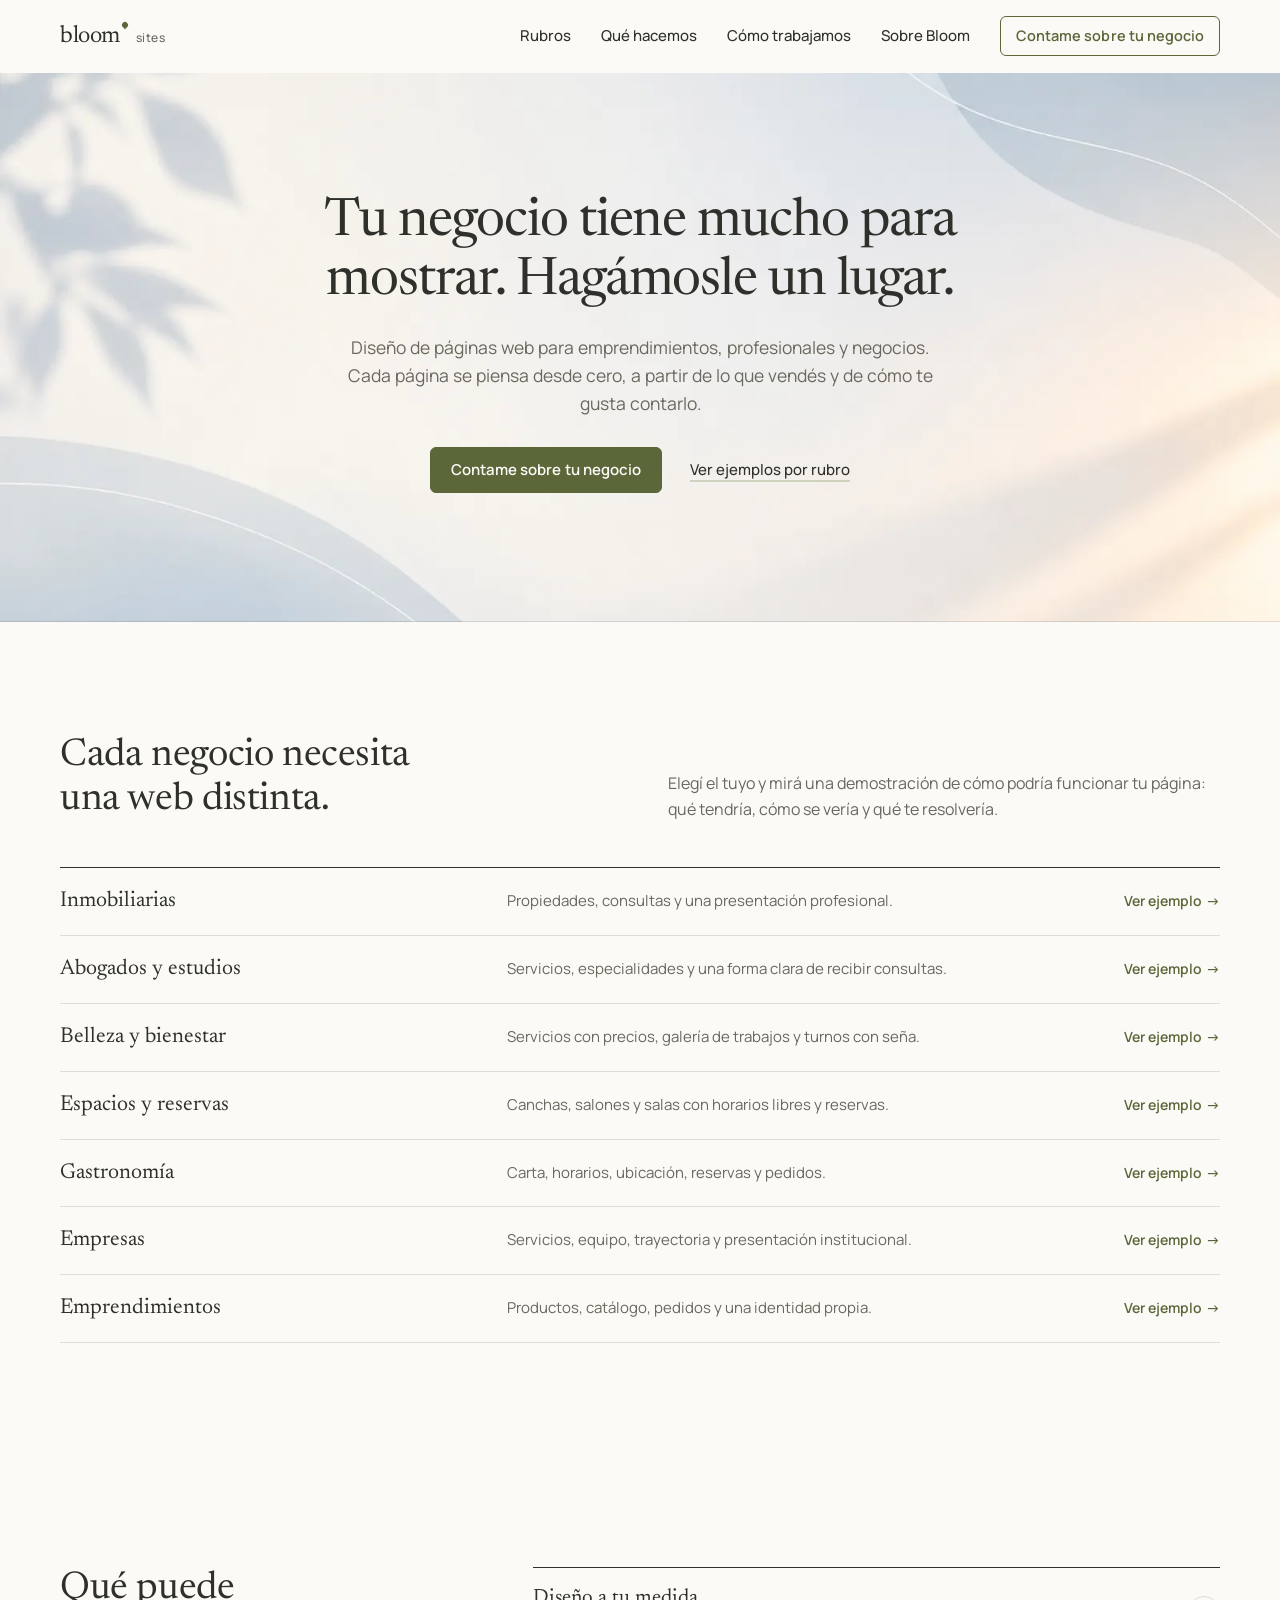
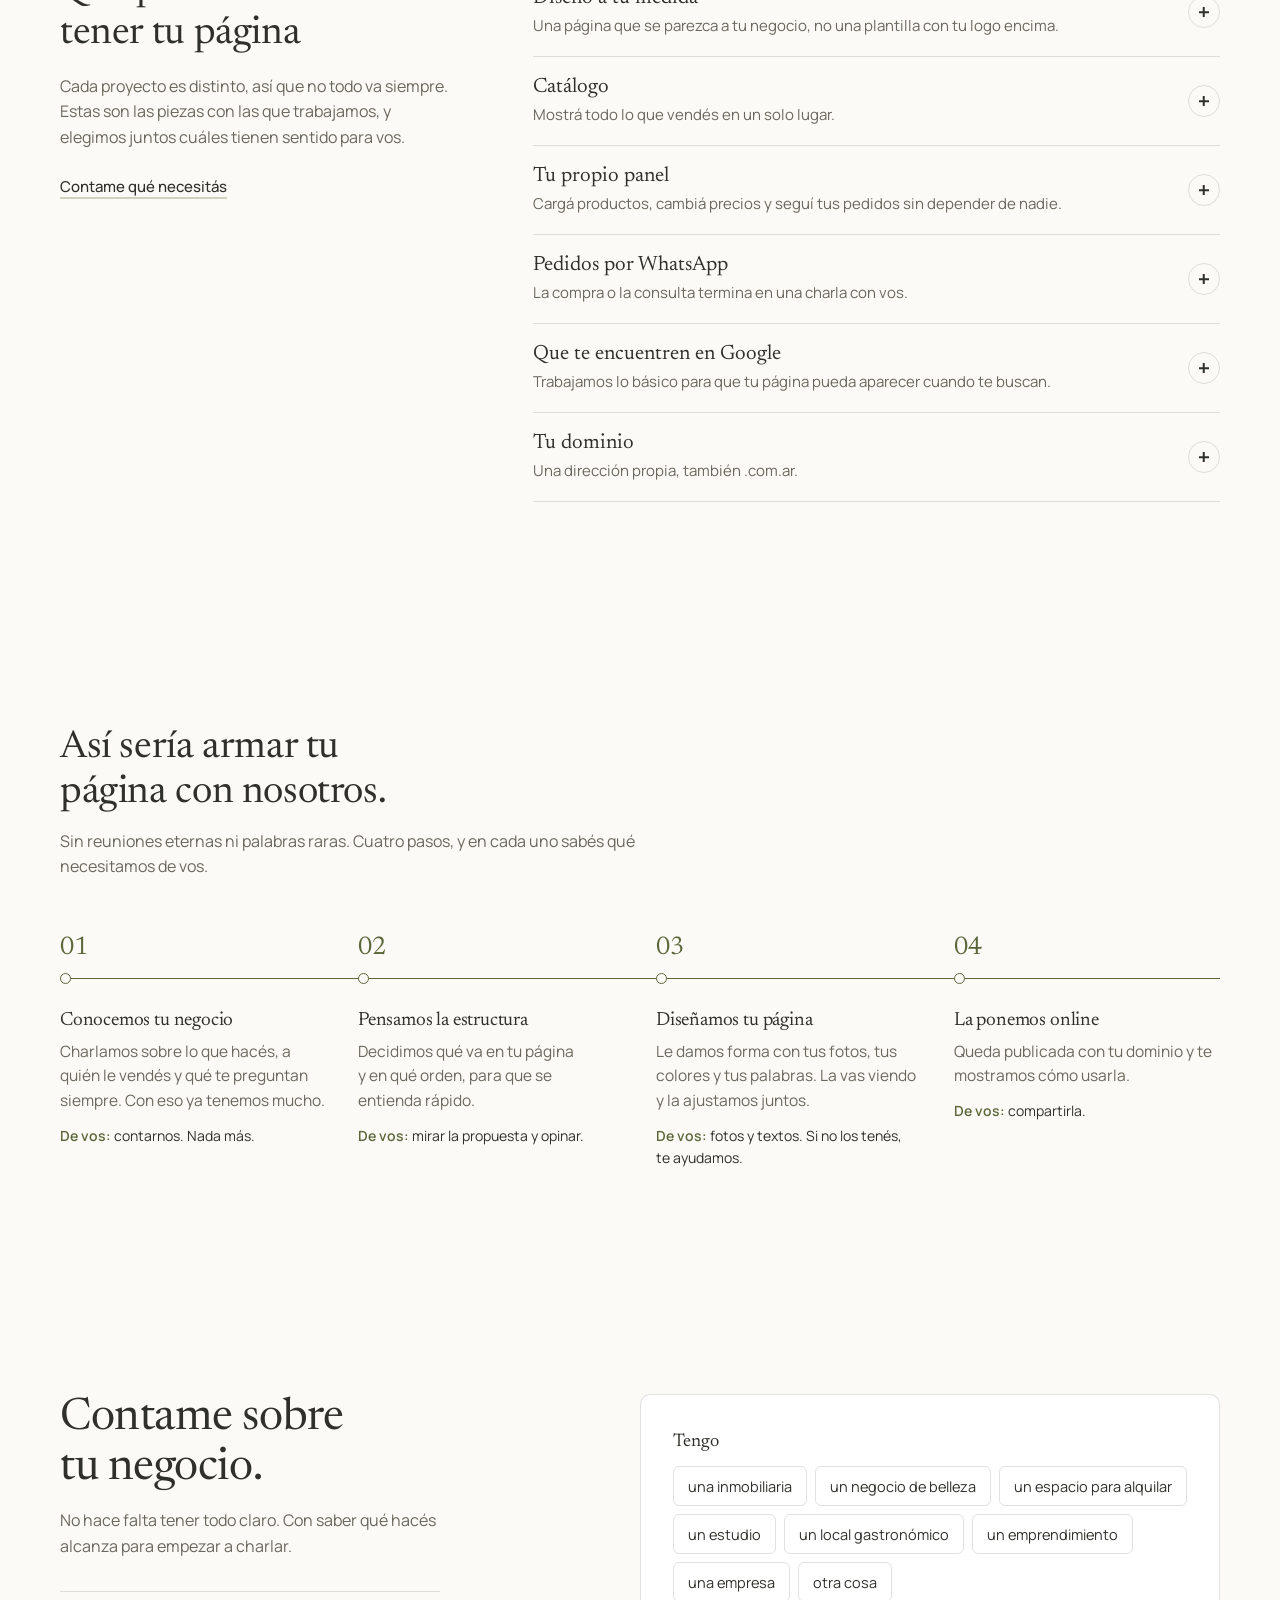
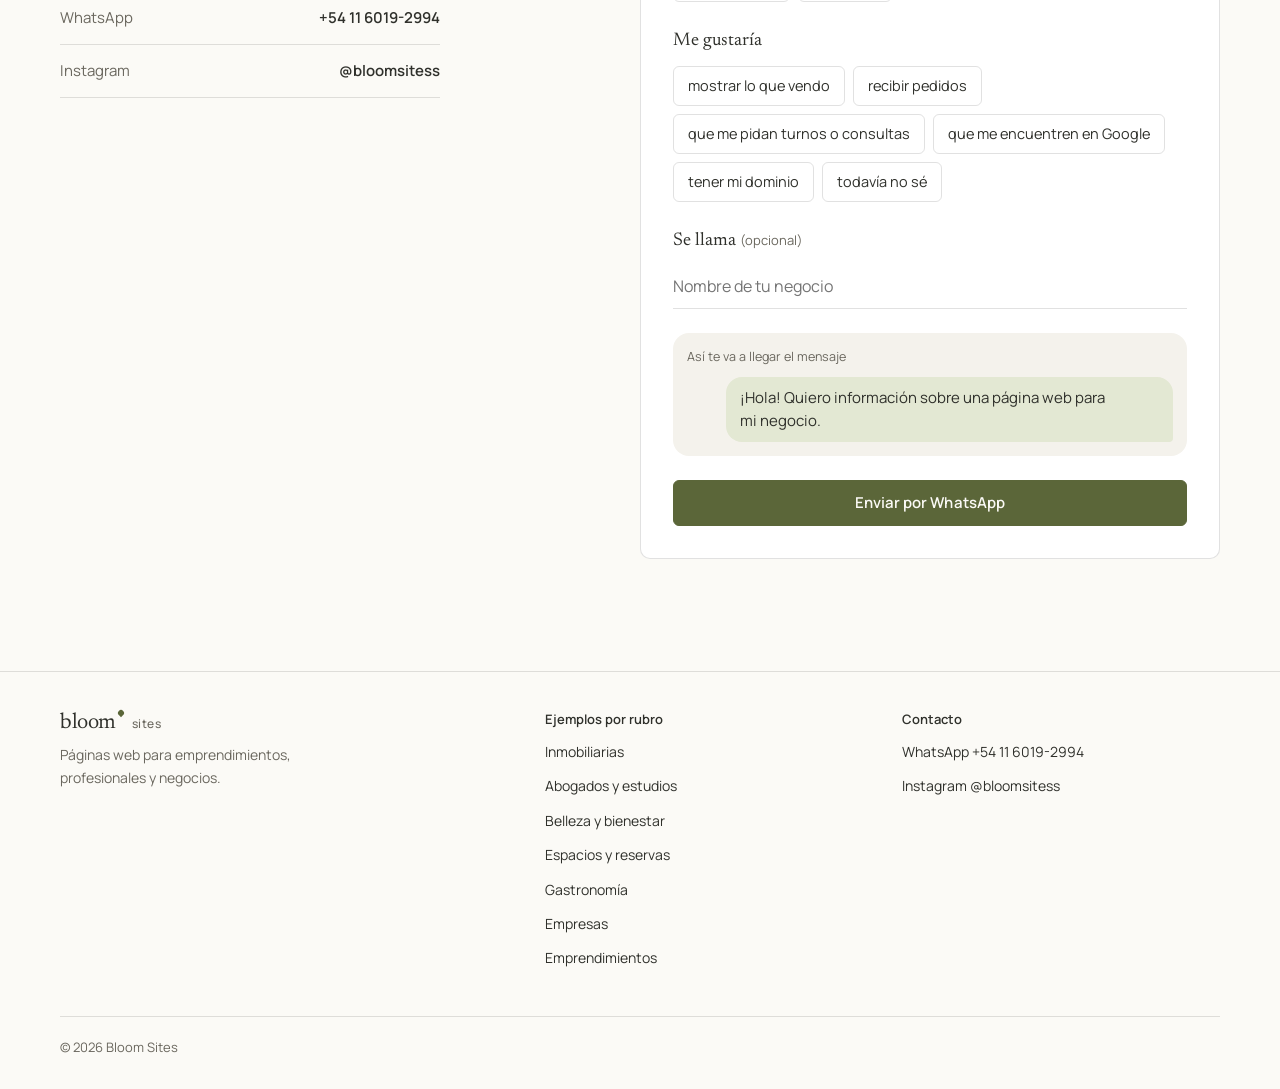
<file: index.html>
<!doctype html>
<html lang="es">
<head>
  <meta charset="utf-8">
  <meta name="viewport" content="width=device-width, initial-scale=1, viewport-fit=cover">
  <title>Bloom Sites | Páginas web para emprendimientos, profesionales y negocios</title>
  <meta name="description" content="Bloom es un estudio chico que diseña páginas web a medida para emprendimientos, profesionales y negocios. Mirá ejemplos por rubro y contanos sobre el tuyo.">
  <link rel="canonical" href="https://tudominio.com.ar/">
  <meta name="robots" content="index, follow">
  <meta name="theme-color" content="#FBFAF6">
  <!-- SEO local: para apuntar a una zona (por ejemplo Buenos Aires o CABA), sumala al title,
       a la description y a "areaServed" del JSON-LD. No se agregó ninguna ubicación a propósito. -->

  <meta property="og:type" content="website">
  <meta property="og:locale" content="es_AR">
  <meta property="og:site_name" content="Bloom Sites">
  <meta property="og:title" content="Bloom Sites | Páginas web para emprendimientos, profesionales y negocios">
  <meta property="og:description" content="Bloom es un estudio chico que diseña páginas web a medida para emprendimientos, profesionales y negocios. Mirá ejemplos por rubro y contanos sobre el tuyo.">
  <meta property="og:url" content="https://tudominio.com.ar/">
  <meta property="og:image" content="https://tudominio.com.ar/assets/images/og-bloom.png">
  <meta property="og:image:width" content="1200">
  <meta property="og:image:height" content="630">
  <meta name="twitter:card" content="summary_large_image">
  <meta name="twitter:title" content="Bloom Sites | Páginas web para emprendimientos, profesionales y negocios">
  <meta name="twitter:description" content="Bloom es un estudio chico que diseña páginas web a medida para emprendimientos, profesionales y negocios. Mirá ejemplos por rubro y contanos sobre el tuyo.">
  <meta name="twitter:image" content="https://tudominio.com.ar/assets/images/og-bloom.png">

  <link rel="icon" href="favicon.ico" sizes="32x32">
  <link rel="icon" href="assets/icons/favicon.svg" type="image/svg+xml">
  <link rel="apple-touch-icon" href="assets/icons/apple-touch-icon.png">
  <link rel="manifest" href="site.webmanifest">

  <link rel="preconnect" href="https://fonts.googleapis.com">
  <link rel="preconnect" href="https://fonts.gstatic.com" crossorigin>
  <link rel="stylesheet" href="https://fonts.googleapis.com/css2?family=Manrope:wght@400..700&family=Newsreader:ital,opsz,wght@0,6..72,300..500;1,6..72,300..500&display=swap">
  <link rel="stylesheet" href="css/style.css">
  <script>document.documentElement.classList.add('js');</script>
  <script type="application/ld+json">
{
  "@context": "https://schema.org",
  "@graph": [
    {
      "@type": "Organization",
      "@id": "https://tudominio.com.ar/#org",
      "name": "Bloom Sites",
      "url": "https://tudominio.com.ar/",
      "logo": "https://tudominio.com.ar/assets/icons/icon-512.png",
      "sameAs": [
        "https://instagram.com/bloomsitess"
      ],
      "contactPoint": {
        "@type": "ContactPoint",
        "telephone": "+54-11-6019-2994",
        "contactType": "customer service",
        "availableLanguage": "es",
        "areaServed": "AR"
      }
    },
    {
      "@type": "WebSite",
      "@id": "https://tudominio.com.ar/#website",
      "url": "https://tudominio.com.ar/",
      "name": "Bloom Sites",
      "inLanguage": "es-AR",
      "publisher": {
        "@id": "https://tudominio.com.ar/#org"
      }
    },
    {
      "@type": "WebPage",
      "@id": "https://tudominio.com.ar/#webpage",
      "url": "https://tudominio.com.ar/",
      "name": "Bloom Sites | Páginas web para emprendimientos, profesionales y negocios",
      "description": "Diseño de páginas web a medida para emprendimientos, profesionales y negocios. Mirá ejemplos por rubro y contanos sobre el tuyo.",
      "isPartOf": {
        "@id": "https://tudominio.com.ar/#website"
      },
      "about": {
        "@id": "https://tudominio.com.ar/#org"
      },
      "inLanguage": "es-AR"
    }
  ]
}
  </script>
</head>
<body class="page-index">
  <a class="skip-link" href="#contenido">Saltar al contenido</a>

  <header class="site-header">
    <div class="wrap header-inner">
      <a class="brand" href="index.html" aria-label="Bloom Sites, ir al inicio">
        <span class="brand-word">bloom</span><span class="brand-bud" aria-hidden="true"></span><span class="brand-sub">sites</span>
      </a>
      <button class="nav-toggle" type="button" aria-expanded="false" aria-controls="nav" aria-label="Abrir menú">
        <span class="nav-toggle-lines" aria-hidden="true"></span>
      </button>
      <nav class="nav" id="nav" aria-label="Principal">
        <div class="nav-main">
          <a href="#rubros">Rubros</a>
          <a href="#que-incluye">Qué hacemos</a>
          <a href="#proceso">Cómo trabajamos</a>
          <a href="#sobre">Sobre Bloom</a>
        </div>
        <div class="nav-rubros">
          <p>Ver ejemplos por rubro</p>
          <ul>
            <li><a href="inmobiliarias.html">Inmobiliarias</a></li>
            <li><a href="abogados.html">Abogados y estudios</a></li>
            <li><a href="belleza.html">Belleza y bienestar</a></li>
            <li><a href="espacios.html">Espacios y reservas</a></li>
            <li><a href="gastronomia.html">Gastronomía</a></li>
            <li><a href="empresas.html">Empresas</a></li>
            <li><a href="emprendimientos.html">Emprendimientos</a></li>
          </ul>
        </div>
        <a class="btn nav-cta" href="#contacto">Contame sobre tu negocio</a>
        <p class="nav-foot">Instagram <a href="https://instagram.com/bloomsitess" target="_blank" rel="noopener">@bloomsitess</a></p>
      </nav>
    </div>
  </header>

  <main id="contenido">

    <!-- ============ HERO ============ -->
    <section class="hero" id="inicio" aria-labelledby="hero-title">
      <div class="wrap hero-inner">
        <h1 class="hero-title" id="hero-title" data-load>Tu negocio tiene mucho para mostrar. Hagámosle un lugar.</h1>
        <p class="hero-lead" data-load style="--d:.1s">
          Diseño de páginas web para emprendimientos, profesionales
          y negocios. Cada página se piensa desde cero, a partir de lo que vendés y de cómo te gusta contarlo.
        </p>
        <div class="hero-actions" data-load style="--d:.2s">
          <a class="btn" href="#contacto">Contame sobre tu negocio</a>
          <a class="link-quiet" href="#rubros">Ver ejemplos por rubro</a>
        </div>
      </div>
    </section>


    <!-- ============ RUBROS ============ -->
    <section class="rubros" id="rubros" aria-labelledby="rubros-title">
      <div class="wrap">
        <div class="rubros-head">
          <h2 id="rubros-title">Cada negocio necesita una web distinta.</h2>
          <p>Elegí el tuyo y mirá una demostración de cómo podría funcionar tu página: qué tendría, cómo se vería y qué te resolvería.</p>
        </div>

        <div class="rubros-layout">
            <ul class="rubro-list">
              <li><a class="rubro-link" href="inmobiliarias.html">
                <span class="rubro-name">Inmobiliarias</span>
                <span class="rubro-line">Propiedades, consultas y una presentación profesional.</span>
                <span class="rubro-go"><span class="t">Ver ejemplo</span><span class="arrow" aria-hidden="true">→</span></span>
              </a></li>
              <li><a class="rubro-link" href="abogados.html">
                <span class="rubro-name">Abogados y estudios</span>
                <span class="rubro-line">Servicios, especialidades y una forma clara de recibir consultas.</span>
                <span class="rubro-go"><span class="t">Ver ejemplo</span><span class="arrow" aria-hidden="true">→</span></span>
              </a></li>
              <li><a class="rubro-link" href="belleza.html">
                <span class="rubro-name">Belleza y bienestar</span>
                <span class="rubro-line">Servicios con precios, galería de trabajos y turnos con seña.</span>
                <span class="rubro-go"><span class="t">Ver ejemplo</span><span class="arrow" aria-hidden="true">→</span></span>
              </a></li>
              <li><a class="rubro-link" href="espacios.html">
                <span class="rubro-name">Espacios y reservas</span>
                <span class="rubro-line">Canchas, salones y salas con horarios libres y reservas.</span>
                <span class="rubro-go"><span class="t">Ver ejemplo</span><span class="arrow" aria-hidden="true">→</span></span>
              </a></li>
              <li><a class="rubro-link" href="gastronomia.html">
                <span class="rubro-name">Gastronomía</span>
                <span class="rubro-line">Carta, horarios, ubicación, reservas y pedidos.</span>
                <span class="rubro-go"><span class="t">Ver ejemplo</span><span class="arrow" aria-hidden="true">→</span></span>
              </a></li>
              <li><a class="rubro-link" href="empresas.html">
                <span class="rubro-name">Empresas</span>
                <span class="rubro-line">Servicios, equipo, trayectoria y presentación institucional.</span>
                <span class="rubro-go"><span class="t">Ver ejemplo</span><span class="arrow" aria-hidden="true">→</span></span>
              </a></li>
              <li><a class="rubro-link" href="emprendimientos.html">
                <span class="rubro-name">Emprendimientos</span>
                <span class="rubro-line">Productos, catálogo, pedidos y una identidad propia.</span>
                <span class="rubro-go"><span class="t">Ver ejemplo</span><span class="arrow" aria-hidden="true">→</span></span>
              </a></li>
            </ul>
        </div>
      </div>
    </section>

    <!-- ============ QUÉ HACEMOS ============ -->
    <section class="services" id="que-incluye" aria-labelledby="svc-title">
      <div class="wrap svc-layout">
        <div class="svc-aside">
          <h2 id="svc-title">Qué puede tener tu página</h2>
          <p>Cada proyecto es distinto, así que no todo va siempre. Estas son las piezas con las que trabajamos, y elegimos juntos cuáles tienen sentido para vos.</p>
          <a class="link-quiet" href="#contacto">Contame qué necesitás</a>
        </div>

        <div class="svc-list">
          <div class="svc-row">
            <h3><button class="svc-trigger" type="button" aria-expanded="false" aria-controls="svc-1" id="svc-1-btn">
              <span class="svc-name">Diseño a tu medida</span>
              <span class="svc-line">Una página que se parezca a tu negocio, no una plantilla con tu logo encima.</span>
              <span class="svc-icon" aria-hidden="true"></span>
            </button></h3>
            <div class="svc-panel" id="svc-1" role="region" aria-labelledby="svc-1-btn">
              <div class="svc-inner"><p>Partimos de lo que vendés, de tus colores y de cómo le hablás a tus clientes. Y la pensamos para que se vea bien estés donde estés: en el celular, en la compu o en la tablet.</p></div>
            </div>
          </div>

          <div class="svc-row">
            <h3><button class="svc-trigger" type="button" aria-expanded="false" aria-controls="svc-2" id="svc-2-btn">
              <span class="svc-name">Catálogo</span>
              <span class="svc-line">Mostrá todo lo que vendés en un solo lugar.</span>
              <span class="svc-icon" aria-hidden="true"></span>
            </button></h3>
            <div class="svc-panel" id="svc-2" role="region" aria-labelledby="svc-2-btn">
              <div class="svc-inner"><p>Productos o servicios ordenados por categoría, con fotos, precios, talles, colores o lo que necesite cada uno. Para que la persona encuentre lo que busca sin preguntarte.</p></div>
            </div>
          </div>

          <div class="svc-row">
            <h3><button class="svc-trigger" type="button" aria-expanded="false" aria-controls="svc-3" id="svc-3-btn">
              <span class="svc-name">Tu propio panel</span>
              <span class="svc-line">Cargá productos, cambiá precios y seguí tus pedidos sin depender de nadie.</span>
              <span class="svc-icon" aria-hidden="true"></span>
            </button></h3>
            <div class="svc-panel" id="svc-3" role="region" aria-labelledby="svc-3-btn">
              <div class="svc-inner">
                <p>Según el proyecto, podés tener un espacio privado para administrar productos, precios, ofertas, ventas, clientes y pedidos. Cada pedido pasa por estados (pendiente, confirmado, preparando, enviado y entregado), así sabés en qué anda cada uno.</p>
              </div>
            </div>
          </div>

          <div class="svc-row">
            <h3><button class="svc-trigger" type="button" aria-expanded="false" aria-controls="svc-4" id="svc-4-btn">
              <span class="svc-name">Pedidos por WhatsApp</span>
              <span class="svc-line">La compra o la consulta termina en una charla con vos.</span>
              <span class="svc-icon" aria-hidden="true"></span>
            </button></h3>
            <div class="svc-panel" id="svc-4" role="region" aria-labelledby="svc-4-btn">
              <div class="svc-inner">
                <p>La persona elige lo que quiere en tu página y te llega un mensaje con el pedido ya armado. Vos respondés y coordinás el pago y el envío como ya lo hacés hoy. <span class="note">Por ahora no incluimos cobros online dentro de la página.</span></p>
              </div>
            </div>
          </div>

          <div class="svc-row">
            <h3><button class="svc-trigger" type="button" aria-expanded="false" aria-controls="svc-5" id="svc-5-btn">
              <span class="svc-name">Que te encuentren en Google</span>
              <span class="svc-line">Trabajamos lo básico para que tu página pueda aparecer cuando te buscan.</span>
              <span class="svc-icon" aria-hidden="true"></span>
            </button></h3>
            <div class="svc-panel" id="svc-5" role="region" aria-labelledby="svc-5-btn">
              <div class="svc-inner">
                <p>Títulos, descripciones y una estructura ordenada para que los buscadores entiendan de qué se trata tu página. No prometemos el primer lugar: nadie puede prometer eso con honestidad.</p>
              </div>
            </div>
          </div>

          <div class="svc-row">
            <h3><button class="svc-trigger" type="button" aria-expanded="false" aria-controls="svc-6" id="svc-6-btn">
              <span class="svc-name">Tu dominio</span>
              <span class="svc-line">Una dirección propia, también .com.ar.</span>
              <span class="svc-icon" aria-hidden="true"></span>
            </button></h3>
            <div class="svc-panel" id="svc-6" role="region" aria-labelledby="svc-6-btn">
              <div class="svc-inner"><p>Te ayudamos a elegir la dirección y a dejarla funcionando con tu página. En la demostración de cada rubro podés probar cómo se vería con el nombre de tu negocio.</p></div>
            </div>
          </div>
        </div>
      </div>
    </section>


    <!-- ============ CÓMO TRABAJAMOS ============ -->
    <section class="process" id="proceso" aria-labelledby="process-title">
      <div class="wrap">
        <div class="process-head">
          <h2 id="process-title">Así sería armar tu página con nosotros.</h2>
          <p>Sin reuniones eternas ni palabras raras. Cuatro pasos, y en cada uno sabés qué necesitamos de vos.</p>
        </div>
        <ol class="steps">
          <li>
            <span class="step-num" aria-hidden="true">01</span><span class="step-dot" aria-hidden="true"></span>
            <h3>Conocemos tu negocio</h3>
            <p>Charlamos sobre lo que hacés, a quién le vendés y qué te preguntan siempre. Con eso ya tenemos mucho.</p>
            <p class="step-you"><span>De vos:</span> contarnos. Nada más.</p>
          </li>
          <li>
            <span class="step-num" aria-hidden="true">02</span><span class="step-dot" aria-hidden="true"></span>
            <h3>Pensamos la estructura</h3>
            <p>Decidimos qué va en tu página y en qué orden, para que se entienda rápido.</p>
            <p class="step-you"><span>De vos:</span> mirar la propuesta y opinar.</p>
          </li>
          <li>
            <span class="step-num" aria-hidden="true">03</span><span class="step-dot" aria-hidden="true"></span>
            <h3>Diseñamos tu página</h3>
            <p>Le damos forma con tus fotos, tus colores y tus palabras. La vas viendo y la ajustamos juntos.</p>
            <p class="step-you"><span>De vos:</span> fotos y textos. Si no los tenés, te ayudamos.</p>
          </li>
          <li>
            <span class="step-num" aria-hidden="true">04</span><span class="step-dot" aria-hidden="true"></span>
            <h3>La ponemos online</h3>
            <p>Queda publicada con tu dominio y te mostramos cómo usarla.</p>
            <p class="step-you"><span>De vos:</span> compartirla.</p>
          </li>
        </ol>
      </div>
    </section>

    <!-- ============ CONTACTO ============ -->
    <section class="contact" id="contacto" aria-labelledby="contact-title">
      <div class="wrap contact-grid">
        <div class="contact-copy">
          <h2 id="contact-title">Contame sobre tu negocio.</h2>
          <p>No hace falta tener todo claro. Con saber qué hacés alcanza para empezar a charlar.</p>
          <ul class="contact-direct">
            <li><span>WhatsApp</span><a data-wa href="https://wa.me/5491160192994" target="_blank" rel="noopener">+54 11 6019-2994</a></li>
            <li><span>Instagram</span><a href="https://instagram.com/bloomsitess" target="_blank" rel="noopener">@bloomsitess</a></li>
          </ul>
        </div>

        <form class="composer" id="composer" aria-label="Armá tu mensaje para WhatsApp">
          <fieldset>
            <legend>Tengo</legend>
            <div class="chips">
              <label class="chip"><input type="radio" name="rubro" data-key="inmobiliarias" value="una inmobiliaria"><span>una inmobiliaria</span></label>
              <label class="chip"><input type="radio" name="rubro" data-key="belleza" value="un negocio de belleza"><span>un negocio de belleza</span></label>
              <label class="chip"><input type="radio" name="rubro" data-key="espacios" value="un espacio para alquilar por turnos"><span>un espacio para alquilar</span></label>
              <label class="chip"><input type="radio" name="rubro" data-key="abogados" value="un estudio"><span>un estudio</span></label>
              <label class="chip"><input type="radio" name="rubro" data-key="gastronomia" value="un local gastronómico"><span>un local gastronómico</span></label>
              <label class="chip"><input type="radio" name="rubro" data-key="emprendimientos" value="un emprendimiento"><span>un emprendimiento</span></label>
              <label class="chip"><input type="radio" name="rubro" data-key="empresas" value="una empresa"><span>una empresa</span></label>
              <label class="chip"><input type="radio" name="rubro" data-key="otro" value="otro tipo de negocio"><span>otra cosa</span></label>
            </div>
          </fieldset>
          <fieldset>
            <legend>Me gustaría</legend>
            <div class="chips">
              <label class="chip"><input type="checkbox" name="need" value="mostrar lo que vendo"><span>mostrar lo que vendo</span></label>
              <label class="chip"><input type="checkbox" name="need" value="recibir pedidos"><span>recibir pedidos</span></label>
              <label class="chip"><input type="checkbox" name="need" value="que me pidan turnos o consultas"><span>que me pidan turnos o consultas</span></label>
              <label class="chip"><input type="checkbox" name="need" value="que me encuentren en Google"><span>que me encuentren en Google</span></label>
              <label class="chip"><input type="checkbox" name="need" value="tener mi propio dominio"><span>tener mi dominio</span></label>
              <label class="chip"><input type="checkbox" name="need" value="unsure"><span>todavía no sé</span></label>
            </div>
          </fieldset>
          <div class="composer-name">
            <label for="composer-name">Se llama <span class="optional">(opcional)</span></label>
            <input id="composer-name" type="text" maxlength="40" autocomplete="organization" placeholder="Nombre de tu negocio">
          </div>
          <div class="composer-preview">
            <span class="composer-label">Así te va a llegar el mensaje</span>
            <p class="bubble bubble-out" id="composer-text" aria-live="polite">¡Hola! Quiero información sobre una página web para mi negocio.</p>
          </div>
          <a class="btn btn-block" id="composer-send" href="https://wa.me/5491160192994" target="_blank" rel="noopener">Enviar por WhatsApp</a>
        </form>
      </div>
    </section>
  </main>

  <footer class="site-footer">
    <div class="wrap footer-grid">
      <div class="footer-brand">
        <a class="brand" href="index.html" aria-label="Bloom Sites, ir al inicio">
          <span class="brand-word">bloom</span><span class="brand-bud" aria-hidden="true"></span><span class="brand-sub">sites</span>
        </a>
        <p>Páginas web para emprendimientos, profesionales y negocios.</p>
      </div>
      <nav class="footer-col" aria-label="Rubros">
        <h2>Ejemplos por rubro</h2>
        <ul>
            <li><a href="inmobiliarias.html">Inmobiliarias</a></li>
            <li><a href="abogados.html">Abogados y estudios</a></li>
            <li><a href="belleza.html">Belleza y bienestar</a></li>
            <li><a href="espacios.html">Espacios y reservas</a></li>
            <li><a href="gastronomia.html">Gastronomía</a></li>
            <li><a href="empresas.html">Empresas</a></li>
            <li><a href="emprendimientos.html">Emprendimientos</a></li>
        </ul>
      </nav>
      <div class="footer-col">
        <h2>Contacto</h2>
        <ul>
          <li><a data-wa href="https://wa.me/5491160192994" target="_blank" rel="noopener">WhatsApp +54 11 6019-2994</a></li>
          <li><a href="https://instagram.com/bloomsitess" target="_blank" rel="noopener">Instagram @bloomsitess</a></li>
        </ul>
      </div>
      <p class="footer-copy">© <span data-year>2026</span> Bloom Sites</p>
    </div>
  </footer>

  <script src="js/script.js" defer></script>
</body>
</html>
</file>
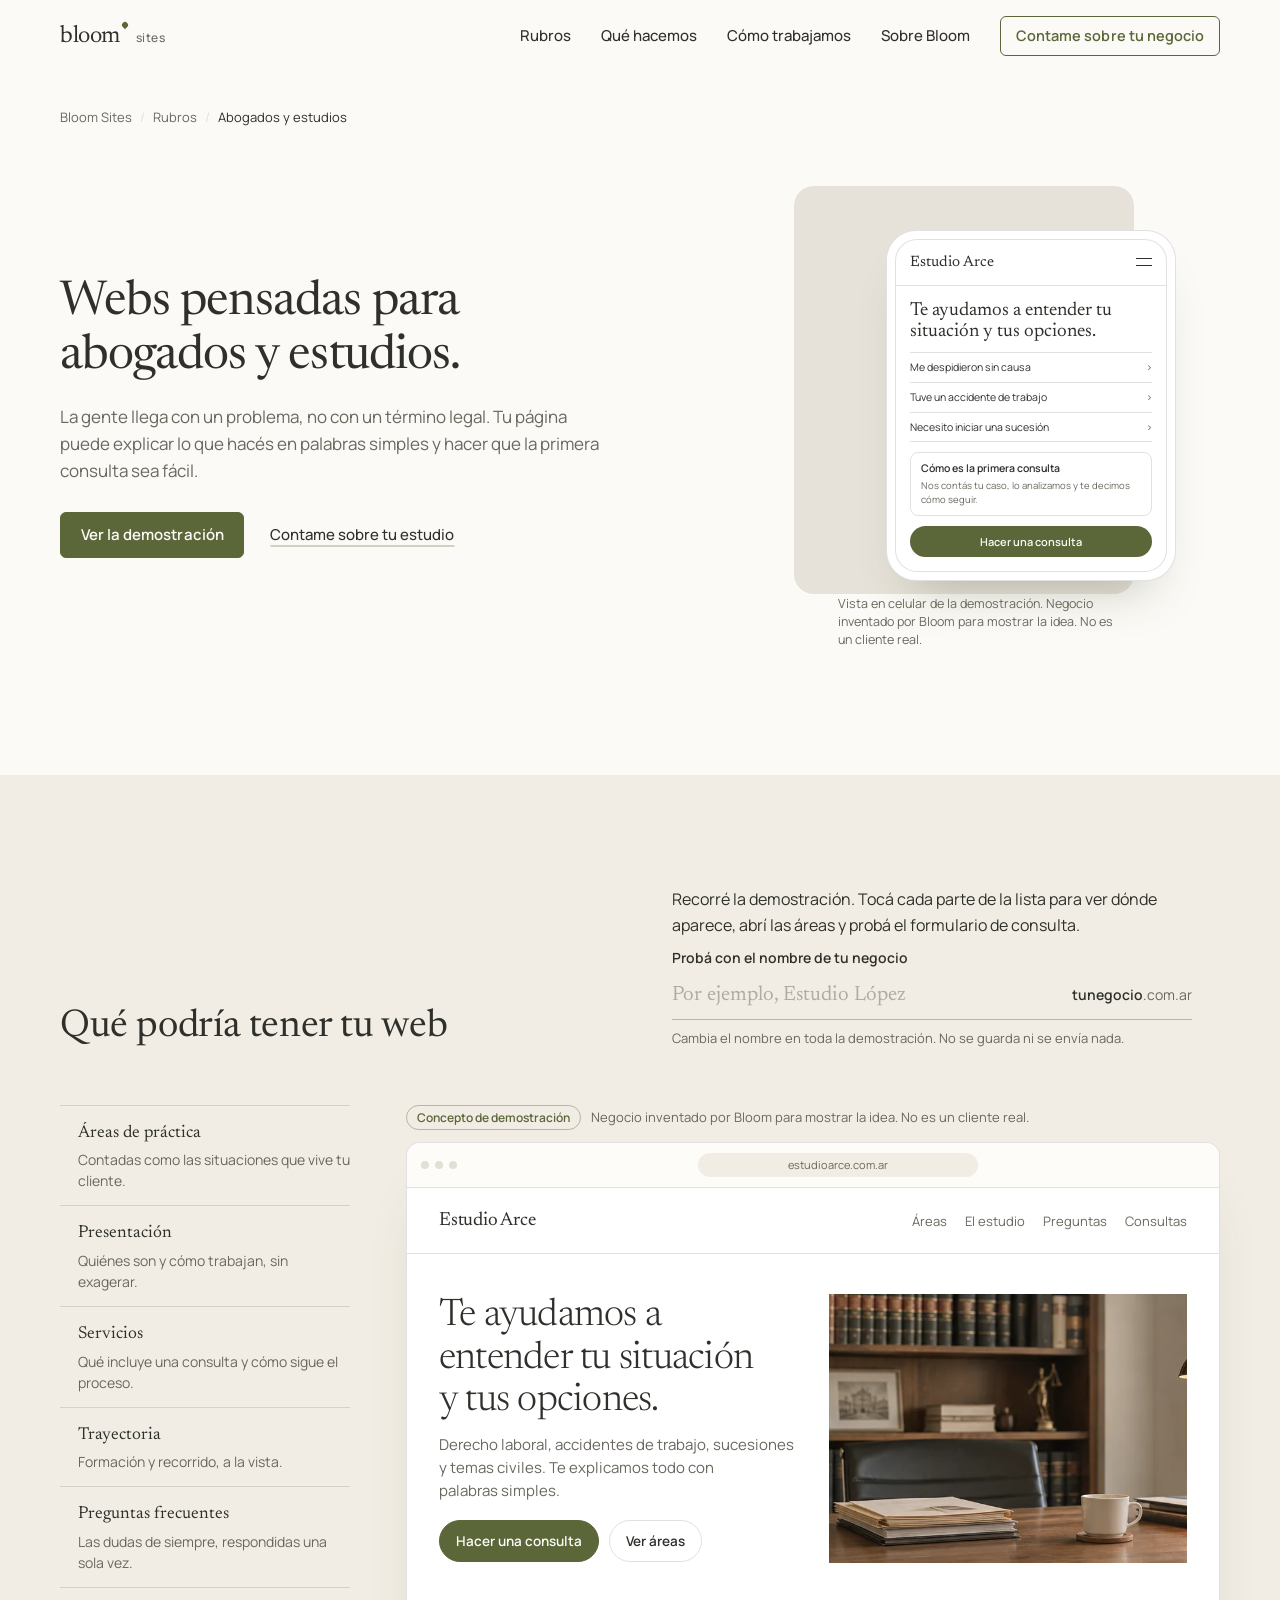
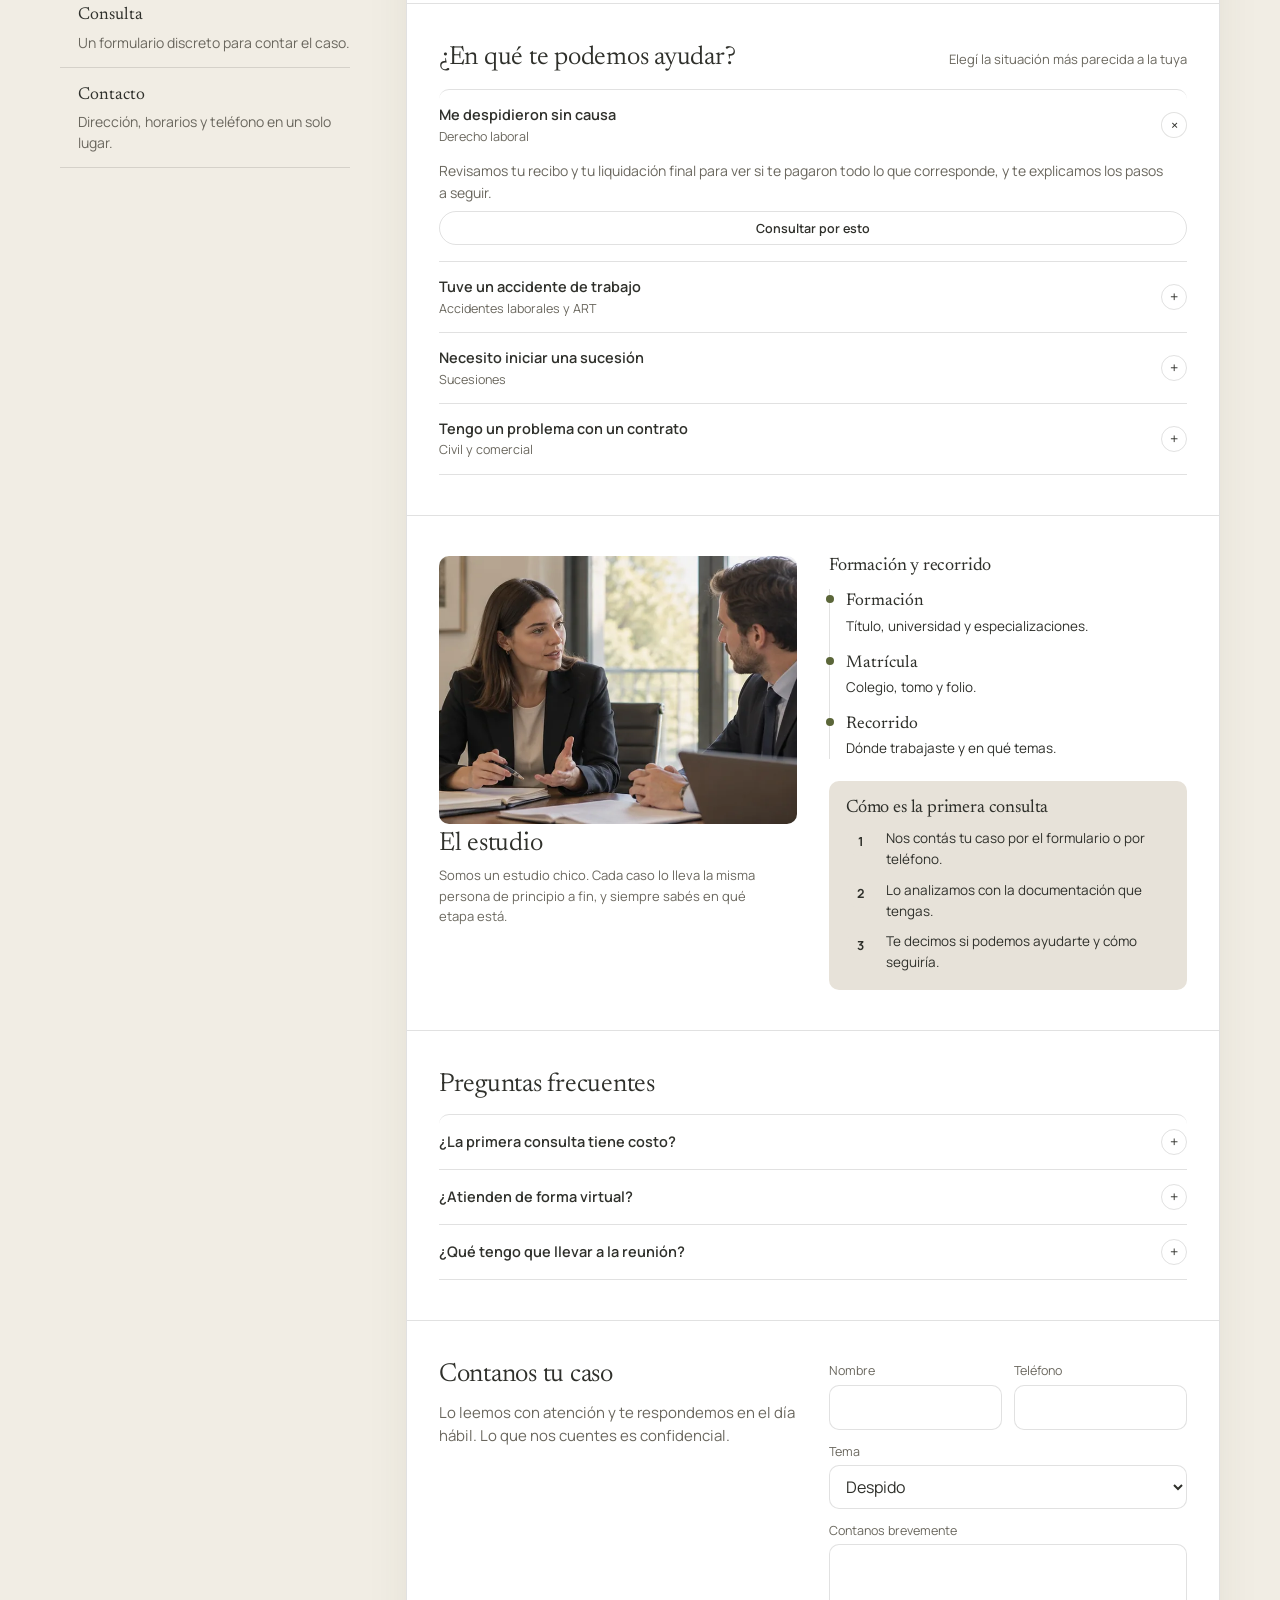
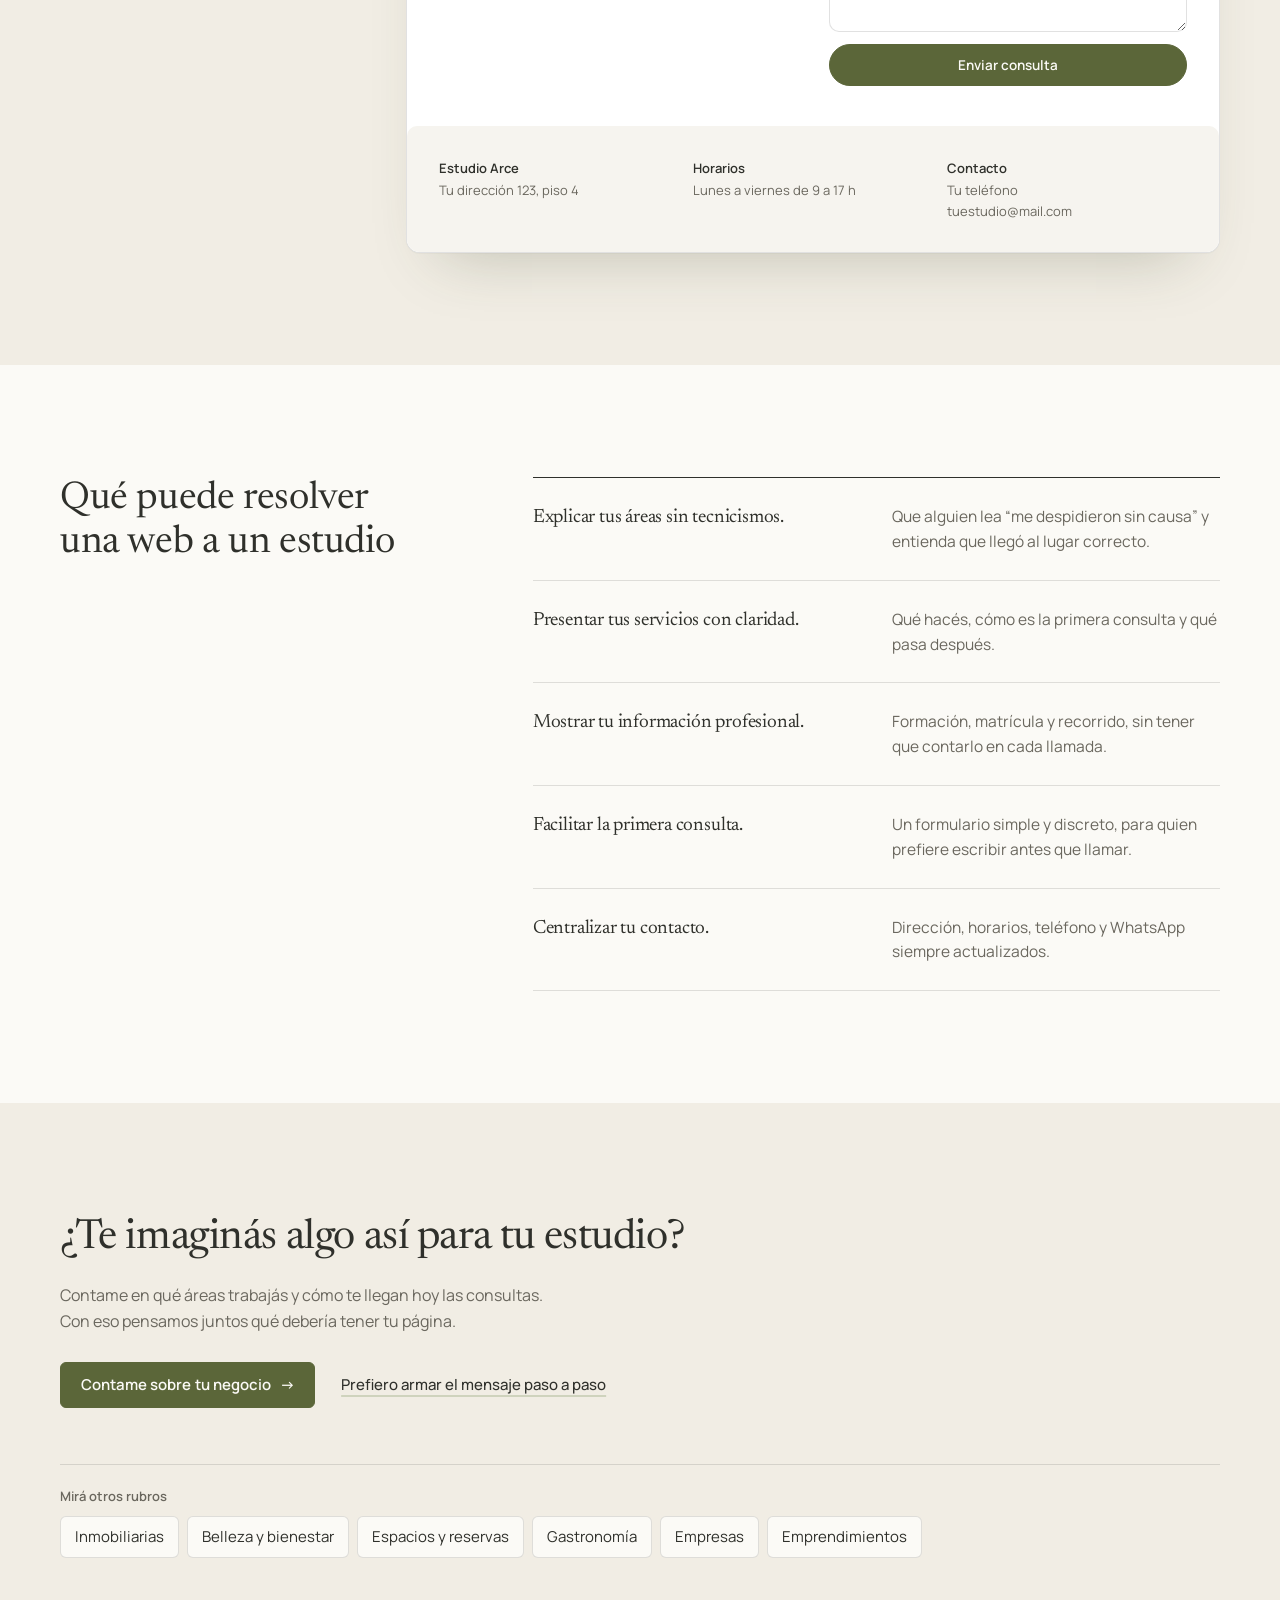
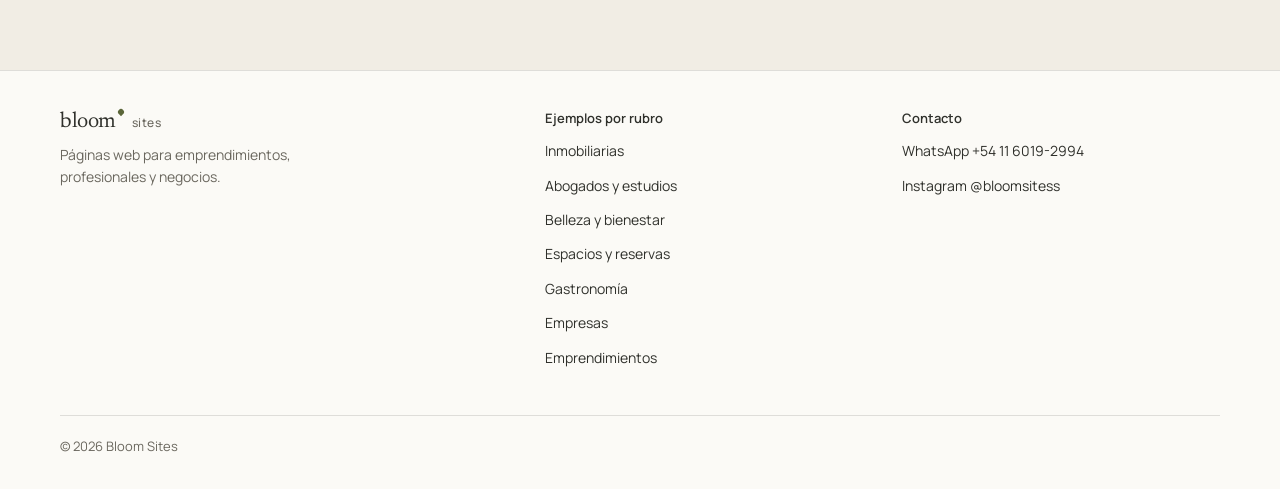
<file: abogados.html>
<!doctype html>
<html lang="es">
<head>
  <meta charset="utf-8">
  <meta name="viewport" content="width=device-width, initial-scale=1, viewport-fit=cover">
  <title>Páginas web para abogados y estudios jurídicos | Bloom Sites</title>
  <meta name="description" content="Una web para tu estudio que explique tus áreas de práctica en palabras simples, presente tu trayectoria y facilite la primera consulta. Mirá la demostración.">
  <link rel="canonical" href="https://tudominio.com.ar/abogados.html">
  <meta name="robots" content="index, follow">
  <meta name="theme-color" content="#FBFAF6">
  <!-- SEO local: para apuntar a una zona (por ejemplo Buenos Aires o CABA), sumala al title,
       a la description y a "areaServed" del JSON-LD. No se agregó ninguna ubicación a propósito. -->

  <meta property="og:type" content="website">
  <meta property="og:locale" content="es_AR">
  <meta property="og:site_name" content="Bloom Sites">
  <meta property="og:title" content="Páginas web para abogados y estudios jurídicos | Bloom Sites">
  <meta property="og:description" content="Una web para tu estudio que explique tus áreas de práctica en palabras simples, presente tu trayectoria y facilite la primera consulta. Mirá la demostración.">
  <meta property="og:url" content="https://tudominio.com.ar/abogados.html">
  <meta property="og:image" content="https://tudominio.com.ar/assets/images/og-abogados.png">
  <meta property="og:image:width" content="1200">
  <meta property="og:image:height" content="630">
  <meta name="twitter:card" content="summary_large_image">
  <meta name="twitter:title" content="Páginas web para abogados y estudios jurídicos | Bloom Sites">
  <meta name="twitter:description" content="Una web para tu estudio que explique tus áreas de práctica en palabras simples, presente tu trayectoria y facilite la primera consulta. Mirá la demostración.">
  <meta name="twitter:image" content="https://tudominio.com.ar/assets/images/og-abogados.png">

  <link rel="icon" href="favicon.ico" sizes="32x32">
  <link rel="icon" href="assets/icons/favicon.svg" type="image/svg+xml">
  <link rel="apple-touch-icon" href="assets/icons/apple-touch-icon.png">
  <link rel="manifest" href="site.webmanifest">

  <link rel="preconnect" href="https://fonts.googleapis.com">
  <link rel="preconnect" href="https://fonts.gstatic.com" crossorigin>
  <link rel="stylesheet" href="https://fonts.googleapis.com/css2?family=Manrope:wght@400..700&family=Newsreader:ital,opsz,wght@0,6..72,300..500;1,6..72,300..500&display=swap">
  <link rel="stylesheet" href="css/style.css">
  <script>document.documentElement.classList.add('js');</script>
  <script type="application/ld+json">
{
  "@context": "https://schema.org",
  "@graph": [
    {
      "@type": "Organization",
      "@id": "https://tudominio.com.ar/#org",
      "name": "Bloom Sites",
      "url": "https://tudominio.com.ar/",
      "logo": "https://tudominio.com.ar/assets/icons/icon-512.png",
      "sameAs": [
        "https://instagram.com/bloomsitess"
      ],
      "contactPoint": {
        "@type": "ContactPoint",
        "telephone": "+54-11-6019-2994",
        "contactType": "customer service",
        "availableLanguage": "es",
        "areaServed": "AR"
      }
    },
    {
      "@type": "WebPage",
      "@id": "https://tudominio.com.ar/abogados.html#webpage",
      "url": "https://tudominio.com.ar/abogados.html",
      "name": "Páginas web para abogados y estudios jurídicos | Bloom Sites",
      "description": "Una web para tu estudio que explique tus áreas de práctica en palabras simples, presente tu trayectoria y facilite la primera consulta. Mirá la demostración.",
      "inLanguage": "es-AR",
      "isPartOf": {
        "@type": "WebSite",
        "@id": "https://tudominio.com.ar/#website",
        "url": "https://tudominio.com.ar/",
        "name": "Bloom Sites"
      },
      "breadcrumb": {
        "@id": "https://tudominio.com.ar/abogados.html#breadcrumb"
      },
      "mainEntity": {
        "@id": "https://tudominio.com.ar/abogados.html#service"
      }
    },
    {
      "@type": "BreadcrumbList",
      "@id": "https://tudominio.com.ar/abogados.html#breadcrumb",
      "itemListElement": [
        {
          "@type": "ListItem",
          "position": 1,
          "name": "Bloom Sites",
          "item": "https://tudominio.com.ar/"
        },
        {
          "@type": "ListItem",
          "position": 2,
          "name": "Abogados y estudios",
          "item": "https://tudominio.com.ar/abogados.html"
        }
      ]
    },
    {
      "@type": "Service",
      "@id": "https://tudominio.com.ar/abogados.html#service",
      "name": "Páginas web para abogados y estudios jurídicos",
      "serviceType": "Diseño de páginas web",
      "description": "Una web para tu estudio que explique tus áreas de práctica en palabras simples, presente tu trayectoria y facilite la primera consulta. Mirá la demostración.",
      "provider": {
        "@id": "https://tudominio.com.ar/#org"
      },
      "areaServed": {
        "@type": "Country",
        "name": "Argentina"
      },
      "audience": {
        "@type": "BusinessAudience",
        "name": "Abogados y estudios"
      }
    }
  ]
}
  </script>
</head>
<body class="page-rubro rubro-abogados" style="--tint:#E7E2D9">
  <a class="skip-link" href="#contenido">Saltar al contenido</a>

  <header class="site-header">
    <div class="wrap header-inner">
      <a class="brand" href="index.html" aria-label="Bloom Sites, ir al inicio">
        <span class="brand-word">bloom</span><span class="brand-bud" aria-hidden="true"></span><span class="brand-sub">sites</span>
      </a>
      <button class="nav-toggle" type="button" aria-expanded="false" aria-controls="nav" aria-label="Abrir menú">
        <span class="nav-toggle-lines" aria-hidden="true"></span>
      </button>
      <nav class="nav" id="nav" aria-label="Principal">
        <div class="nav-main">
          <a href="index.html#rubros">Rubros</a>
          <a href="index.html#que-incluye">Qué hacemos</a>
          <a href="index.html#proceso">Cómo trabajamos</a>
          <a href="index.html#sobre">Sobre Bloom</a>
        </div>
        <div class="nav-rubros">
          <p>Ver ejemplos por rubro</p>
          <ul>
            <li><a href="inmobiliarias.html">Inmobiliarias</a></li>
            <li><a href="abogados.html" aria-current="page">Abogados y estudios</a></li>
            <li><a href="belleza.html">Belleza y bienestar</a></li>
            <li><a href="espacios.html">Espacios y reservas</a></li>
            <li><a href="gastronomia.html">Gastronomía</a></li>
            <li><a href="empresas.html">Empresas</a></li>
            <li><a href="emprendimientos.html">Emprendimientos</a></li>
          </ul>
        </div>
        <a class="btn nav-cta" href="index.html#contacto">Contame sobre tu negocio</a>
        <p class="nav-foot">Instagram <a href="https://instagram.com/bloomsitess" target="_blank" rel="noopener">@bloomsitess</a></p>
      </nav>
    </div>
  </header>

  <main id="contenido">
    <section class="r-hero" aria-labelledby="r-title">
      <div class="wrap">
        <nav class="crumbs" aria-label="Ruta de navegación">
          <ol>
            <li><a href="index.html">Bloom Sites</a></li>
            <li><a href="index.html#rubros">Rubros</a></li>
            <li aria-current="page">Abogados y estudios</li>
          </ol>
        </nav>
        <div class="r-hero-grid">
          <div>
            <h1 id="r-title" data-load>Webs pensadas para abogados y estudios.</h1>
            <p class="r-lead" data-load style="--d:.12s">La gente llega con un problema, no con un término legal. Tu página puede explicar lo que hacés en palabras simples y hacer que la primera consulta sea fácil.</p>
            <div class="r-actions" data-load style="--d:.22s">
              <a class="btn" href="#demo">Ver la demostración</a>
              <a class="link-quiet" data-wa data-wa-msg="¡Hola! Tengo un estudio jurídico y vi la demostración en la web de Bloom. Quiero información sobre una página web." href="https://wa.me/5491160192994" target="_blank" rel="noopener">Contame sobre tu estudio</a>
            </div>
          </div>
          <figure class="r-visual" data-load style="--d:.3s">
            <div class="phone r-phone" aria-hidden="true">
              <div class="ps">
                <div class="ps-top"><span class="ps-logo">Estudio Arce</span><span class="ps-burger"></span></div>
                <div class="ps-body">
                  <p class="ps-title">Te ayudamos a entender tu situación y tus opciones.</p>
                  <div class="mk-areas"><p>Me despidieron sin causa<i>›</i></p><p>Tuve un accidente de trabajo<i>›</i></p><p>Necesito iniciar una sucesión<i>›</i></p></div>
                  <div class="mk-box"><strong>Cómo es la primera consulta</strong><span class="mk-s">Nos contás tu caso, lo analizamos y te decimos cómo seguir.</span></div>
                  <span class="ps-btn">Hacer una consulta</span>
                </div>

              </div>
            </div>
            <figcaption class="caption">Vista en celular de la demostración. Negocio inventado por Bloom para mostrar la idea. No es un cliente real.</figcaption>
          </figure>
        </div>
      </div>
    </section>

    <section class="r-demo" id="demo" aria-labelledby="demo-title">
      <div class="wrap">
        <div class="r-demo-head">
          <div>
            <h2 id="demo-title">Qué podría tener tu web</h2>
          </div>
          <div>
            <p>Recorré la demostración. Tocá cada parte de la lista para ver dónde aparece, abrí las áreas y probá el formulario de consulta.</p>
            <div class="name-try">
              <label for="biz-name">Probá con el nombre de tu negocio</label>
              <div class="name-field">
                <input id="biz-name" type="text" maxlength="32" autocomplete="organization" placeholder="Por ejemplo, Estudio López">
                <span class="name-domain" aria-live="polite"><span data-url-preview>tunegocio</span>.com.ar</span>
              </div>
              <p class="name-help">Cambia el nombre en toda la demostración. No se guarda ni se envía nada.</p>
            </div>
            
          </div>
        </div>

        <div class="r-demo-layout">
          <div class="r-feats">
            <ul class="feat-list" aria-label="Partes de la demostración">
            <li><button type="button" class="feat" data-key="areas" aria-pressed="false" aria-controls="demo-frame">
              <span class="feat-name">Áreas de práctica</span><span class="feat-text">Contadas como las situaciones que vive tu cliente.</span>
            </button></li>
            <li><button type="button" class="feat" data-key="presentacion" aria-pressed="false" aria-controls="demo-frame">
              <span class="feat-name">Presentación</span><span class="feat-text">Quiénes son y cómo trabajan, sin exagerar.</span>
            </button></li>
            <li><button type="button" class="feat" data-key="servicios" aria-pressed="false" aria-controls="demo-frame">
              <span class="feat-name">Servicios</span><span class="feat-text">Qué incluye una consulta y cómo sigue el proceso.</span>
            </button></li>
            <li><button type="button" class="feat" data-key="trayectoria" aria-pressed="false" aria-controls="demo-frame">
              <span class="feat-name">Trayectoria</span><span class="feat-text">Formación y recorrido, a la vista.</span>
            </button></li>
            <li><button type="button" class="feat" data-key="faq" aria-pressed="false" aria-controls="demo-frame">
              <span class="feat-name">Preguntas frecuentes</span><span class="feat-text">Las dudas de siempre, respondidas una sola vez.</span>
            </button></li>
            <li><button type="button" class="feat" data-key="consulta" aria-pressed="false" aria-controls="demo-frame">
              <span class="feat-name">Consulta</span><span class="feat-text">Un formulario discreto para contar el caso.</span>
            </button></li>
            <li><button type="button" class="feat" data-key="contacto" aria-pressed="false" aria-controls="demo-frame">
              <span class="feat-name">Contacto</span><span class="feat-text">Dirección, horarios y teléfono en un solo lugar.</span>
            </button></li>
            </ul>
            <p class="feat-caption" aria-live="polite"></p>
          </div>
          <div class="r-demo-frame" id="demo-frame">
            <p class="demo-label"><span class="tag">Concepto de demostración</span> Negocio inventado por Bloom para mostrar la idea. No es un cliente real.</p>
            <div class="browser">
              <div class="browser-bar"><span class="dots" aria-hidden="true"><i></i><i></i><i></i></span><span class="url"><span data-url data-default="Estudio Arce">estudioarce</span>.com.ar</span></div>
              <div class="dm" aria-label="Demostración de una página para abogados y estudios" role="region">
                <nav class="dm-nav" aria-label="Menú de la demostración">
                  <span class="dm-logo" data-brand data-default="Estudio Arce">Estudio Arce</span>
                  <div class="dm-links"><a href="#dm-areas">Áreas</a><a href="#dm-estudio">El estudio</a><a href="#dm-faq">Preguntas</a><a href="#dm-consulta">Consultas</a></div>
                </nav>

                <section class="dm-sec">
                  <div class="dm-split is-center">
                    <div>
                      <h3 class="dm-h1">Te ayudamos a entender tu situación y tus opciones.</h3>
                      <p class="dm-lead">Derecho laboral, accidentes de trabajo, sucesiones y temas civiles. Te explicamos todo con palabras simples.</p>
                      <div class="dm-actions"><a class="dm-btn" href="#dm-consulta">Hacer una consulta</a><a class="dm-btn is-ghost" href="#dm-areas">Ver áreas</a></div>
                    </div>
                    <img src="assets/images/abog-escritorio.webp" alt="Escritorio de madera con biblioteca en un estudio jurídico" width="800" height="600" style="display:block;width:100%;height:auto;aspect-ratio:4/3;object-fit:cover;border-radius:inherit">
                  </div>
                </section>

                <section class="dm-sec" id="dm-areas" aria-label="Áreas de práctica">
                  <div class="dm-sec-head"><h4 class="dm-h2">¿En qué te podemos ayudar?</h4><span class="dm-muted">Elegí la situación más parecida a la tuya</span></div>
                  <div class="dm-acc" data-part="areas">
                    <details open>
                      <summary><span>Me despidieron sin causa<small>Derecho laboral</small></span></summary>
                      <div class="dm-acc-body"><p>Revisamos tu recibo y tu liquidación final para ver si te pagaron todo lo que corresponde, y te explicamos los pasos a seguir.</p><a class="dm-btn is-small is-ghost" href="#dm-consulta">Consultar por esto</a></div>
                    </details>
                    <details>
                      <summary><span>Tuve un accidente de trabajo<small>Accidentes laborales y ART</small></span></summary>
                      <div class="dm-acc-body"><p>Te acompañamos en el reclamo ante la ART, desde la denuncia hasta la comisión médica.</p><a class="dm-btn is-small is-ghost" href="#dm-consulta">Consultar por esto</a></div>
                    </details>
                    <details>
                      <summary><span>Necesito iniciar una sucesión<small>Sucesiones</small></span></summary>
                      <div class="dm-acc-body"><p>Te decimos qué documentación hace falta y cómo es el trámite, de principio a fin.</p><a class="dm-btn is-small is-ghost" href="#dm-consulta">Consultar por esto</a></div>
                    </details>
                    <details>
                      <summary><span>Tengo un problema con un contrato<small>Civil y comercial</small></span></summary>
                      <div class="dm-acc-body"><p>Alquileres, compraventas, deudas o incumplimientos. Analizamos el caso y te proponemos opciones.</p><a class="dm-btn is-small is-ghost" href="#dm-consulta">Consultar por esto</a></div>
                    </details>
                  </div>
                </section>

                <section class="dm-sec" id="dm-estudio" aria-label="El estudio">
                  <div class="dm-split">
                    <div class="dm-card" data-part="presentacion">
                      <img src="assets/images/abog-equipo.webp" alt="Equipo del estudio jurídico" width="800" height="600" style="display:block;width:100%;height:auto;aspect-ratio:4/3;object-fit:cover;border-radius:inherit">
                      <h4 class="dm-h2">El estudio</h4>
                      <p class="dm-muted">Somos un estudio chico. Cada caso lo lleva la misma persona de principio a fin, y siempre sabés en qué etapa está.</p>
                    </div>
                    <div class="dm-card" style="gap:22px">
                      <div data-part="trayectoria">
                        <h4 class="dm-h3" style="margin-bottom:12px">Formación y recorrido</h4>
                        <ul class="dm-timeline">
                          <li><b>Formación</b>Título, universidad y especializaciones.</li>
                          <li><b>Matrícula</b>Colegio, tomo y folio.</li>
                          <li><b>Recorrido</b>Dónde trabajaste y en qué temas.</li>
                        </ul>
                      </div>
                      <div data-part="servicios" class="dm-box dm-soft">
                        <h4 class="dm-h3">Cómo es la primera consulta</h4>
                        <ol class="dm-steps">
                          <li>Nos contás tu caso por el formulario o por teléfono.</li>
                          <li>Lo analizamos con la documentación que tengas.</li>
                          <li>Te decimos si podemos ayudarte y cómo seguiría.</li>
                        </ol>
                      </div>
                    </div>
                  </div>
                </section>

                <section class="dm-sec" id="dm-faq" aria-label="Preguntas frecuentes">
                  <h4 class="dm-h2" style="margin-bottom:14px">Preguntas frecuentes</h4>
                  <div class="dm-acc" data-part="faq">
                    <details><summary>¿La primera consulta tiene costo?</summary><div class="dm-acc-body"><p>Acá cada estudio explica su modalidad, para que nadie tenga que preguntarlo por mensaje.</p></div></details>
                    <details><summary>¿Atienden de forma virtual?</summary><div class="dm-acc-body"><p>Se puede aclarar si la consulta es presencial, por videollamada o ambas.</p></div></details>
                    <details><summary>¿Qué tengo que llevar a la reunión?</summary><div class="dm-acc-body"><p>Una lista simple de documentos según cada tipo de caso.</p></div></details>
                  </div>
                </section>

                <section class="dm-sec" id="dm-consulta" aria-label="Consulta">
                  <div class="dm-split">
                    <div>
                      <h4 class="dm-h2">Contanos tu caso</h4>
                      <p class="dm-lead">Lo leemos con atención y te respondemos en el día hábil. Lo que nos cuentes es confidencial.</p>
                    </div>
                    <form class="dm-form" data-part="consulta" data-demo-form="En tu web, la consulta te llegaría por mail o por WhatsApp, con todos estos datos.">
                      <div class="dm-row">
                        <label class="dm-field">Nombre<input type="text" name="nombre" autocomplete="name" required></label>
                        <label class="dm-field">Teléfono<input type="tel" name="tel" autocomplete="tel" required></label>
                      </div>
                      <label class="dm-field">Tema
                        <select name="tema"><option>Despido</option><option>Accidente de trabajo</option><option>Sucesión</option><option>Contratos</option><option>Otro</option></select>
                      </label>
                      <label class="dm-field">Contanos brevemente<textarea name="mensaje" required></textarea></label>
                      <button type="submit" class="dm-btn">Enviar consulta</button>
                    </form>
                  </div>
                </section>

                <footer class="dm-foot" data-part="contacto">
                  <div class="dm-foot-grid">
                    <div><b data-brand data-default="Estudio Arce">Estudio Arce</b>Tu dirección 123, piso 4</div>
                    <div><b>Horarios</b>Lunes a viernes de 9 a 17 h</div>
                    <div><b>Contacto</b>Tu teléfono<br>tuestudio@mail.com</div>
                  </div>
                </footer>

              </div>
            </div>
          </div>
        </div>
      </div>
    </section>

    <section class="r-solves" aria-labelledby="solves-title">
      <div class="wrap r-solves-grid">
        <h2 id="solves-title">Qué puede resolver una web a un estudio</h2>
        <ul class="solves-list">
          <li><h3>Explicar tus áreas sin tecnicismos.</h3><p>Que alguien lea “me despidieron sin causa” y entienda que llegó al lugar correcto.</p></li>
          <li><h3>Presentar tus servicios con claridad.</h3><p>Qué hacés, cómo es la primera consulta y qué pasa después.</p></li>
          <li><h3>Mostrar tu información profesional.</h3><p>Formación, matrícula y recorrido, sin tener que contarlo en cada llamada.</p></li>
          <li><h3>Facilitar la primera consulta.</h3><p>Un formulario simple y discreto, para quien prefiere escribir antes que llamar.</p></li>
          <li><h3>Centralizar tu contacto.</h3><p>Dirección, horarios, teléfono y WhatsApp siempre actualizados.</p></li>
        </ul>
      </div>
    </section>

    <section class="r-cta" aria-labelledby="cta-title">
      <div class="wrap">
        <div class="r-cta-inner">
          <h2 id="cta-title">¿Te imaginás algo así para tu estudio?</h2>
          <p>Contame en qué áreas trabajás y cómo te llegan hoy las consultas. Con eso pensamos juntos qué debería tener tu página.</p>
          <div class="r-cta-actions">
            <a class="btn" data-wa data-wa-msg="¡Hola! Tengo un estudio jurídico y vi la demostración en la web de Bloom. Quiero información sobre una página web." href="https://wa.me/5491160192994" target="_blank" rel="noopener">Contame sobre tu negocio <span class="arrow" aria-hidden="true">→</span></a>
            <a class="link-quiet" href="index.html?rubro=abogados#contacto">Prefiero armar el mensaje paso a paso</a>
          </div>
        </div>
        <nav class="other-rubros" aria-labelledby="otros-title">
          <h2 id="otros-title">Mirá otros rubros</h2>
          <ul>
          <li><a href="inmobiliarias.html">Inmobiliarias</a></li>
          <li><a href="belleza.html">Belleza y bienestar</a></li>
          <li><a href="espacios.html">Espacios y reservas</a></li>
          <li><a href="gastronomia.html">Gastronomía</a></li>
          <li><a href="empresas.html">Empresas</a></li>
          <li><a href="emprendimientos.html">Emprendimientos</a></li>
          </ul>
        </nav>
      </div>
    </section>
  </main>

  <footer class="site-footer">
    <div class="wrap footer-grid">
      <div class="footer-brand">
        <a class="brand" href="index.html" aria-label="Bloom Sites, ir al inicio">
          <span class="brand-word">bloom</span><span class="brand-bud" aria-hidden="true"></span><span class="brand-sub">sites</span>
        </a>
        <p>Páginas web para emprendimientos, profesionales y negocios.</p>
      </div>
      <nav class="footer-col" aria-label="Rubros">
        <h2>Ejemplos por rubro</h2>
        <ul>
            <li><a href="inmobiliarias.html">Inmobiliarias</a></li>
            <li><a href="abogados.html">Abogados y estudios</a></li>
            <li><a href="belleza.html">Belleza y bienestar</a></li>
            <li><a href="espacios.html">Espacios y reservas</a></li>
            <li><a href="gastronomia.html">Gastronomía</a></li>
            <li><a href="empresas.html">Empresas</a></li>
            <li><a href="emprendimientos.html">Emprendimientos</a></li>
        </ul>
      </nav>
      <div class="footer-col">
        <h2>Contacto</h2>
        <ul>
          <li><a data-wa href="https://wa.me/5491160192994" target="_blank" rel="noopener">WhatsApp +54 11 6019-2994</a></li>
          <li><a href="https://instagram.com/bloomsitess" target="_blank" rel="noopener">Instagram @bloomsitess</a></li>
        </ul>
      </div>
      <p class="footer-copy">© <span data-year>2026</span> Bloom Sites</p>
    </div>
  </footer>

  <div class="toast" id="toast" role="status" aria-live="polite">
    <p></p>
    <button type="button" aria-label="Cerrar aviso">×</button>
  </div>
  <script src="js/script.js" defer></script>
</body>
</html>
</file>
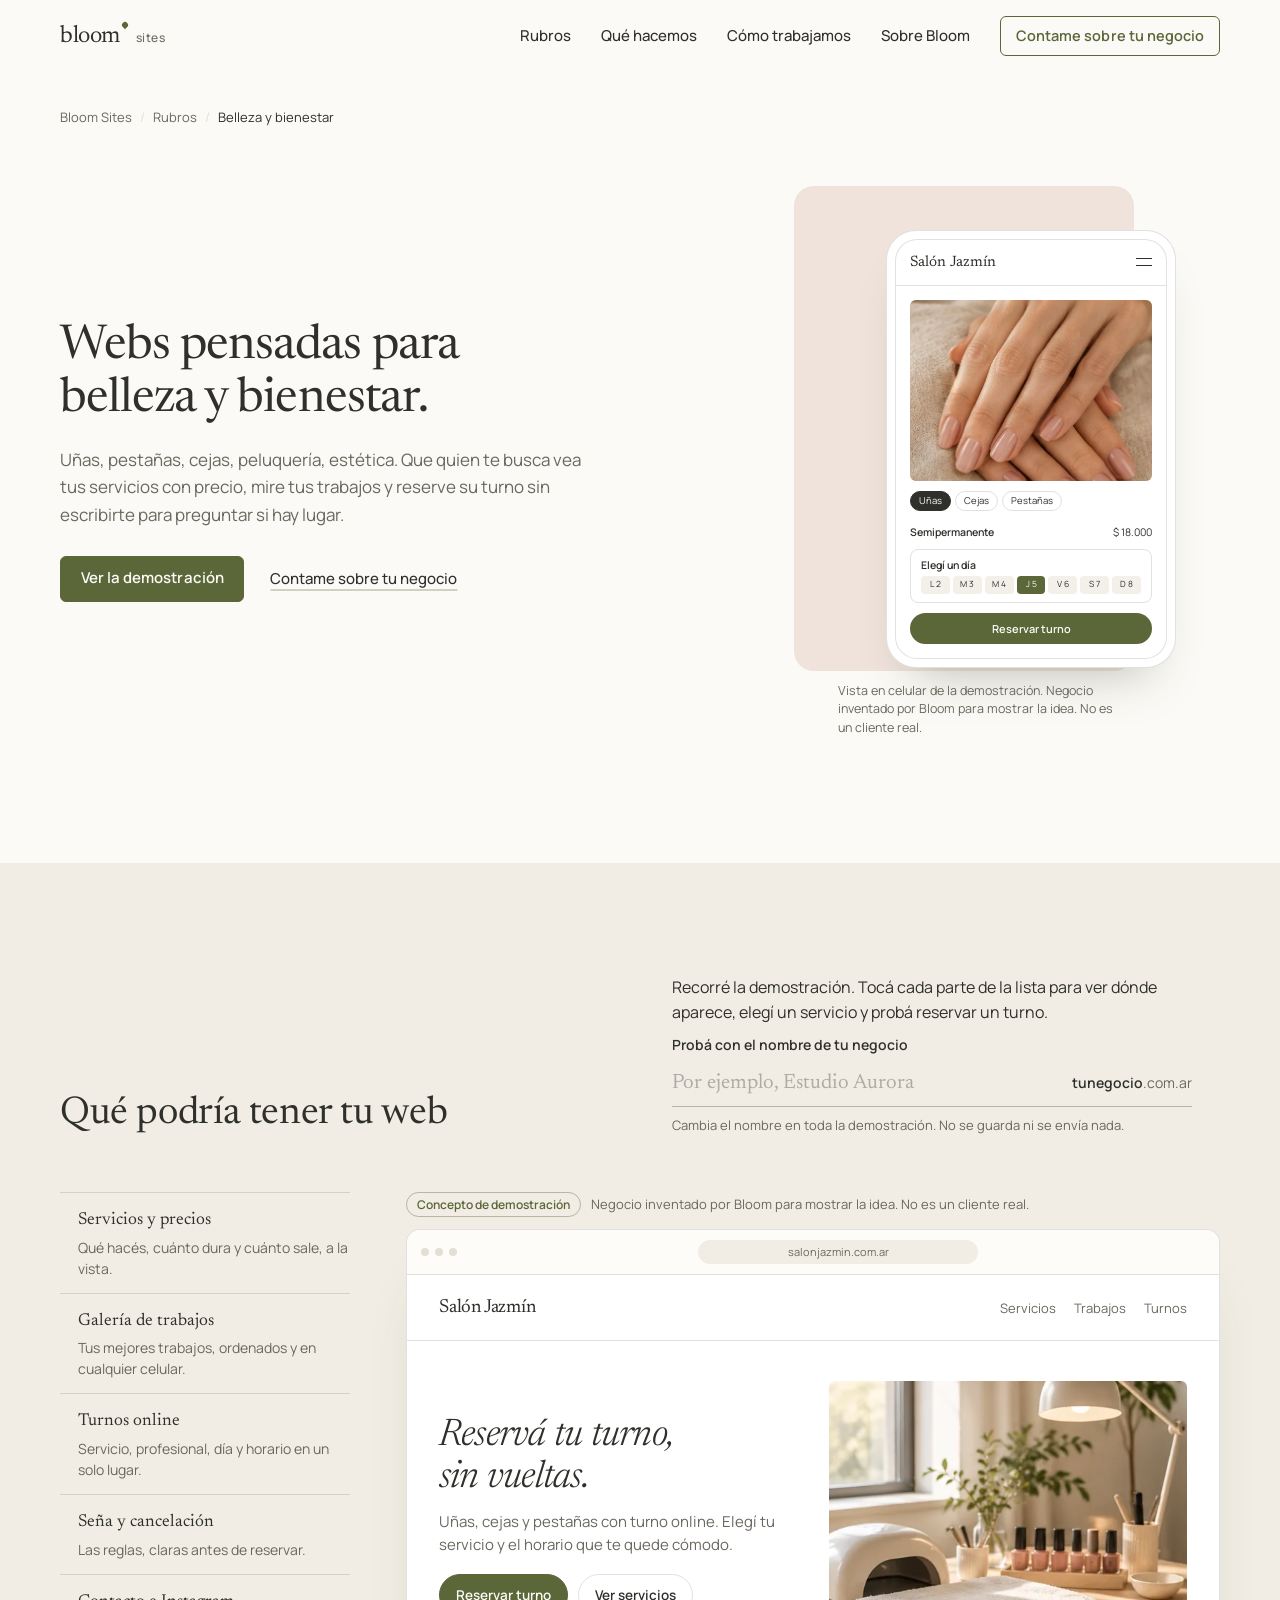
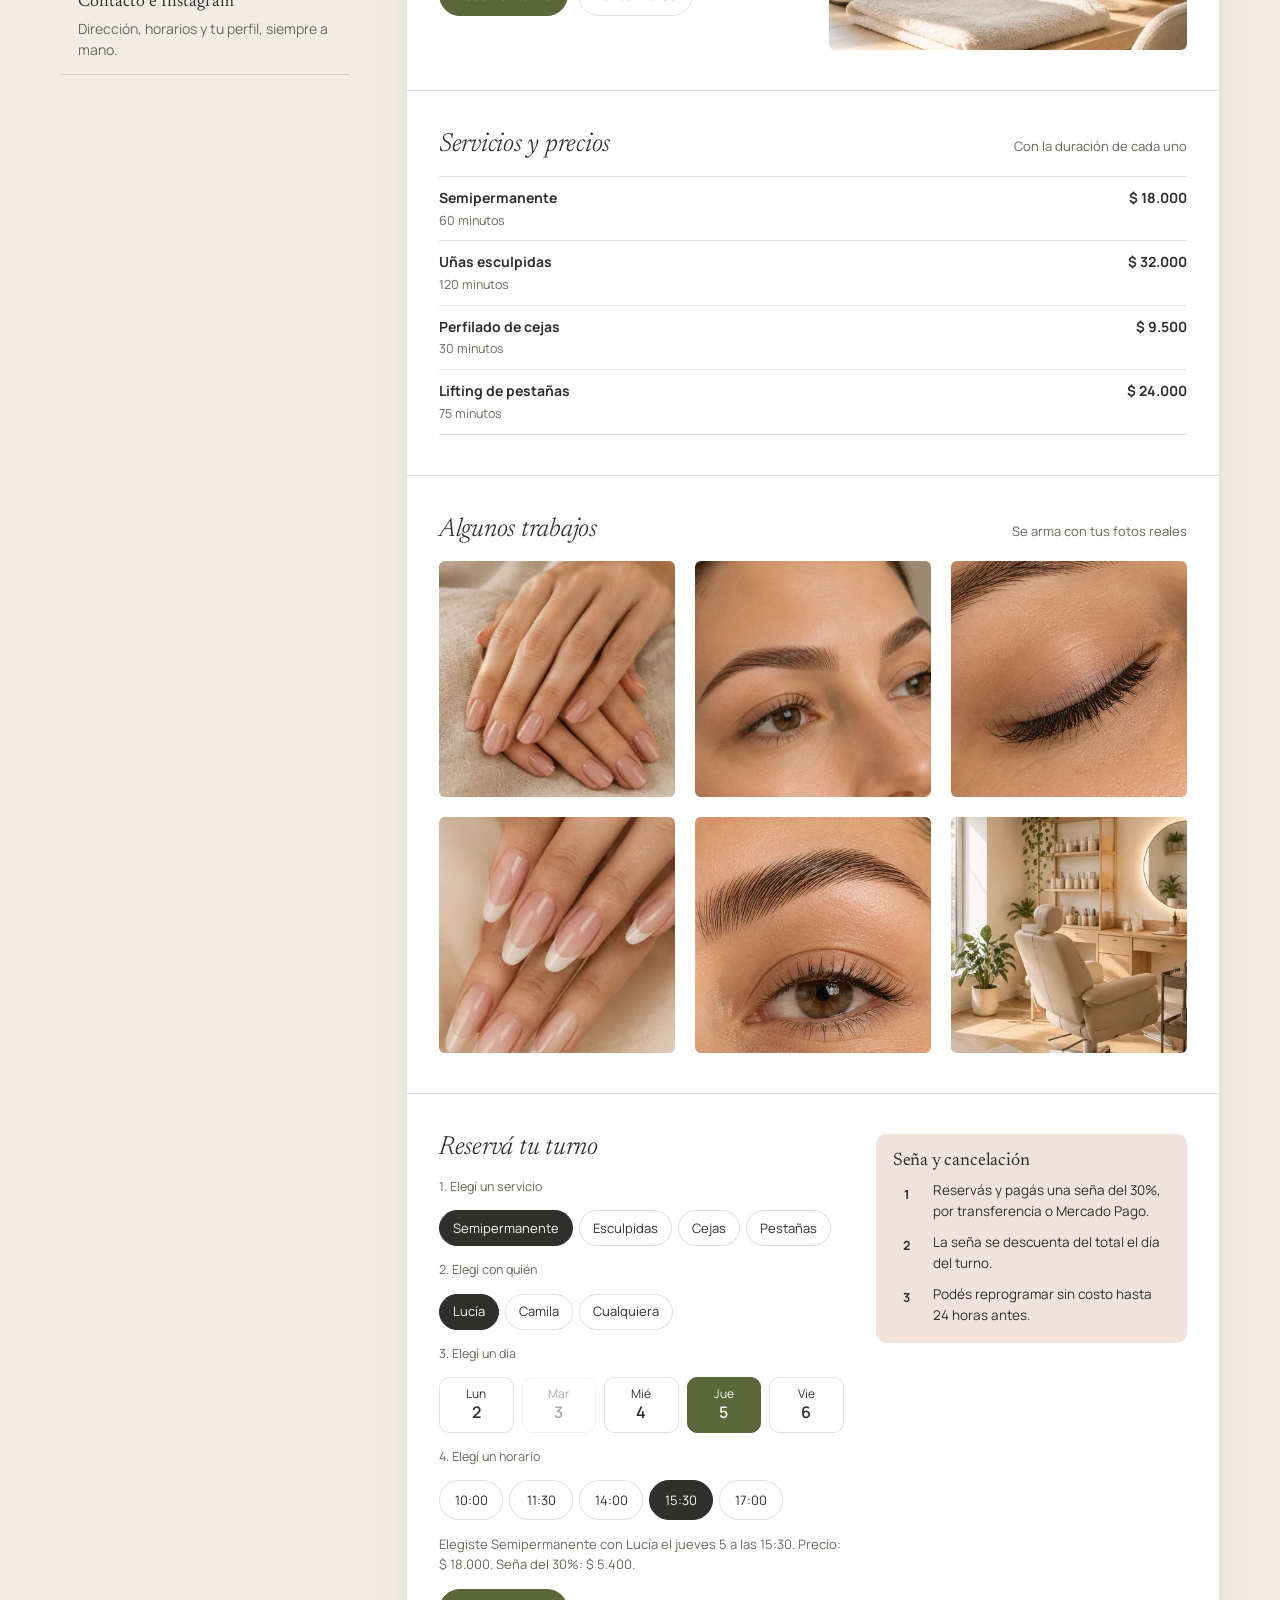
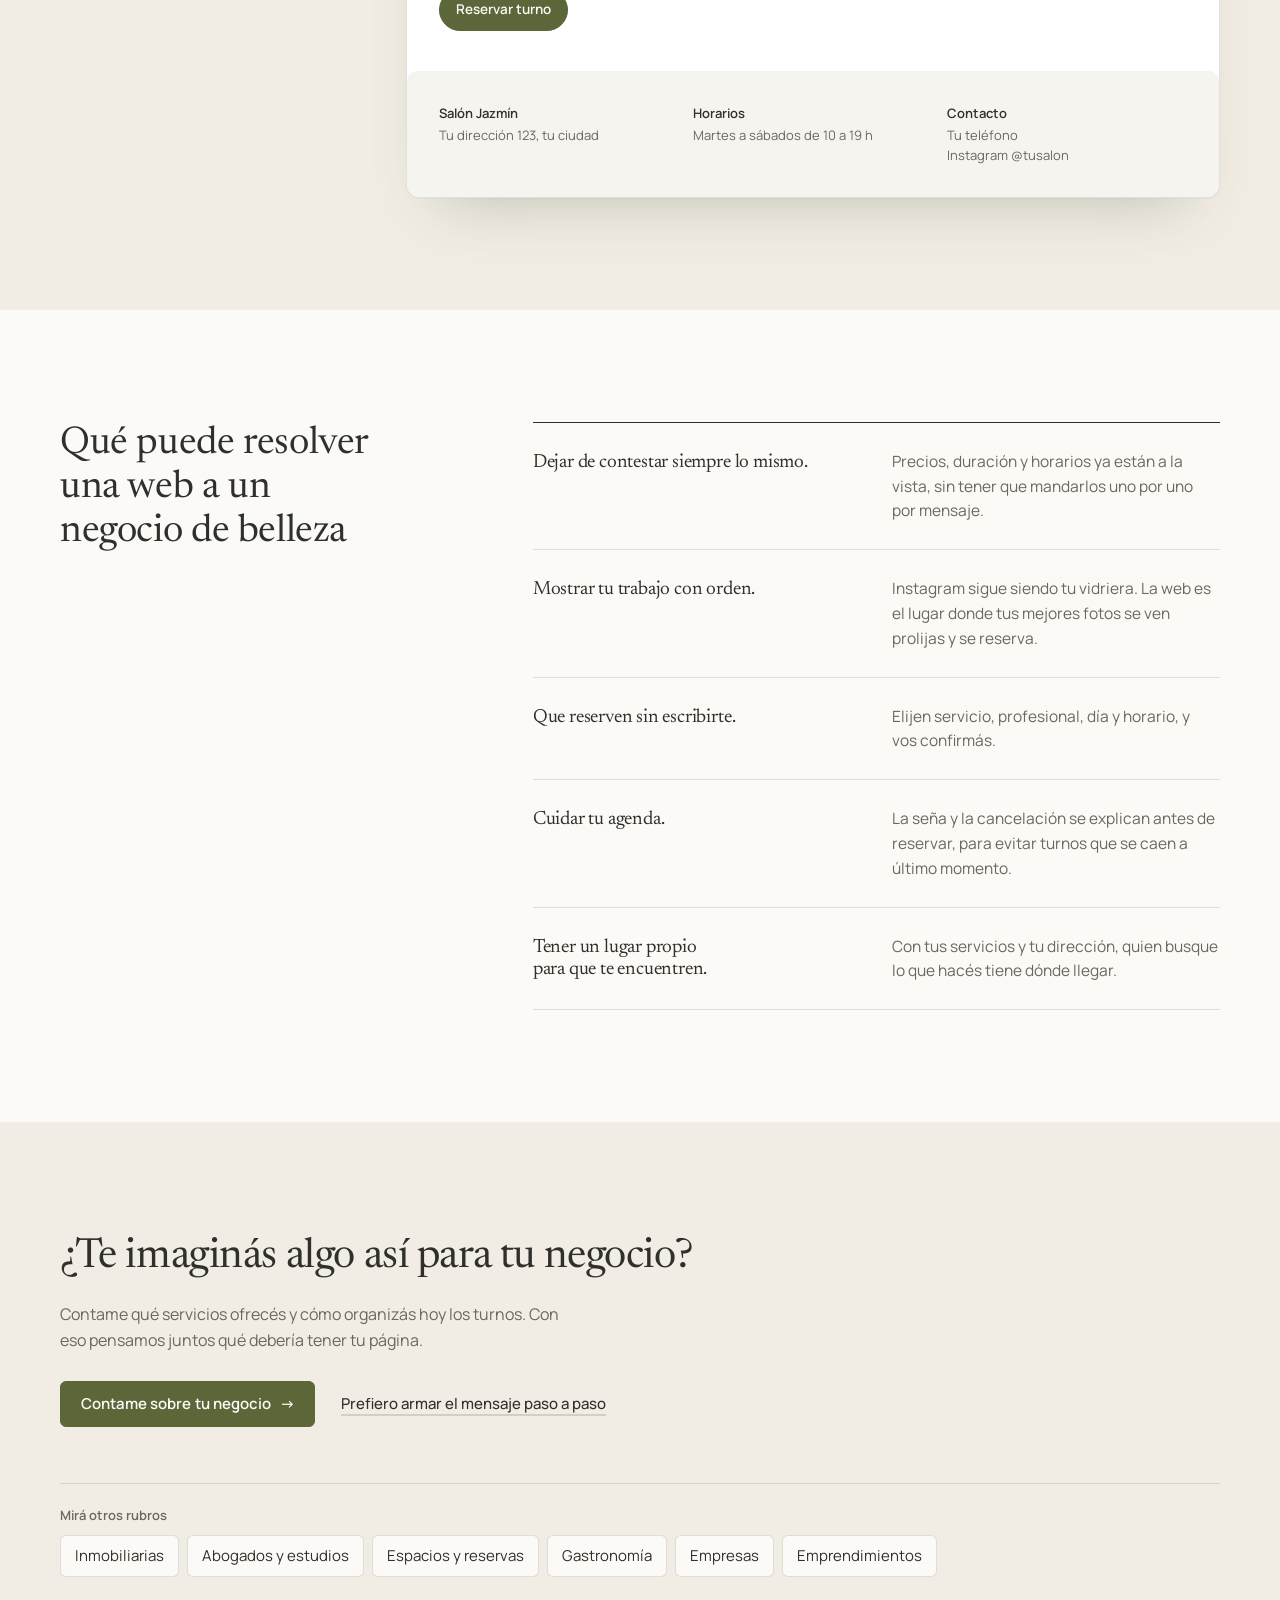
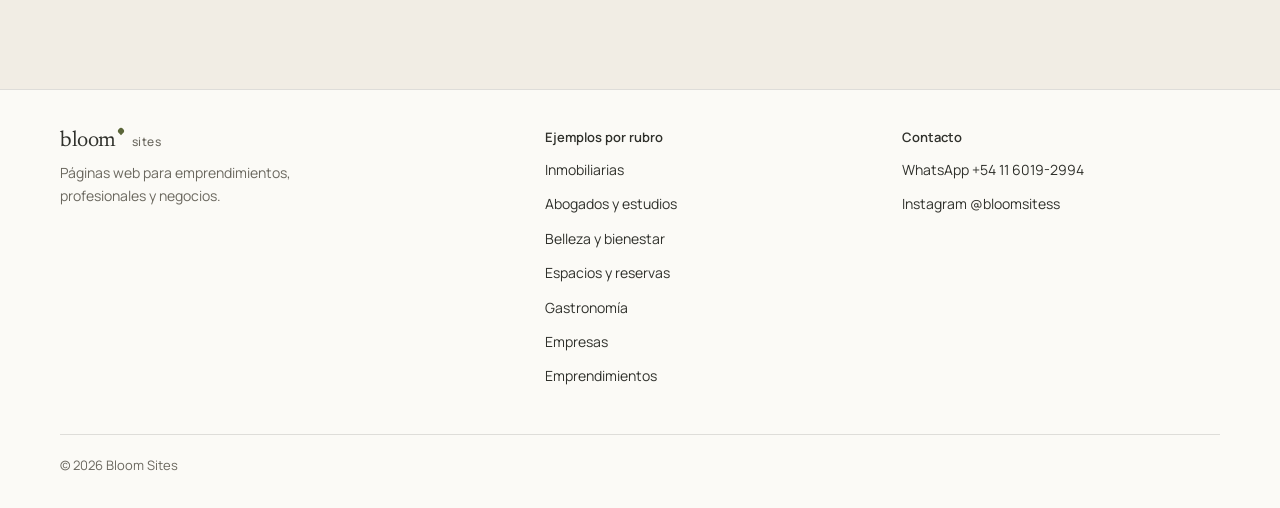
<file: belleza.html>
<!doctype html>
<html lang="es">
<head>
  <meta charset="utf-8">
  <meta name="viewport" content="width=device-width, initial-scale=1, viewport-fit=cover">
  <title>Páginas web para peluquerías, uñas y estética | Bloom Sites</title>
  <meta name="description" content="Una web para tu negocio de belleza con servicios y precios, galería de trabajos y turnos con seña. Mirá la demostración para uñas, pestañas, cejas y peluquerías.">
  <link rel="canonical" href="https://tudominio.com.ar/belleza.html">
  <meta name="robots" content="index, follow">
  <meta name="theme-color" content="#FBFAF6">
  <!-- SEO local: para apuntar a una zona (por ejemplo Buenos Aires o CABA), sumala al title,
       a la description y a "areaServed" del JSON-LD. No se agregó ninguna ubicación a propósito. -->

  <meta property="og:type" content="website">
  <meta property="og:locale" content="es_AR">
  <meta property="og:site_name" content="Bloom Sites">
  <meta property="og:title" content="Páginas web para peluquerías, uñas y estética | Bloom Sites">
  <meta property="og:description" content="Una web para tu negocio de belleza con servicios y precios, galería de trabajos y turnos con seña. Mirá la demostración para uñas, pestañas, cejas y peluquerías.">
  <meta property="og:url" content="https://tudominio.com.ar/belleza.html">
  <meta property="og:image" content="https://tudominio.com.ar/assets/images/og-belleza.png">
  <meta property="og:image:width" content="1200">
  <meta property="og:image:height" content="630">
  <meta name="twitter:card" content="summary_large_image">
  <meta name="twitter:title" content="Páginas web para peluquerías, uñas y estética | Bloom Sites">
  <meta name="twitter:description" content="Una web para tu negocio de belleza con servicios y precios, galería de trabajos y turnos con seña. Mirá la demostración para uñas, pestañas, cejas y peluquerías.">
  <meta name="twitter:image" content="https://tudominio.com.ar/assets/images/og-belleza.png">

  <link rel="icon" href="favicon.ico" sizes="32x32">
  <link rel="icon" href="assets/icons/favicon.svg" type="image/svg+xml">
  <link rel="apple-touch-icon" href="assets/icons/apple-touch-icon.png">
  <link rel="manifest" href="site.webmanifest">

  <link rel="preconnect" href="https://fonts.googleapis.com">
  <link rel="preconnect" href="https://fonts.gstatic.com" crossorigin>
  <link rel="stylesheet" href="https://fonts.googleapis.com/css2?family=Manrope:wght@400..700&family=Newsreader:ital,opsz,wght@0,6..72,300..500;1,6..72,300..500&display=swap">
  <link rel="stylesheet" href="css/style.css">
  <script>document.documentElement.classList.add('js');</script>
  <script type="application/ld+json">
{
  "@context": "https://schema.org",
  "@graph": [
    {
      "@type": "Organization",
      "@id": "https://tudominio.com.ar/#org",
      "name": "Bloom Sites",
      "url": "https://tudominio.com.ar/",
      "logo": "https://tudominio.com.ar/assets/icons/icon-512.png",
      "sameAs": [
        "https://instagram.com/bloomsitess"
      ],
      "contactPoint": {
        "@type": "ContactPoint",
        "telephone": "+54-11-6019-2994",
        "contactType": "customer service",
        "availableLanguage": "es",
        "areaServed": "AR"
      }
    },
    {
      "@type": "WebPage",
      "@id": "https://tudominio.com.ar/belleza.html#webpage",
      "url": "https://tudominio.com.ar/belleza.html",
      "name": "Páginas web para peluquerías, uñas y estética | Bloom Sites",
      "description": "Una web para tu negocio de belleza con servicios y precios, galería de trabajos y turnos con seña. Mirá la demostración para uñas, pestañas, cejas y peluquerías.",
      "inLanguage": "es-AR",
      "isPartOf": {
        "@type": "WebSite",
        "@id": "https://tudominio.com.ar/#website",
        "url": "https://tudominio.com.ar/",
        "name": "Bloom Sites"
      },
      "breadcrumb": {
        "@id": "https://tudominio.com.ar/belleza.html#breadcrumb"
      },
      "mainEntity": {
        "@id": "https://tudominio.com.ar/belleza.html#service"
      }
    },
    {
      "@type": "BreadcrumbList",
      "@id": "https://tudominio.com.ar/belleza.html#breadcrumb",
      "itemListElement": [
        {
          "@type": "ListItem",
          "position": 1,
          "name": "Bloom Sites",
          "item": "https://tudominio.com.ar/"
        },
        {
          "@type": "ListItem",
          "position": 2,
          "name": "Belleza y bienestar",
          "item": "https://tudominio.com.ar/belleza.html"
        }
      ]
    },
    {
      "@type": "Service",
      "@id": "https://tudominio.com.ar/belleza.html#service",
      "name": "Páginas web para negocios de belleza y bienestar",
      "serviceType": "Diseño de páginas web",
      "description": "Una web para tu negocio de belleza con servicios y precios, galería de trabajos y turnos con seña. Mirá la demostración para uñas, pestañas, cejas y peluquerías.",
      "provider": {
        "@id": "https://tudominio.com.ar/#org"
      },
      "areaServed": {
        "@type": "Country",
        "name": "Argentina"
      },
      "audience": {
        "@type": "BusinessAudience",
        "name": "Belleza y bienestar"
      }
    }
  ]
}
  </script>
</head>
<body class="page-rubro rubro-belleza" style="--tint:#EFE3DC">
  <a class="skip-link" href="#contenido">Saltar al contenido</a>

  <header class="site-header">
    <div class="wrap header-inner">
      <a class="brand" href="index.html" aria-label="Bloom Sites, ir al inicio">
        <span class="brand-word">bloom</span><span class="brand-bud" aria-hidden="true"></span><span class="brand-sub">sites</span>
      </a>
      <button class="nav-toggle" type="button" aria-expanded="false" aria-controls="nav" aria-label="Abrir menú">
        <span class="nav-toggle-lines" aria-hidden="true"></span>
      </button>
      <nav class="nav" id="nav" aria-label="Principal">
        <div class="nav-main">
          <a href="index.html#rubros">Rubros</a>
          <a href="index.html#que-incluye">Qué hacemos</a>
          <a href="index.html#proceso">Cómo trabajamos</a>
          <a href="index.html#sobre">Sobre Bloom</a>
        </div>
        <div class="nav-rubros">
          <p>Ver ejemplos por rubro</p>
          <ul>
            <li><a href="inmobiliarias.html">Inmobiliarias</a></li>
            <li><a href="abogados.html">Abogados y estudios</a></li>
            <li><a href="belleza.html" aria-current="page">Belleza y bienestar</a></li>
            <li><a href="espacios.html">Espacios y reservas</a></li>
            <li><a href="gastronomia.html">Gastronomía</a></li>
            <li><a href="empresas.html">Empresas</a></li>
            <li><a href="emprendimientos.html">Emprendimientos</a></li>
          </ul>
        </div>
        <a class="btn nav-cta" href="index.html#contacto">Contame sobre tu negocio</a>
        <p class="nav-foot">Instagram <a href="https://instagram.com/bloomsitess" target="_blank" rel="noopener">@bloomsitess</a></p>
      </nav>
    </div>
  </header>

  <main id="contenido">
    <section class="r-hero" aria-labelledby="r-title">
      <div class="wrap">
        <nav class="crumbs" aria-label="Ruta de navegación">
          <ol>
            <li><a href="index.html">Bloom Sites</a></li>
            <li><a href="index.html#rubros">Rubros</a></li>
            <li aria-current="page">Belleza y bienestar</li>
          </ol>
        </nav>
        <div class="r-hero-grid">
          <div>
            <h1 id="r-title" data-load>Webs pensadas para belleza y bienestar.</h1>
            <p class="r-lead" data-load style="--d:.12s">Uñas, pestañas, cejas, peluquería, estética. Que quien te busca vea tus servicios con precio, mire tus trabajos y reserve su turno sin escribirte para preguntar si hay lugar.</p>
            <div class="r-actions" data-load style="--d:.22s">
              <a class="btn" href="#demo">Ver la demostración</a>
              <a class="link-quiet" data-wa data-wa-msg="¡Hola! Tengo un negocio de belleza y vi la demostración en la web de Bloom. Quiero información sobre una página web." href="https://wa.me/5491160192994" target="_blank" rel="noopener">Contame sobre tu negocio</a>
            </div>
          </div>
          <figure class="r-visual" data-load style="--d:.3s">
            <div class="phone r-phone" aria-hidden="true">
              <div class="ps">
                <div class="ps-top"><span class="ps-logo">Salón Jazmín</span><span class="ps-burger"></span></div>
                <div class="ps-body">
                  <img class="photo r-43" src="assets/images/bel-unas-nude.webp" alt="" width="489" height="485" style="object-position:50% 40%">
                  <div><span class="mk-chip is-on">Uñas</span><span class="mk-chip">Cejas</span><span class="mk-chip">Pestañas</span></div>
                  <div class="ps-row"><b>Semipermanente</b><span>$ 18.000</span></div>
                  <div class="mk-box"><strong>Elegí un día</strong><div class="mk-cal"><span>L 2</span><span>M 3</span><span>M 4</span><span class="is-on">J 5</span><span>V 6</span><span>S 7</span><span>D 8</span></div></div>
                  <span class="ps-btn">Reservar turno</span>
                </div>

              </div>
            </div>
            <figcaption class="caption">Vista en celular de la demostración. Negocio inventado por Bloom para mostrar la idea. No es un cliente real.</figcaption>
          </figure>
        </div>
      </div>
    </section>

    <section class="r-demo" id="demo" aria-labelledby="demo-title">
      <div class="wrap">
        <div class="r-demo-head">
          <div>
            <h2 id="demo-title">Qué podría tener tu web</h2>
          </div>
          <div>
            <p>Recorré la demostración. Tocá cada parte de la lista para ver dónde aparece, elegí un servicio y probá reservar un turno.</p>
            <div class="name-try">
              <label for="biz-name">Probá con el nombre de tu negocio</label>
              <div class="name-field">
                <input id="biz-name" type="text" maxlength="32" autocomplete="organization" placeholder="Por ejemplo, Estudio Aurora">
                <span class="name-domain" aria-live="polite"><span data-url-preview>tunegocio</span>.com.ar</span>
              </div>
              <p class="name-help">Cambia el nombre en toda la demostración. No se guarda ni se envía nada.</p>
            </div>
            
          </div>
        </div>

        <div class="r-demo-layout">
          <div class="r-feats">
            <ul class="feat-list" aria-label="Partes de la demostración">
            <li><button type="button" class="feat" data-key="servicios" aria-pressed="false" aria-controls="demo-frame">
              <span class="feat-name">Servicios y precios</span><span class="feat-text">Qué hacés, cuánto dura y cuánto sale, a la vista.</span>
            </button></li>
            <li><button type="button" class="feat" data-key="trabajos" aria-pressed="false" aria-controls="demo-frame">
              <span class="feat-name">Galería de trabajos</span><span class="feat-text">Tus mejores trabajos, ordenados y en cualquier celular.</span>
            </button></li>
            <li><button type="button" class="feat" data-key="turnos" aria-pressed="false" aria-controls="demo-frame">
              <span class="feat-name">Turnos online</span><span class="feat-text">Servicio, profesional, día y horario en un solo lugar.</span>
            </button></li>
            <li><button type="button" class="feat" data-key="senia" aria-pressed="false" aria-controls="demo-frame">
              <span class="feat-name">Seña y cancelación</span><span class="feat-text">Las reglas, claras antes de reservar.</span>
            </button></li>
            <li><button type="button" class="feat" data-key="contacto" aria-pressed="false" aria-controls="demo-frame">
              <span class="feat-name">Contacto e Instagram</span><span class="feat-text">Dirección, horarios y tu perfil, siempre a mano.</span>
            </button></li>
            </ul>
            <p class="feat-caption" aria-live="polite"></p>
          </div>
          <div class="r-demo-frame" id="demo-frame">
            <p class="demo-label"><span class="tag">Concepto de demostración</span> Negocio inventado por Bloom para mostrar la idea. No es un cliente real.</p>
            <div class="browser">
              <div class="browser-bar"><span class="dots" aria-hidden="true"><i></i><i></i><i></i></span><span class="url"><span data-url data-default="Salón Jazmín">salonjazmin</span>.com.ar</span></div>
              <div class="dm" aria-label="Demostración de una página para negocios de belleza y bienestar" role="region">
                <nav class="dm-nav" aria-label="Menú de la demostración">
                  <span class="dm-logo" data-brand data-default="Salón Jazmín">Salón Jazmín</span>
                  <div class="dm-links"><a href="#dm-servicios">Servicios</a><a href="#dm-trabajos">Trabajos</a><a href="#dm-turnos">Turnos</a></div>
                </nav>

                <section class="dm-sec">
                  <div class="dm-split is-center">
                    <div>
                      <h3 class="dm-h1">Reservá tu turno, sin vueltas.</h3>
                      <p class="dm-lead">Uñas, cejas y pestañas con turno online. Elegí tu servicio y el horario que te quede cómodo.</p>
                      <div class="dm-actions"><a class="dm-btn" href="#dm-turnos">Reservar turno</a><a class="dm-btn is-ghost" href="#dm-servicios">Ver servicios</a></div>
                    </div>
                    <img class="photo r-43" src="assets/images/bel-mesa-manicura.webp" alt="Mesa de manicura con lámpara, esmaltes y toalla junto a una ventana" width="500" height="498" loading="lazy" decoding="async">
                  </div>
                </section>

                <section class="dm-sec" id="dm-servicios" aria-label="Servicios y precios">
                  <div class="dm-sec-head"><h4 class="dm-h2">Servicios y precios</h4><span class="dm-muted">Con la duración de cada uno</span></div>
                  <ul class="dm-list" data-part="servicios">
                    <li><span><b>Semipermanente</b><br><small class="dm-small">60 minutos</small></span><b>$ 18.000</b></li>
                    <li><span><b>Uñas esculpidas</b><br><small class="dm-small">120 minutos</small></span><b>$ 32.000</b></li>
                    <li><span><b>Perfilado de cejas</b><br><small class="dm-small">30 minutos</small></span><b>$ 9.500</b></li>
                    <li><span><b>Lifting de pestañas</b><br><small class="dm-small">75 minutos</small></span><b>$ 24.000</b></li>
                  </ul>
                </section>

                <section class="dm-sec" id="dm-trabajos" aria-label="Galería de trabajos">
                  <div class="dm-sec-head"><h4 class="dm-h2">Algunos trabajos</h4><span class="dm-muted">Se arma con tus fotos reales</span></div>
                  <div class="dm-grid is-3" data-part="trabajos">
                    <img class="photo r-11" src="assets/images/bel-unas-nude.webp" alt="Manos con uñas semipermanentes en tono nude" width="489" height="485" loading="lazy" decoding="async" style="object-position:50% 40%">
                    <img class="photo r-11" src="assets/images/bel-cejas.webp" alt="Primer plano de ojo y cejas perfiladas" width="490" height="498" loading="lazy" decoding="async">
                    <img class="photo r-11" src="assets/images/bel-pestanas.webp" alt="Primer plano de pestañas con lifting" width="371" height="500" loading="lazy" decoding="async" style="object-position:50% 65%">
                    <img class="photo r-11" src="assets/images/bel-unas-esculpidas.webp" alt="Uñas esculpidas francesas largas" width="348" height="504" loading="lazy" decoding="async" style="object-position:50% 40%">
                    <img class="photo r-11" src="assets/images/bel-laminado-cejas.webp" alt="Cejas laminadas y pestañas, primer plano" width="372" height="501" loading="lazy" decoding="async" style="object-position:50% 40%">
                    <img class="photo r-11" src="assets/images/bel-salon.webp" alt="Interior de un salón de belleza con sillón, espejo redondo y plantas" width="358" height="500" loading="lazy" decoding="async" style="object-position:50% 60%">
                  </div>
                </section>

                <section class="dm-sec" id="dm-turnos" aria-label="Reservar turno">
                  <div class="dm-split is-wide">
                    <div class="dm-card" data-part="turnos" style="gap:14px">
                      <h4 class="dm-h2">Reservá tu turno</h4>
                      <p class="dm-small" id="dm-service-label">1. Elegí un servicio</p>
                      <div class="dm-chipbar" id="dm-service" data-pick role="group" aria-labelledby="dm-service-label">
                        <button type="button" class="dm-chip" aria-pressed="true" data-name="Semipermanente" data-price="18000">Semipermanente</button>
                        <button type="button" class="dm-chip" aria-pressed="false" data-name="Uñas esculpidas" data-price="32000">Esculpidas</button>
                        <button type="button" class="dm-chip" aria-pressed="false" data-name="Perfilado de cejas" data-price="9500">Cejas</button>
                        <button type="button" class="dm-chip" aria-pressed="false" data-name="Lifting de pestañas" data-price="24000">Pestañas</button>
                      </div>
                      <p class="dm-small" id="dm-pro-label">2. Elegí con quién</p>
                      <div class="dm-chipbar" id="dm-pro" data-pick role="group" aria-labelledby="dm-pro-label">
                        <button type="button" class="dm-chip" aria-pressed="true" data-name="Lucía">Lucía</button>
                        <button type="button" class="dm-chip" aria-pressed="false" data-name="Camila">Camila</button>
                        <button type="button" class="dm-chip" aria-pressed="false" data-name="cualquier profesional">Cualquiera</button>
                      </div>
                      <p class="dm-small" id="dm-days-label">3. Elegí un día</p>
                      <div class="dm-days" id="dm-days" data-pick role="group" aria-labelledby="dm-days-label">
                        <button type="button" class="dm-day" aria-pressed="false" aria-label="lunes 2"><span>Lun</span><b>2</b></button>
                        <button type="button" class="dm-day" aria-pressed="false" aria-label="martes 3" disabled><span>Mar</span><b>3</b></button>
                        <button type="button" class="dm-day" aria-pressed="false" aria-label="miércoles 4"><span>Mié</span><b>4</b></button>
                        <button type="button" class="dm-day" aria-pressed="true" aria-label="jueves 5"><span>Jue</span><b>5</b></button>
                        <button type="button" class="dm-day" aria-pressed="false" aria-label="viernes 6"><span>Vie</span><b>6</b></button>
                      </div>
                      <p class="dm-small" id="dm-slots-label">4. Elegí un horario</p>
                      <div class="dm-slots" id="dm-slots" data-pick role="group" aria-labelledby="dm-slots-label">
                        <button type="button" class="dm-slot" aria-pressed="false">10:00</button>
                        <button type="button" class="dm-slot" aria-pressed="false">11:30</button>
                        <button type="button" class="dm-slot" aria-pressed="false">14:00</button>
                        <button type="button" class="dm-slot" aria-pressed="true">15:30</button>
                        <button type="button" class="dm-slot" aria-pressed="false">17:00</button>
                      </div>
                      <p class="dm-muted" data-turno-summary aria-live="polite"></p>
                      <button type="button" class="dm-btn" data-turno data-senia="30" data-turno-ok="En tu web, esto enviaría tu solicitud de {resumen}. A vos te llega por WhatsApp y al cliente le llega el aviso para pagar la seña." style="justify-self:start">Reservar turno</button>
                    </div>
                    <div class="dm-box dm-soft" data-part="senia">
                      <h4 class="dm-h3">Seña y cancelación</h4>
                      <ol class="dm-steps">
                        <li>Reservás y pagás una seña del 30%, por transferencia o Mercado Pago.</li>
                        <li>La seña se descuenta del total el día del turno.</li>
                        <li>Podés reprogramar sin costo hasta 24 horas antes.</li>
                      </ol>
                    </div>
                  </div>
                </section>

                <footer class="dm-foot" data-part="contacto">
                  <div class="dm-foot-grid">
                    <div><b data-brand data-default="Salón Jazmín">Salón Jazmín</b>Tu dirección 123, tu ciudad</div>
                    <div><b>Horarios</b>Martes a sábados de 10 a 19 h</div>
                    <div><b>Contacto</b>Tu teléfono<br>Instagram @tusalon</div>
                  </div>
                </footer>

              </div>
            </div>
          </div>
        </div>
      </div>
    </section>

    <section class="r-solves" aria-labelledby="solves-title">
      <div class="wrap r-solves-grid">
        <h2 id="solves-title">Qué puede resolver una web a un negocio de belleza</h2>
        <ul class="solves-list">
          <li><h3>Dejar de contestar siempre lo mismo.</h3><p>Precios, duración y horarios ya están a la vista, sin tener que mandarlos uno por uno por mensaje.</p></li>
          <li><h3>Mostrar tu trabajo con orden.</h3><p>Instagram sigue siendo tu vidriera. La web es el lugar donde tus mejores fotos se ven prolijas y se reserva.</p></li>
          <li><h3>Que reserven sin escribirte.</h3><p>Elijen servicio, profesional, día y horario, y vos confirmás.</p></li>
          <li><h3>Cuidar tu agenda.</h3><p>La seña y la cancelación se explican antes de reservar, para evitar turnos que se caen a último momento.</p></li>
          <li><h3>Tener un lugar propio para que te encuentren.</h3><p>Con tus servicios y tu dirección, quien busque lo que hacés tiene dónde llegar.</p></li>
        </ul>
      </div>
    </section>

    <section class="r-cta" aria-labelledby="cta-title">
      <div class="wrap">
        <div class="r-cta-inner">
          <h2 id="cta-title">¿Te imaginás algo así para tu negocio?</h2>
          <p>Contame qué servicios ofrecés y cómo organizás hoy los turnos. Con eso pensamos juntos qué debería tener tu página.</p>
          <div class="r-cta-actions">
            <a class="btn" data-wa data-wa-msg="¡Hola! Tengo un negocio de belleza y vi la demostración en la web de Bloom. Quiero información sobre una página web." href="https://wa.me/5491160192994" target="_blank" rel="noopener">Contame sobre tu negocio <span class="arrow" aria-hidden="true">→</span></a>
            <a class="link-quiet" href="index.html?rubro=belleza#contacto">Prefiero armar el mensaje paso a paso</a>
          </div>
        </div>
        <nav class="other-rubros" aria-labelledby="otros-title">
          <h2 id="otros-title">Mirá otros rubros</h2>
          <ul>
          <li><a href="inmobiliarias.html">Inmobiliarias</a></li>
          <li><a href="abogados.html">Abogados y estudios</a></li>
          <li><a href="espacios.html">Espacios y reservas</a></li>
          <li><a href="gastronomia.html">Gastronomía</a></li>
          <li><a href="empresas.html">Empresas</a></li>
          <li><a href="emprendimientos.html">Emprendimientos</a></li>
          </ul>
        </nav>
      </div>
    </section>
  </main>

  <footer class="site-footer">
    <div class="wrap footer-grid">
      <div class="footer-brand">
        <a class="brand" href="index.html" aria-label="Bloom Sites, ir al inicio">
          <span class="brand-word">bloom</span><span class="brand-bud" aria-hidden="true"></span><span class="brand-sub">sites</span>
        </a>
        <p>Páginas web para emprendimientos, profesionales y negocios.</p>
      </div>
      <nav class="footer-col" aria-label="Rubros">
        <h2>Ejemplos por rubro</h2>
        <ul>
            <li><a href="inmobiliarias.html">Inmobiliarias</a></li>
            <li><a href="abogados.html">Abogados y estudios</a></li>
            <li><a href="belleza.html">Belleza y bienestar</a></li>
            <li><a href="espacios.html">Espacios y reservas</a></li>
            <li><a href="gastronomia.html">Gastronomía</a></li>
            <li><a href="empresas.html">Empresas</a></li>
            <li><a href="emprendimientos.html">Emprendimientos</a></li>
        </ul>
      </nav>
      <div class="footer-col">
        <h2>Contacto</h2>
        <ul>
          <li><a data-wa href="https://wa.me/5491160192994" target="_blank" rel="noopener">WhatsApp +54 11 6019-2994</a></li>
          <li><a href="https://instagram.com/bloomsitess" target="_blank" rel="noopener">Instagram @bloomsitess</a></li>
        </ul>
      </div>
      <p class="footer-copy">© <span data-year>2026</span> Bloom Sites</p>
    </div>
  </footer>

  <div class="toast" id="toast" role="status" aria-live="polite">
    <p></p>
    <button type="button" aria-label="Cerrar aviso">×</button>
  </div>
  <script src="js/script.js" defer></script>
</body>
</html>
</file>
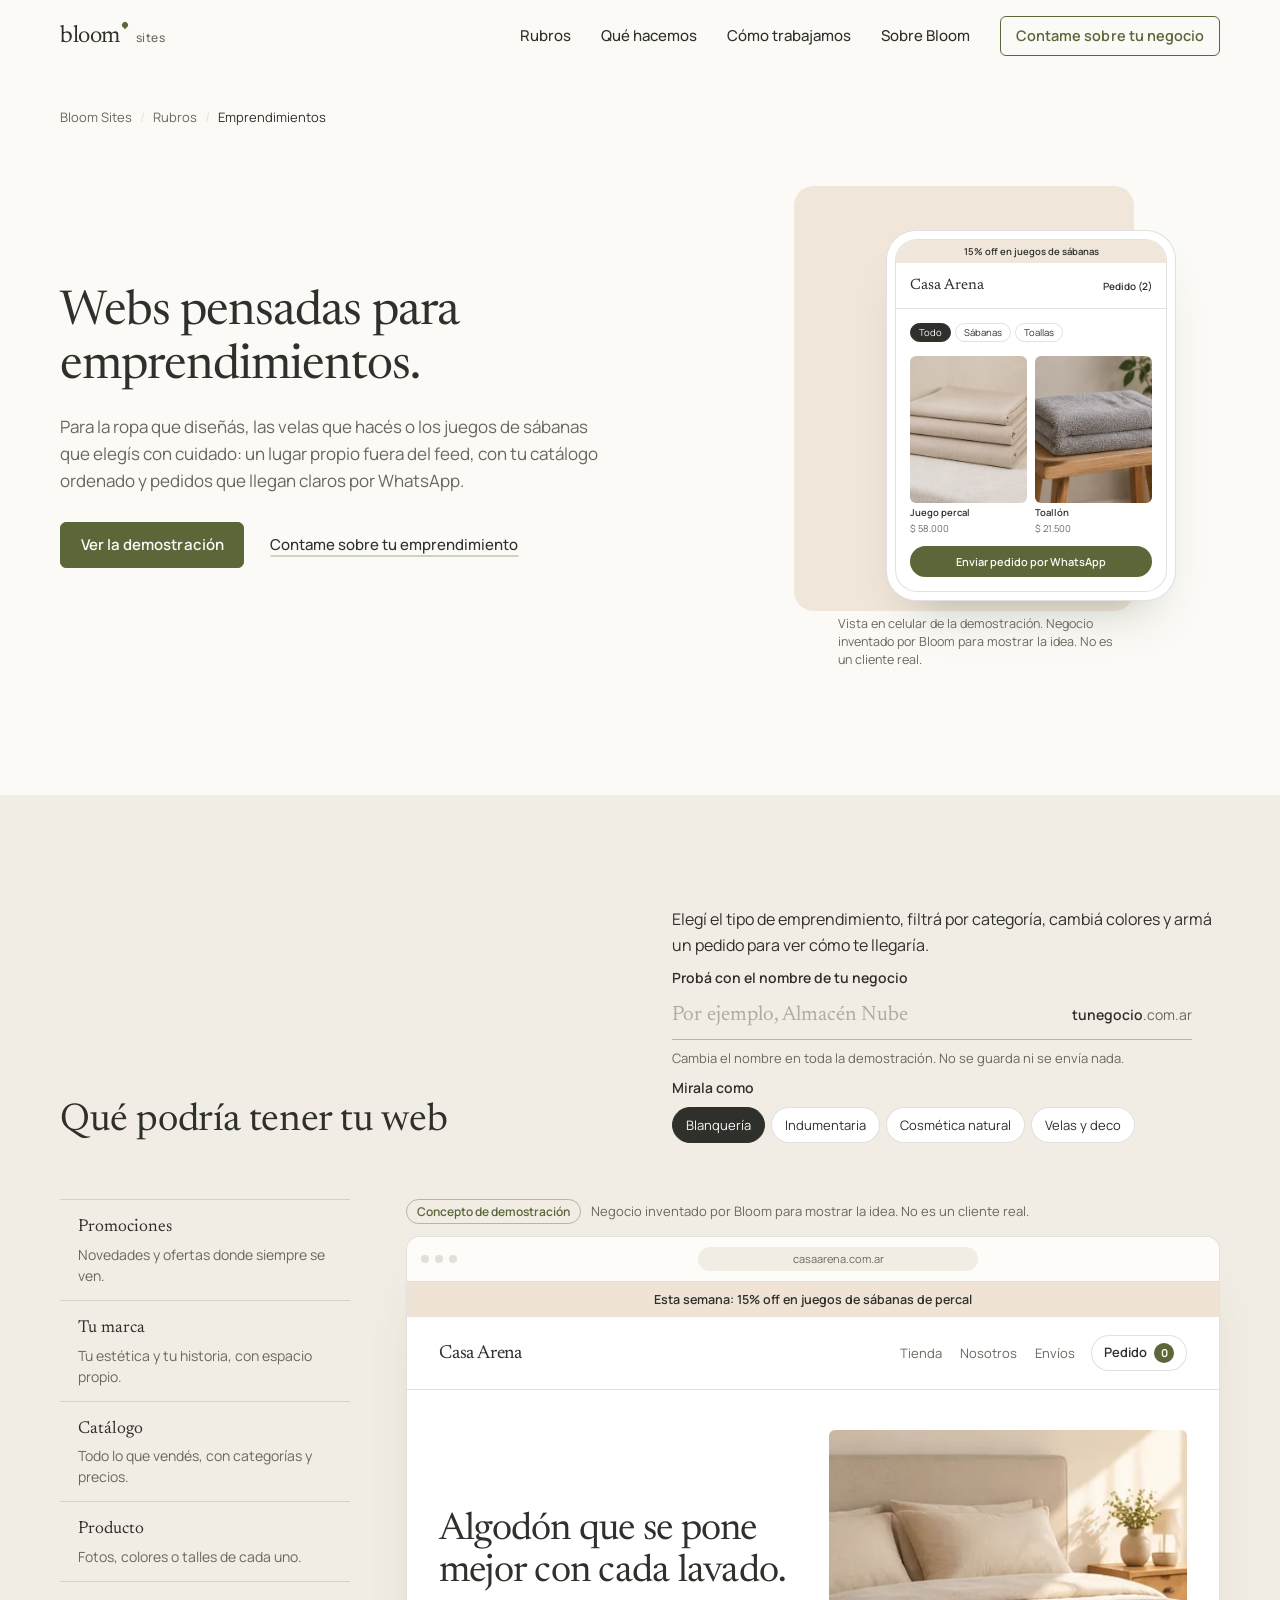
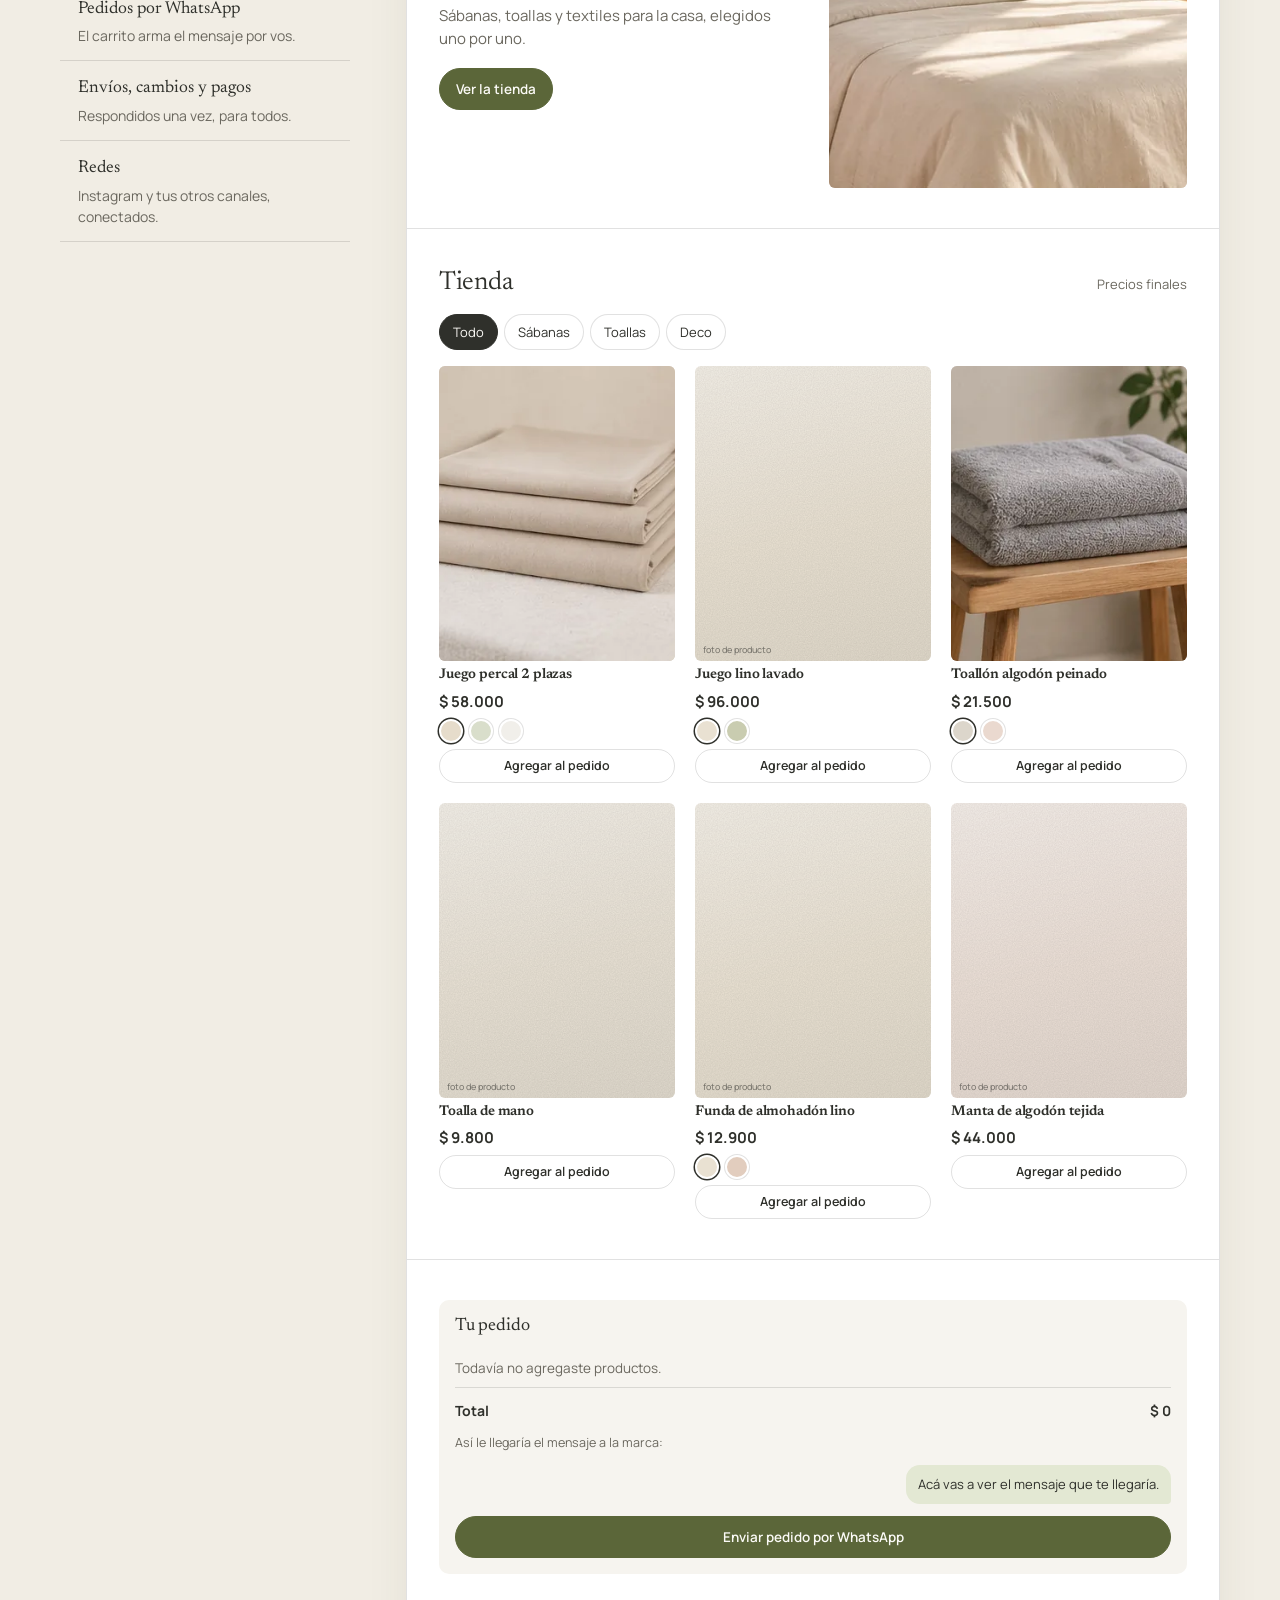
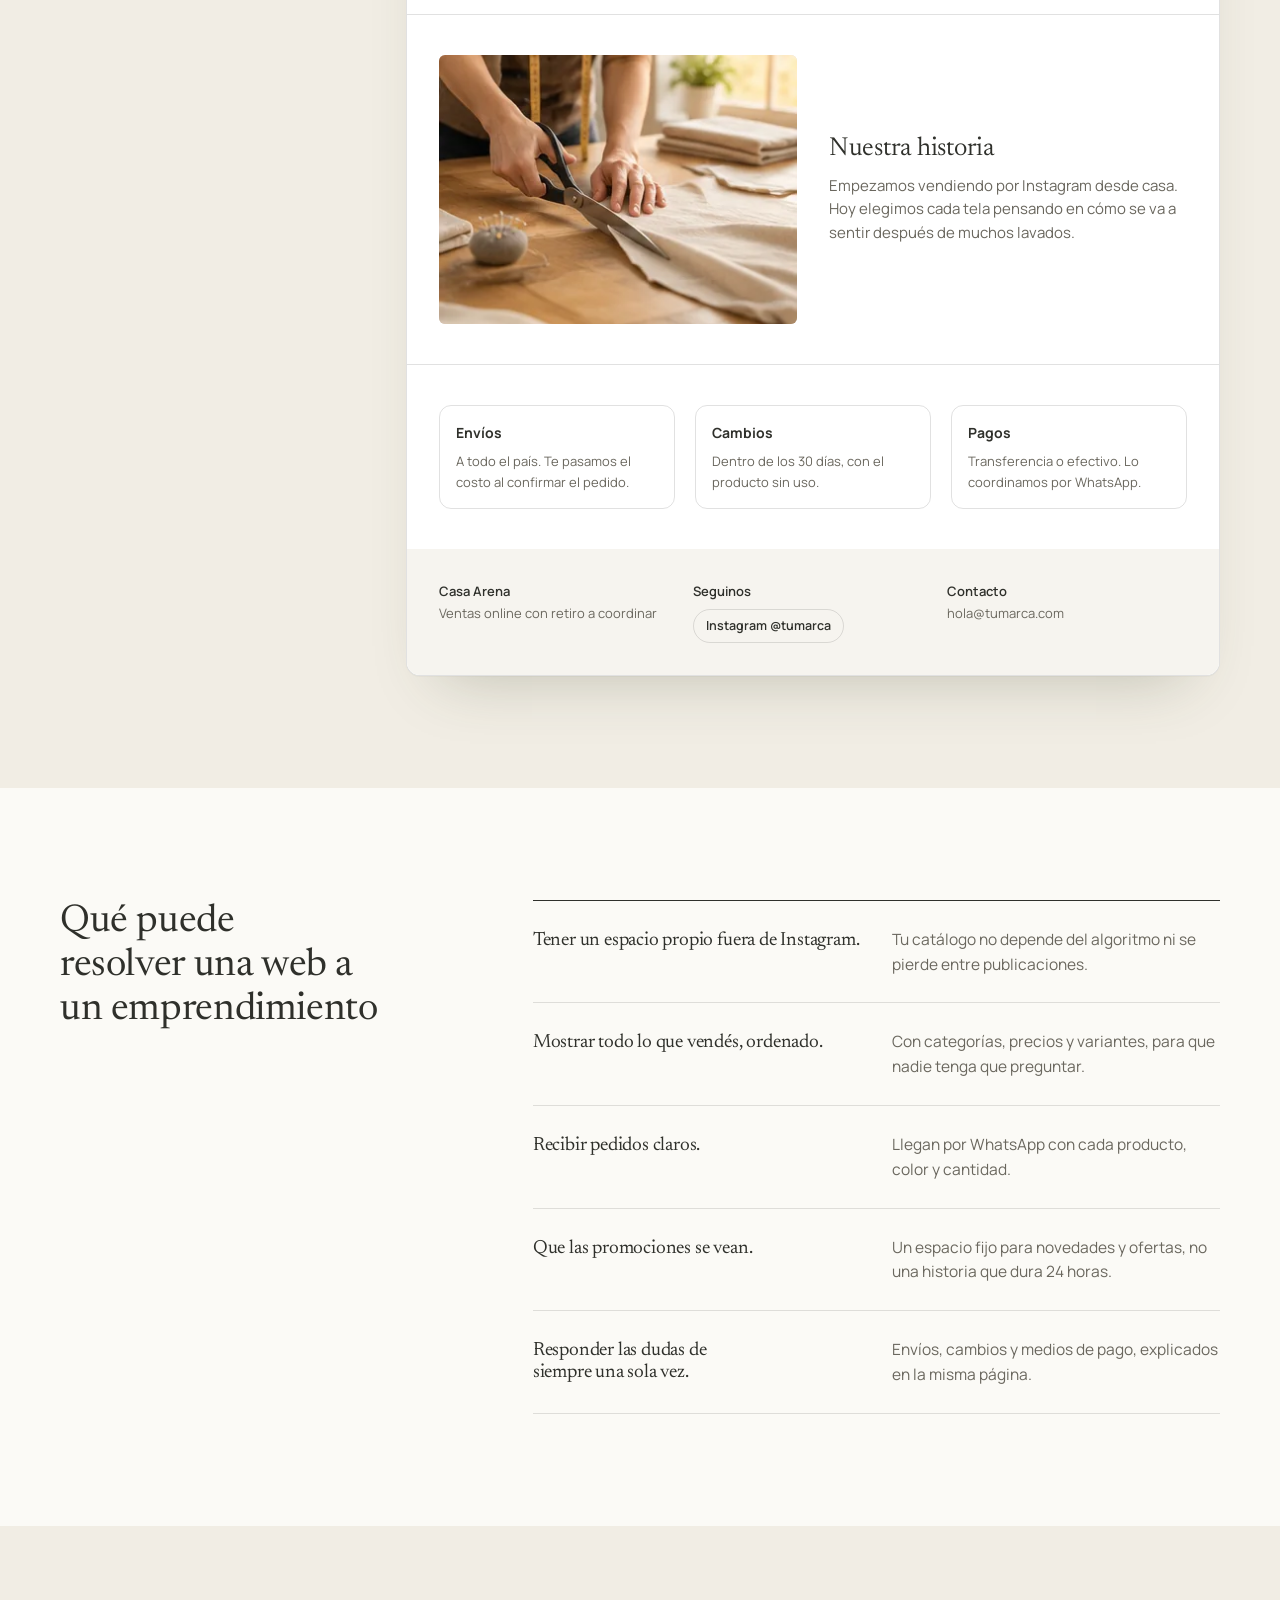
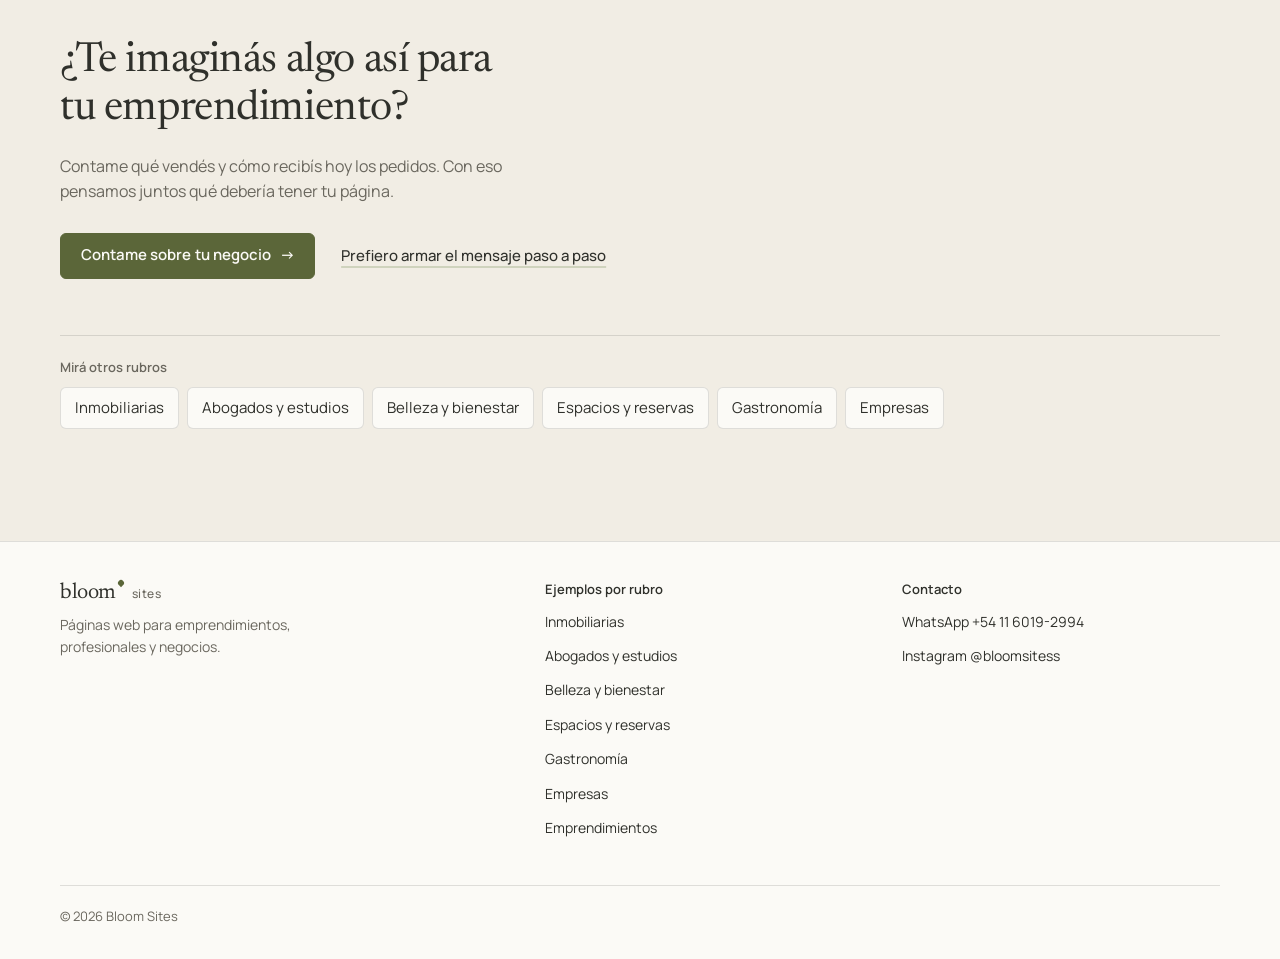
<file: emprendimientos.html>
<!doctype html>
<html lang="es">
<head>
  <meta charset="utf-8">
  <meta name="viewport" content="width=device-width, initial-scale=1, viewport-fit=cover">
  <title>Páginas web para emprendimientos y pequeñas marcas | Bloom Sites</title>
  <meta name="description" content="Catálogo con categorías, precios, promociones y pedidos por WhatsApp para tu emprendimiento: indumentaria, blanquería, deco, cosmética o productos hechos a mano.">
  <link rel="canonical" href="https://tudominio.com.ar/emprendimientos.html">
  <meta name="robots" content="index, follow">
  <meta name="theme-color" content="#FBFAF6">
  <!-- SEO local: para apuntar a una zona (por ejemplo Buenos Aires o CABA), sumala al title,
       a la description y a "areaServed" del JSON-LD. No se agregó ninguna ubicación a propósito. -->

  <meta property="og:type" content="website">
  <meta property="og:locale" content="es_AR">
  <meta property="og:site_name" content="Bloom Sites">
  <meta property="og:title" content="Páginas web para emprendimientos y pequeñas marcas | Bloom Sites">
  <meta property="og:description" content="Catálogo con categorías, precios, promociones y pedidos por WhatsApp para tu emprendimiento: indumentaria, blanquería, deco, cosmética o productos hechos a mano.">
  <meta property="og:url" content="https://tudominio.com.ar/emprendimientos.html">
  <meta property="og:image" content="https://tudominio.com.ar/assets/images/og-emprendimientos.png">
  <meta property="og:image:width" content="1200">
  <meta property="og:image:height" content="630">
  <meta name="twitter:card" content="summary_large_image">
  <meta name="twitter:title" content="Páginas web para emprendimientos y pequeñas marcas | Bloom Sites">
  <meta name="twitter:description" content="Catálogo con categorías, precios, promociones y pedidos por WhatsApp para tu emprendimiento: indumentaria, blanquería, deco, cosmética o productos hechos a mano.">
  <meta name="twitter:image" content="https://tudominio.com.ar/assets/images/og-emprendimientos.png">

  <link rel="icon" href="favicon.ico" sizes="32x32">
  <link rel="icon" href="assets/icons/favicon.svg" type="image/svg+xml">
  <link rel="apple-touch-icon" href="assets/icons/apple-touch-icon.png">
  <link rel="manifest" href="site.webmanifest">

  <link rel="preconnect" href="https://fonts.googleapis.com">
  <link rel="preconnect" href="https://fonts.gstatic.com" crossorigin>
  <link rel="stylesheet" href="https://fonts.googleapis.com/css2?family=Manrope:wght@400..700&family=Newsreader:ital,opsz,wght@0,6..72,300..500;1,6..72,300..500&display=swap">
  <link rel="stylesheet" href="css/style.css">
  <script>document.documentElement.classList.add('js');</script>
  <script type="application/ld+json">
{
  "@context": "https://schema.org",
  "@graph": [
    {
      "@type": "Organization",
      "@id": "https://tudominio.com.ar/#org",
      "name": "Bloom Sites",
      "url": "https://tudominio.com.ar/",
      "logo": "https://tudominio.com.ar/assets/icons/icon-512.png",
      "sameAs": [
        "https://instagram.com/bloomsitess"
      ],
      "contactPoint": {
        "@type": "ContactPoint",
        "telephone": "+54-11-6019-2994",
        "contactType": "customer service",
        "availableLanguage": "es",
        "areaServed": "AR"
      }
    },
    {
      "@type": "WebPage",
      "@id": "https://tudominio.com.ar/emprendimientos.html#webpage",
      "url": "https://tudominio.com.ar/emprendimientos.html",
      "name": "Páginas web para emprendimientos y pequeñas marcas | Bloom Sites",
      "description": "Catálogo con categorías, precios, promociones y pedidos por WhatsApp para tu emprendimiento: indumentaria, blanquería, deco, cosmética o productos hechos a mano.",
      "inLanguage": "es-AR",
      "isPartOf": {
        "@type": "WebSite",
        "@id": "https://tudominio.com.ar/#website",
        "url": "https://tudominio.com.ar/",
        "name": "Bloom Sites"
      },
      "breadcrumb": {
        "@id": "https://tudominio.com.ar/emprendimientos.html#breadcrumb"
      },
      "mainEntity": {
        "@id": "https://tudominio.com.ar/emprendimientos.html#service"
      }
    },
    {
      "@type": "BreadcrumbList",
      "@id": "https://tudominio.com.ar/emprendimientos.html#breadcrumb",
      "itemListElement": [
        {
          "@type": "ListItem",
          "position": 1,
          "name": "Bloom Sites",
          "item": "https://tudominio.com.ar/"
        },
        {
          "@type": "ListItem",
          "position": 2,
          "name": "Emprendimientos",
          "item": "https://tudominio.com.ar/emprendimientos.html"
        }
      ]
    },
    {
      "@type": "Service",
      "@id": "https://tudominio.com.ar/emprendimientos.html#service",
      "name": "Páginas web para emprendimientos y pequeñas marcas",
      "serviceType": "Diseño de páginas web",
      "description": "Catálogo con categorías, precios, promociones y pedidos por WhatsApp para tu emprendimiento: indumentaria, blanquería, deco, cosmética o productos hechos a mano.",
      "provider": {
        "@id": "https://tudominio.com.ar/#org"
      },
      "areaServed": {
        "@type": "Country",
        "name": "Argentina"
      },
      "audience": {
        "@type": "BusinessAudience",
        "name": "Emprendimientos"
      }
    }
  ]
}
  </script>
</head>
<body class="page-rubro rubro-emprendimientos" style="--tint:#F0E6DA">
  <a class="skip-link" href="#contenido">Saltar al contenido</a>

  <header class="site-header">
    <div class="wrap header-inner">
      <a class="brand" href="index.html" aria-label="Bloom Sites, ir al inicio">
        <span class="brand-word">bloom</span><span class="brand-bud" aria-hidden="true"></span><span class="brand-sub">sites</span>
      </a>
      <button class="nav-toggle" type="button" aria-expanded="false" aria-controls="nav" aria-label="Abrir menú">
        <span class="nav-toggle-lines" aria-hidden="true"></span>
      </button>
      <nav class="nav" id="nav" aria-label="Principal">
        <div class="nav-main">
          <a href="index.html#rubros">Rubros</a>
          <a href="index.html#que-incluye">Qué hacemos</a>
          <a href="index.html#proceso">Cómo trabajamos</a>
          <a href="index.html#sobre">Sobre Bloom</a>
        </div>
        <div class="nav-rubros">
          <p>Ver ejemplos por rubro</p>
          <ul>
            <li><a href="inmobiliarias.html">Inmobiliarias</a></li>
            <li><a href="abogados.html">Abogados y estudios</a></li>
            <li><a href="belleza.html">Belleza y bienestar</a></li>
            <li><a href="espacios.html">Espacios y reservas</a></li>
            <li><a href="gastronomia.html">Gastronomía</a></li>
            <li><a href="empresas.html">Empresas</a></li>
            <li><a href="emprendimientos.html" aria-current="page">Emprendimientos</a></li>
          </ul>
        </div>
        <a class="btn nav-cta" href="index.html#contacto">Contame sobre tu negocio</a>
        <p class="nav-foot">Instagram <a href="https://instagram.com/bloomsitess" target="_blank" rel="noopener">@bloomsitess</a></p>
      </nav>
    </div>
  </header>

  <main id="contenido">
    <section class="r-hero" aria-labelledby="r-title">
      <div class="wrap">
        <nav class="crumbs" aria-label="Ruta de navegación">
          <ol>
            <li><a href="index.html">Bloom Sites</a></li>
            <li><a href="index.html#rubros">Rubros</a></li>
            <li aria-current="page">Emprendimientos</li>
          </ol>
        </nav>
        <div class="r-hero-grid">
          <div>
            <h1 id="r-title" data-load>Webs pensadas para emprendimientos.</h1>
            <p class="r-lead" data-load style="--d:.12s">Para la ropa que diseñás, las velas que hacés o los juegos de sábanas que elegís con cuidado: un lugar propio fuera del feed, con tu catálogo ordenado y pedidos que llegan claros por WhatsApp.</p>
            <div class="r-actions" data-load style="--d:.22s">
              <a class="btn" href="#demo">Ver la demostración</a>
              <a class="link-quiet" data-wa data-wa-msg="¡Hola! Tengo un emprendimiento y vi la demostración en la web de Bloom. Quiero información sobre una página web." href="https://wa.me/5491160192994" target="_blank" rel="noopener">Contame sobre tu emprendimiento</a>
            </div>
          </div>
          <figure class="r-visual" data-load style="--d:.3s">
            <div class="phone r-phone" aria-hidden="true">
              <div class="ps">
                <div class="mk-announce" style="border-radius:0">15% off en juegos de sábanas</div>
                <div class="ps-top"><span class="ps-logo">Casa Arena</span><span style="font-size:10px;font-weight:600">Pedido (2)</span></div>
                <div class="ps-body">
                  <div><span class="mk-chip is-on">Todo</span><span class="mk-chip">Sábanas</span><span class="mk-chip">Toallas</span></div>
                  <div class="mk-grid2">
                    <div class="mk-tile"><img class="photo r-45" src="assets/images/emp2-percal.webp" alt="" width="355" height="350"><b>Juego percal</b><span class="mk-s">$ 58.000</span></div>
                    <div class="mk-tile"><img class="photo r-45" src="assets/images/emp2-toallon.webp" alt="" width="369" height="346"><b>Toallón</b><span class="mk-s">$ 21.500</span></div>
                  </div>
                  <span class="ps-btn">Enviar pedido por WhatsApp</span>
                </div>

              </div>
            </div>
            <figcaption class="caption">Vista en celular de la demostración. Negocio inventado por Bloom para mostrar la idea. No es un cliente real.</figcaption>
          </figure>
        </div>
      </div>
    </section>

    <section class="r-demo" id="demo" aria-labelledby="demo-title">
      <div class="wrap">
        <div class="r-demo-head">
          <div>
            <h2 id="demo-title">Qué podría tener tu web</h2>
          </div>
          <div>
            <p>Elegí el tipo de emprendimiento, filtrá por categoría, cambiá colores y armá un pedido para ver cómo te llegaría.</p>
            <div class="name-try">
              <label for="biz-name">Probá con el nombre de tu negocio</label>
              <div class="name-field">
                <input id="biz-name" type="text" maxlength="32" autocomplete="organization" placeholder="Por ejemplo, Almacén Nube">
                <span class="name-domain" aria-live="polite"><span data-url-preview>tunegocio</span>.com.ar</span>
              </div>
              <p class="name-help">Cambia el nombre en toda la demostración. No se guarda ni se envía nada.</p>
            </div>
            <div class="variant-try">
              <p id="variant-label">Mirala como</p>
              <div class="dm-chipbar" id="variant-picker" data-pick role="group" aria-labelledby="variant-label">
                <button type="button" class="dm-chip" data-variant="blanqueria" aria-pressed="true">Blanquería</button>
                <button type="button" class="dm-chip" data-variant="indumentaria" aria-pressed="false">Indumentaria</button>
                <button type="button" class="dm-chip" data-variant="cosmetica" aria-pressed="false">Cosmética natural</button>
                <button type="button" class="dm-chip" data-variant="velas" aria-pressed="false">Velas y deco</button>
              </div>
            </div>
          </div>
        </div>

        <div class="r-demo-layout">
          <div class="r-feats">
            <ul class="feat-list" aria-label="Partes de la demostración">
            <li><button type="button" class="feat" data-key="promos" aria-pressed="false" aria-controls="demo-frame">
              <span class="feat-name">Promociones</span><span class="feat-text">Novedades y ofertas donde siempre se ven.</span>
            </button></li>
            <li><button type="button" class="feat" data-key="marca" aria-pressed="false" aria-controls="demo-frame">
              <span class="feat-name">Tu marca</span><span class="feat-text">Tu estética y tu historia, con espacio propio.</span>
            </button></li>
            <li><button type="button" class="feat" data-key="catalogo" aria-pressed="false" aria-controls="demo-frame">
              <span class="feat-name">Catálogo</span><span class="feat-text">Todo lo que vendés, con categorías y precios.</span>
            </button></li>
            <li><button type="button" class="feat" data-key="producto" aria-pressed="false" aria-controls="demo-frame">
              <span class="feat-name">Producto</span><span class="feat-text">Fotos, colores o talles de cada uno.</span>
            </button></li>
            <li><button type="button" class="feat" data-key="pedidos" aria-pressed="false" aria-controls="demo-frame">
              <span class="feat-name">Pedidos por WhatsApp</span><span class="feat-text">El carrito arma el mensaje por vos.</span>
            </button></li>
            <li><button type="button" class="feat" data-key="info" aria-pressed="false" aria-controls="demo-frame">
              <span class="feat-name">Envíos, cambios y pagos</span><span class="feat-text">Respondidos una vez, para todos.</span>
            </button></li>
            <li><button type="button" class="feat" data-key="redes" aria-pressed="false" aria-controls="demo-frame">
              <span class="feat-name">Redes</span><span class="feat-text">Instagram y tus otros canales, conectados.</span>
            </button></li>
            </ul>
            <p class="feat-caption" aria-live="polite"></p>
          </div>
          <div class="r-demo-frame" id="demo-frame">
            <p class="demo-label"><span class="tag">Concepto de demostración</span> Negocio inventado por Bloom para mostrar la idea. No es un cliente real.</p>
            <div class="browser">
              <div class="browser-bar"><span class="dots" aria-hidden="true"><i></i><i></i><i></i></span><span class="url"><span data-url data-default="Casa Arena">casaarena</span>.com.ar</span></div>
              <div class="dm" aria-label="Demostración de una página para emprendimientos" role="region">
                <p class="dm-announce" data-part="promos" data-v="announce">Esta semana: 15% off en juegos de sábanas de percal</p>
                <nav class="dm-nav" aria-label="Menú de la demostración">
                  <span class="dm-logo" data-brand data-default="Casa Arena">Casa Arena</span>
                  <div class="dm-links"><a href="#dm-tienda">Tienda</a><a href="#dm-marca">Nosotros</a><a href="#dm-info">Envíos</a></div>
                  <a class="dm-cartbtn" href="#dm-pedido">Pedido <b data-cart-count>0</b></a>
                </nav>

                <section class="dm-sec">
                  <div class="dm-split is-center">
                    <div>
                      <h3 class="dm-h1" data-v="title">Algodón que se pone mejor con cada lavado.</h3>
                      <p class="dm-lead" data-v="lead">Sábanas, toallas y textiles para la casa, elegidos uno por uno.</p>
                      <div class="dm-actions"><a class="dm-btn" href="#dm-tienda">Ver la tienda</a></div>
                    </div>
                    <div class="ph ph-linen r-11" data-v="hero" role="img" aria-label="Foto principal de la marca" data-label="foto: cama tendida con luz de tarde"></div>
                  </div>
                </section>

                <section class="dm-sec" id="dm-tienda" aria-label="Tienda">
                  <div data-part="catalogo">
                    <div class="dm-sec-head"><h4 class="dm-h2">Tienda</h4><span class="dm-muted">Precios finales</span></div>
                    <div class="dm-chipbar" id="dm-cats" data-filters="#dm-products" role="group" aria-label="Categorías"></div>
                  </div>
                  <div class="dm-grid is-2 is-3" id="dm-products" style="margin-top:16px"></div>
                  <noscript><p class="dm-empty">Activá JavaScript para ver los productos de la demostración.</p></noscript>
                </section>

                <section class="dm-sec" id="dm-pedido" aria-label="Tu pedido">
                  <div class="dm-cart" data-part="pedidos" data-cart data-cart-intro="¡Hola! Quiero hacer este pedido:" data-cart-empty="Todavía no agregaste productos.">
                    <h4 class="dm-h3">Tu pedido</h4>
                    <ul class="dm-cart-items" data-cart-items aria-live="polite"></ul>
                    <div class="dm-total"><span>Total</span><span data-cart-total>$ 0</span></div>
                    <p class="dm-small">Así le llegaría el mensaje a la marca:</p>
                    <p class="dm-wa" data-cart-wa></p>
                    <button type="button" class="dm-btn" data-cart-send>Enviar pedido por WhatsApp</button>
                  </div>
                </section>

                <section class="dm-sec" id="dm-marca" aria-label="Sobre la marca">
                  <div class="dm-split is-center" data-part="marca">
                    <div class="ph r-43" data-v="taller" style="--ph:var(--tint)" role="img" aria-label="Foto del taller de la marca" data-label="foto: manos trabajando en el taller"></div>
                    <div>
                      <h4 class="dm-h2">Nuestra historia</h4>
                      <p class="dm-lead" data-v="story">Empezamos vendiendo por Instagram desde casa.</p>
                    </div>
                  </div>
                </section>

                <section class="dm-sec" id="dm-info" aria-label="Envíos, cambios y pagos">
                  <div class="dm-grid is-3" data-part="info">
                    <div class="dm-box"><b>Envíos</b><span class="dm-muted">A todo el país. Te pasamos el costo al confirmar el pedido.</span></div>
                    <div class="dm-box"><b>Cambios</b><span class="dm-muted">Dentro de los 30 días, con el producto sin uso.</span></div>
                    <div class="dm-box"><b>Pagos</b><span class="dm-muted">Transferencia o efectivo. Lo coordinamos por WhatsApp.</span></div>
                  </div>
                </section>

                <footer class="dm-foot">
                  <div class="dm-foot-grid">
                    <div><b data-brand data-default="Casa Arena">Casa Arena</b>Ventas online con retiro a coordinar</div>
                    <div data-part="redes"><b>Seguinos</b><button type="button" class="dm-btn is-ghost is-small" style="margin-top:6px" data-demo-msg="En tu web, esto lleva a tu Instagram. Y al revés: el link de tu bio lleva a tu web.">Instagram @tumarca</button></div>
                    <div><b>Contacto</b>hola@tumarca.com</div>
                  </div>
                </footer>

              </div>
            </div>
          </div>
        </div>
      </div>
    </section>

    <section class="r-solves" aria-labelledby="solves-title">
      <div class="wrap r-solves-grid">
        <h2 id="solves-title">Qué puede resolver una web a un emprendimiento</h2>
        <ul class="solves-list">
          <li><h3>Tener un espacio propio fuera de Instagram.</h3><p>Tu catálogo no depende del algoritmo ni se pierde entre publicaciones.</p></li>
          <li><h3>Mostrar todo lo que vendés, ordenado.</h3><p>Con categorías, precios y variantes, para que nadie tenga que preguntar.</p></li>
          <li><h3>Recibir pedidos claros.</h3><p>Llegan por WhatsApp con cada producto, color y cantidad.</p></li>
          <li><h3>Que las promociones se vean.</h3><p>Un espacio fijo para novedades y ofertas, no una historia que dura 24 horas.</p></li>
          <li><h3>Responder las dudas de siempre una sola vez.</h3><p>Envíos, cambios y medios de pago, explicados en la misma página.</p></li>
        </ul>
      </div>
    </section>

    <section class="r-cta" aria-labelledby="cta-title">
      <div class="wrap">
        <div class="r-cta-inner">
          <h2 id="cta-title">¿Te imaginás algo así para tu emprendimiento?</h2>
          <p>Contame qué vendés y cómo recibís hoy los pedidos. Con eso pensamos juntos qué debería tener tu página.</p>
          <div class="r-cta-actions">
            <a class="btn" data-wa data-wa-msg="¡Hola! Tengo un emprendimiento y vi la demostración en la web de Bloom. Quiero información sobre una página web." href="https://wa.me/5491160192994" target="_blank" rel="noopener">Contame sobre tu negocio <span class="arrow" aria-hidden="true">→</span></a>
            <a class="link-quiet" href="index.html?rubro=emprendimientos#contacto">Prefiero armar el mensaje paso a paso</a>
          </div>
        </div>
        <nav class="other-rubros" aria-labelledby="otros-title">
          <h2 id="otros-title">Mirá otros rubros</h2>
          <ul>
          <li><a href="inmobiliarias.html">Inmobiliarias</a></li>
          <li><a href="abogados.html">Abogados y estudios</a></li>
          <li><a href="belleza.html">Belleza y bienestar</a></li>
          <li><a href="espacios.html">Espacios y reservas</a></li>
          <li><a href="gastronomia.html">Gastronomía</a></li>
          <li><a href="empresas.html">Empresas</a></li>
          </ul>
        </nav>
      </div>
    </section>
  </main>

  <footer class="site-footer">
    <div class="wrap footer-grid">
      <div class="footer-brand">
        <a class="brand" href="index.html" aria-label="Bloom Sites, ir al inicio">
          <span class="brand-word">bloom</span><span class="brand-bud" aria-hidden="true"></span><span class="brand-sub">sites</span>
        </a>
        <p>Páginas web para emprendimientos, profesionales y negocios.</p>
      </div>
      <nav class="footer-col" aria-label="Rubros">
        <h2>Ejemplos por rubro</h2>
        <ul>
            <li><a href="inmobiliarias.html">Inmobiliarias</a></li>
            <li><a href="abogados.html">Abogados y estudios</a></li>
            <li><a href="belleza.html">Belleza y bienestar</a></li>
            <li><a href="espacios.html">Espacios y reservas</a></li>
            <li><a href="gastronomia.html">Gastronomía</a></li>
            <li><a href="empresas.html">Empresas</a></li>
            <li><a href="emprendimientos.html">Emprendimientos</a></li>
        </ul>
      </nav>
      <div class="footer-col">
        <h2>Contacto</h2>
        <ul>
          <li><a data-wa href="https://wa.me/5491160192994" target="_blank" rel="noopener">WhatsApp +54 11 6019-2994</a></li>
          <li><a href="https://instagram.com/bloomsitess" target="_blank" rel="noopener">Instagram @bloomsitess</a></li>
        </ul>
      </div>
      <p class="footer-copy">© <span data-year>2026</span> Bloom Sites</p>
    </div>
  </footer>

  <div class="toast" id="toast" role="status" aria-live="polite">
    <p></p>
    <button type="button" aria-label="Cerrar aviso">×</button>
  </div>
  <script src="js/script.js" defer></script>
</body>
</html>
</file>
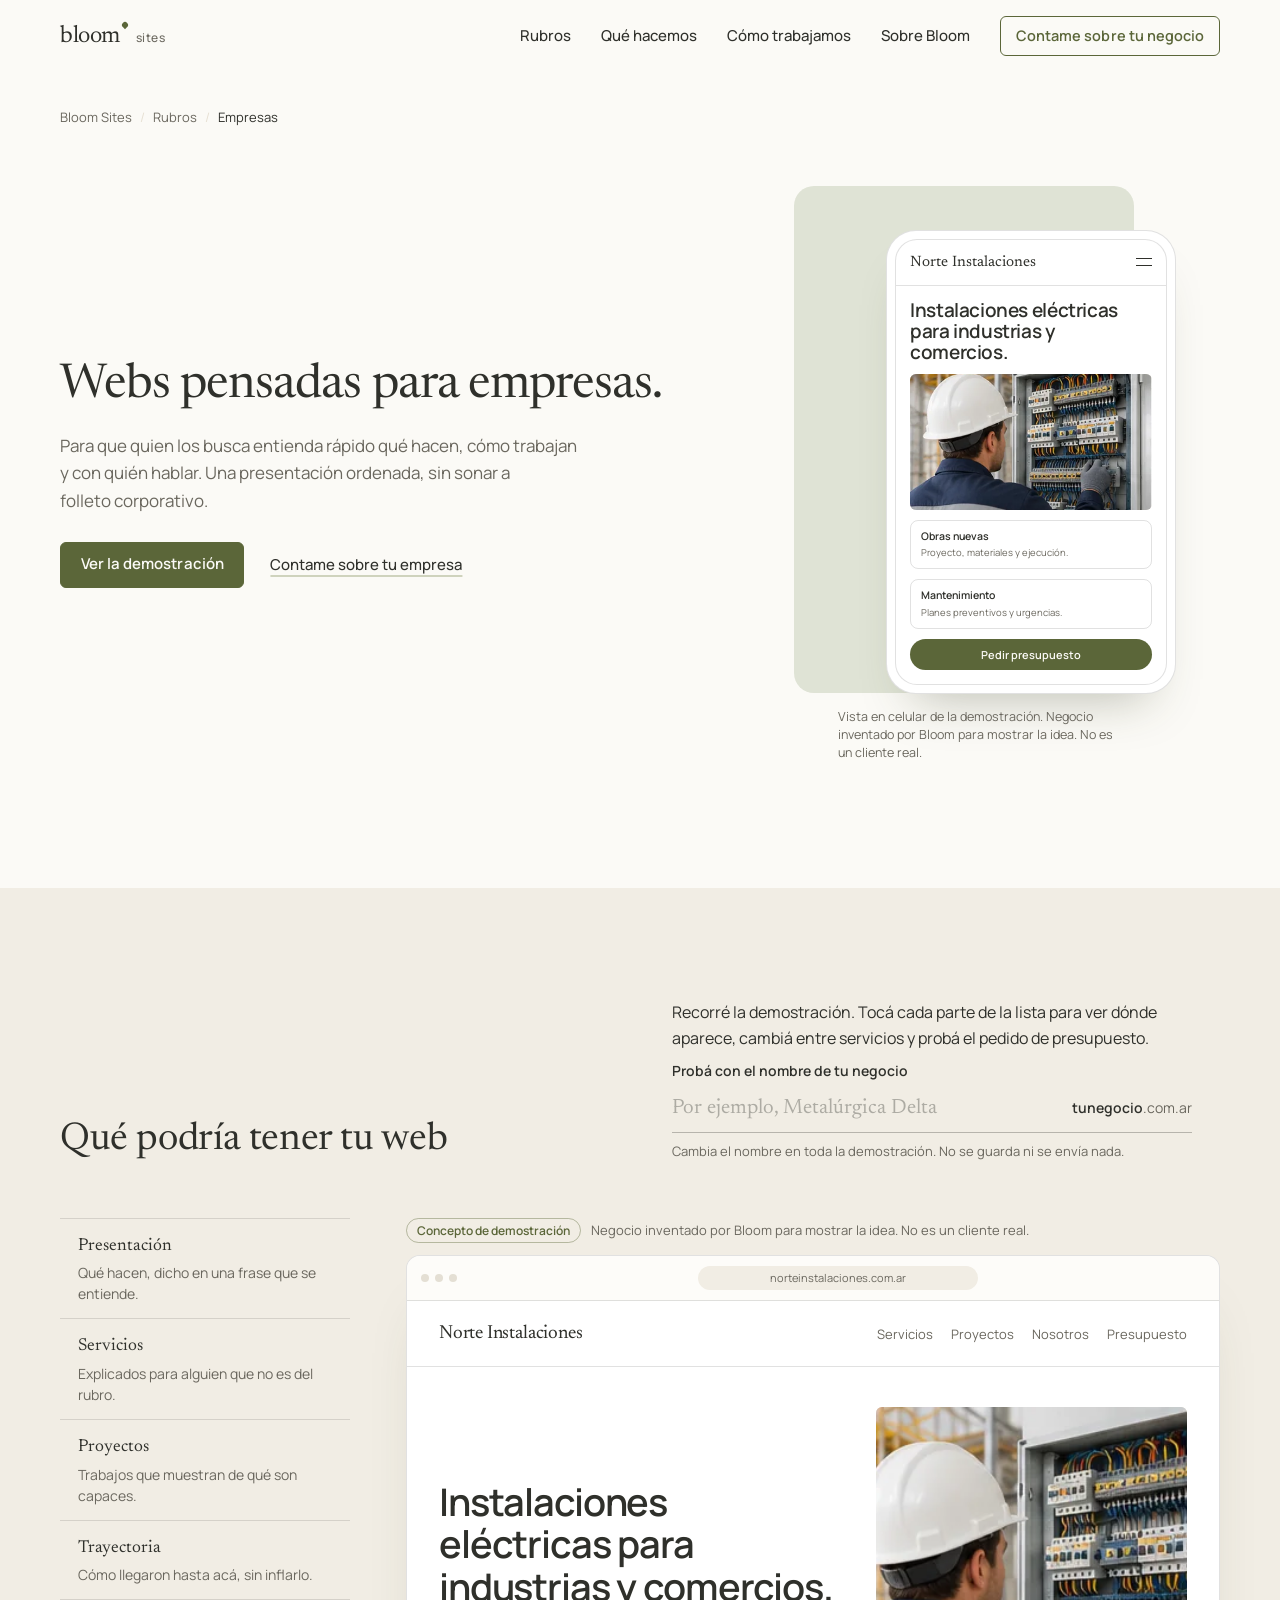
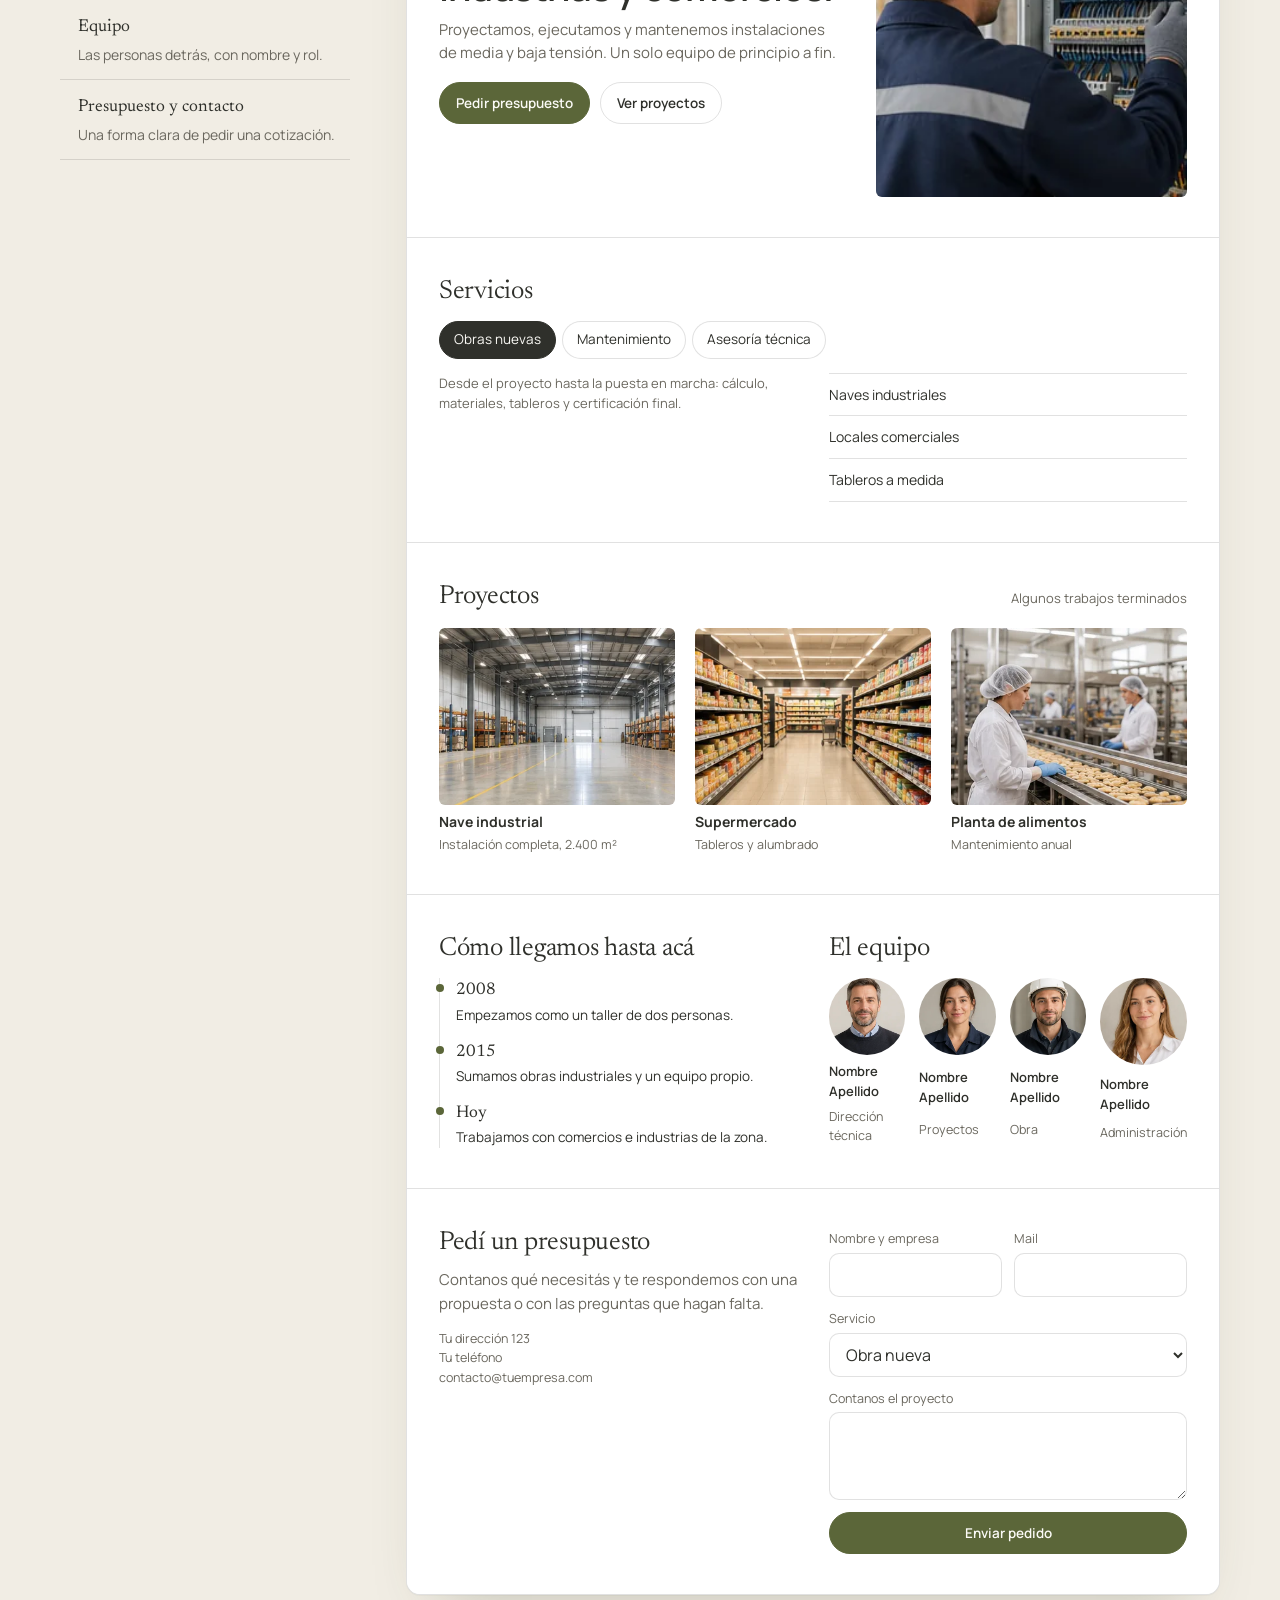
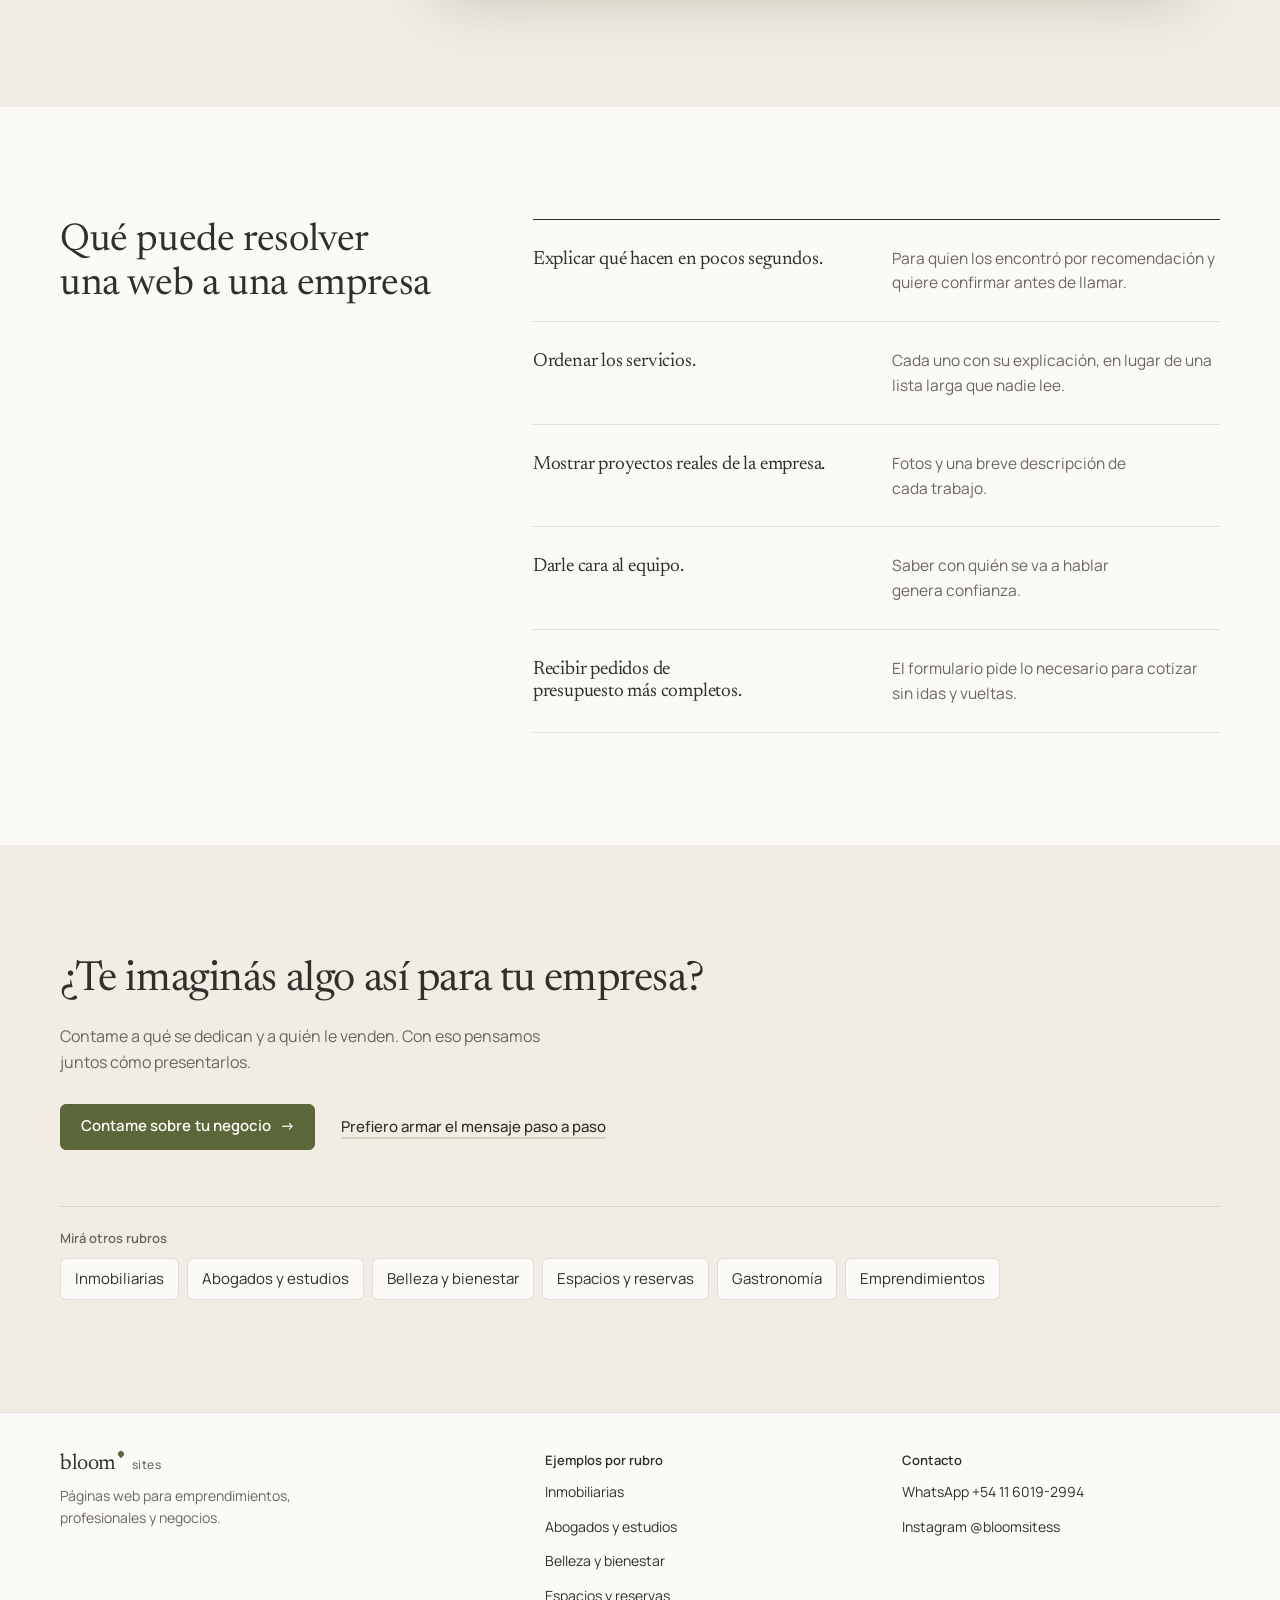
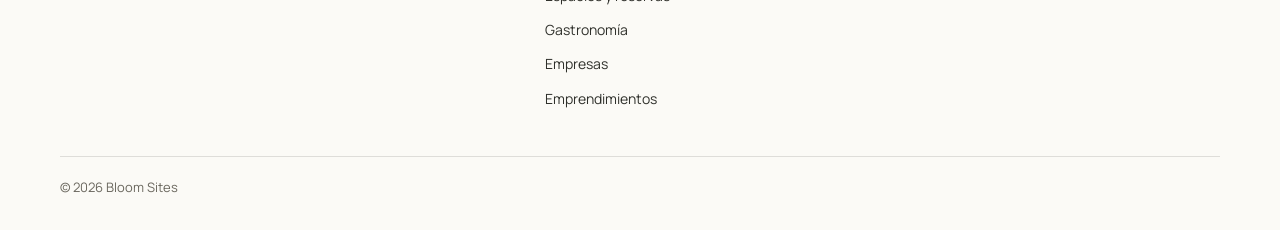
<file: empresas.html>
<!doctype html>
<html lang="es">
<head>
  <meta charset="utf-8">
  <meta name="viewport" content="width=device-width, initial-scale=1, viewport-fit=cover">
  <title>Páginas web institucionales para empresas | Bloom Sites</title>
  <meta name="description" content="Una web institucional clara para tu empresa: servicios, proyectos, trayectoria, equipo y pedidos de presupuesto. Mirá la demostración y cómo podría verse la tuya.">
  <link rel="canonical" href="https://tudominio.com.ar/empresas.html">
  <meta name="robots" content="index, follow">
  <meta name="theme-color" content="#FBFAF6">
  <!-- SEO local: para apuntar a una zona (por ejemplo Buenos Aires o CABA), sumala al title,
       a la description y a "areaServed" del JSON-LD. No se agregó ninguna ubicación a propósito. -->

  <meta property="og:type" content="website">
  <meta property="og:locale" content="es_AR">
  <meta property="og:site_name" content="Bloom Sites">
  <meta property="og:title" content="Páginas web institucionales para empresas | Bloom Sites">
  <meta property="og:description" content="Una web institucional clara para tu empresa: servicios, proyectos, trayectoria, equipo y pedidos de presupuesto. Mirá la demostración y cómo podría verse la tuya.">
  <meta property="og:url" content="https://tudominio.com.ar/empresas.html">
  <meta property="og:image" content="https://tudominio.com.ar/assets/images/og-empresas.png">
  <meta property="og:image:width" content="1200">
  <meta property="og:image:height" content="630">
  <meta name="twitter:card" content="summary_large_image">
  <meta name="twitter:title" content="Páginas web institucionales para empresas | Bloom Sites">
  <meta name="twitter:description" content="Una web institucional clara para tu empresa: servicios, proyectos, trayectoria, equipo y pedidos de presupuesto. Mirá la demostración y cómo podría verse la tuya.">
  <meta name="twitter:image" content="https://tudominio.com.ar/assets/images/og-empresas.png">

  <link rel="icon" href="favicon.ico" sizes="32x32">
  <link rel="icon" href="assets/icons/favicon.svg" type="image/svg+xml">
  <link rel="apple-touch-icon" href="assets/icons/apple-touch-icon.png">
  <link rel="manifest" href="site.webmanifest">

  <link rel="preconnect" href="https://fonts.googleapis.com">
  <link rel="preconnect" href="https://fonts.gstatic.com" crossorigin>
  <link rel="stylesheet" href="https://fonts.googleapis.com/css2?family=Manrope:wght@400..700&family=Newsreader:ital,opsz,wght@0,6..72,300..500;1,6..72,300..500&display=swap">
  <link rel="stylesheet" href="css/style.css">
  <script>document.documentElement.classList.add('js');</script>
  <script type="application/ld+json">
{
  "@context": "https://schema.org",
  "@graph": [
    {
      "@type": "Organization",
      "@id": "https://tudominio.com.ar/#org",
      "name": "Bloom Sites",
      "url": "https://tudominio.com.ar/",
      "logo": "https://tudominio.com.ar/assets/icons/icon-512.png",
      "sameAs": [
        "https://instagram.com/bloomsitess"
      ],
      "contactPoint": {
        "@type": "ContactPoint",
        "telephone": "+54-11-6019-2994",
        "contactType": "customer service",
        "availableLanguage": "es",
        "areaServed": "AR"
      }
    },
    {
      "@type": "WebPage",
      "@id": "https://tudominio.com.ar/empresas.html#webpage",
      "url": "https://tudominio.com.ar/empresas.html",
      "name": "Páginas web institucionales para empresas | Bloom Sites",
      "description": "Una web institucional clara para tu empresa: servicios, proyectos, trayectoria, equipo y pedidos de presupuesto. Mirá la demostración y cómo podría verse la tuya.",
      "inLanguage": "es-AR",
      "isPartOf": {
        "@type": "WebSite",
        "@id": "https://tudominio.com.ar/#website",
        "url": "https://tudominio.com.ar/",
        "name": "Bloom Sites"
      },
      "breadcrumb": {
        "@id": "https://tudominio.com.ar/empresas.html#breadcrumb"
      },
      "mainEntity": {
        "@id": "https://tudominio.com.ar/empresas.html#service"
      }
    },
    {
      "@type": "BreadcrumbList",
      "@id": "https://tudominio.com.ar/empresas.html#breadcrumb",
      "itemListElement": [
        {
          "@type": "ListItem",
          "position": 1,
          "name": "Bloom Sites",
          "item": "https://tudominio.com.ar/"
        },
        {
          "@type": "ListItem",
          "position": 2,
          "name": "Empresas",
          "item": "https://tudominio.com.ar/empresas.html"
        }
      ]
    },
    {
      "@type": "Service",
      "@id": "https://tudominio.com.ar/empresas.html#service",
      "name": "Páginas web institucionales para empresas",
      "serviceType": "Diseño de páginas web",
      "description": "Una web institucional clara para tu empresa: servicios, proyectos, trayectoria, equipo y pedidos de presupuesto. Mirá la demostración y cómo podría verse la tuya.",
      "provider": {
        "@id": "https://tudominio.com.ar/#org"
      },
      "areaServed": {
        "@type": "Country",
        "name": "Argentina"
      },
      "audience": {
        "@type": "BusinessAudience",
        "name": "Empresas"
      }
    }
  ]
}
  </script>
</head>
<body class="page-rubro rubro-empresas" style="--tint:#DFE3D5">
  <a class="skip-link" href="#contenido">Saltar al contenido</a>

  <header class="site-header">
    <div class="wrap header-inner">
      <a class="brand" href="index.html" aria-label="Bloom Sites, ir al inicio">
        <span class="brand-word">bloom</span><span class="brand-bud" aria-hidden="true"></span><span class="brand-sub">sites</span>
      </a>
      <button class="nav-toggle" type="button" aria-expanded="false" aria-controls="nav" aria-label="Abrir menú">
        <span class="nav-toggle-lines" aria-hidden="true"></span>
      </button>
      <nav class="nav" id="nav" aria-label="Principal">
        <div class="nav-main">
          <a href="index.html#rubros">Rubros</a>
          <a href="index.html#que-incluye">Qué hacemos</a>
          <a href="index.html#proceso">Cómo trabajamos</a>
          <a href="index.html#sobre">Sobre Bloom</a>
        </div>
        <div class="nav-rubros">
          <p>Ver ejemplos por rubro</p>
          <ul>
            <li><a href="inmobiliarias.html">Inmobiliarias</a></li>
            <li><a href="abogados.html">Abogados y estudios</a></li>
            <li><a href="belleza.html">Belleza y bienestar</a></li>
            <li><a href="espacios.html">Espacios y reservas</a></li>
            <li><a href="gastronomia.html">Gastronomía</a></li>
            <li><a href="empresas.html" aria-current="page">Empresas</a></li>
            <li><a href="emprendimientos.html">Emprendimientos</a></li>
          </ul>
        </div>
        <a class="btn nav-cta" href="index.html#contacto">Contame sobre tu negocio</a>
        <p class="nav-foot">Instagram <a href="https://instagram.com/bloomsitess" target="_blank" rel="noopener">@bloomsitess</a></p>
      </nav>
    </div>
  </header>

  <main id="contenido">
    <section class="r-hero" aria-labelledby="r-title">
      <div class="wrap">
        <nav class="crumbs" aria-label="Ruta de navegación">
          <ol>
            <li><a href="index.html">Bloom Sites</a></li>
            <li><a href="index.html#rubros">Rubros</a></li>
            <li aria-current="page">Empresas</li>
          </ol>
        </nav>
        <div class="r-hero-grid">
          <div>
            <h1 id="r-title" data-load>Webs pensadas para empresas.</h1>
            <p class="r-lead" data-load style="--d:.12s">Para que quien los busca entienda rápido qué hacen, cómo trabajan y con quién hablar. Una presentación ordenada, sin sonar a folleto corporativo.</p>
            <div class="r-actions" data-load style="--d:.22s">
              <a class="btn" href="#demo">Ver la demostración</a>
              <a class="link-quiet" data-wa data-wa-msg="¡Hola! Tengo una empresa y vi la demostración en la web de Bloom. Quiero información sobre una página web." href="https://wa.me/5491160192994" target="_blank" rel="noopener">Contame sobre tu empresa</a>
            </div>
          </div>
          <figure class="r-visual" data-load style="--d:.3s">
            <div class="phone r-phone" aria-hidden="true">
              <div class="ps">
                <div class="ps-top"><span class="ps-logo">Norte Instalaciones</span><span class="ps-burger"></span></div>
                <div class="ps-body">
                  <p class="ps-title" style="font-family:var(--sans);font-weight:600;letter-spacing:-0.02em">Instalaciones eléctricas para industrias y comercios.</p>
                  <img class="photo r-169" src="assets/images/emp-tablero.webp" alt="" width="380" height="328" style="object-position:35% 25%">
                  <div class="mk-box"><strong>Obras nuevas</strong><span class="mk-s">Proyecto, materiales y ejecución.</span></div>
                  <div class="mk-box"><strong>Mantenimiento</strong><span class="mk-s">Planes preventivos y urgencias.</span></div>
                  <span class="ps-btn">Pedir presupuesto</span>
                </div>

              </div>
            </div>
            <figcaption class="caption">Vista en celular de la demostración. Negocio inventado por Bloom para mostrar la idea. No es un cliente real.</figcaption>
          </figure>
        </div>
      </div>
    </section>

    <section class="r-demo" id="demo" aria-labelledby="demo-title">
      <div class="wrap">
        <div class="r-demo-head">
          <div>
            <h2 id="demo-title">Qué podría tener tu web</h2>
          </div>
          <div>
            <p>Recorré la demostración. Tocá cada parte de la lista para ver dónde aparece, cambiá entre servicios y probá el pedido de presupuesto.</p>
            <div class="name-try">
              <label for="biz-name">Probá con el nombre de tu negocio</label>
              <div class="name-field">
                <input id="biz-name" type="text" maxlength="32" autocomplete="organization" placeholder="Por ejemplo, Metalúrgica Delta">
                <span class="name-domain" aria-live="polite"><span data-url-preview>tunegocio</span>.com.ar</span>
              </div>
              <p class="name-help">Cambia el nombre en toda la demostración. No se guarda ni se envía nada.</p>
            </div>
            
          </div>
        </div>

        <div class="r-demo-layout">
          <div class="r-feats">
            <ul class="feat-list" aria-label="Partes de la demostración">
            <li><button type="button" class="feat" data-key="presentacion" aria-pressed="false" aria-controls="demo-frame">
              <span class="feat-name">Presentación</span><span class="feat-text">Qué hacen, dicho en una frase que se entiende.</span>
            </button></li>
            <li><button type="button" class="feat" data-key="servicios" aria-pressed="false" aria-controls="demo-frame">
              <span class="feat-name">Servicios</span><span class="feat-text">Explicados para alguien que no es del rubro.</span>
            </button></li>
            <li><button type="button" class="feat" data-key="proyectos" aria-pressed="false" aria-controls="demo-frame">
              <span class="feat-name">Proyectos</span><span class="feat-text">Trabajos que muestran de qué son capaces.</span>
            </button></li>
            <li><button type="button" class="feat" data-key="trayectoria" aria-pressed="false" aria-controls="demo-frame">
              <span class="feat-name">Trayectoria</span><span class="feat-text">Cómo llegaron hasta acá, sin inflarlo.</span>
            </button></li>
            <li><button type="button" class="feat" data-key="equipo" aria-pressed="false" aria-controls="demo-frame">
              <span class="feat-name">Equipo</span><span class="feat-text">Las personas detrás, con nombre y rol.</span>
            </button></li>
            <li><button type="button" class="feat" data-key="contacto" aria-pressed="false" aria-controls="demo-frame">
              <span class="feat-name">Presupuesto y contacto</span><span class="feat-text">Una forma clara de pedir una cotización.</span>
            </button></li>
            </ul>
            <p class="feat-caption" aria-live="polite"></p>
          </div>
          <div class="r-demo-frame" id="demo-frame">
            <p class="demo-label"><span class="tag">Concepto de demostración</span> Negocio inventado por Bloom para mostrar la idea. No es un cliente real.</p>
            <div class="browser">
              <div class="browser-bar"><span class="dots" aria-hidden="true"><i></i><i></i><i></i></span><span class="url"><span data-url data-default="Norte Instalaciones">norteinstalaciones</span>.com.ar</span></div>
              <div class="dm" aria-label="Demostración de una página para empresas" role="region">
                <nav class="dm-nav" aria-label="Menú de la demostración">
                  <span class="dm-logo" data-brand data-default="Norte Instalaciones">Norte Instalaciones</span>
                  <div class="dm-links"><a href="#dm-serv">Servicios</a><a href="#dm-proy">Proyectos</a><a href="#dm-nos">Nosotros</a><a href="#dm-pres">Presupuesto</a></div>
                </nav>

                <section class="dm-sec">
                  <div class="dm-split is-wide is-center" data-part="presentacion">
                    <div>
                      <h3 class="dm-h1">Instalaciones eléctricas para industrias y comercios.</h3>
                      <p class="dm-lead">Proyectamos, ejecutamos y mantenemos instalaciones de media y baja tensión. Un solo equipo de principio a fin.</p>
                      <div class="dm-actions"><a class="dm-btn" href="#dm-pres">Pedir presupuesto</a><a class="dm-btn is-ghost" href="#dm-proy">Ver proyectos</a></div>
                    </div>
                    <img class="photo r-45" src="assets/images/emp-tablero.webp" alt="Técnico con casco revisando un tablero eléctrico en una obra" width="380" height="328" loading="lazy" decoding="async" style="object-position:35% 50%">
                  </div>
                </section>

                <section class="dm-sec" id="dm-serv" aria-label="Servicios">
                  <div data-part="servicios">
                    <h4 class="dm-h2" style="margin-bottom:14px">Servicios</h4>
                    <div class="dm-tabs" role="tablist" aria-label="Servicios">
                      <button type="button" class="dm-tab" role="tab" id="tab-obra" aria-controls="pan-obra" aria-selected="true">Obras nuevas</button>
                      <button type="button" class="dm-tab" role="tab" id="tab-mant" aria-controls="pan-mant" aria-selected="false">Mantenimiento</button>
                      <button type="button" class="dm-tab" role="tab" id="tab-ases" aria-controls="pan-ases" aria-selected="false">Asesoría técnica</button>
                    </div>
                    <div class="dm-panel dm-split" id="pan-obra" role="tabpanel" aria-labelledby="tab-obra">
                      <p class="dm-muted">Desde el proyecto hasta la puesta en marcha: cálculo, materiales, tableros y certificación final.</p>
                      <ul class="dm-list"><li>Naves industriales</li><li>Locales comerciales</li><li>Tableros a medida</li></ul>
                    </div>
                    <div class="dm-panel dm-split" id="pan-mant" role="tabpanel" aria-labelledby="tab-mant" hidden>
                      <p class="dm-muted">Planes de mantenimiento preventivo con visitas programadas y atención de urgencias.</p>
                      <ul class="dm-list"><li>Visitas mensuales</li><li>Termografía</li><li>Guardia para urgencias</li></ul>
                    </div>
                    <div class="dm-panel dm-split" id="pan-ases" role="tabpanel" aria-labelledby="tab-ases" hidden>
                      <p class="dm-muted">Relevamientos, informes técnicos y acompañamiento para habilitaciones.</p>
                      <ul class="dm-list"><li>Relevamientos</li><li>Informes técnicos</li><li>Habilitaciones</li></ul>
                    </div>
                  </div>
                </section>

                <section class="dm-sec" id="dm-proy" aria-label="Proyectos">
                  <div data-part="proyectos">
                    <div class="dm-sec-head"><h4 class="dm-h2">Proyectos</h4><span class="dm-muted">Algunos trabajos terminados</span></div>
                    <div class="dm-grid is-3">
                      <figure class="dm-card" style="margin:0"><img class="photo r-43" src="assets/images/emp-nave.webp" alt="Interior de una nave industrial amplia con estanterías" width="365" height="336" loading="lazy" decoding="async"><figcaption><b>Nave industrial</b><br><span class="dm-small">Instalación completa, 2.400 m²</span></figcaption></figure>
                      <figure class="dm-card" style="margin:0"><img class="photo r-43" src="assets/images/emp-supermercado.webp" alt="Pasillo de un supermercado con góndolas ordenadas" width="363" height="319" loading="lazy" decoding="async"><figcaption><b>Supermercado</b><br><span class="dm-small">Tableros y alumbrado</span></figcaption></figure>
                      <figure class="dm-card" style="margin:0"><img class="photo r-43" src="assets/images/emp-planta.webp" alt="Operarias con cofia y guardapolvo en una línea de producción de alimentos" width="372" height="327" loading="lazy" decoding="async"><figcaption><b>Planta de alimentos</b><br><span class="dm-small">Mantenimiento anual</span></figcaption></figure>
                    </div>
                  </div>
                </section>

                <section class="dm-sec" id="dm-nos" aria-label="Nosotros">
                  <div class="dm-split">
                    <div data-part="trayectoria">
                      <h4 class="dm-h2" style="margin-bottom:14px">Cómo llegamos hasta acá</h4>
                      <ul class="dm-timeline">
                        <li><b>2008</b>Empezamos como un taller de dos personas.</li>
                        <li><b>2015</b>Sumamos obras industriales y un equipo propio.</li>
                        <li><b>Hoy</b>Trabajamos con comercios e industrias de la zona.</li>
                      </ul>
                    </div>
                    <div data-part="equipo">
                      <h4 class="dm-h2" style="margin-bottom:14px">El equipo</h4>
                      <div class="dm-team">
                        <div class="dm-person"><img class="photo r-11" src="assets/images/emp-retrato-direccion.webp" alt="Retrato de la persona a cargo de la dirección técnica" width="360" height="290" loading="lazy" decoding="async"><b>Nombre Apellido</b><span class="dm-small">Dirección técnica</span></div>
                        <div class="dm-person"><img class="photo r-11" src="assets/images/emp-retrato-proyectos.webp" alt="Retrato de la persona a cargo de proyectos" width="329" height="300" loading="lazy" decoding="async"><b>Nombre Apellido</b><span class="dm-small">Proyectos</span></div>
                        <div class="dm-person"><img class="photo r-11" src="assets/images/emp-retrato-obra.webp" alt="Retrato de la persona a cargo de obra, con casco" width="338" height="292" loading="lazy" decoding="async"><b>Nombre Apellido</b><span class="dm-small">Obra</span></div>
                        <div class="dm-person"><img class="photo r-11" src="assets/images/emp-retrato-administracion.webp" alt="Retrato de la persona a cargo de administración" width="342" height="285" loading="lazy" decoding="async"><b>Nombre Apellido</b><span class="dm-small">Administración</span></div>
                      </div>
                    </div>
                  </div>
                </section>

                <section class="dm-sec" id="dm-pres" aria-label="Pedido de presupuesto">
                  <div class="dm-split" data-part="contacto">
                    <div>
                      <h4 class="dm-h2">Pedí un presupuesto</h4>
                      <p class="dm-lead">Contanos qué necesitás y te respondemos con una propuesta o con las preguntas que hagan falta.</p>
                      <p class="dm-small" style="margin-top:14px">Tu dirección 123<br>Tu teléfono<br>contacto@tuempresa.com</p>
                    </div>
                    <form class="dm-form" data-demo-form="En tu web, el pedido de presupuesto te llegaría por mail con todos estos datos.">
                      <div class="dm-row">
                        <label class="dm-field">Nombre y empresa<input type="text" name="nombre" autocomplete="organization" required></label>
                        <label class="dm-field">Mail<input type="email" name="mail" autocomplete="email" required></label>
                      </div>
                      <label class="dm-field">Servicio<select name="servicio"><option>Obra nueva</option><option>Mantenimiento</option><option>Asesoría técnica</option></select></label>
                      <label class="dm-field">Contanos el proyecto<textarea name="detalle" required></textarea></label>
                      <button type="submit" class="dm-btn">Enviar pedido</button>
                    </form>
                  </div>
                </section>

              </div>
            </div>
          </div>
        </div>
      </div>
    </section>

    <section class="r-solves" aria-labelledby="solves-title">
      <div class="wrap r-solves-grid">
        <h2 id="solves-title">Qué puede resolver una web a una empresa</h2>
        <ul class="solves-list">
          <li><h3>Explicar qué hacen en pocos segundos.</h3><p>Para quien los encontró por recomendación y quiere confirmar antes de llamar.</p></li>
          <li><h3>Ordenar los servicios.</h3><p>Cada uno con su explicación, en lugar de una lista larga que nadie lee.</p></li>
          <li><h3>Mostrar proyectos reales de la empresa.</h3><p>Fotos y una breve descripción de cada trabajo.</p></li>
          <li><h3>Darle cara al equipo.</h3><p>Saber con quién se va a hablar genera confianza.</p></li>
          <li><h3>Recibir pedidos de presupuesto más completos.</h3><p>El formulario pide lo necesario para cotizar sin idas y vueltas.</p></li>
        </ul>
      </div>
    </section>

    <section class="r-cta" aria-labelledby="cta-title">
      <div class="wrap">
        <div class="r-cta-inner">
          <h2 id="cta-title">¿Te imaginás algo así para tu empresa?</h2>
          <p>Contame a qué se dedican y a quién le venden. Con eso pensamos juntos cómo presentarlos.</p>
          <div class="r-cta-actions">
            <a class="btn" data-wa data-wa-msg="¡Hola! Tengo una empresa y vi la demostración en la web de Bloom. Quiero información sobre una página web." href="https://wa.me/5491160192994" target="_blank" rel="noopener">Contame sobre tu negocio <span class="arrow" aria-hidden="true">→</span></a>
            <a class="link-quiet" href="index.html?rubro=empresas#contacto">Prefiero armar el mensaje paso a paso</a>
          </div>
        </div>
        <nav class="other-rubros" aria-labelledby="otros-title">
          <h2 id="otros-title">Mirá otros rubros</h2>
          <ul>
          <li><a href="inmobiliarias.html">Inmobiliarias</a></li>
          <li><a href="abogados.html">Abogados y estudios</a></li>
          <li><a href="belleza.html">Belleza y bienestar</a></li>
          <li><a href="espacios.html">Espacios y reservas</a></li>
          <li><a href="gastronomia.html">Gastronomía</a></li>
          <li><a href="emprendimientos.html">Emprendimientos</a></li>
          </ul>
        </nav>
      </div>
    </section>
  </main>

  <footer class="site-footer">
    <div class="wrap footer-grid">
      <div class="footer-brand">
        <a class="brand" href="index.html" aria-label="Bloom Sites, ir al inicio">
          <span class="brand-word">bloom</span><span class="brand-bud" aria-hidden="true"></span><span class="brand-sub">sites</span>
        </a>
        <p>Páginas web para emprendimientos, profesionales y negocios.</p>
      </div>
      <nav class="footer-col" aria-label="Rubros">
        <h2>Ejemplos por rubro</h2>
        <ul>
            <li><a href="inmobiliarias.html">Inmobiliarias</a></li>
            <li><a href="abogados.html">Abogados y estudios</a></li>
            <li><a href="belleza.html">Belleza y bienestar</a></li>
            <li><a href="espacios.html">Espacios y reservas</a></li>
            <li><a href="gastronomia.html">Gastronomía</a></li>
            <li><a href="empresas.html">Empresas</a></li>
            <li><a href="emprendimientos.html">Emprendimientos</a></li>
        </ul>
      </nav>
      <div class="footer-col">
        <h2>Contacto</h2>
        <ul>
          <li><a data-wa href="https://wa.me/5491160192994" target="_blank" rel="noopener">WhatsApp +54 11 6019-2994</a></li>
          <li><a href="https://instagram.com/bloomsitess" target="_blank" rel="noopener">Instagram @bloomsitess</a></li>
        </ul>
      </div>
      <p class="footer-copy">© <span data-year>2026</span> Bloom Sites</p>
    </div>
  </footer>

  <div class="toast" id="toast" role="status" aria-live="polite">
    <p></p>
    <button type="button" aria-label="Cerrar aviso">×</button>
  </div>
  <script src="js/script.js" defer></script>
</body>
</html>
</file>
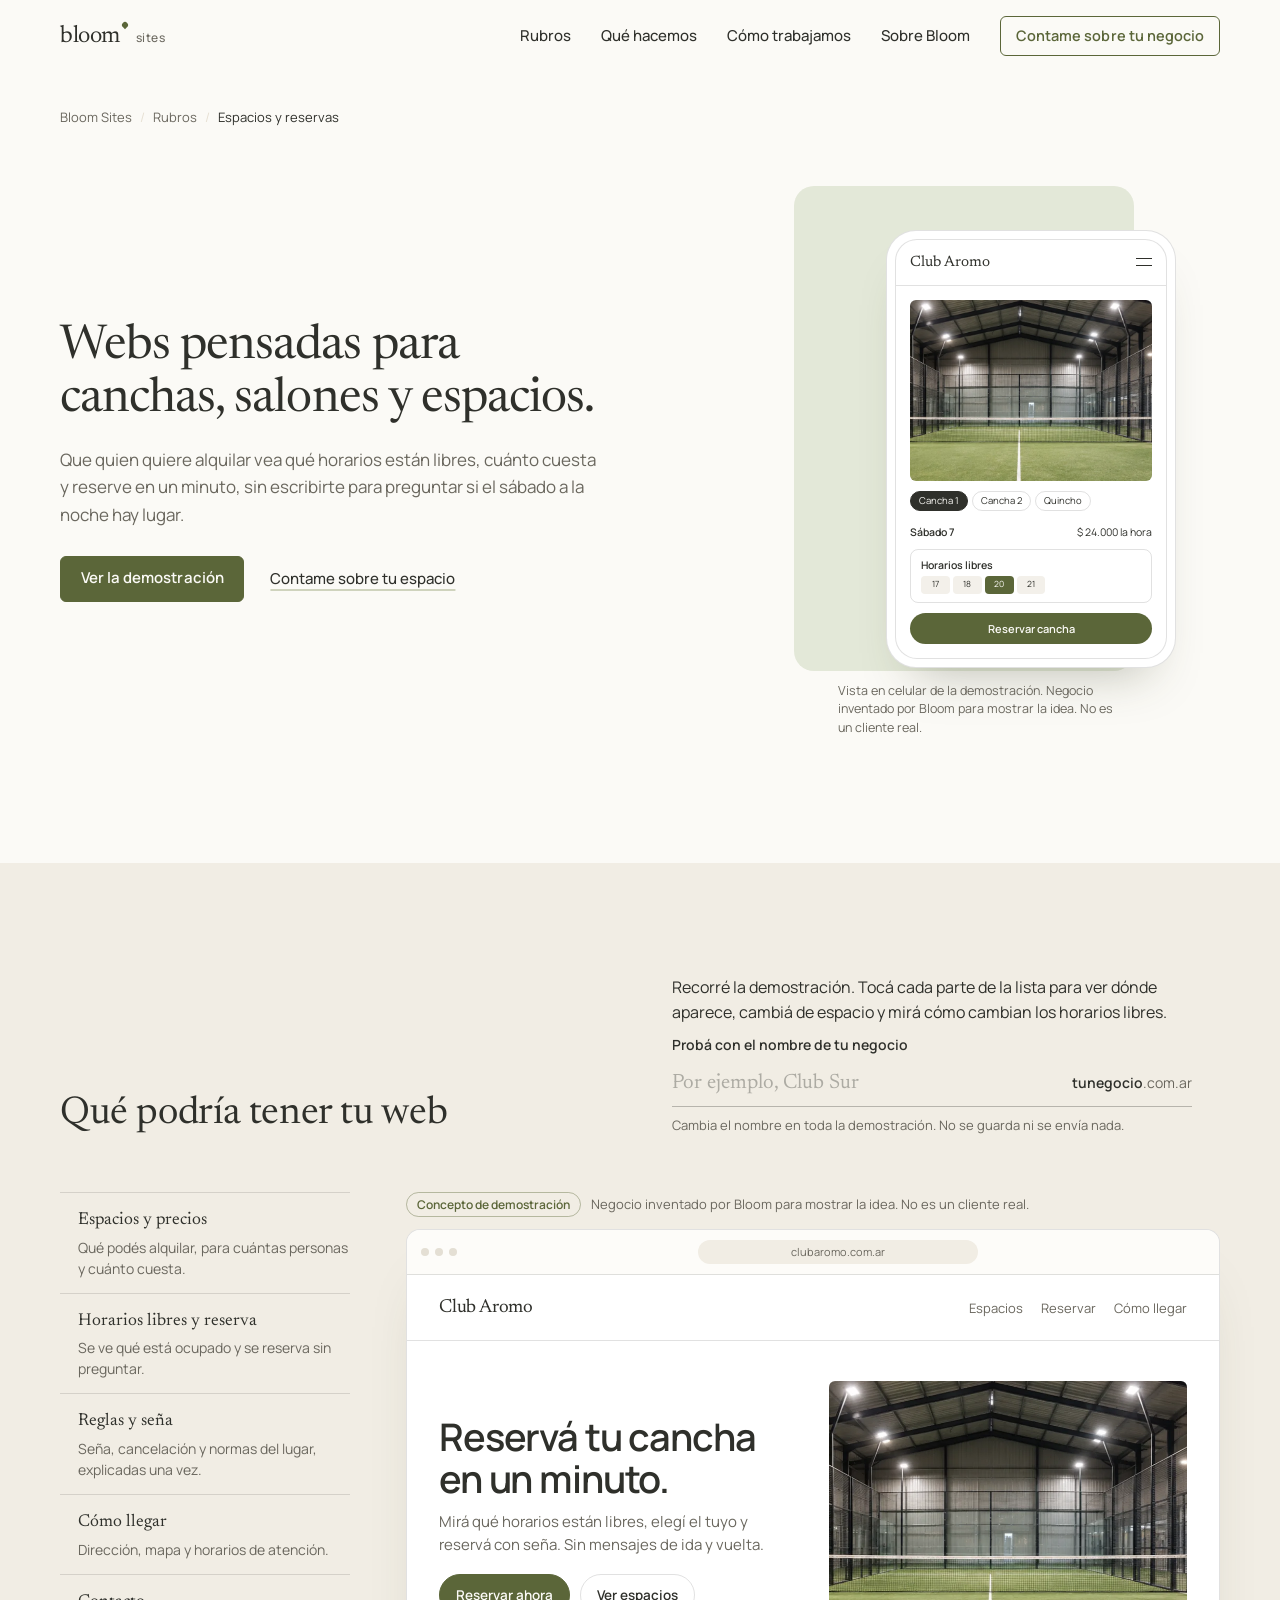
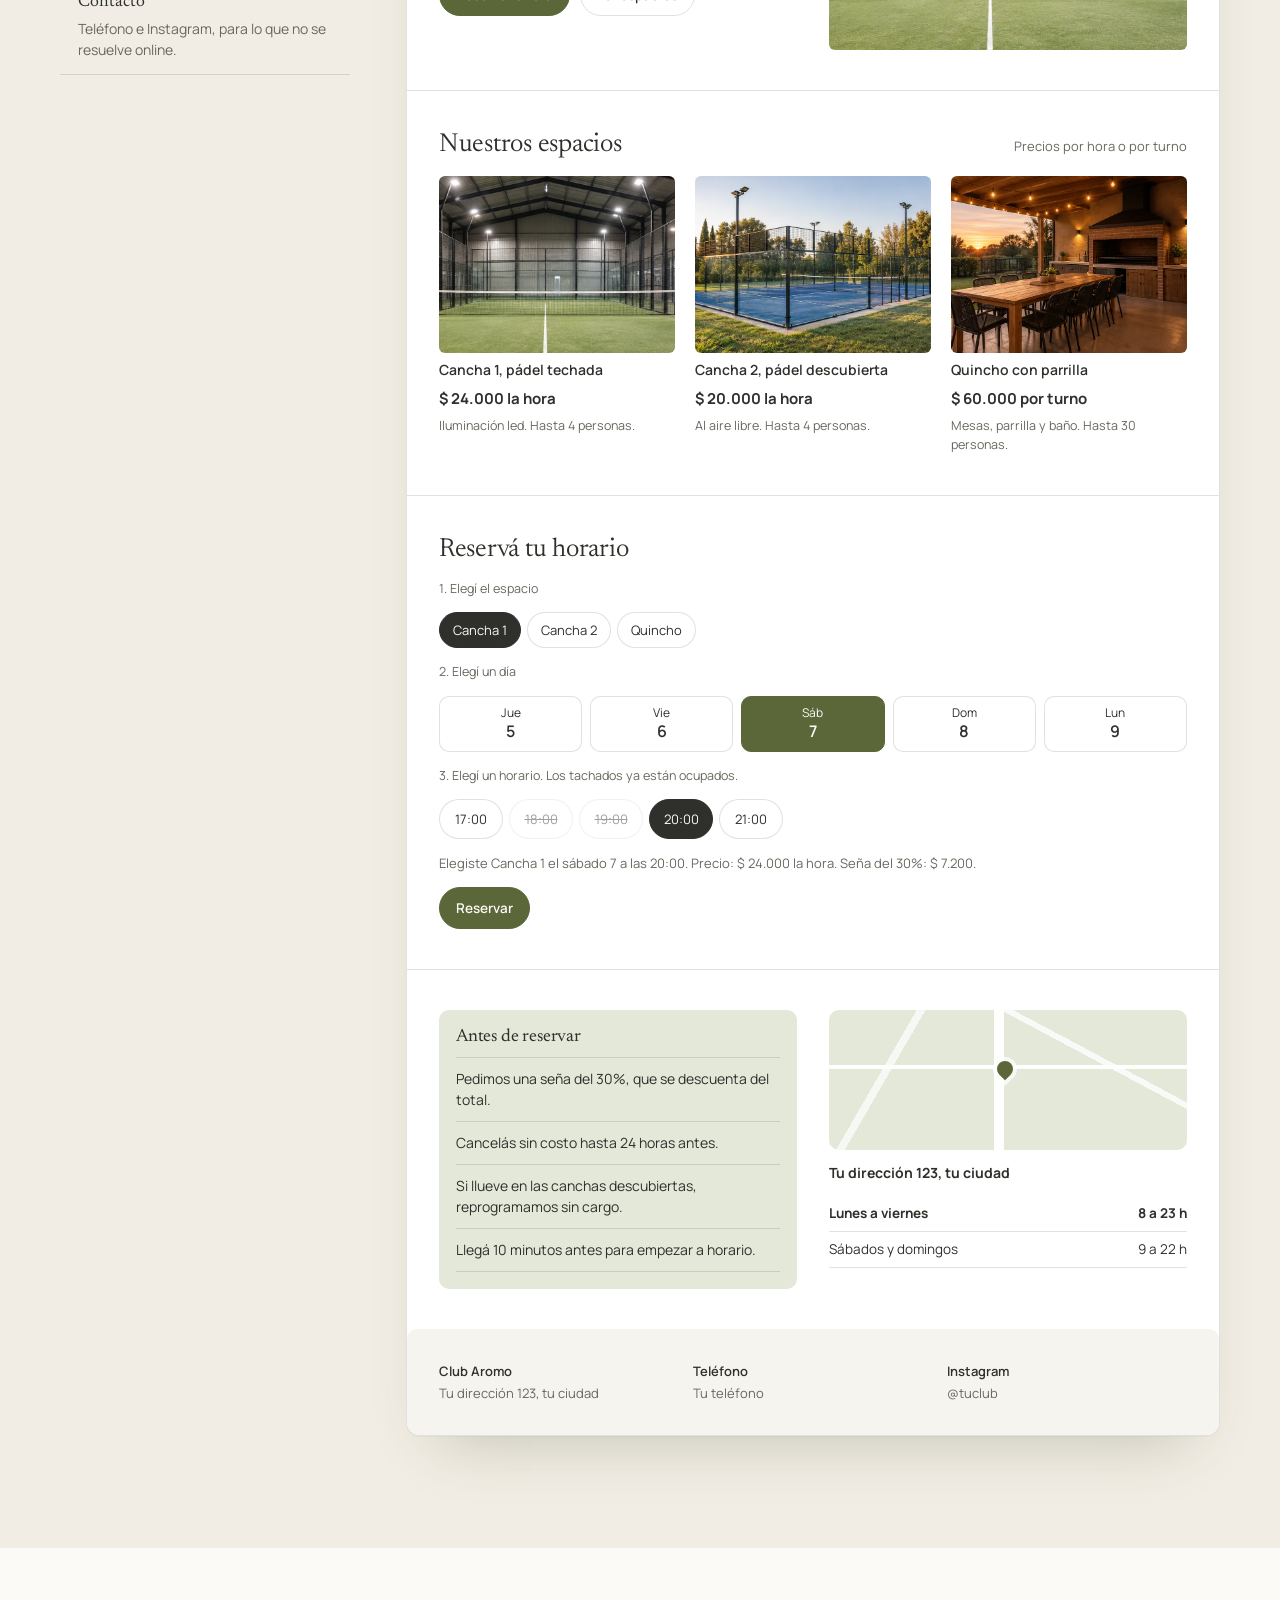
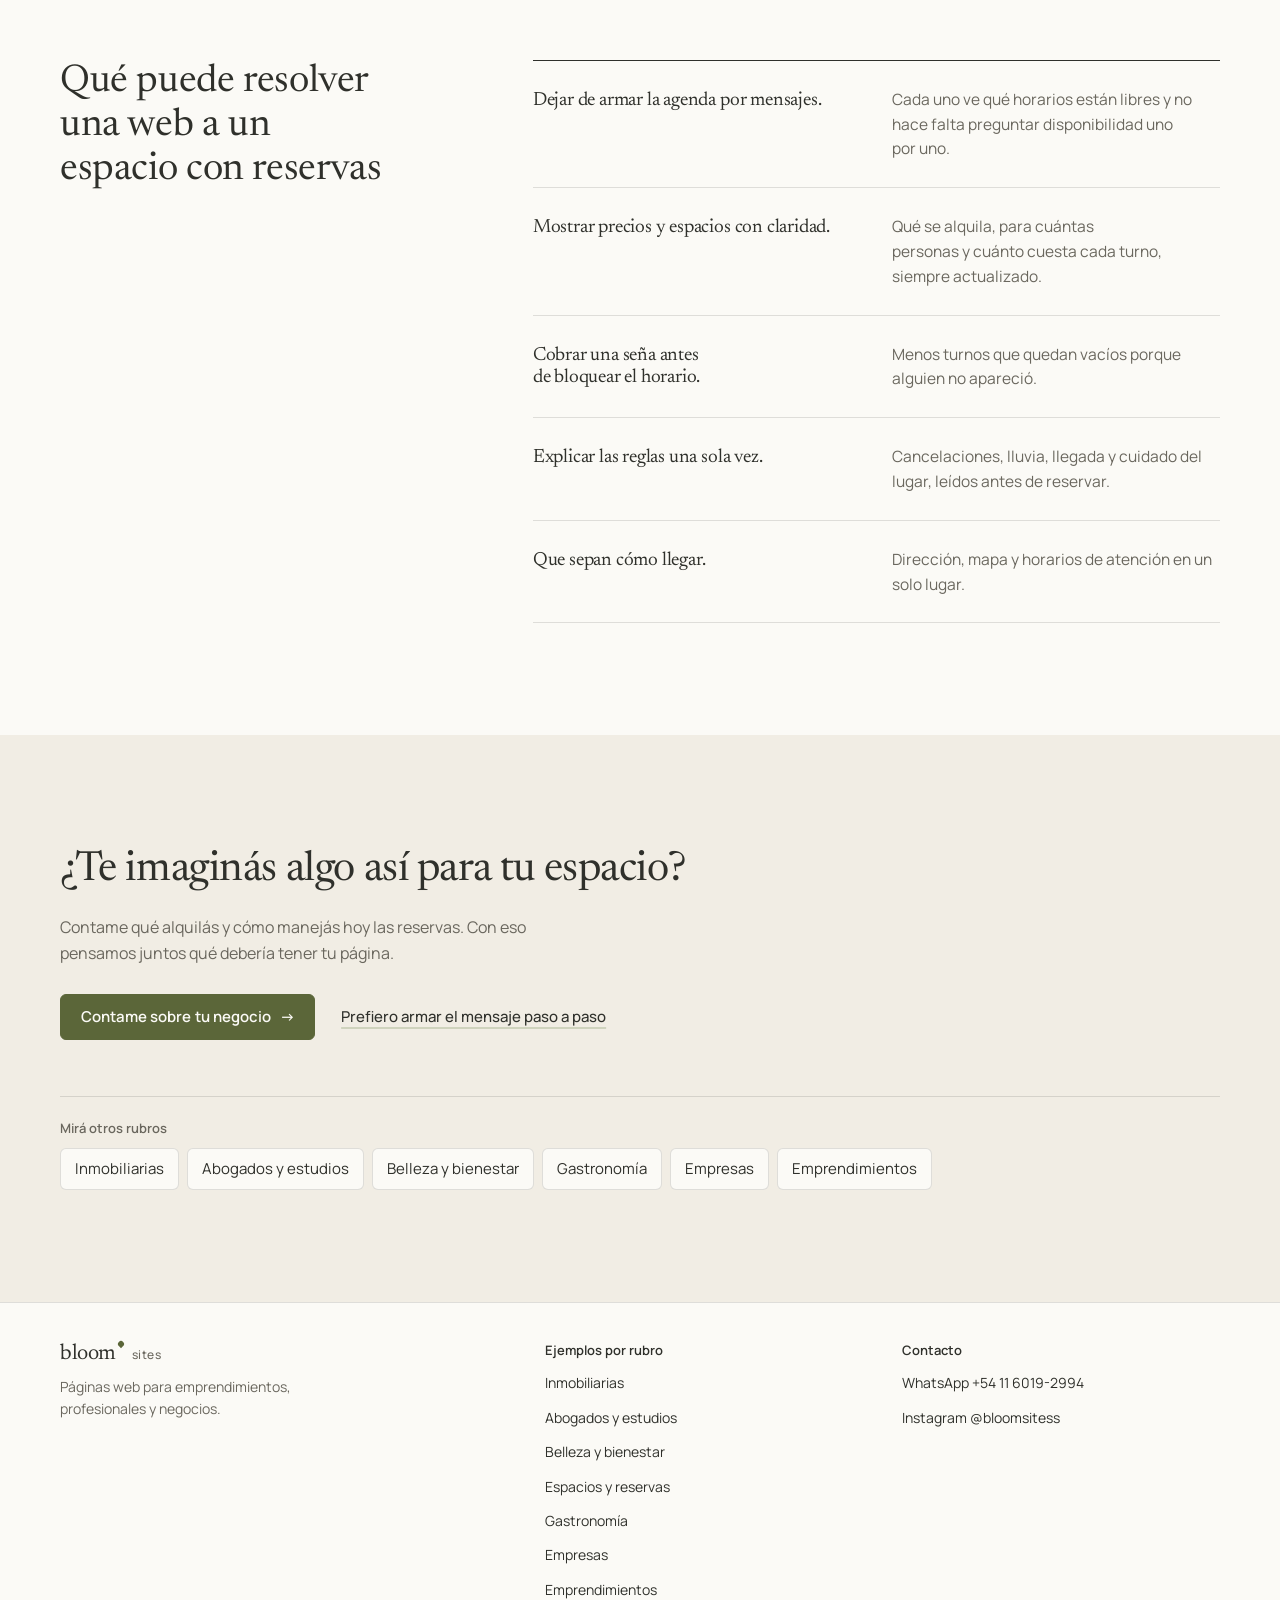
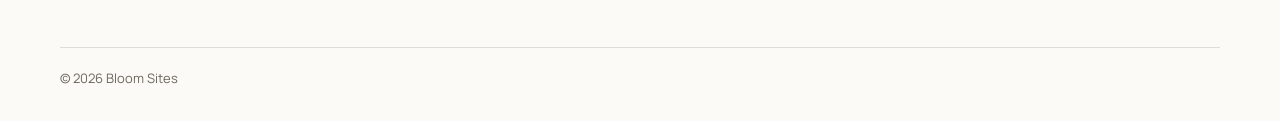
<file: espacios.html>
<!doctype html>
<html lang="es">
<head>
  <meta charset="utf-8">
  <meta name="viewport" content="width=device-width, initial-scale=1, viewport-fit=cover">
  <title>Páginas web para canchas, salones y espacios con reservas | Bloom Sites</title>
  <meta name="description" content="Una web para tu cancha, salón o sala con horarios libres, precios por turno y reservas con seña. Mirá la demostración.">
  <link rel="canonical" href="https://tudominio.com.ar/espacios.html">
  <meta name="robots" content="index, follow">
  <meta name="theme-color" content="#FBFAF6">
  <!-- SEO local: para apuntar a una zona (por ejemplo Buenos Aires o CABA), sumala al title,
       a la description y a "areaServed" del JSON-LD. No se agregó ninguna ubicación a propósito. -->

  <meta property="og:type" content="website">
  <meta property="og:locale" content="es_AR">
  <meta property="og:site_name" content="Bloom Sites">
  <meta property="og:title" content="Páginas web para canchas, salones y espacios con reservas | Bloom Sites">
  <meta property="og:description" content="Una web para tu cancha, salón o sala con horarios libres, precios por turno y reservas con seña. Mirá la demostración.">
  <meta property="og:url" content="https://tudominio.com.ar/espacios.html">
  <meta property="og:image" content="https://tudominio.com.ar/assets/images/og-espacios.png">
  <meta property="og:image:width" content="1200">
  <meta property="og:image:height" content="630">
  <meta name="twitter:card" content="summary_large_image">
  <meta name="twitter:title" content="Páginas web para canchas, salones y espacios con reservas | Bloom Sites">
  <meta name="twitter:description" content="Una web para tu cancha, salón o sala con horarios libres, precios por turno y reservas con seña. Mirá la demostración.">
  <meta name="twitter:image" content="https://tudominio.com.ar/assets/images/og-espacios.png">

  <link rel="icon" href="favicon.ico" sizes="32x32">
  <link rel="icon" href="assets/icons/favicon.svg" type="image/svg+xml">
  <link rel="apple-touch-icon" href="assets/icons/apple-touch-icon.png">
  <link rel="manifest" href="site.webmanifest">

  <link rel="preconnect" href="https://fonts.googleapis.com">
  <link rel="preconnect" href="https://fonts.gstatic.com" crossorigin>
  <link rel="stylesheet" href="https://fonts.googleapis.com/css2?family=Manrope:wght@400..700&family=Newsreader:ital,opsz,wght@0,6..72,300..500;1,6..72,300..500&display=swap">
  <link rel="stylesheet" href="css/style.css">
  <script>document.documentElement.classList.add('js');</script>
  <script type="application/ld+json">
{
  "@context": "https://schema.org",
  "@graph": [
    {
      "@type": "Organization",
      "@id": "https://tudominio.com.ar/#org",
      "name": "Bloom Sites",
      "url": "https://tudominio.com.ar/",
      "logo": "https://tudominio.com.ar/assets/icons/icon-512.png",
      "sameAs": [
        "https://instagram.com/bloomsitess"
      ],
      "contactPoint": {
        "@type": "ContactPoint",
        "telephone": "+54-11-6019-2994",
        "contactType": "customer service",
        "availableLanguage": "es",
        "areaServed": "AR"
      }
    },
    {
      "@type": "WebPage",
      "@id": "https://tudominio.com.ar/espacios.html#webpage",
      "url": "https://tudominio.com.ar/espacios.html",
      "name": "Páginas web para canchas, salones y espacios con reservas | Bloom Sites",
      "description": "Una web para tu cancha, salón o sala con horarios libres, precios por turno y reservas con seña. Mirá la demostración.",
      "inLanguage": "es-AR",
      "isPartOf": {
        "@type": "WebSite",
        "@id": "https://tudominio.com.ar/#website",
        "url": "https://tudominio.com.ar/",
        "name": "Bloom Sites"
      },
      "breadcrumb": {
        "@id": "https://tudominio.com.ar/espacios.html#breadcrumb"
      },
      "mainEntity": {
        "@id": "https://tudominio.com.ar/espacios.html#service"
      }
    },
    {
      "@type": "BreadcrumbList",
      "@id": "https://tudominio.com.ar/espacios.html#breadcrumb",
      "itemListElement": [
        {
          "@type": "ListItem",
          "position": 1,
          "name": "Bloom Sites",
          "item": "https://tudominio.com.ar/"
        },
        {
          "@type": "ListItem",
          "position": 2,
          "name": "Espacios y reservas",
          "item": "https://tudominio.com.ar/espacios.html"
        }
      ]
    },
    {
      "@type": "Service",
      "@id": "https://tudominio.com.ar/espacios.html#service",
      "name": "Páginas web para canchas, salones y espacios",
      "serviceType": "Diseño de páginas web",
      "description": "Una web para tu cancha, salón o sala con horarios libres, precios por turno y reservas con seña. Mirá la demostración.",
      "provider": {
        "@id": "https://tudominio.com.ar/#org"
      },
      "areaServed": {
        "@type": "Country",
        "name": "Argentina"
      },
      "audience": {
        "@type": "BusinessAudience",
        "name": "Espacios y reservas"
      }
    }
  ]
}
  </script>
</head>
<body class="page-rubro rubro-espacios" style="--tint:#E3E8D8">
  <a class="skip-link" href="#contenido">Saltar al contenido</a>

  <header class="site-header">
    <div class="wrap header-inner">
      <a class="brand" href="index.html" aria-label="Bloom Sites, ir al inicio">
        <span class="brand-word">bloom</span><span class="brand-bud" aria-hidden="true"></span><span class="brand-sub">sites</span>
      </a>
      <button class="nav-toggle" type="button" aria-expanded="false" aria-controls="nav" aria-label="Abrir menú">
        <span class="nav-toggle-lines" aria-hidden="true"></span>
      </button>
      <nav class="nav" id="nav" aria-label="Principal">
        <div class="nav-main">
          <a href="index.html#rubros">Rubros</a>
          <a href="index.html#que-incluye">Qué hacemos</a>
          <a href="index.html#proceso">Cómo trabajamos</a>
          <a href="index.html#sobre">Sobre Bloom</a>
        </div>
        <div class="nav-rubros">
          <p>Ver ejemplos por rubro</p>
          <ul>
            <li><a href="inmobiliarias.html">Inmobiliarias</a></li>
            <li><a href="abogados.html">Abogados y estudios</a></li>
            <li><a href="belleza.html">Belleza y bienestar</a></li>
            <li><a href="espacios.html" aria-current="page">Espacios y reservas</a></li>
            <li><a href="gastronomia.html">Gastronomía</a></li>
            <li><a href="empresas.html">Empresas</a></li>
            <li><a href="emprendimientos.html">Emprendimientos</a></li>
          </ul>
        </div>
        <a class="btn nav-cta" href="index.html#contacto">Contame sobre tu negocio</a>
        <p class="nav-foot">Instagram <a href="https://instagram.com/bloomsitess" target="_blank" rel="noopener">@bloomsitess</a></p>
      </nav>
    </div>
  </header>

  <main id="contenido">
    <section class="r-hero" aria-labelledby="r-title">
      <div class="wrap">
        <nav class="crumbs" aria-label="Ruta de navegación">
          <ol>
            <li><a href="index.html">Bloom Sites</a></li>
            <li><a href="index.html#rubros">Rubros</a></li>
            <li aria-current="page">Espacios y reservas</li>
          </ol>
        </nav>
        <div class="r-hero-grid">
          <div>
            <h1 id="r-title" data-load>Webs pensadas para canchas, salones y espacios.</h1>
            <p class="r-lead" data-load style="--d:.12s">Que quien quiere alquilar vea qué horarios están libres, cuánto cuesta y reserve en un minuto, sin escribirte para preguntar si el sábado a la noche hay lugar.</p>
            <div class="r-actions" data-load style="--d:.22s">
              <a class="btn" href="#demo">Ver la demostración</a>
              <a class="link-quiet" data-wa data-wa-msg="¡Hola! Tengo un espacio que se alquila por turnos (cancha, salón o sala) y vi la demostración en la web de Bloom. Quiero información sobre una página web." href="https://wa.me/5491160192994" target="_blank" rel="noopener">Contame sobre tu espacio</a>
            </div>
          </div>
          <figure class="r-visual" data-load style="--d:.3s">
            <div class="phone r-phone" aria-hidden="true">
              <div class="ps">
                <div class="ps-top"><span class="ps-logo">Club Aromo</span><span class="ps-burger"></span></div>
                <div class="ps-body">
                  <img class="photo r-43" src="assets/images/esp-cancha-techada.webp" alt="" width="1089" height="517">
                  <div><span class="mk-chip is-on">Cancha 1</span><span class="mk-chip">Cancha 2</span><span class="mk-chip">Quincho</span></div>
                  <div class="ps-row"><b>Sábado 7</b><span>$ 24.000 la hora</span></div>
                  <div class="mk-box"><strong>Horarios libres</strong><div class="mk-cal"><span>17</span><span>18</span><span class="is-on">20</span><span>21</span></div></div>
                  <span class="ps-btn">Reservar cancha</span>
                </div>

              </div>
            </div>
            <figcaption class="caption">Vista en celular de la demostración. Negocio inventado por Bloom para mostrar la idea. No es un cliente real.</figcaption>
          </figure>
        </div>
      </div>
    </section>

    <section class="r-demo" id="demo" aria-labelledby="demo-title">
      <div class="wrap">
        <div class="r-demo-head">
          <div>
            <h2 id="demo-title">Qué podría tener tu web</h2>
          </div>
          <div>
            <p>Recorré la demostración. Tocá cada parte de la lista para ver dónde aparece, cambiá de espacio y mirá cómo cambian los horarios libres.</p>
            <div class="name-try">
              <label for="biz-name">Probá con el nombre de tu negocio</label>
              <div class="name-field">
                <input id="biz-name" type="text" maxlength="32" autocomplete="organization" placeholder="Por ejemplo, Club Sur">
                <span class="name-domain" aria-live="polite"><span data-url-preview>tunegocio</span>.com.ar</span>
              </div>
              <p class="name-help">Cambia el nombre en toda la demostración. No se guarda ni se envía nada.</p>
            </div>
            
          </div>
        </div>

        <div class="r-demo-layout">
          <div class="r-feats">
            <ul class="feat-list" aria-label="Partes de la demostración">
            <li><button type="button" class="feat" data-key="espacios" aria-pressed="false" aria-controls="demo-frame">
              <span class="feat-name">Espacios y precios</span><span class="feat-text">Qué podés alquilar, para cuántas personas y cuánto cuesta.</span>
            </button></li>
            <li><button type="button" class="feat" data-key="reservas" aria-pressed="false" aria-controls="demo-frame">
              <span class="feat-name">Horarios libres y reserva</span><span class="feat-text">Se ve qué está ocupado y se reserva sin preguntar.</span>
            </button></li>
            <li><button type="button" class="feat" data-key="reglas" aria-pressed="false" aria-controls="demo-frame">
              <span class="feat-name">Reglas y seña</span><span class="feat-text">Seña, cancelación y normas del lugar, explicadas una vez.</span>
            </button></li>
            <li><button type="button" class="feat" data-key="ubicacion" aria-pressed="false" aria-controls="demo-frame">
              <span class="feat-name">Cómo llegar</span><span class="feat-text">Dirección, mapa y horarios de atención.</span>
            </button></li>
            <li><button type="button" class="feat" data-key="contacto" aria-pressed="false" aria-controls="demo-frame">
              <span class="feat-name">Contacto</span><span class="feat-text">Teléfono e Instagram, para lo que no se resuelve online.</span>
            </button></li>
            </ul>
            <p class="feat-caption" aria-live="polite"></p>
          </div>
          <div class="r-demo-frame" id="demo-frame">
            <p class="demo-label"><span class="tag">Concepto de demostración</span> Negocio inventado por Bloom para mostrar la idea. No es un cliente real.</p>
            <div class="browser">
              <div class="browser-bar"><span class="dots" aria-hidden="true"><i></i><i></i><i></i></span><span class="url"><span data-url data-default="Club Aromo">clubaromo</span>.com.ar</span></div>
              <div class="dm" aria-label="Demostración de una página para canchas, salones y espacios" role="region">
                <nav class="dm-nav" aria-label="Menú de la demostración">
                  <span class="dm-logo" data-brand data-default="Club Aromo">Club Aromo</span>
                  <div class="dm-links"><a href="#dm-espacios">Espacios</a><a href="#dm-reservar">Reservar</a><a href="#dm-info">Cómo llegar</a></div>
                </nav>

                <section class="dm-sec">
                  <div class="dm-split is-center">
                    <div>
                      <h3 class="dm-h1">Reservá tu cancha en un minuto.</h3>
                      <p class="dm-lead">Mirá qué horarios están libres, elegí el tuyo y reservá con seña. Sin mensajes de ida y vuelta.</p>
                      <div class="dm-actions"><a class="dm-btn" href="#dm-reservar">Reservar ahora</a><a class="dm-btn is-ghost" href="#dm-espacios">Ver espacios</a></div>
                    </div>
                    <img class="photo r-43" src="assets/images/esp-cancha-techada.webp" alt="Cancha de pádel techada con iluminación led" width="1089" height="517" loading="lazy" decoding="async">
                  </div>
                </section>

                <section class="dm-sec" id="dm-espacios" aria-label="Espacios y precios">
                  <div class="dm-sec-head"><h4 class="dm-h2">Nuestros espacios</h4><span class="dm-muted">Precios por hora o por turno</span></div>
                  <div class="dm-grid is-3" data-part="espacios">
                    <article class="dm-card">
                      <img class="photo r-43" src="assets/images/esp-cancha-techada.webp" alt="Cancha de pádel techada" width="1089" height="517" loading="lazy" decoding="async">
                      <span class="dm-card-title">Cancha 1, pádel techada</span>
                      <span class="dm-price">$ 24.000 la hora</span>
                      <span class="dm-small">Iluminación led. Hasta 4 personas.</span>
                    </article>
                    <article class="dm-card">
                      <img class="photo r-43" src="assets/images/esp-cancha-descubierta.webp" alt="Cancha de pádel al aire libre rodeada de árboles" width="716" height="537" loading="lazy" decoding="async">
                      <span class="dm-card-title">Cancha 2, pádel descubierta</span>
                      <span class="dm-price">$ 20.000 la hora</span>
                      <span class="dm-small">Al aire libre. Hasta 4 personas.</span>
                    </article>
                    <article class="dm-card">
                      <img class="photo r-43" src="assets/images/esp-quincho.webp" alt="Quincho con parrilla de ladrillo y mesa larga de madera al atardecer" width="713" height="533" loading="lazy" decoding="async">
                      <span class="dm-card-title">Quincho con parrilla</span>
                      <span class="dm-price">$ 60.000 por turno</span>
                      <span class="dm-small">Mesas, parrilla y baño. Hasta 30 personas.</span>
                    </article>
                  </div>
                </section>

                <section class="dm-sec" id="dm-reservar" aria-label="Reservar">
                  <div class="dm-card" data-part="reservas" style="gap:14px">
                    <h4 class="dm-h2">Reservá tu horario</h4>
                    <p class="dm-small" id="dm-service-label">1. Elegí el espacio</p>
                    <div class="dm-chipbar" id="dm-service" data-pick role="group" aria-labelledby="dm-service-label">
                      <button type="button" class="dm-chip" aria-pressed="true" data-name="Cancha 1" data-price="24000" data-unit="la hora" data-busy="18:00,19:00">Cancha 1</button>
                      <button type="button" class="dm-chip" aria-pressed="false" data-name="Cancha 2" data-price="20000" data-unit="la hora" data-busy="20:00,21:00">Cancha 2</button>
                      <button type="button" class="dm-chip" aria-pressed="false" data-name="el quincho" data-price="60000" data-unit="por turno" data-busy="17:00,19:00,21:00">Quincho</button>
                    </div>
                    <p class="dm-small" id="dm-days-label">2. Elegí un día</p>
                    <div class="dm-days" id="dm-days" data-pick role="group" aria-labelledby="dm-days-label">
                      <button type="button" class="dm-day" aria-pressed="false" aria-label="jueves 5"><span>Jue</span><b>5</b></button>
                      <button type="button" class="dm-day" aria-pressed="false" aria-label="viernes 6"><span>Vie</span><b>6</b></button>
                      <button type="button" class="dm-day" aria-pressed="true" aria-label="sábado 7"><span>Sáb</span><b>7</b></button>
                      <button type="button" class="dm-day" aria-pressed="false" aria-label="domingo 8"><span>Dom</span><b>8</b></button>
                      <button type="button" class="dm-day" aria-pressed="false" aria-label="lunes 9"><span>Lun</span><b>9</b></button>
                    </div>
                    <p class="dm-small" id="dm-slots-label">3. Elegí un horario. Los tachados ya están ocupados.</p>
                    <div class="dm-slots" id="dm-slots" data-pick role="group" aria-labelledby="dm-slots-label">
                      <button type="button" class="dm-slot" aria-pressed="false">17:00</button>
                      <button type="button" class="dm-slot" aria-pressed="false">18:00</button>
                      <button type="button" class="dm-slot" aria-pressed="false">19:00</button>
                      <button type="button" class="dm-slot" aria-pressed="true">20:00</button>
                      <button type="button" class="dm-slot" aria-pressed="false">21:00</button>
                    </div>
                    <p class="dm-muted" data-turno-summary aria-live="polite"></p>
                    <button type="button" class="dm-btn" data-turno data-senia="30" data-turno-ok="En tu web, esto enviaría tu reserva de {resumen} y te llegaría por WhatsApp. El cliente recibe el aviso para pagar la seña y asegurar el horario." style="justify-self:start">Reservar</button>
                  </div>
                </section>

                <section class="dm-sec" id="dm-info" aria-label="Reglas y ubicación">
                  <div class="dm-split">
                    <div class="dm-box dm-soft" data-part="reglas">
                      <h4 class="dm-h3">Antes de reservar</h4>
                      <ul class="dm-list">
                        <li>Pedimos una seña del 30%, que se descuenta del total.</li>
                        <li>Cancelás sin costo hasta 24 horas antes.</li>
                        <li>Si llueve en las canchas descubiertas, reprogramamos sin cargo.</li>
                        <li>Llegá 10 minutos antes para empezar a horario.</li>
                      </ul>
                    </div>
                    <div data-part="ubicacion" class="dm-card" style="gap:12px">
                      <div class="dm-map" role="img" aria-label="Mapa ilustrativo del club"></div>
                      <p><b>Tu dirección 123, tu ciudad</b></p>
                      <table class="dm-hours">
                        <caption class="sr-only">Horarios de atención</caption>
                        <tr class="is-today"><th scope="row">Lunes a viernes</th><td>8 a 23 h</td></tr>
                        <tr><th scope="row">Sábados y domingos</th><td>9 a 22 h</td></tr>
                      </table>
                    </div>
                  </div>
                </section>

                <footer class="dm-foot" data-part="contacto">
                  <div class="dm-foot-grid">
                    <div><b data-brand data-default="Club Aromo">Club Aromo</b>Tu dirección 123, tu ciudad</div>
                    <div><b>Teléfono</b>Tu teléfono</div>
                    <div><b>Instagram</b>@tuclub</div>
                  </div>
                </footer>

              </div>
            </div>
          </div>
        </div>
      </div>
    </section>

    <section class="r-solves" aria-labelledby="solves-title">
      <div class="wrap r-solves-grid">
        <h2 id="solves-title">Qué puede resolver una web a un espacio con reservas</h2>
        <ul class="solves-list">
          <li><h3>Dejar de armar la agenda por mensajes.</h3><p>Cada uno ve qué horarios están libres y no hace falta preguntar disponibilidad uno por uno.</p></li>
          <li><h3>Mostrar precios y espacios con claridad.</h3><p>Qué se alquila, para cuántas personas y cuánto cuesta cada turno, siempre actualizado.</p></li>
          <li><h3>Cobrar una seña antes de bloquear el horario.</h3><p>Menos turnos que quedan vacíos porque alguien no apareció.</p></li>
          <li><h3>Explicar las reglas una sola vez.</h3><p>Cancelaciones, lluvia, llegada y cuidado del lugar, leídos antes de reservar.</p></li>
          <li><h3>Que sepan cómo llegar.</h3><p>Dirección, mapa y horarios de atención en un solo lugar.</p></li>
        </ul>
      </div>
    </section>

    <section class="r-cta" aria-labelledby="cta-title">
      <div class="wrap">
        <div class="r-cta-inner">
          <h2 id="cta-title">¿Te imaginás algo así para tu espacio?</h2>
          <p>Contame qué alquilás y cómo manejás hoy las reservas. Con eso pensamos juntos qué debería tener tu página.</p>
          <div class="r-cta-actions">
            <a class="btn" data-wa data-wa-msg="¡Hola! Tengo un espacio que se alquila por turnos (cancha, salón o sala) y vi la demostración en la web de Bloom. Quiero información sobre una página web." href="https://wa.me/5491160192994" target="_blank" rel="noopener">Contame sobre tu negocio <span class="arrow" aria-hidden="true">→</span></a>
            <a class="link-quiet" href="index.html?rubro=espacios#contacto">Prefiero armar el mensaje paso a paso</a>
          </div>
        </div>
        <nav class="other-rubros" aria-labelledby="otros-title">
          <h2 id="otros-title">Mirá otros rubros</h2>
          <ul>
          <li><a href="inmobiliarias.html">Inmobiliarias</a></li>
          <li><a href="abogados.html">Abogados y estudios</a></li>
          <li><a href="belleza.html">Belleza y bienestar</a></li>
          <li><a href="gastronomia.html">Gastronomía</a></li>
          <li><a href="empresas.html">Empresas</a></li>
          <li><a href="emprendimientos.html">Emprendimientos</a></li>
          </ul>
        </nav>
      </div>
    </section>
  </main>

  <footer class="site-footer">
    <div class="wrap footer-grid">
      <div class="footer-brand">
        <a class="brand" href="index.html" aria-label="Bloom Sites, ir al inicio">
          <span class="brand-word">bloom</span><span class="brand-bud" aria-hidden="true"></span><span class="brand-sub">sites</span>
        </a>
        <p>Páginas web para emprendimientos, profesionales y negocios.</p>
      </div>
      <nav class="footer-col" aria-label="Rubros">
        <h2>Ejemplos por rubro</h2>
        <ul>
            <li><a href="inmobiliarias.html">Inmobiliarias</a></li>
            <li><a href="abogados.html">Abogados y estudios</a></li>
            <li><a href="belleza.html">Belleza y bienestar</a></li>
            <li><a href="espacios.html">Espacios y reservas</a></li>
            <li><a href="gastronomia.html">Gastronomía</a></li>
            <li><a href="empresas.html">Empresas</a></li>
            <li><a href="emprendimientos.html">Emprendimientos</a></li>
        </ul>
      </nav>
      <div class="footer-col">
        <h2>Contacto</h2>
        <ul>
          <li><a data-wa href="https://wa.me/5491160192994" target="_blank" rel="noopener">WhatsApp +54 11 6019-2994</a></li>
          <li><a href="https://instagram.com/bloomsitess" target="_blank" rel="noopener">Instagram @bloomsitess</a></li>
        </ul>
      </div>
      <p class="footer-copy">© <span data-year>2026</span> Bloom Sites</p>
    </div>
  </footer>

  <div class="toast" id="toast" role="status" aria-live="polite">
    <p></p>
    <button type="button" aria-label="Cerrar aviso">×</button>
  </div>
  <script src="js/script.js" defer></script>
</body>
</html>
</file>
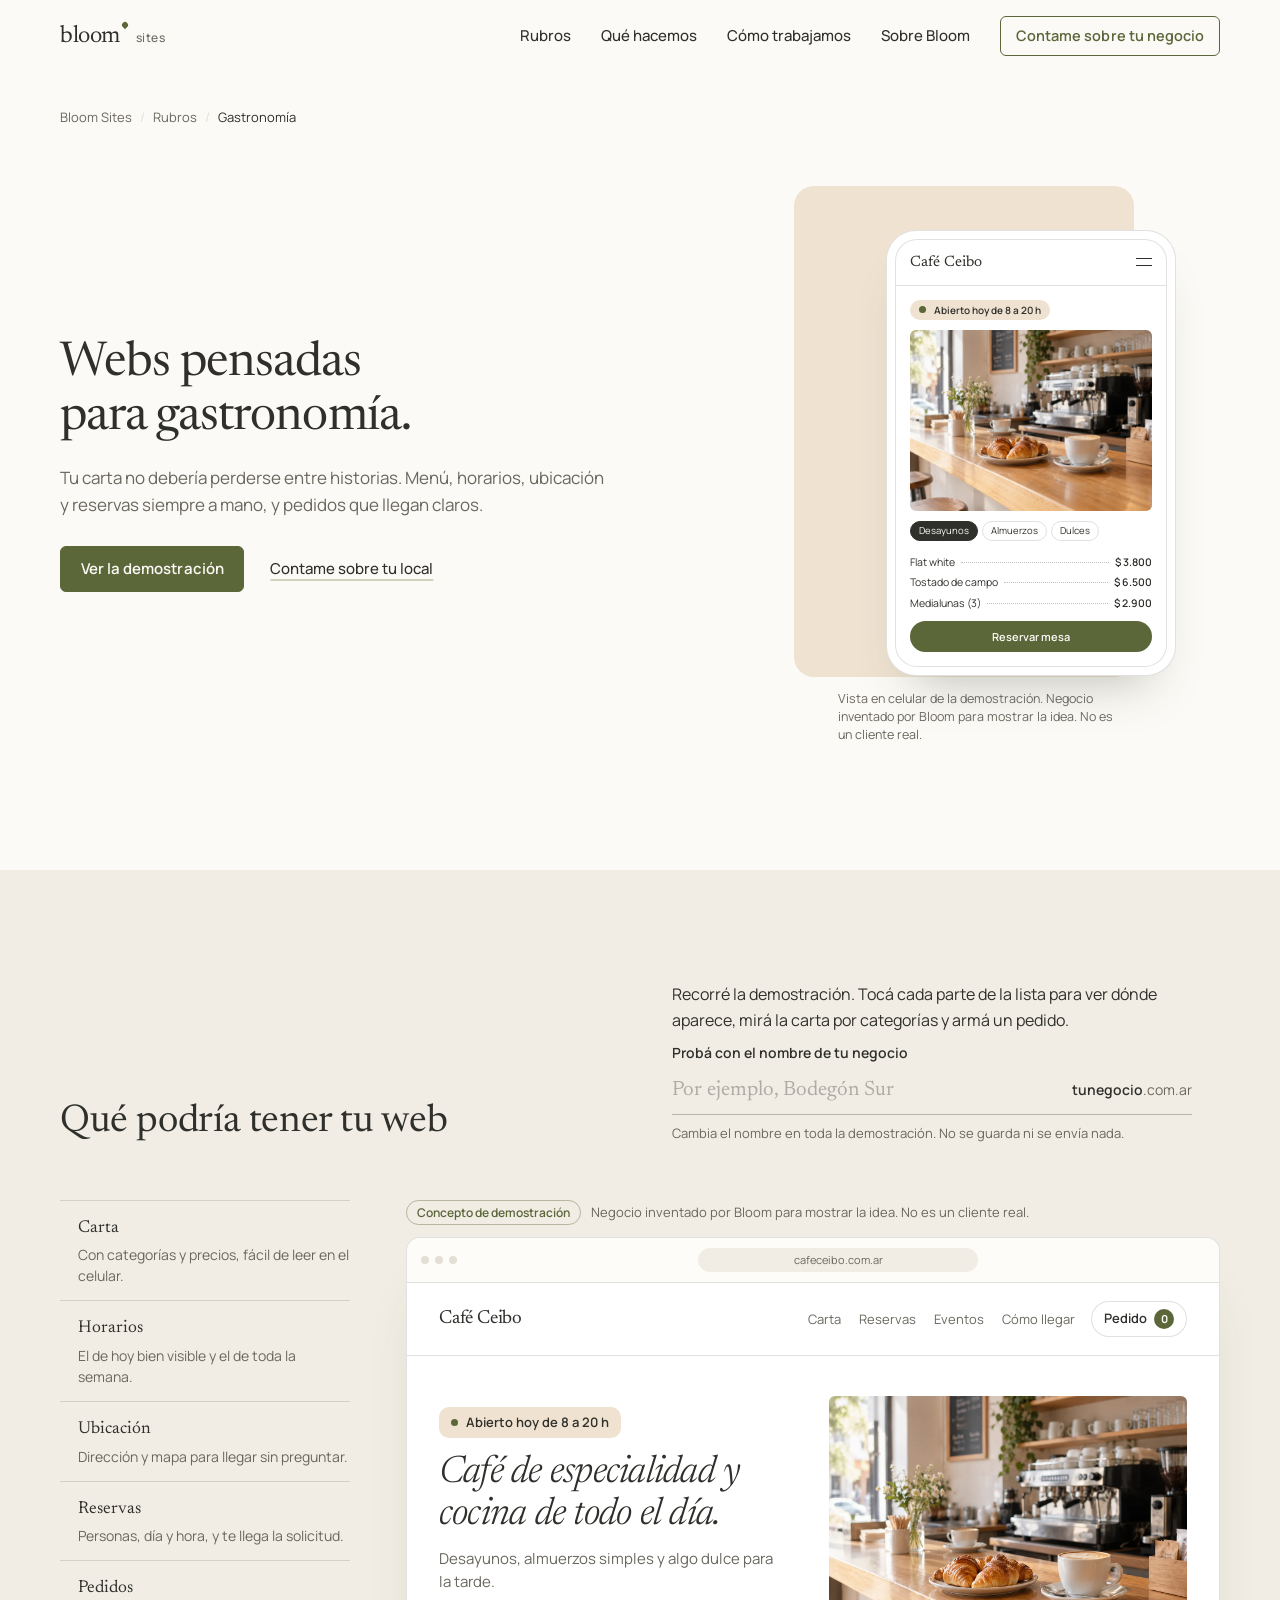
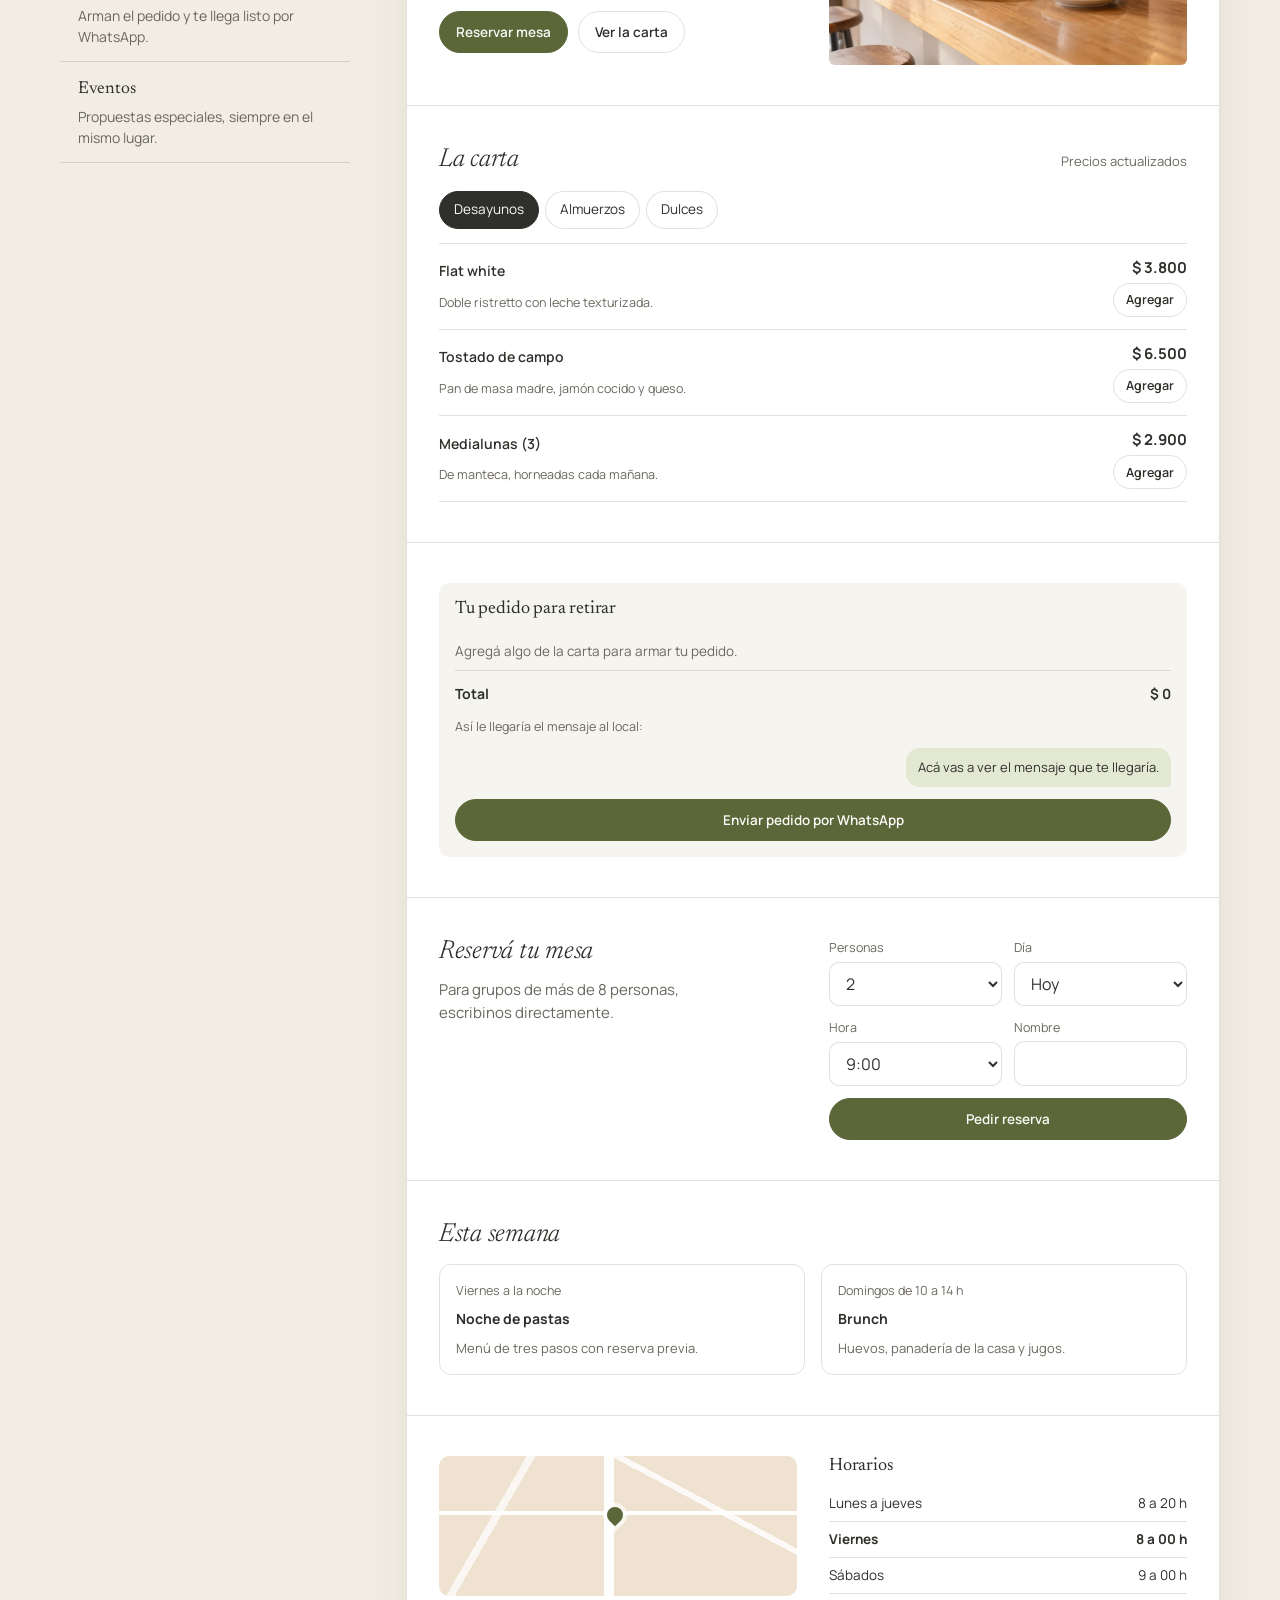
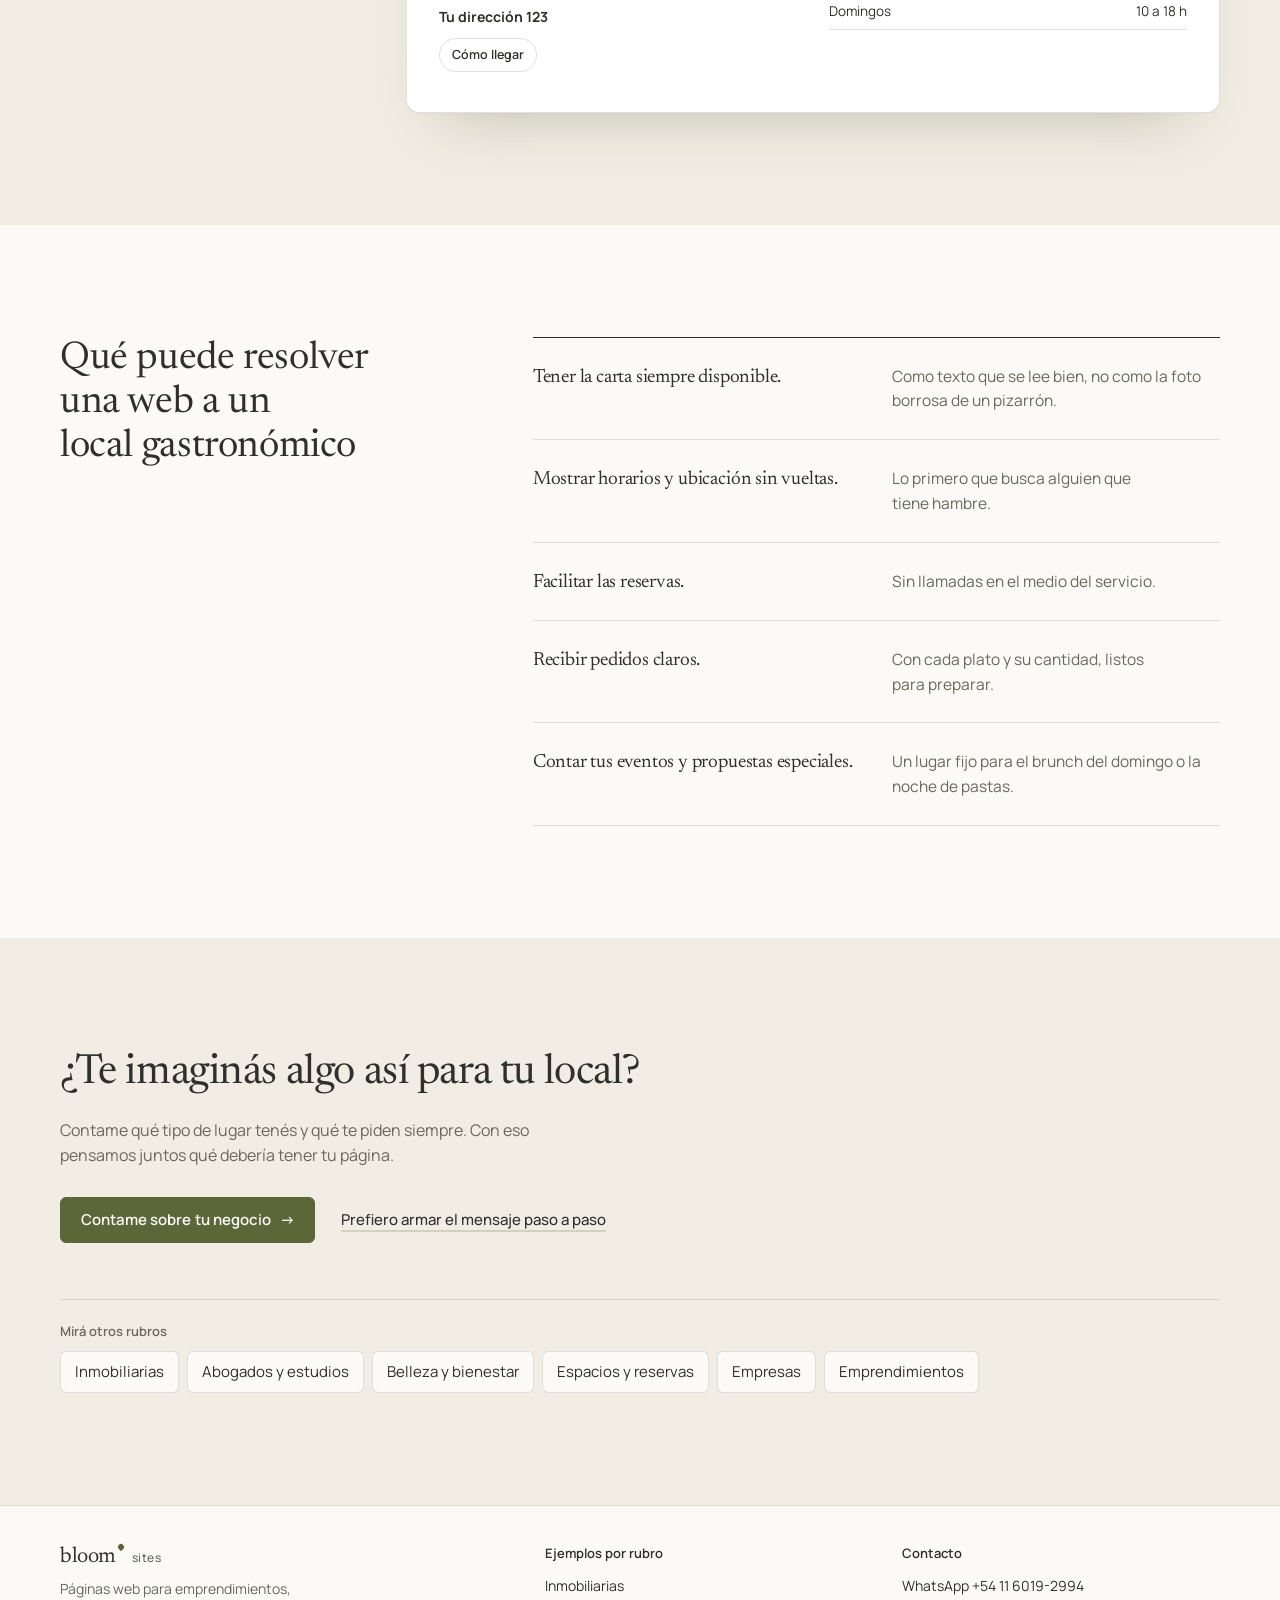
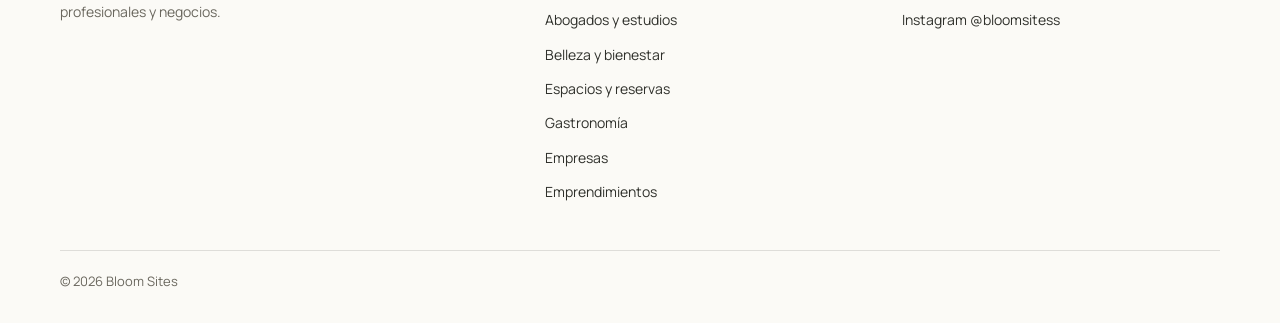
<file: gastronomia.html>
<!doctype html>
<html lang="es">
<head>
  <meta charset="utf-8">
  <meta name="viewport" content="width=device-width, initial-scale=1, viewport-fit=cover">
  <title>Páginas web para restaurantes, cafés y gastronomía | Bloom Sites</title>
  <meta name="description" content="Carta con categorías, horarios, ubicación, reservas y pedidos para retirar que llegan por WhatsApp. Así podría funcionar la web de tu restaurante o café.">
  <link rel="canonical" href="https://tudominio.com.ar/gastronomia.html">
  <meta name="robots" content="index, follow">
  <meta name="theme-color" content="#FBFAF6">
  <!-- SEO local: para apuntar a una zona (por ejemplo Buenos Aires o CABA), sumala al title,
       a la description y a "areaServed" del JSON-LD. No se agregó ninguna ubicación a propósito. -->

  <meta property="og:type" content="website">
  <meta property="og:locale" content="es_AR">
  <meta property="og:site_name" content="Bloom Sites">
  <meta property="og:title" content="Páginas web para restaurantes, cafés y gastronomía | Bloom Sites">
  <meta property="og:description" content="Carta con categorías, horarios, ubicación, reservas y pedidos para retirar que llegan por WhatsApp. Así podría funcionar la web de tu restaurante o café.">
  <meta property="og:url" content="https://tudominio.com.ar/gastronomia.html">
  <meta property="og:image" content="https://tudominio.com.ar/assets/images/og-gastronomia.png">
  <meta property="og:image:width" content="1200">
  <meta property="og:image:height" content="630">
  <meta name="twitter:card" content="summary_large_image">
  <meta name="twitter:title" content="Páginas web para restaurantes, cafés y gastronomía | Bloom Sites">
  <meta name="twitter:description" content="Carta con categorías, horarios, ubicación, reservas y pedidos para retirar que llegan por WhatsApp. Así podría funcionar la web de tu restaurante o café.">
  <meta name="twitter:image" content="https://tudominio.com.ar/assets/images/og-gastronomia.png">

  <link rel="icon" href="favicon.ico" sizes="32x32">
  <link rel="icon" href="assets/icons/favicon.svg" type="image/svg+xml">
  <link rel="apple-touch-icon" href="assets/icons/apple-touch-icon.png">
  <link rel="manifest" href="site.webmanifest">

  <link rel="preconnect" href="https://fonts.googleapis.com">
  <link rel="preconnect" href="https://fonts.gstatic.com" crossorigin>
  <link rel="stylesheet" href="https://fonts.googleapis.com/css2?family=Manrope:wght@400..700&family=Newsreader:ital,opsz,wght@0,6..72,300..500;1,6..72,300..500&display=swap">
  <link rel="stylesheet" href="css/style.css">
  <script>document.documentElement.classList.add('js');</script>
  <script type="application/ld+json">
{
  "@context": "https://schema.org",
  "@graph": [
    {
      "@type": "Organization",
      "@id": "https://tudominio.com.ar/#org",
      "name": "Bloom Sites",
      "url": "https://tudominio.com.ar/",
      "logo": "https://tudominio.com.ar/assets/icons/icon-512.png",
      "sameAs": [
        "https://instagram.com/bloomsitess"
      ],
      "contactPoint": {
        "@type": "ContactPoint",
        "telephone": "+54-11-6019-2994",
        "contactType": "customer service",
        "availableLanguage": "es",
        "areaServed": "AR"
      }
    },
    {
      "@type": "WebPage",
      "@id": "https://tudominio.com.ar/gastronomia.html#webpage",
      "url": "https://tudominio.com.ar/gastronomia.html",
      "name": "Páginas web para restaurantes, cafés y gastronomía | Bloom Sites",
      "description": "Carta con categorías, horarios, ubicación, reservas y pedidos para retirar que llegan por WhatsApp. Así podría funcionar la web de tu restaurante o café.",
      "inLanguage": "es-AR",
      "isPartOf": {
        "@type": "WebSite",
        "@id": "https://tudominio.com.ar/#website",
        "url": "https://tudominio.com.ar/",
        "name": "Bloom Sites"
      },
      "breadcrumb": {
        "@id": "https://tudominio.com.ar/gastronomia.html#breadcrumb"
      },
      "mainEntity": {
        "@id": "https://tudominio.com.ar/gastronomia.html#service"
      }
    },
    {
      "@type": "BreadcrumbList",
      "@id": "https://tudominio.com.ar/gastronomia.html#breadcrumb",
      "itemListElement": [
        {
          "@type": "ListItem",
          "position": 1,
          "name": "Bloom Sites",
          "item": "https://tudominio.com.ar/"
        },
        {
          "@type": "ListItem",
          "position": 2,
          "name": "Gastronomía",
          "item": "https://tudominio.com.ar/gastronomia.html"
        }
      ]
    },
    {
      "@type": "Service",
      "@id": "https://tudominio.com.ar/gastronomia.html#service",
      "name": "Páginas web para gastronomía",
      "serviceType": "Diseño de páginas web",
      "description": "Carta con categorías, horarios, ubicación, reservas y pedidos para retirar que llegan por WhatsApp. Así podría funcionar la web de tu restaurante o café.",
      "provider": {
        "@id": "https://tudominio.com.ar/#org"
      },
      "areaServed": {
        "@type": "Country",
        "name": "Argentina"
      },
      "audience": {
        "@type": "BusinessAudience",
        "name": "Gastronomía"
      }
    }
  ]
}
  </script>
</head>
<body class="page-rubro rubro-gastronomia" style="--tint:#EFE2D1">
  <a class="skip-link" href="#contenido">Saltar al contenido</a>

  <header class="site-header">
    <div class="wrap header-inner">
      <a class="brand" href="index.html" aria-label="Bloom Sites, ir al inicio">
        <span class="brand-word">bloom</span><span class="brand-bud" aria-hidden="true"></span><span class="brand-sub">sites</span>
      </a>
      <button class="nav-toggle" type="button" aria-expanded="false" aria-controls="nav" aria-label="Abrir menú">
        <span class="nav-toggle-lines" aria-hidden="true"></span>
      </button>
      <nav class="nav" id="nav" aria-label="Principal">
        <div class="nav-main">
          <a href="index.html#rubros">Rubros</a>
          <a href="index.html#que-incluye">Qué hacemos</a>
          <a href="index.html#proceso">Cómo trabajamos</a>
          <a href="index.html#sobre">Sobre Bloom</a>
        </div>
        <div class="nav-rubros">
          <p>Ver ejemplos por rubro</p>
          <ul>
            <li><a href="inmobiliarias.html">Inmobiliarias</a></li>
            <li><a href="abogados.html">Abogados y estudios</a></li>
            <li><a href="belleza.html">Belleza y bienestar</a></li>
            <li><a href="espacios.html">Espacios y reservas</a></li>
            <li><a href="gastronomia.html" aria-current="page">Gastronomía</a></li>
            <li><a href="empresas.html">Empresas</a></li>
            <li><a href="emprendimientos.html">Emprendimientos</a></li>
          </ul>
        </div>
        <a class="btn nav-cta" href="index.html#contacto">Contame sobre tu negocio</a>
        <p class="nav-foot">Instagram <a href="https://instagram.com/bloomsitess" target="_blank" rel="noopener">@bloomsitess</a></p>
      </nav>
    </div>
  </header>

  <main id="contenido">
    <section class="r-hero" aria-labelledby="r-title">
      <div class="wrap">
        <nav class="crumbs" aria-label="Ruta de navegación">
          <ol>
            <li><a href="index.html">Bloom Sites</a></li>
            <li><a href="index.html#rubros">Rubros</a></li>
            <li aria-current="page">Gastronomía</li>
          </ol>
        </nav>
        <div class="r-hero-grid">
          <div>
            <h1 id="r-title" data-load>Webs pensadas para gastronomía.</h1>
            <p class="r-lead" data-load style="--d:.12s">Tu carta no debería perderse entre historias. Menú, horarios, ubicación y reservas siempre a mano, y pedidos que llegan claros.</p>
            <div class="r-actions" data-load style="--d:.22s">
              <a class="btn" href="#demo">Ver la demostración</a>
              <a class="link-quiet" data-wa data-wa-msg="¡Hola! Tengo un local gastronómico y vi la demostración en la web de Bloom. Quiero información sobre una página web." href="https://wa.me/5491160192994" target="_blank" rel="noopener">Contame sobre tu local</a>
            </div>
          </div>
          <figure class="r-visual" data-load style="--d:.3s">
            <div class="phone r-phone" aria-hidden="true">
              <div class="ps">
                <div class="ps-top"><span class="ps-logo">Café Ceibo</span><span class="ps-burger"></span></div>
                <div class="ps-body">
                  <span class="dm-open" style="font-size:10px;padding:3px 9px;justify-self:start">Abierto hoy de 8 a 20 h</span>
                  <img class="photo r-43" src="assets/images/gas-barra.webp" alt="" width="1200" height="900">
                  <div><span class="mk-chip is-on">Desayunos</span><span class="mk-chip">Almuerzos</span><span class="mk-chip">Dulces</span></div>
                  <div class="mk-menu"><p><span>Flat white</span><i></i><b>$ 3.800</b></p><p><span>Tostado de campo</span><i></i><b>$ 6.500</b></p><p><span>Medialunas (3)</span><i></i><b>$ 2.900</b></p></div>
                  <span class="ps-btn">Reservar mesa</span>
                </div>

              </div>
            </div>
            <figcaption class="caption">Vista en celular de la demostración. Negocio inventado por Bloom para mostrar la idea. No es un cliente real.</figcaption>
          </figure>
        </div>
      </div>
    </section>

    <section class="r-demo" id="demo" aria-labelledby="demo-title">
      <div class="wrap">
        <div class="r-demo-head">
          <div>
            <h2 id="demo-title">Qué podría tener tu web</h2>
          </div>
          <div>
            <p>Recorré la demostración. Tocá cada parte de la lista para ver dónde aparece, mirá la carta por categorías y armá un pedido.</p>
            <div class="name-try">
              <label for="biz-name">Probá con el nombre de tu negocio</label>
              <div class="name-field">
                <input id="biz-name" type="text" maxlength="32" autocomplete="organization" placeholder="Por ejemplo, Bodegón Sur">
                <span class="name-domain" aria-live="polite"><span data-url-preview>tunegocio</span>.com.ar</span>
              </div>
              <p class="name-help">Cambia el nombre en toda la demostración. No se guarda ni se envía nada.</p>
            </div>
            
          </div>
        </div>

        <div class="r-demo-layout">
          <div class="r-feats">
            <ul class="feat-list" aria-label="Partes de la demostración">
            <li><button type="button" class="feat" data-key="menu" aria-pressed="false" aria-controls="demo-frame">
              <span class="feat-name">Carta</span><span class="feat-text">Con categorías y precios, fácil de leer en el celular.</span>
            </button></li>
            <li><button type="button" class="feat" data-key="horarios" aria-pressed="false" aria-controls="demo-frame">
              <span class="feat-name">Horarios</span><span class="feat-text">El de hoy bien visible y el de toda la semana.</span>
            </button></li>
            <li><button type="button" class="feat" data-key="ubicacion" aria-pressed="false" aria-controls="demo-frame">
              <span class="feat-name">Ubicación</span><span class="feat-text">Dirección y mapa para llegar sin preguntar.</span>
            </button></li>
            <li><button type="button" class="feat" data-key="reservas" aria-pressed="false" aria-controls="demo-frame">
              <span class="feat-name">Reservas</span><span class="feat-text">Personas, día y hora, y te llega la solicitud.</span>
            </button></li>
            <li><button type="button" class="feat" data-key="pedidos" aria-pressed="false" aria-controls="demo-frame">
              <span class="feat-name">Pedidos</span><span class="feat-text">Arman el pedido y te llega listo por WhatsApp.</span>
            </button></li>
            <li><button type="button" class="feat" data-key="eventos" aria-pressed="false" aria-controls="demo-frame">
              <span class="feat-name">Eventos</span><span class="feat-text">Propuestas especiales, siempre en el mismo lugar.</span>
            </button></li>
            </ul>
            <p class="feat-caption" aria-live="polite"></p>
          </div>
          <div class="r-demo-frame" id="demo-frame">
            <p class="demo-label"><span class="tag">Concepto de demostración</span> Negocio inventado por Bloom para mostrar la idea. No es un cliente real.</p>
            <div class="browser">
              <div class="browser-bar"><span class="dots" aria-hidden="true"><i></i><i></i><i></i></span><span class="url"><span data-url data-default="Café Ceibo">cafeceibo</span>.com.ar</span></div>
              <div class="dm" aria-label="Demostración de una página para gastronomía" role="region">
                <nav class="dm-nav" aria-label="Menú de la demostración">
                  <span class="dm-logo" data-brand data-default="Café Ceibo">Café Ceibo</span>
                  <div class="dm-links"><a href="#dm-carta">Carta</a><a href="#dm-reservas">Reservas</a><a href="#dm-eventos">Eventos</a><a href="#dm-llegar">Cómo llegar</a></div>
                  <a class="dm-cartbtn" href="#dm-pedido">Pedido <b data-cart-count>0</b></a>
                </nav>

                <section class="dm-sec">
                  <div class="dm-split is-center">
                    <div>
                      <span class="dm-open" data-part="horarios">Abierto hoy de 8 a 20 h</span>
                      <h3 class="dm-h1" style="margin-top:14px">Café de especialidad y cocina de todo el día.</h3>
                      <p class="dm-lead">Desayunos, almuerzos simples y algo dulce para la tarde.</p>
                      <div class="dm-actions"><a class="dm-btn" href="#dm-reservas">Reservar mesa</a><a class="dm-btn is-ghost" href="#dm-carta">Ver la carta</a></div>
                    </div>
                    <img class="photo r-43" src="assets/images/gas-barra.webp" alt="Barra del café con tazas, medialunas y máquina de espresso" width="1200" height="900" loading="lazy" decoding="async">
                  </div>
                </section>

                <section class="dm-sec" id="dm-carta" aria-label="Carta">
                  <div data-part="menu">
                    <div class="dm-sec-head"><h4 class="dm-h2">La carta</h4><span class="dm-muted">Precios actualizados</span></div>
                    <div class="dm-tabs" role="tablist" aria-label="Categorías de la carta">
                      <button type="button" class="dm-tab" role="tab" id="tab-des" aria-controls="pan-des" aria-selected="true">Desayunos</button>
                      <button type="button" class="dm-tab" role="tab" id="tab-alm" aria-controls="pan-alm" aria-selected="false">Almuerzos</button>
                      <button type="button" class="dm-tab" role="tab" id="tab-dul" aria-controls="pan-dul" aria-selected="false">Dulces</button>
                    </div>
                    <div class="dm-panel" id="pan-des" role="tabpanel" aria-labelledby="tab-des">
                      <ul class="dm-menu">
                        <li><span class="dm-dish">Flat white</span><span class="dm-desc">Doble ristretto con leche texturizada.</span><span class="dm-menu-side"><span class="dm-price">$ 3.800</span><button type="button" class="dm-btn is-ghost is-small" data-add data-name="Flat white" data-price="3800">Agregar</button></span></li>
                        <li><span class="dm-dish">Tostado de campo</span><span class="dm-desc">Pan de masa madre, jamón cocido y queso.</span><span class="dm-menu-side"><span class="dm-price">$ 6.500</span><button type="button" class="dm-btn is-ghost is-small" data-add data-name="Tostado de campo" data-price="6500">Agregar</button></span></li>
                        <li><span class="dm-dish">Medialunas (3)</span><span class="dm-desc">De manteca, horneadas cada mañana.</span><span class="dm-menu-side"><span class="dm-price">$ 2.900</span><button type="button" class="dm-btn is-ghost is-small" data-add data-name="Medialunas (3)" data-price="2900">Agregar</button></span></li>
                      </ul>
                    </div>
                    <div class="dm-panel" id="pan-alm" role="tabpanel" aria-labelledby="tab-alm" hidden>
                      <ul class="dm-menu">
                        <li><span class="dm-dish">Ñoquis de calabaza</span><span class="dm-desc">Con manteca de salvia y queso rallado.</span><span class="dm-menu-side"><span class="dm-price">$ 12.800</span><button type="button" class="dm-btn is-ghost is-small" data-add data-name="Ñoquis de calabaza" data-price="12800">Agregar</button></span></li>
                        <li><span class="dm-dish">Ensalada tibia</span><span class="dm-desc">Hojas verdes, vegetales asados y huevo.</span><span class="dm-menu-side"><span class="dm-price">$ 10.500</span><button type="button" class="dm-btn is-ghost is-small" data-add data-name="Ensalada tibia" data-price="10500">Agregar</button></span></li>
                        <li><span class="dm-dish">Sándwich de bondiola</span><span class="dm-desc">Bondiola braseada, cebolla y rúcula.</span><span class="dm-menu-side"><span class="dm-price">$ 11.900</span><button type="button" class="dm-btn is-ghost is-small" data-add data-name="Sándwich de bondiola" data-price="11900">Agregar</button></span></li>
                      </ul>
                    </div>
                    <div class="dm-panel" id="pan-dul" role="tabpanel" aria-labelledby="tab-dul" hidden>
                      <ul class="dm-menu">
                        <li><span class="dm-dish">Budín de limón</span><span class="dm-desc">Porción con glaseado.</span><span class="dm-menu-side"><span class="dm-price">$ 3.200</span><button type="button" class="dm-btn is-ghost is-small" data-add data-name="Budín de limón" data-price="3200">Agregar</button></span></li>
                        <li><span class="dm-dish">Cheesecake de frutos rojos</span><span class="dm-desc">Porción.</span><span class="dm-menu-side"><span class="dm-price">$ 5.800</span><button type="button" class="dm-btn is-ghost is-small" data-add data-name="Cheesecake de frutos rojos" data-price="5800">Agregar</button></span></li>
                        <li><span class="dm-dish">Alfajor de maicena</span><span class="dm-desc">Con dulce de leche y coco.</span><span class="dm-menu-side"><span class="dm-price">$ 2.400</span><button type="button" class="dm-btn is-ghost is-small" data-add data-name="Alfajor de maicena" data-price="2400">Agregar</button></span></li>
                      </ul>
                    </div>
                  </div>
                </section>

                <section class="dm-sec" id="dm-pedido" aria-label="Pedido para retirar">
                  <div class="dm-cart" data-part="pedidos" data-cart data-cart-intro="¡Hola! Quiero pedir para retirar:" data-cart-empty="Agregá algo de la carta para armar tu pedido.">
                    <h4 class="dm-h3">Tu pedido para retirar</h4>
                    <ul class="dm-cart-items" data-cart-items aria-live="polite"></ul>
                    <div class="dm-total"><span>Total</span><span data-cart-total>$ 0</span></div>
                    <p class="dm-small">Así le llegaría el mensaje al local:</p>
                    <p class="dm-wa" data-cart-wa></p>
                    <button type="button" class="dm-btn" data-cart-send>Enviar pedido por WhatsApp</button>
                  </div>
                </section>

                <section class="dm-sec" id="dm-reservas" aria-label="Reservas">
                  <div class="dm-split">
                    <div>
                      <h4 class="dm-h2">Reservá tu mesa</h4>
                      <p class="dm-lead">Para grupos de más de 8 personas, escribinos directamente.</p>
                    </div>
                    <form class="dm-form" data-part="reservas" data-demo-form="En tu web, la reserva te llegaría por WhatsApp con la cantidad de personas, el día y la hora.">
                      <div class="dm-row">
                        <label class="dm-field">Personas<select name="personas"><option>2</option><option>3</option><option>4</option><option>5 o más</option></select></label>
                        <label class="dm-field">Día<select name="dia"><option>Hoy</option><option>Mañana</option><option>Sábado</option><option>Domingo</option></select></label>
                      </div>
                      <div class="dm-row">
                        <label class="dm-field">Hora<select name="hora"><option>9:00</option><option>11:00</option><option>13:00</option><option>17:00</option></select></label>
                        <label class="dm-field">Nombre<input type="text" name="nombre" autocomplete="name" required></label>
                      </div>
                      <button type="submit" class="dm-btn">Pedir reserva</button>
                    </form>
                  </div>
                </section>

                <section class="dm-sec" id="dm-eventos" aria-label="Eventos">
                  <div data-part="eventos">
                    <h4 class="dm-h2" style="margin-bottom:14px">Esta semana</h4>
                    <div class="dm-grid is-2-md">
                      <div class="dm-box"><span class="dm-small">Viernes a la noche</span><b>Noche de pastas</b><span class="dm-muted">Menú de tres pasos con reserva previa.</span></div>
                      <div class="dm-box"><span class="dm-small">Domingos de 10 a 14 h</span><b>Brunch</b><span class="dm-muted">Huevos, panadería de la casa y jugos.</span></div>
                    </div>
                  </div>
                </section>

                <section class="dm-sec" id="dm-llegar" aria-label="Cómo llegar y horarios">
                  <div class="dm-split">
                    <div data-part="ubicacion" class="dm-card" style="gap:10px">
                      <div class="dm-map" role="img" aria-label="Mapa ilustrativo del local"></div>
                      <p><b>Tu dirección 123</b></p>
                      <button type="button" class="dm-btn is-ghost is-small" style="justify-self:start" data-demo-msg="En tu web, esto abre Google Maps con la ruta hasta el local.">Cómo llegar</button>
                    </div>
                    <div data-part="horarios">
                      <h4 class="dm-h3" style="margin-bottom:8px">Horarios</h4>
                      <table class="dm-hours">
                        <caption class="sr-only">Horarios del local</caption>
                        <tr><th scope="row">Lunes a jueves</th><td>8 a 20 h</td></tr>
                        <tr class="is-today"><th scope="row">Viernes</th><td>8 a 00 h</td></tr>
                        <tr><th scope="row">Sábados</th><td>9 a 00 h</td></tr>
                        <tr><th scope="row">Domingos</th><td>10 a 18 h</td></tr>
                      </table>
                    </div>
                  </div>
                </section>

              </div>
            </div>
          </div>
        </div>
      </div>
    </section>

    <section class="r-solves" aria-labelledby="solves-title">
      <div class="wrap r-solves-grid">
        <h2 id="solves-title">Qué puede resolver una web a un local gastronómico</h2>
        <ul class="solves-list">
          <li><h3>Tener la carta siempre disponible.</h3><p>Como texto que se lee bien, no como la foto borrosa de un pizarrón.</p></li>
          <li><h3>Mostrar horarios y ubicación sin vueltas.</h3><p>Lo primero que busca alguien que tiene hambre.</p></li>
          <li><h3>Facilitar las reservas.</h3><p>Sin llamadas en el medio del servicio.</p></li>
          <li><h3>Recibir pedidos claros.</h3><p>Con cada plato y su cantidad, listos para preparar.</p></li>
          <li><h3>Contar tus eventos y propuestas especiales.</h3><p>Un lugar fijo para el brunch del domingo o la noche de pastas.</p></li>
        </ul>
      </div>
    </section>

    <section class="r-cta" aria-labelledby="cta-title">
      <div class="wrap">
        <div class="r-cta-inner">
          <h2 id="cta-title">¿Te imaginás algo así para tu local?</h2>
          <p>Contame qué tipo de lugar tenés y qué te piden siempre. Con eso pensamos juntos qué debería tener tu página.</p>
          <div class="r-cta-actions">
            <a class="btn" data-wa data-wa-msg="¡Hola! Tengo un local gastronómico y vi la demostración en la web de Bloom. Quiero información sobre una página web." href="https://wa.me/5491160192994" target="_blank" rel="noopener">Contame sobre tu negocio <span class="arrow" aria-hidden="true">→</span></a>
            <a class="link-quiet" href="index.html?rubro=gastronomia#contacto">Prefiero armar el mensaje paso a paso</a>
          </div>
        </div>
        <nav class="other-rubros" aria-labelledby="otros-title">
          <h2 id="otros-title">Mirá otros rubros</h2>
          <ul>
          <li><a href="inmobiliarias.html">Inmobiliarias</a></li>
          <li><a href="abogados.html">Abogados y estudios</a></li>
          <li><a href="belleza.html">Belleza y bienestar</a></li>
          <li><a href="espacios.html">Espacios y reservas</a></li>
          <li><a href="empresas.html">Empresas</a></li>
          <li><a href="emprendimientos.html">Emprendimientos</a></li>
          </ul>
        </nav>
      </div>
    </section>
  </main>

  <footer class="site-footer">
    <div class="wrap footer-grid">
      <div class="footer-brand">
        <a class="brand" href="index.html" aria-label="Bloom Sites, ir al inicio">
          <span class="brand-word">bloom</span><span class="brand-bud" aria-hidden="true"></span><span class="brand-sub">sites</span>
        </a>
        <p>Páginas web para emprendimientos, profesionales y negocios.</p>
      </div>
      <nav class="footer-col" aria-label="Rubros">
        <h2>Ejemplos por rubro</h2>
        <ul>
            <li><a href="inmobiliarias.html">Inmobiliarias</a></li>
            <li><a href="abogados.html">Abogados y estudios</a></li>
            <li><a href="belleza.html">Belleza y bienestar</a></li>
            <li><a href="espacios.html">Espacios y reservas</a></li>
            <li><a href="gastronomia.html">Gastronomía</a></li>
            <li><a href="empresas.html">Empresas</a></li>
            <li><a href="emprendimientos.html">Emprendimientos</a></li>
        </ul>
      </nav>
      <div class="footer-col">
        <h2>Contacto</h2>
        <ul>
          <li><a data-wa href="https://wa.me/5491160192994" target="_blank" rel="noopener">WhatsApp +54 11 6019-2994</a></li>
          <li><a href="https://instagram.com/bloomsitess" target="_blank" rel="noopener">Instagram @bloomsitess</a></li>
        </ul>
      </div>
      <p class="footer-copy">© <span data-year>2026</span> Bloom Sites</p>
    </div>
  </footer>

  <div class="toast" id="toast" role="status" aria-live="polite">
    <p></p>
    <button type="button" aria-label="Cerrar aviso">×</button>
  </div>
  <script src="js/script.js" defer></script>
</body>
</html>
</file>
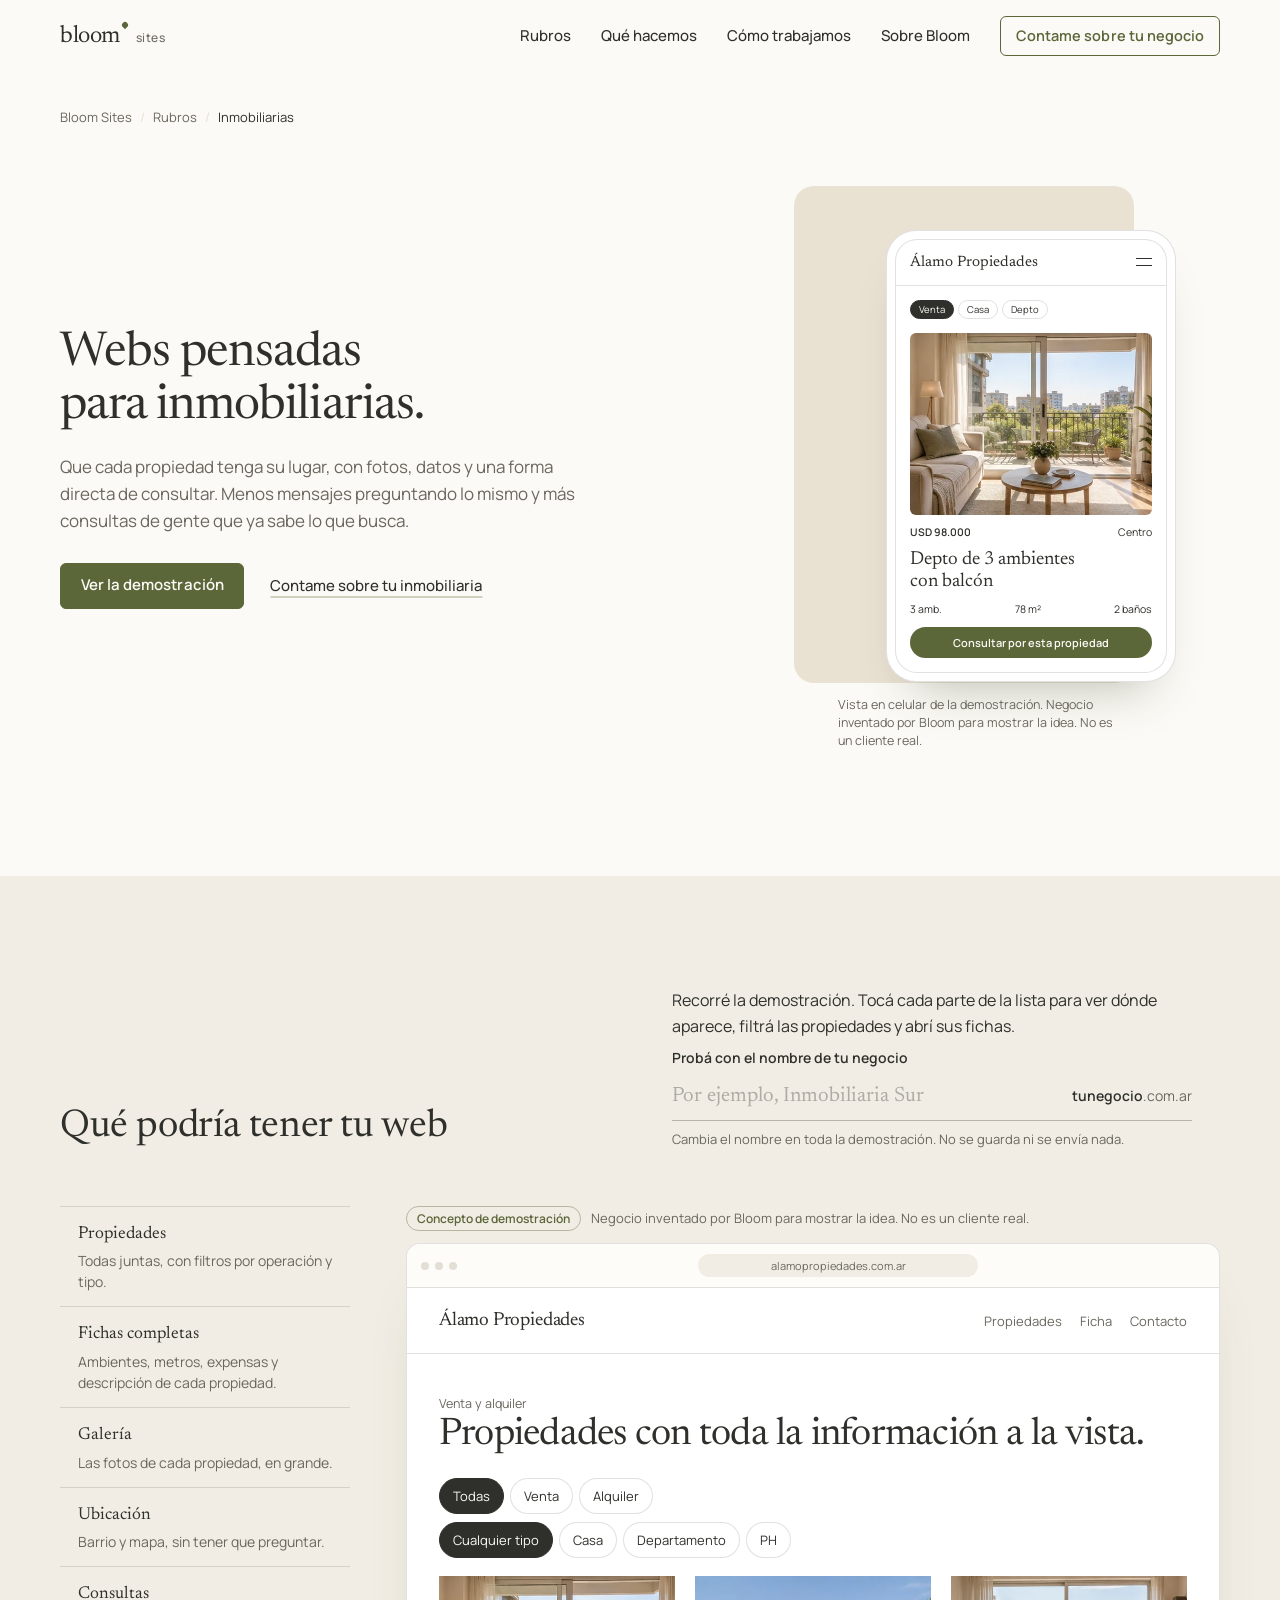
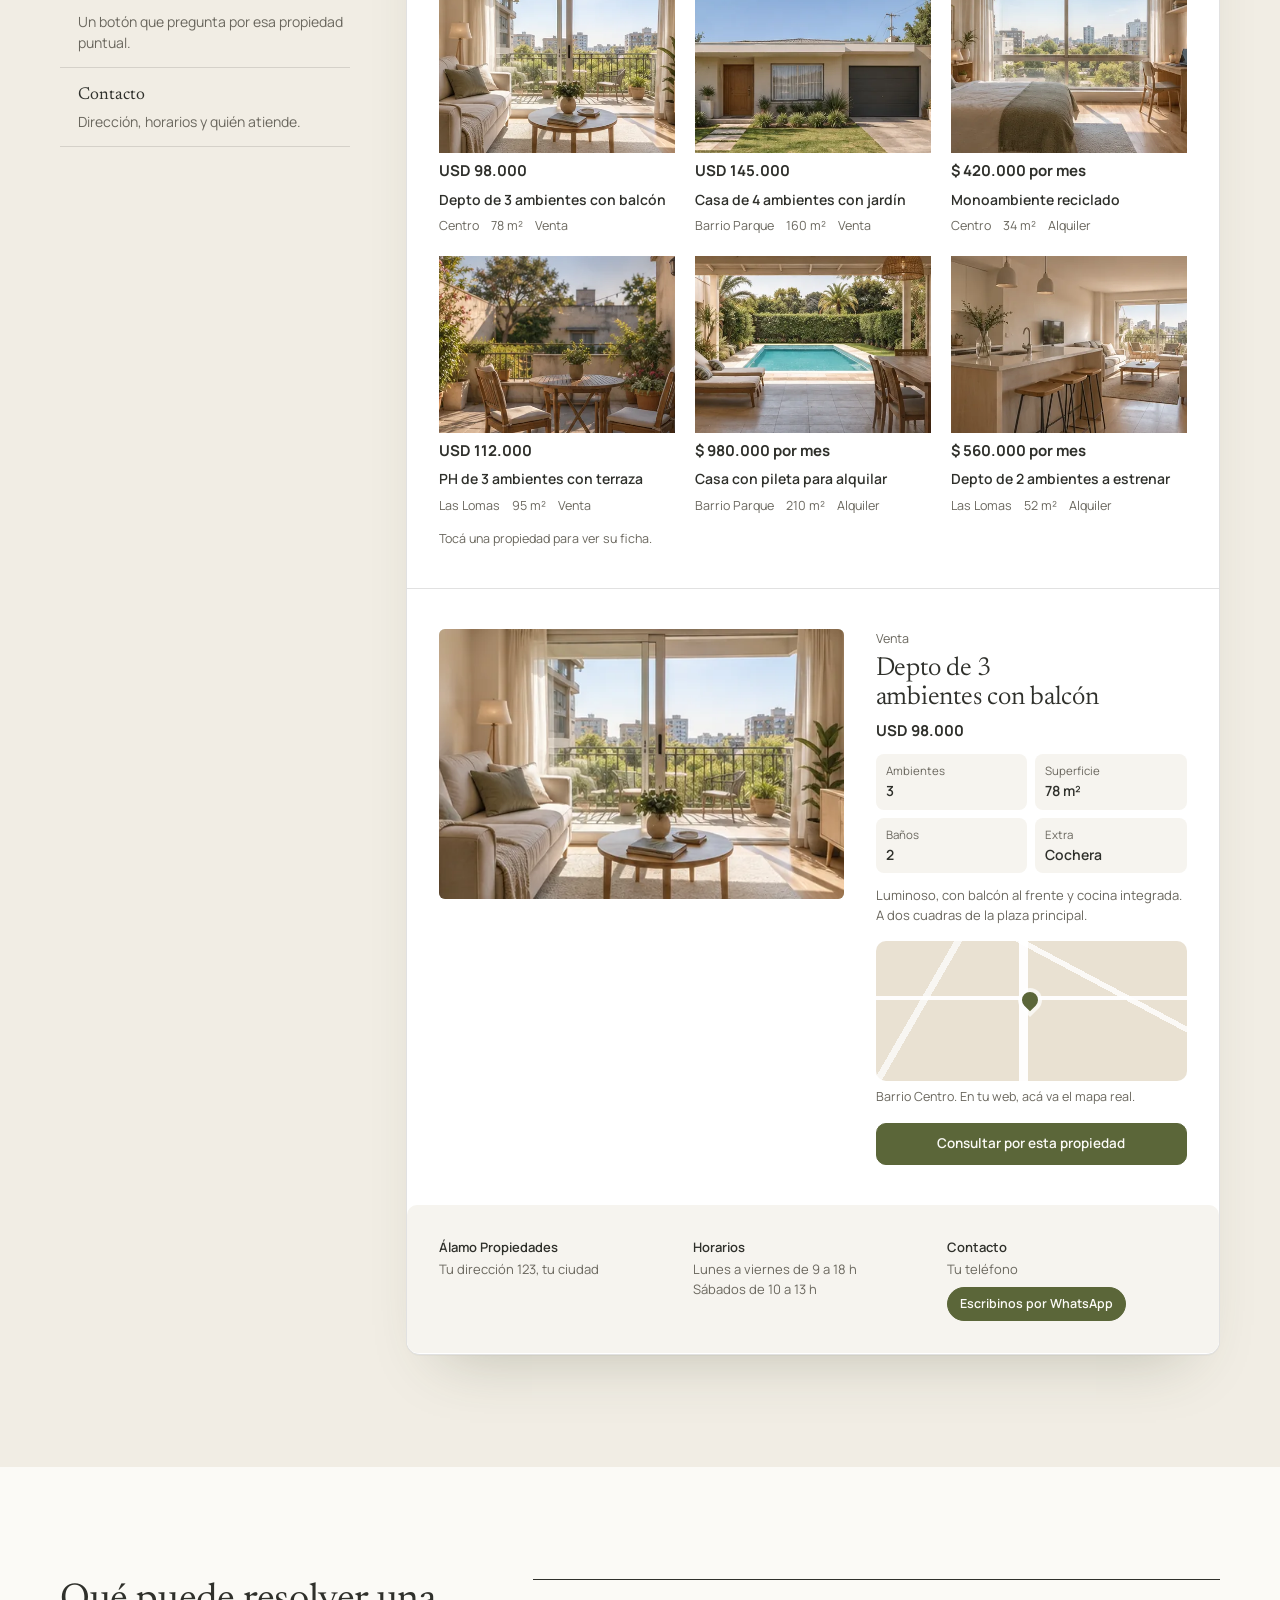
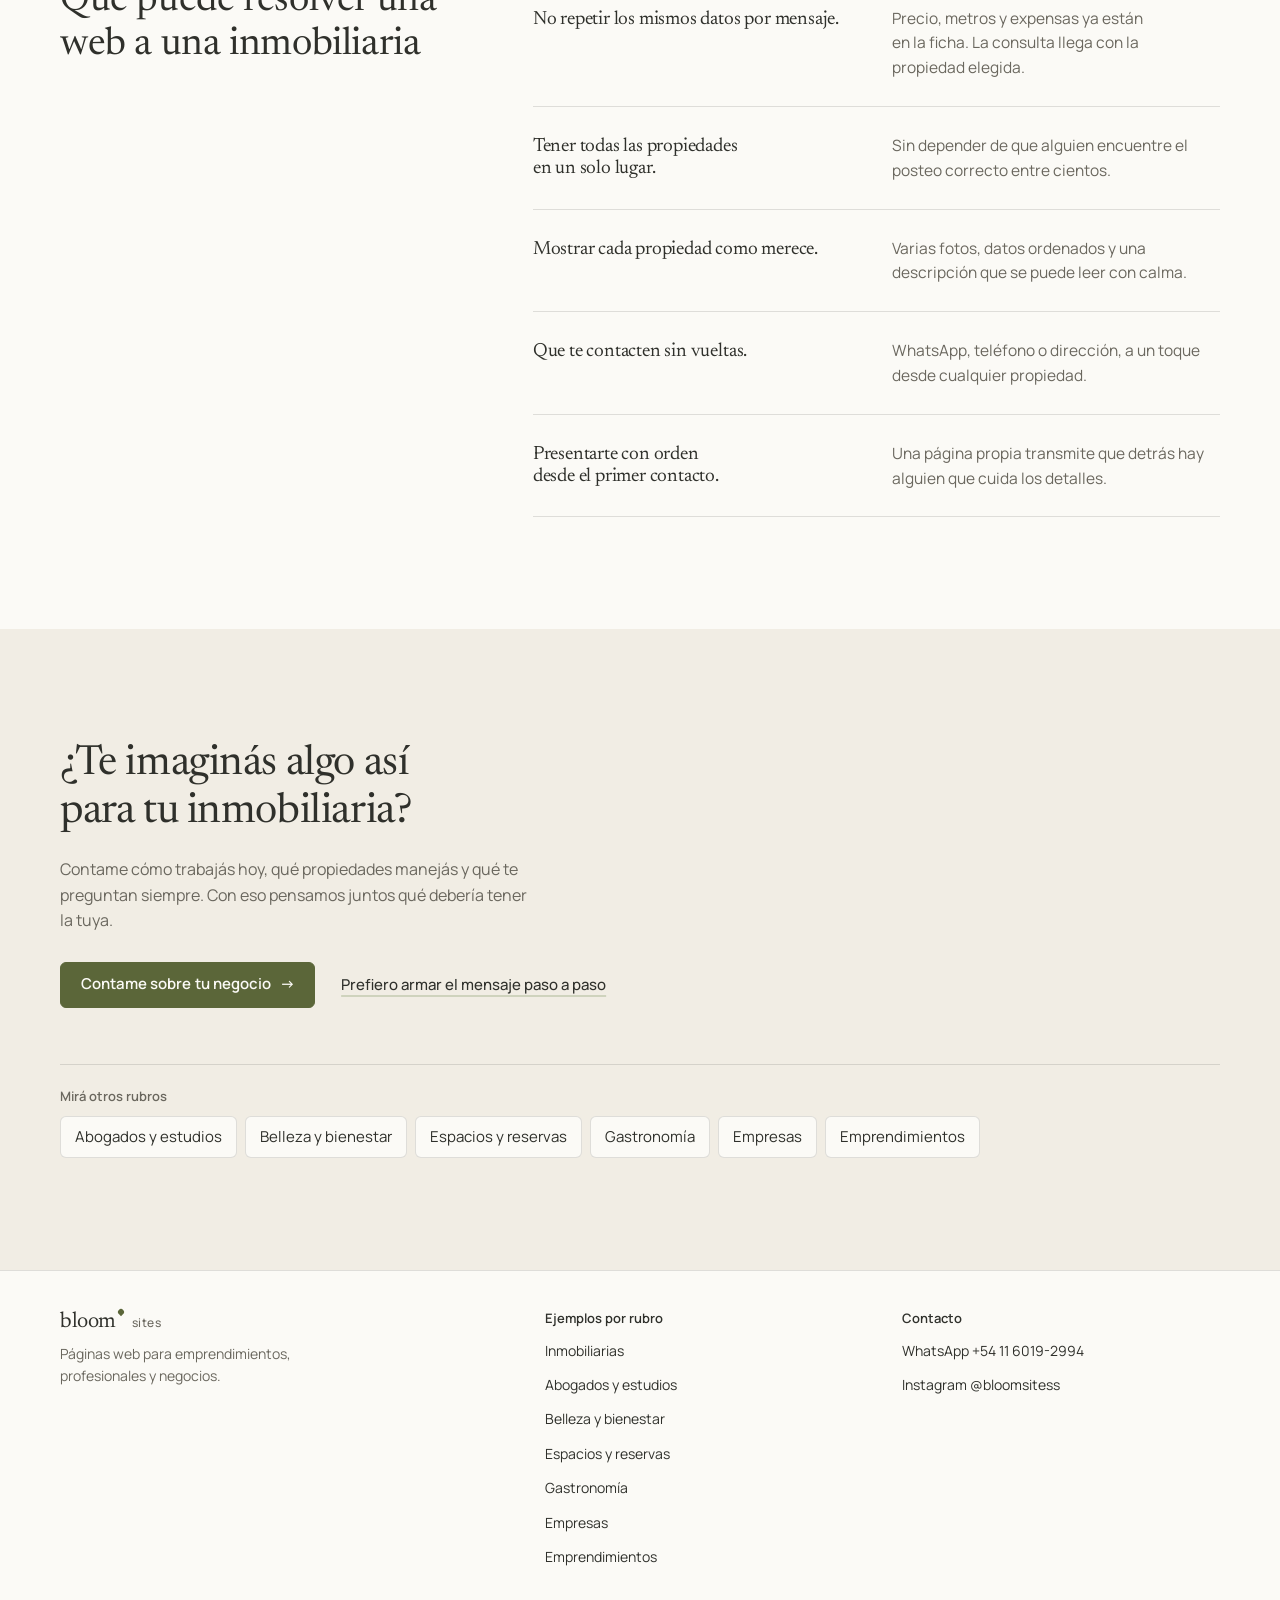
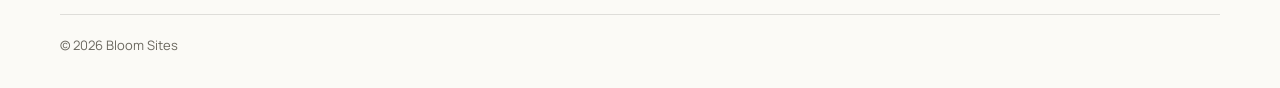
<file: inmobiliarias.html>
<!doctype html>
<html lang="es">
<head>
  <meta charset="utf-8">
  <meta name="viewport" content="width=device-width, initial-scale=1, viewport-fit=cover">
  <title>Páginas web para inmobiliarias | Bloom Sites</title>
  <meta name="description" content="Así podría funcionar la web de tu inmobiliaria: propiedades con filtros, fichas completas, galería, ubicación y consultas directas por WhatsApp. Mirá la demostración.">
  <link rel="canonical" href="https://tudominio.com.ar/inmobiliarias.html">
  <meta name="robots" content="index, follow">
  <meta name="theme-color" content="#FBFAF6">
  <!-- SEO local: para apuntar a una zona (por ejemplo Buenos Aires o CABA), sumala al title,
       a la description y a "areaServed" del JSON-LD. No se agregó ninguna ubicación a propósito. -->

  <meta property="og:type" content="website">
  <meta property="og:locale" content="es_AR">
  <meta property="og:site_name" content="Bloom Sites">
  <meta property="og:title" content="Páginas web para inmobiliarias | Bloom Sites">
  <meta property="og:description" content="Así podría funcionar la web de tu inmobiliaria: propiedades con filtros, fichas completas, galería, ubicación y consultas directas por WhatsApp. Mirá la demostración.">
  <meta property="og:url" content="https://tudominio.com.ar/inmobiliarias.html">
  <meta property="og:image" content="https://tudominio.com.ar/assets/images/og-inmobiliarias.png">
  <meta property="og:image:width" content="1200">
  <meta property="og:image:height" content="630">
  <meta name="twitter:card" content="summary_large_image">
  <meta name="twitter:title" content="Páginas web para inmobiliarias | Bloom Sites">
  <meta name="twitter:description" content="Así podría funcionar la web de tu inmobiliaria: propiedades con filtros, fichas completas, galería, ubicación y consultas directas por WhatsApp. Mirá la demostración.">
  <meta name="twitter:image" content="https://tudominio.com.ar/assets/images/og-inmobiliarias.png">

  <link rel="icon" href="favicon.ico" sizes="32x32">
  <link rel="icon" href="assets/icons/favicon.svg" type="image/svg+xml">
  <link rel="apple-touch-icon" href="assets/icons/apple-touch-icon.png">
  <link rel="manifest" href="site.webmanifest">

  <link rel="preconnect" href="https://fonts.googleapis.com">
  <link rel="preconnect" href="https://fonts.gstatic.com" crossorigin>
  <link rel="stylesheet" href="https://fonts.googleapis.com/css2?family=Manrope:wght@400..700&family=Newsreader:ital,opsz,wght@0,6..72,300..500;1,6..72,300..500&display=swap">
  <link rel="stylesheet" href="css/style.css">
  <script>document.documentElement.classList.add('js');</script>
  <script type="application/ld+json">
{
  "@context": "https://schema.org",
  "@graph": [
    {
      "@type": "Organization",
      "@id": "https://tudominio.com.ar/#org",
      "name": "Bloom Sites",
      "url": "https://tudominio.com.ar/",
      "logo": "https://tudominio.com.ar/assets/icons/icon-512.png",
      "sameAs": [
        "https://instagram.com/bloomsitess"
      ],
      "contactPoint": {
        "@type": "ContactPoint",
        "telephone": "+54-11-6019-2994",
        "contactType": "customer service",
        "availableLanguage": "es",
        "areaServed": "AR"
      }
    },
    {
      "@type": "WebPage",
      "@id": "https://tudominio.com.ar/inmobiliarias.html#webpage",
      "url": "https://tudominio.com.ar/inmobiliarias.html",
      "name": "Páginas web para inmobiliarias | Bloom Sites",
      "description": "Así podría funcionar la web de tu inmobiliaria: propiedades con filtros, fichas completas, galería, ubicación y consultas directas por WhatsApp. Mirá la demostración.",
      "inLanguage": "es-AR",
      "isPartOf": {
        "@type": "WebSite",
        "@id": "https://tudominio.com.ar/#website",
        "url": "https://tudominio.com.ar/",
        "name": "Bloom Sites"
      },
      "breadcrumb": {
        "@id": "https://tudominio.com.ar/inmobiliarias.html#breadcrumb"
      },
      "mainEntity": {
        "@id": "https://tudominio.com.ar/inmobiliarias.html#service"
      }
    },
    {
      "@type": "BreadcrumbList",
      "@id": "https://tudominio.com.ar/inmobiliarias.html#breadcrumb",
      "itemListElement": [
        {
          "@type": "ListItem",
          "position": 1,
          "name": "Bloom Sites",
          "item": "https://tudominio.com.ar/"
        },
        {
          "@type": "ListItem",
          "position": 2,
          "name": "Inmobiliarias",
          "item": "https://tudominio.com.ar/inmobiliarias.html"
        }
      ]
    },
    {
      "@type": "Service",
      "@id": "https://tudominio.com.ar/inmobiliarias.html#service",
      "name": "Páginas web para inmobiliarias",
      "serviceType": "Diseño de páginas web",
      "description": "Así podría funcionar la web de tu inmobiliaria: propiedades con filtros, fichas completas, galería, ubicación y consultas directas por WhatsApp. Mirá la demostración.",
      "provider": {
        "@id": "https://tudominio.com.ar/#org"
      },
      "areaServed": {
        "@type": "Country",
        "name": "Argentina"
      },
      "audience": {
        "@type": "BusinessAudience",
        "name": "Inmobiliarias"
      }
    }
  ]
}
  </script>
</head>
<body class="page-rubro rubro-inmobiliarias" style="--tint:#E9E1D2">
  <a class="skip-link" href="#contenido">Saltar al contenido</a>

  <header class="site-header">
    <div class="wrap header-inner">
      <a class="brand" href="index.html" aria-label="Bloom Sites, ir al inicio">
        <span class="brand-word">bloom</span><span class="brand-bud" aria-hidden="true"></span><span class="brand-sub">sites</span>
      </a>
      <button class="nav-toggle" type="button" aria-expanded="false" aria-controls="nav" aria-label="Abrir menú">
        <span class="nav-toggle-lines" aria-hidden="true"></span>
      </button>
      <nav class="nav" id="nav" aria-label="Principal">
        <div class="nav-main">
          <a href="index.html#rubros">Rubros</a>
          <a href="index.html#que-incluye">Qué hacemos</a>
          <a href="index.html#proceso">Cómo trabajamos</a>
          <a href="index.html#sobre">Sobre Bloom</a>
        </div>
        <div class="nav-rubros">
          <p>Ver ejemplos por rubro</p>
          <ul>
            <li><a href="inmobiliarias.html" aria-current="page">Inmobiliarias</a></li>
            <li><a href="abogados.html">Abogados y estudios</a></li>
            <li><a href="belleza.html">Belleza y bienestar</a></li>
            <li><a href="espacios.html">Espacios y reservas</a></li>
            <li><a href="gastronomia.html">Gastronomía</a></li>
            <li><a href="empresas.html">Empresas</a></li>
            <li><a href="emprendimientos.html">Emprendimientos</a></li>
          </ul>
        </div>
        <a class="btn nav-cta" href="index.html#contacto">Contame sobre tu negocio</a>
        <p class="nav-foot">Instagram <a href="https://instagram.com/bloomsitess" target="_blank" rel="noopener">@bloomsitess</a></p>
      </nav>
    </div>
  </header>

  <main id="contenido">
    <section class="r-hero" aria-labelledby="r-title">
      <div class="wrap">
        <nav class="crumbs" aria-label="Ruta de navegación">
          <ol>
            <li><a href="index.html">Bloom Sites</a></li>
            <li><a href="index.html#rubros">Rubros</a></li>
            <li aria-current="page">Inmobiliarias</li>
          </ol>
        </nav>
        <div class="r-hero-grid">
          <div>
            <h1 id="r-title" data-load>Webs pensadas para inmobiliarias.</h1>
            <p class="r-lead" data-load style="--d:.12s">Que cada propiedad tenga su lugar, con fotos, datos y una forma directa de consultar. Menos mensajes preguntando lo mismo y más consultas de gente que ya sabe lo que busca.</p>
            <div class="r-actions" data-load style="--d:.22s">
              <a class="btn" href="#demo">Ver la demostración</a>
              <a class="link-quiet" data-wa data-wa-msg="¡Hola! Tengo una inmobiliaria y vi la demostración en la web de Bloom. Quiero información sobre una página web." href="https://wa.me/5491160192994" target="_blank" rel="noopener">Contame sobre tu inmobiliaria</a>
            </div>
          </div>
          <figure class="r-visual" data-load style="--d:.3s">
            <div class="phone r-phone" aria-hidden="true">
              <div class="ps">
                <div class="ps-top"><span class="ps-logo">Álamo Propiedades</span><span class="ps-burger"></span></div>
                <div class="ps-body">
                  <div><span class="mk-chip is-on">Venta</span><span class="mk-chip">Casa</span><span class="mk-chip">Depto</span></div>
                  <img class="photo r-43" src="assets/images/inmo-living-balcon.webp" alt="" width="715" height="344">
                  <div class="ps-row"><b>USD 98.000</b><span>Centro</span></div>
                  <p class="ps-title">Depto de 3 ambientes con balcón</p>
                  <div class="ps-row"><span>3 amb.</span><span>78 m²</span><span>2 baños</span></div>
                  <span class="ps-btn">Consultar por esta propiedad</span>
                </div>

              </div>
            </div>
            <figcaption class="caption">Vista en celular de la demostración. Negocio inventado por Bloom para mostrar la idea. No es un cliente real.</figcaption>
          </figure>
        </div>
      </div>
    </section>

    <section class="r-demo" id="demo" aria-labelledby="demo-title">
      <div class="wrap">
        <div class="r-demo-head">
          <div>
            <h2 id="demo-title">Qué podría tener tu web</h2>
          </div>
          <div>
            <p>Recorré la demostración. Tocá cada parte de la lista para ver dónde aparece, filtrá las propiedades y abrí sus fichas.</p>
            <div class="name-try">
              <label for="biz-name">Probá con el nombre de tu negocio</label>
              <div class="name-field">
                <input id="biz-name" type="text" maxlength="32" autocomplete="organization" placeholder="Por ejemplo, Inmobiliaria Sur">
                <span class="name-domain" aria-live="polite"><span data-url-preview>tunegocio</span>.com.ar</span>
              </div>
              <p class="name-help">Cambia el nombre en toda la demostración. No se guarda ni se envía nada.</p>
            </div>
            
          </div>
        </div>

        <div class="r-demo-layout">
          <div class="r-feats">
            <ul class="feat-list" aria-label="Partes de la demostración">
            <li><button type="button" class="feat" data-key="propiedades" aria-pressed="false" aria-controls="demo-frame">
              <span class="feat-name">Propiedades</span><span class="feat-text">Todas juntas, con filtros por operación y tipo.</span>
            </button></li>
            <li><button type="button" class="feat" data-key="ficha" aria-pressed="false" aria-controls="demo-frame">
              <span class="feat-name">Fichas completas</span><span class="feat-text">Ambientes, metros, expensas y descripción de cada propiedad.</span>
            </button></li>
            <li><button type="button" class="feat" data-key="galeria" aria-pressed="false" aria-controls="demo-frame">
              <span class="feat-name">Galería</span><span class="feat-text">Las fotos de cada propiedad, en grande.</span>
            </button></li>
            <li><button type="button" class="feat" data-key="ubicacion" aria-pressed="false" aria-controls="demo-frame">
              <span class="feat-name">Ubicación</span><span class="feat-text">Barrio y mapa, sin tener que preguntar.</span>
            </button></li>
            <li><button type="button" class="feat" data-key="consultas" aria-pressed="false" aria-controls="demo-frame">
              <span class="feat-name">Consultas</span><span class="feat-text">Un botón que pregunta por esa propiedad puntual.</span>
            </button></li>
            <li><button type="button" class="feat" data-key="contacto" aria-pressed="false" aria-controls="demo-frame">
              <span class="feat-name">Contacto</span><span class="feat-text">Dirección, horarios y quién atiende.</span>
            </button></li>
            </ul>
            <p class="feat-caption" aria-live="polite"></p>
          </div>
          <div class="r-demo-frame" id="demo-frame">
            <p class="demo-label"><span class="tag">Concepto de demostración</span> Negocio inventado por Bloom para mostrar la idea. No es un cliente real.</p>
            <div class="browser">
              <div class="browser-bar"><span class="dots" aria-hidden="true"><i></i><i></i><i></i></span><span class="url"><span data-url data-default="Álamo Propiedades">alamopropiedades</span>.com.ar</span></div>
              <div class="dm" aria-label="Demostración de una página para inmobiliarias" role="region">
                <nav class="dm-nav" aria-label="Menú de la demostración">
                  <span class="dm-logo" data-brand data-default="Álamo Propiedades">Álamo Propiedades</span>
                  <div class="dm-links"><a href="#dm-props">Propiedades</a><a href="#dm-ficha">Ficha</a><a href="#dm-contacto">Contacto</a></div>
                </nav>

                <section class="dm-sec" id="dm-props" aria-label="Propiedades">
                  <p class="dm-small">Venta y alquiler</p>
                  <h3 class="dm-h1">Propiedades con toda la información a la vista.</h3>
                  <div data-part="propiedades" style="margin-top:22px">
                    <div data-filters="#dm-prop-list">
                      <div class="dm-chipbar" role="group" aria-label="Operación">
                        <button type="button" class="dm-chip" data-f="op:todo" aria-pressed="true">Todas</button>
                        <button type="button" class="dm-chip" data-f="op:venta" aria-pressed="false">Venta</button>
                        <button type="button" class="dm-chip" data-f="op:alquiler" aria-pressed="false">Alquiler</button>
                      </div>
                      <div class="dm-chipbar" role="group" aria-label="Tipo de propiedad" style="margin-top:8px">
                        <button type="button" class="dm-chip" data-f="type:todo" aria-pressed="true">Cualquier tipo</button>
                        <button type="button" class="dm-chip" data-f="type:casa" aria-pressed="false">Casa</button>
                        <button type="button" class="dm-chip" data-f="type:depto" aria-pressed="false">Departamento</button>
                        <button type="button" class="dm-chip" data-f="type:ph" aria-pressed="false">PH</button>
                      </div>
                    </div>
                    <div class="dm-grid is-3" id="dm-prop-list" style="margin-top:18px">
                      <article class="dm-card" data-item data-op="venta" data-type="depto">
                        <button type="button" class="dm-card-btn" data-prop aria-pressed="false" data-tint="#DCE0CF"
                          data-title="Depto de 3 ambientes con balcón" data-price="USD 98.000" data-op-label="Venta" data-amb="3" data-m2="78 m²" data-banos="2" data-extra="Cochera" data-barrio="Centro"
                          data-desc="Luminoso, con balcón al frente y cocina integrada. A dos cuadras de la plaza principal.">
                          <img src="assets/images/inmo-living-balcon.webp" alt="Living luminoso con sillón y balcón al frente" width="800" height="600" loading="lazy" style="display:block;width:100%;height:auto;aspect-ratio:4/3;object-fit:cover">
                          <span class="dm-price">USD 98.000</span>
                          <span class="dm-card-title">Depto de 3 ambientes con balcón</span>
                          <span class="dm-meta"><span>Centro</span><span>78 m²</span><span>Venta</span></span>
                        </button>
                      </article>
                      <article class="dm-card" data-item data-op="venta" data-type="casa">
                        <button type="button" class="dm-card-btn" data-prop aria-pressed="false" data-tint="#E4DCCB"
                          data-title="Casa de 4 ambientes con jardín" data-price="USD 145.000" data-op-label="Venta" data-amb="4" data-m2="160 m²" data-banos="2" data-extra="Jardín y parrilla" data-barrio="Barrio Parque"
                          data-desc="Casa en una planta, con jardín, parrilla y garage para dos autos. Lista para mudarse.">
                        <img src="assets/images/inmo-fachada-jardin.webp" alt="Casa de una planta con jardín y parrilla" width="800" height="600" loading="lazy" style="display:block;width:100%;height:auto;aspect-ratio:4/3;object-fit:cover">
                          <span class="dm-price">USD 145.000</span>
                          <span class="dm-card-title">Casa de 4 ambientes con jardín</span>
                          <span class="dm-meta"><span>Barrio Parque</span><span>160 m²</span><span>Venta</span></span>
                        </button>
                      </article>
                      <article class="dm-card" data-item data-op="alquiler" data-type="depto">
                        <button type="button" class="dm-card-btn" data-prop aria-pressed="false" data-tint="#E1DDD3"
                          data-title="Monoambiente reciclado" data-price="$ 420.000 por mes" data-op-label="Alquiler" data-amb="1" data-m2="34 m²" data-banos="1" data-extra="Apto profesional" data-barrio="Centro"
                          data-desc="Reciclado a nuevo, con buena luz y bajas expensas. Ideal para una persona o para consultorio.">
                          <img src="assets/images/inmo-monoambiente.webp" alt="Monoambiente luminoso con ventanal y escritorio" width="800" height="600" loading="lazy" style="display:block;width:100%;height:auto;aspect-ratio:4/3;object-fit:cover">
                          <span class="dm-price">$ 420.000 por mes</span>
                          <span class="dm-card-title">Monoambiente reciclado</span>
                          <span class="dm-meta"><span>Centro</span><span>34 m²</span><span>Alquiler</span></span>
                        </button>
                      </article>
                      <article class="dm-card" data-item data-op="venta" data-type="ph">
                        <button type="button" class="dm-card-btn" data-prop aria-pressed="false" data-tint="#E8DED6"
                          data-title="PH de 3 ambientes con terraza" data-price="USD 112.000" data-op-label="Venta" data-amb="3" data-m2="95 m²" data-banos="1" data-extra="Terraza propia" data-barrio="Las Lomas"
                          data-desc="Al fondo, sin expensas, con terraza propia y patio. Muy tranquilo.">
                          <img src="assets/images/inmo-ph-terraza.webp" alt="Terraza con plantas y mesa con sillas" width="800" height="600" loading="lazy" style="display:block;width:100%;height:auto;aspect-ratio:4/3;object-fit:cover">
                          <span class="dm-price">USD 112.000</span>
                          <span class="dm-card-title">PH de 3 ambientes con terraza</span>
                          <span class="dm-meta"><span>Las Lomas</span><span>95 m²</span><span>Venta</span></span>
                        </button>
                      </article>
                      <article class="dm-card" data-item data-op="alquiler" data-type="casa">
                        <button type="button" class="dm-card-btn" data-prop aria-pressed="false" data-tint="#DDE3D8"
                          data-title="Casa con pileta para alquilar" data-price="$ 980.000 por mes" data-op-label="Alquiler" data-amb="5" data-m2="210 m²" data-banos="3" data-extra="Pileta" data-barrio="Barrio Parque"
                          data-desc="Amplia, con pileta y galería. Contrato por dos años.">
                          <img src="assets/images/inmo-casa-pileta.webp" alt="Galería con vista a la pileta" width="800" height="600" loading="lazy" style="display:block;width:100%;height:auto;aspect-ratio:4/3;object-fit:cover">
                          <span class="dm-price">$ 980.000 por mes</span>
                          <span class="dm-card-title">Casa con pileta para alquilar</span>
                          <span class="dm-meta"><span>Barrio Parque</span><span>210 m²</span><span>Alquiler</span></span>
                        </button>
                      </article>
                      <article class="dm-card" data-item data-op="alquiler" data-type="depto">
                        <button type="button" class="dm-card-btn" data-prop aria-pressed="false" data-tint="#E6E1D6"
                          data-title="Depto de 2 ambientes a estrenar" data-price="$ 560.000 por mes" data-op-label="Alquiler" data-amb="2" data-m2="52 m²" data-banos="1" data-extra="Amenities" data-barrio="Las Lomas"
                          data-desc="A estrenar, con balcón, laundry y terraza común en el edificio.">
                          <img src="assets/images/inmo-cocina-integrada.webp" alt="Cocina integrada al living" width="800" height="600" loading="lazy" style="display:block;width:100%;height:auto;aspect-ratio:4/3;object-fit:cover">
                          <span class="dm-price">$ 560.000 por mes</span>
                          <span class="dm-card-title">Depto de 2 ambientes a estrenar</span>
                          <span class="dm-meta"><span>Las Lomas</span><span>52 m²</span><span>Alquiler</span></span>
                        </button>
                      </article>
                    </div>
                    <p class="dm-empty" data-empty hidden>No hay propiedades con esa combinación. Probá con otro filtro.</p>
                    <p class="dm-small" style="margin-top:14px">Tocá una propiedad para ver su ficha.</p>
                  </div>
                </section>

                <section class="dm-sec" id="dm-ficha" aria-label="Ficha de la propiedad">
                  <div class="dm-split is-wide">
                    <div data-part="galeria">
                      <div class="ph r-32" data-f-main role="img" aria-label="Foto principal de la propiedad elegida" data-label="foto principal"></div>
                      <div class="dm-thumbs" role="group" aria-label="Galería de fotos" style="display:none">
                        <button type="button" class="dm-thumb" style="--ph:#DCE0CF" data-base="#DCE0CF" aria-label="Ver foto principal" aria-pressed="true"></button>
                        <button type="button" class="dm-thumb" style="--ph:#E6DFD3" data-base="#E6DFD3" aria-label="Ver cocina" aria-pressed="false"></button>
                        <button type="button" class="dm-thumb" style="--ph:#DFDBD2" data-base="#DFDBD2" aria-label="Ver dormitorio" aria-pressed="false"></button>
                        <button type="button" class="dm-thumb" style="--ph:#E9E4DA" data-base="#E9E4DA" aria-label="Ver baño" aria-pressed="false"></button>
                      </div>
                    </div>
                    <div class="dm-card" style="gap:16px">
                      <div class="dm-card" data-part="ficha">
                        <span class="dm-small" data-fv="opLabel">Venta</span>
                        <h4 class="dm-h2" data-fv="title">Depto de 3 ambientes con balcón</h4>
                        <span class="dm-price" data-fv="price">USD 98.000</span>
                        <dl class="dm-facts">
                          <div><dt>Ambientes</dt><dd data-fv="amb">3</dd></div>
                          <div><dt>Superficie</dt><dd data-fv="m2">78 m²</dd></div>
                          <div><dt>Baños</dt><dd data-fv="banos">2</dd></div>
                          <div><dt>Extra</dt><dd data-fv="extra">Cochera</dd></div>
                        </dl>
                        <p class="dm-muted" data-fv="desc">Luminoso, con balcón al frente y cocina integrada.</p>
                      </div>
                      <div data-part="ubicacion">
                        <div class="dm-map" role="img" aria-label="Mapa ilustrativo de la ubicación"></div>
                        <p class="dm-small" style="margin-top:6px">Barrio <span data-fv="barrio">Centro</span>. En tu web, acá va el mapa real.</p>
                      </div>
                      <button type="button" class="dm-btn" data-part="consultas" data-f-consult data-demo-msg="En tu web, este botón abre WhatsApp con la consulta por esta propiedad.">Consultar por esta propiedad</button>
                    </div>
                  </div>
                </section>

                <footer class="dm-foot" id="dm-contacto" data-part="contacto">
                  <div class="dm-foot-grid">
                    <div><b data-brand data-default="Álamo Propiedades">Álamo Propiedades</b>Tu dirección 123, tu ciudad</div>
                    <div><b>Horarios</b>Lunes a viernes de 9 a 18 h<br>Sábados de 10 a 13 h</div>
                    <div><b>Contacto</b>Tu teléfono<br><button type="button" class="dm-btn is-small" style="margin-top:8px" data-demo-msg="En tu web, esto abre WhatsApp para hablar directo con la inmobiliaria.">Escribinos por WhatsApp</button></div>
                  </div>
                </footer>

              </div>
            </div>
          </div>
        </div>
      </div>
    </section>

    <section class="r-solves" aria-labelledby="solves-title">
      <div class="wrap r-solves-grid">
        <h2 id="solves-title">Qué puede resolver una web a una inmobiliaria</h2>
        <ul class="solves-list">
          <li><h3>No repetir los mismos datos por mensaje.</h3><p>Precio, metros y expensas ya están en la ficha. La consulta llega con la propiedad elegida.</p></li>
          <li><h3>Tener todas las propiedades en un solo lugar.</h3><p>Sin depender de que alguien encuentre el posteo correcto entre cientos.</p></li>
          <li><h3>Mostrar cada propiedad como merece.</h3><p>Varias fotos, datos ordenados y una descripción que se puede leer con calma.</p></li>
          <li><h3>Que te contacten sin vueltas.</h3><p>WhatsApp, teléfono o dirección, a un toque desde cualquier propiedad.</p></li>
          <li><h3>Presentarte con orden desde el primer contacto.</h3><p>Una página propia transmite que detrás hay alguien que cuida los detalles.</p></li>
        </ul>
      </div>
    </section>

    <section class="r-cta" aria-labelledby="cta-title">
      <div class="wrap">
        <div class="r-cta-inner">
          <h2 id="cta-title">¿Te imaginás algo así para tu inmobiliaria?</h2>
          <p>Contame cómo trabajás hoy, qué propiedades manejás y qué te preguntan siempre. Con eso pensamos juntos qué debería tener la tuya.</p>
          <div class="r-cta-actions">
            <a class="btn" data-wa data-wa-msg="¡Hola! Tengo una inmobiliaria y vi la demostración en la web de Bloom. Quiero información sobre una página web." href="https://wa.me/5491160192994" target="_blank" rel="noopener">Contame sobre tu negocio <span class="arrow" aria-hidden="true">→</span></a>
            <a class="link-quiet" href="index.html?rubro=inmobiliarias#contacto">Prefiero armar el mensaje paso a paso</a>
          </div>
        </div>
        <nav class="other-rubros" aria-labelledby="otros-title">
          <h2 id="otros-title">Mirá otros rubros</h2>
          <ul>
          <li><a href="abogados.html">Abogados y estudios</a></li>
          <li><a href="belleza.html">Belleza y bienestar</a></li>
          <li><a href="espacios.html">Espacios y reservas</a></li>
          <li><a href="gastronomia.html">Gastronomía</a></li>
          <li><a href="empresas.html">Empresas</a></li>
          <li><a href="emprendimientos.html">Emprendimientos</a></li>
          </ul>
        </nav>
      </div>
    </section>
  </main>

  <footer class="site-footer">
    <div class="wrap footer-grid">
      <div class="footer-brand">
        <a class="brand" href="index.html" aria-label="Bloom Sites, ir al inicio">
          <span class="brand-word">bloom</span><span class="brand-bud" aria-hidden="true"></span><span class="brand-sub">sites</span>
        </a>
        <p>Páginas web para emprendimientos, profesionales y negocios.</p>
      </div>
      <nav class="footer-col" aria-label="Rubros">
        <h2>Ejemplos por rubro</h2>
        <ul>
            <li><a href="inmobiliarias.html">Inmobiliarias</a></li>
            <li><a href="abogados.html">Abogados y estudios</a></li>
            <li><a href="belleza.html">Belleza y bienestar</a></li>
            <li><a href="espacios.html">Espacios y reservas</a></li>
            <li><a href="gastronomia.html">Gastronomía</a></li>
            <li><a href="empresas.html">Empresas</a></li>
            <li><a href="emprendimientos.html">Emprendimientos</a></li>
        </ul>
      </nav>
      <div class="footer-col">
        <h2>Contacto</h2>
        <ul>
          <li><a data-wa href="https://wa.me/5491160192994" target="_blank" rel="noopener">WhatsApp +54 11 6019-2994</a></li>
          <li><a href="https://instagram.com/bloomsitess" target="_blank" rel="noopener">Instagram @bloomsitess</a></li>
        </ul>
      </div>
      <p class="footer-copy">© <span data-year>2026</span> Bloom Sites</p>
    </div>
  </footer>

  <div class="toast" id="toast" role="status" aria-live="polite">
    <p></p>
    <button type="button" aria-label="Cerrar aviso">×</button>
  </div>
  <script src="js/script.js" defer></script>
</body>
</html>
</file>
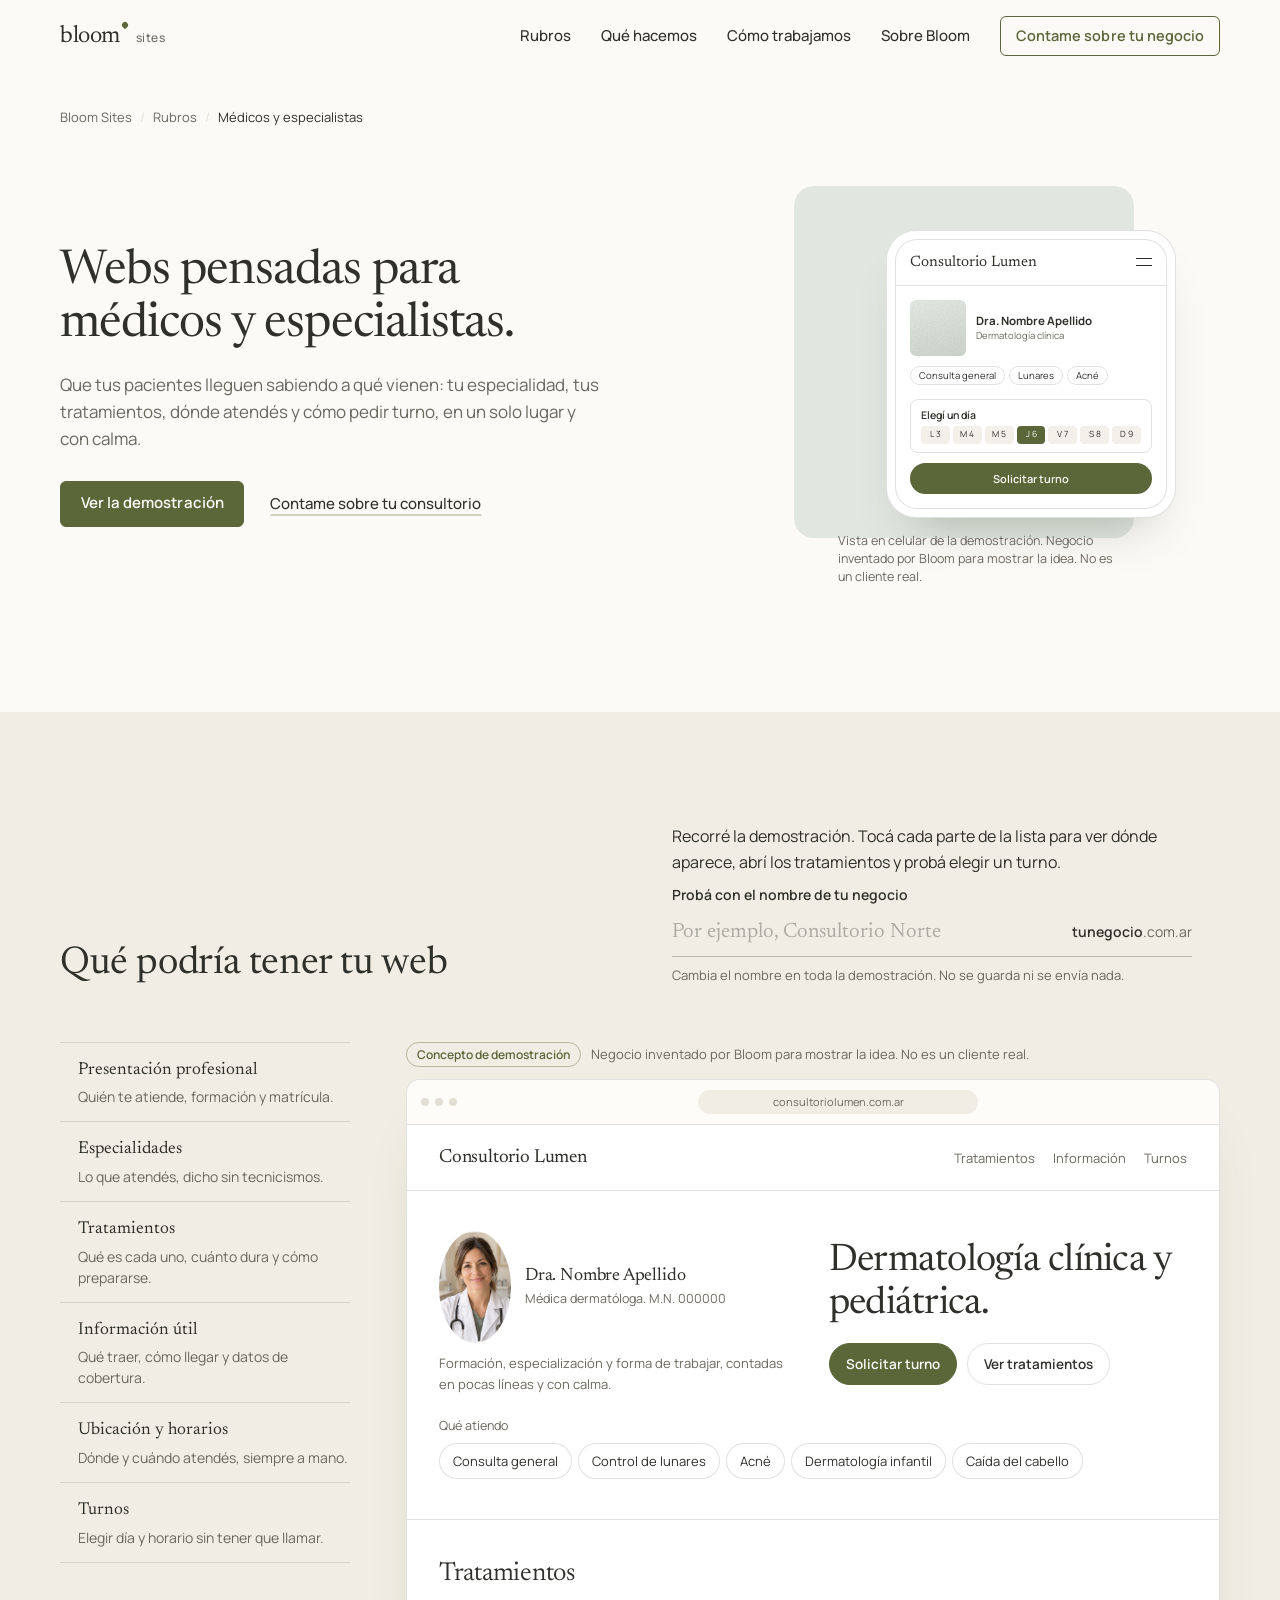
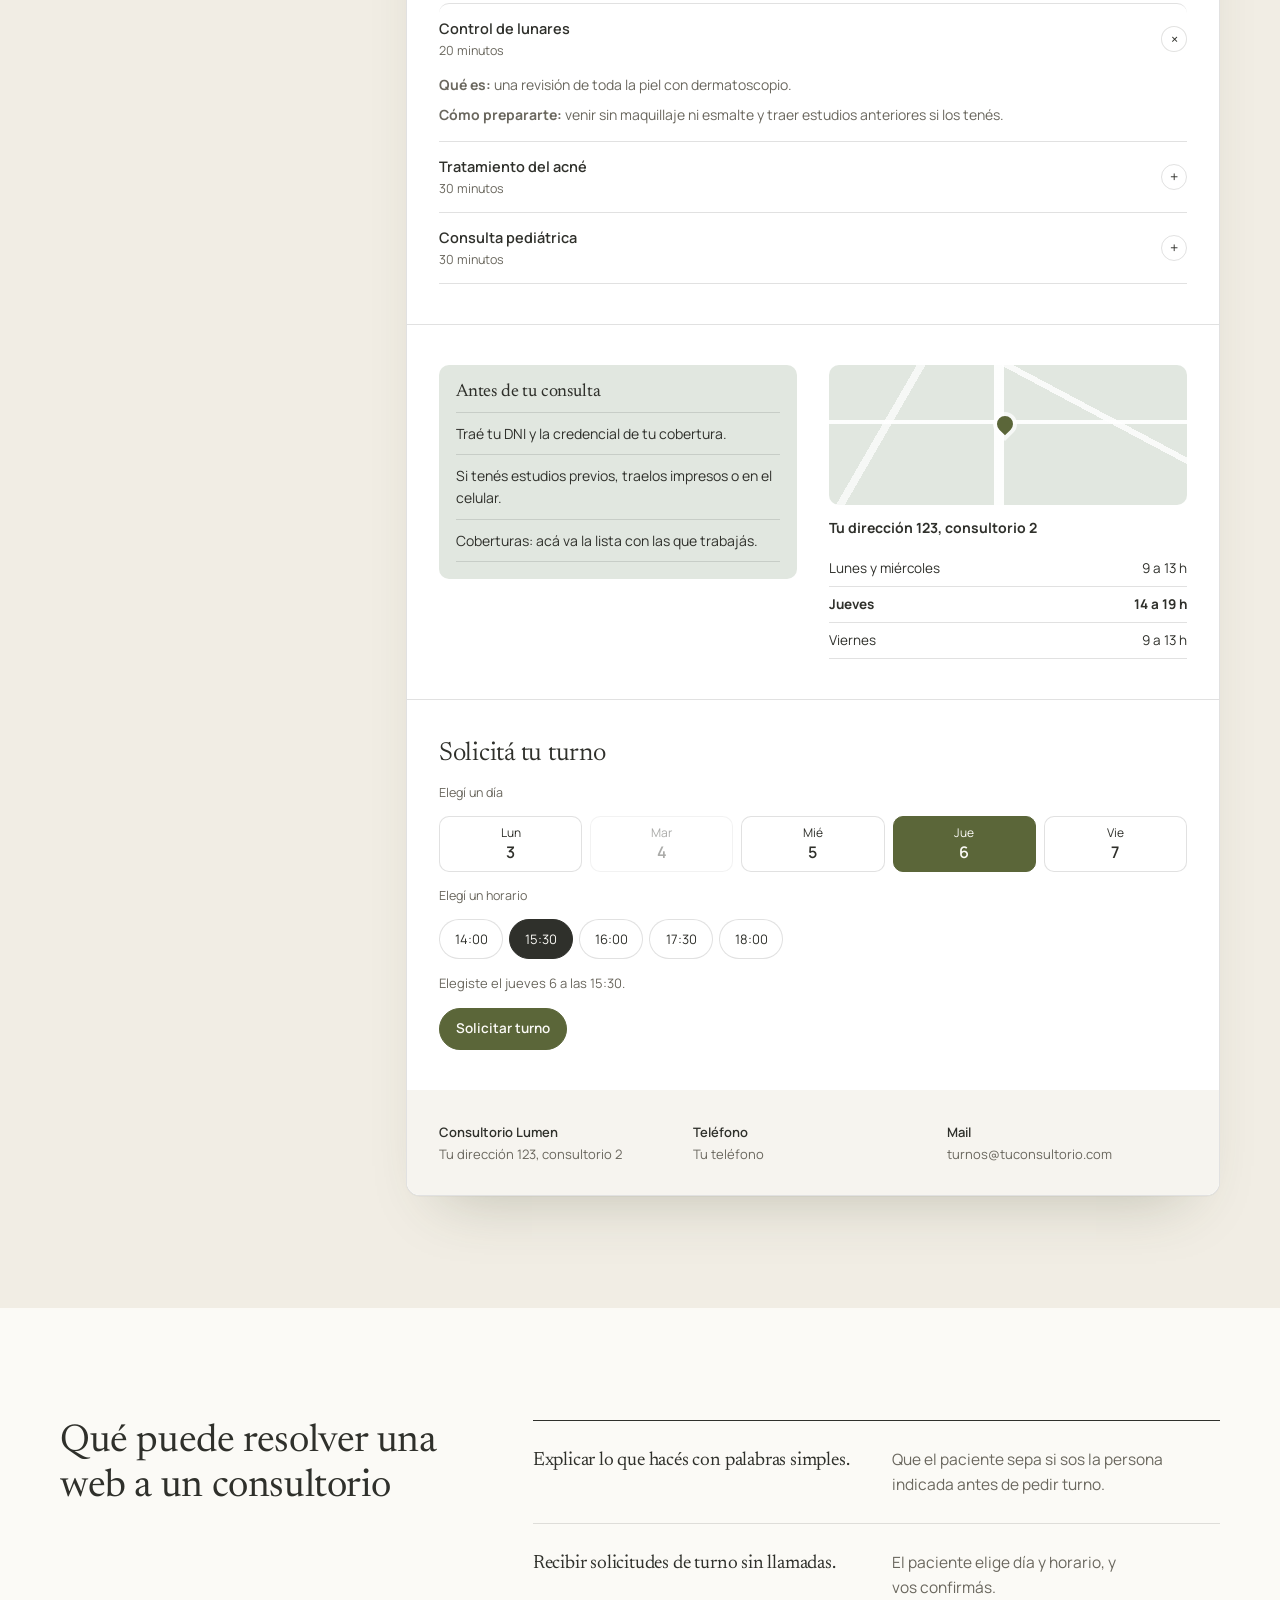
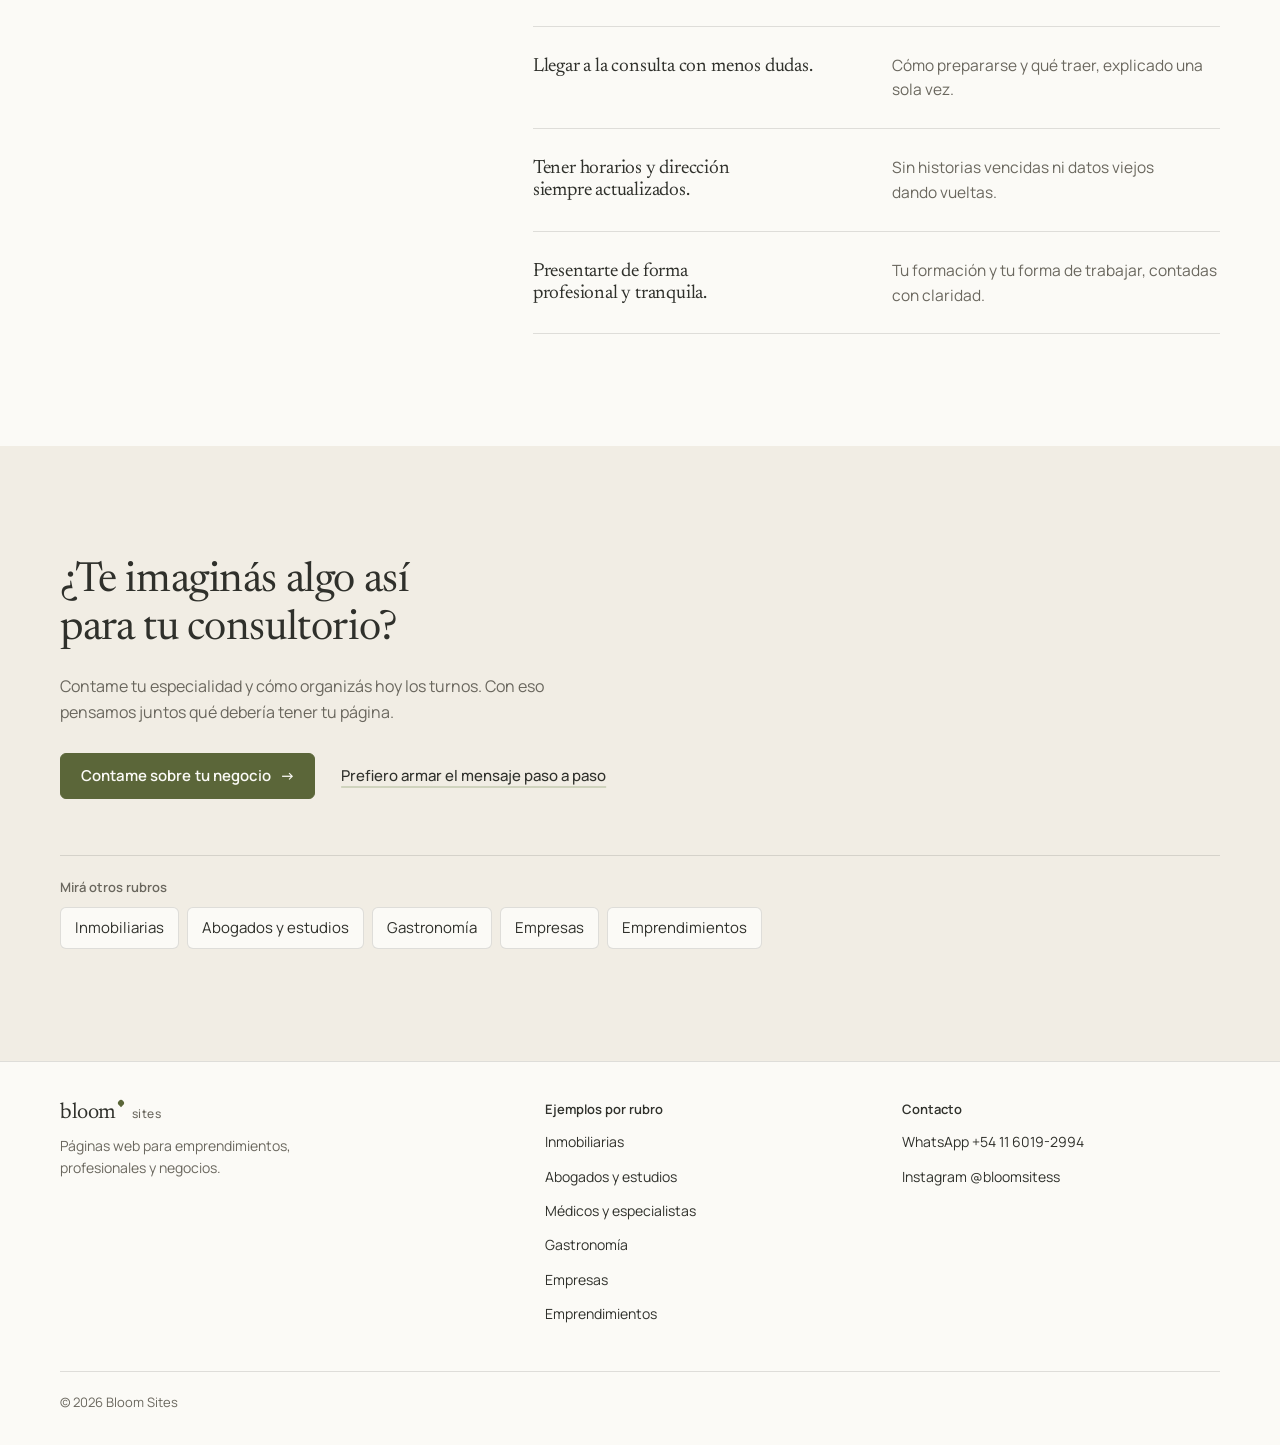
<file: medicos.html>
<!doctype html>
<html lang="es">
<head>
  <meta charset="utf-8">
  <meta name="viewport" content="width=device-width, initial-scale=1, viewport-fit=cover">
  <title>Páginas web para médicos, consultorios y especialistas | Bloom Sites</title>
  <meta name="description" content="Una web para tu consultorio con tu especialidad, tratamientos explicados, ubicación, horarios y solicitud de turnos. Mirá la demostración para médicos y especialistas.">
  <link rel="canonical" href="https://tudominio.com.ar/medicos.html">
  <meta name="robots" content="index, follow">
  <meta name="theme-color" content="#FBFAF6">
  <!-- SEO local: para apuntar a una zona (por ejemplo Buenos Aires o CABA), sumala al title,
       a la description y a "areaServed" del JSON-LD. No se agregó ninguna ubicación a propósito. -->

  <meta property="og:type" content="website">
  <meta property="og:locale" content="es_AR">
  <meta property="og:site_name" content="Bloom Sites">
  <meta property="og:title" content="Páginas web para médicos, consultorios y especialistas | Bloom Sites">
  <meta property="og:description" content="Una web para tu consultorio con tu especialidad, tratamientos explicados, ubicación, horarios y solicitud de turnos. Mirá la demostración para médicos y especialistas.">
  <meta property="og:url" content="https://tudominio.com.ar/medicos.html">
  <meta property="og:image" content="https://tudominio.com.ar/assets/images/og-medicos.png">
  <meta property="og:image:width" content="1200">
  <meta property="og:image:height" content="630">
  <meta name="twitter:card" content="summary_large_image">
  <meta name="twitter:title" content="Páginas web para médicos, consultorios y especialistas | Bloom Sites">
  <meta name="twitter:description" content="Una web para tu consultorio con tu especialidad, tratamientos explicados, ubicación, horarios y solicitud de turnos. Mirá la demostración para médicos y especialistas.">
  <meta name="twitter:image" content="https://tudominio.com.ar/assets/images/og-medicos.png">

  <link rel="icon" href="favicon.ico" sizes="32x32">
  <link rel="icon" href="assets/icons/favicon.svg" type="image/svg+xml">
  <link rel="apple-touch-icon" href="assets/icons/apple-touch-icon.png">
  <link rel="manifest" href="site.webmanifest">

  <link rel="preconnect" href="https://fonts.googleapis.com">
  <link rel="preconnect" href="https://fonts.gstatic.com" crossorigin>
  <link rel="stylesheet" href="https://fonts.googleapis.com/css2?family=Manrope:wght@400..700&family=Newsreader:ital,opsz,wght@0,6..72,300..500;1,6..72,300..500&display=swap">
  <link rel="stylesheet" href="css/style.css">
  <script>document.documentElement.classList.add('js');</script>
  <script type="application/ld+json">
{
  "@context": "https://schema.org",
  "@graph": [
    {
      "@type": "Organization",
      "@id": "https://tudominio.com.ar/#org",
      "name": "Bloom Sites",
      "url": "https://tudominio.com.ar/",
      "logo": "https://tudominio.com.ar/assets/icons/icon-512.png",
      "sameAs": [
        "https://instagram.com/bloomsitess"
      ],
      "contactPoint": {
        "@type": "ContactPoint",
        "telephone": "+54-11-6019-2994",
        "contactType": "customer service",
        "availableLanguage": "es",
        "areaServed": "AR"
      }
    },
    {
      "@type": "WebPage",
      "@id": "https://tudominio.com.ar/medicos.html#webpage",
      "url": "https://tudominio.com.ar/medicos.html",
      "name": "Páginas web para médicos, consultorios y especialistas | Bloom Sites",
      "description": "Una web para tu consultorio con tu especialidad, tratamientos explicados, ubicación, horarios y solicitud de turnos. Mirá la demostración para médicos y especialistas.",
      "inLanguage": "es-AR",
      "isPartOf": {
        "@type": "WebSite",
        "@id": "https://tudominio.com.ar/#website",
        "url": "https://tudominio.com.ar/",
        "name": "Bloom Sites"
      },
      "breadcrumb": {
        "@id": "https://tudominio.com.ar/medicos.html#breadcrumb"
      },
      "mainEntity": {
        "@id": "https://tudominio.com.ar/medicos.html#service"
      }
    },
    {
      "@type": "BreadcrumbList",
      "@id": "https://tudominio.com.ar/medicos.html#breadcrumb",
      "itemListElement": [
        {
          "@type": "ListItem",
          "position": 1,
          "name": "Bloom Sites",
          "item": "https://tudominio.com.ar/"
        },
        {
          "@type": "ListItem",
          "position": 2,
          "name": "Médicos y especialistas",
          "item": "https://tudominio.com.ar/medicos.html"
        }
      ]
    },
    {
      "@type": "Service",
      "@id": "https://tudominio.com.ar/medicos.html#service",
      "name": "Páginas web para médicos y especialistas",
      "serviceType": "Diseño de páginas web",
      "description": "Una web para tu consultorio con tu especialidad, tratamientos explicados, ubicación, horarios y solicitud de turnos. Mirá la demostración para médicos y especialistas.",
      "provider": {
        "@id": "https://tudominio.com.ar/#org"
      },
      "areaServed": {
        "@type": "Country",
        "name": "Argentina"
      },
      "audience": {
        "@type": "BusinessAudience",
        "name": "Médicos y especialistas"
      }
    }
  ]
}
  </script>
</head>
<body class="page-rubro rubro-medicos" style="--tint:#E1E7E0">
  <a class="skip-link" href="#contenido">Saltar al contenido</a>

  <header class="site-header">
    <div class="wrap header-inner">
      <a class="brand" href="index.html" aria-label="Bloom Sites, ir al inicio">
        <span class="brand-word">bloom</span><span class="brand-bud" aria-hidden="true"></span><span class="brand-sub">sites</span>
      </a>
      <button class="nav-toggle" type="button" aria-expanded="false" aria-controls="nav" aria-label="Abrir menú">
        <span class="nav-toggle-lines" aria-hidden="true"></span>
      </button>
      <nav class="nav" id="nav" aria-label="Principal">
        <div class="nav-main">
          <a href="index.html#rubros">Rubros</a>
          <a href="index.html#que-incluye">Qué hacemos</a>
          <a href="index.html#proceso">Cómo trabajamos</a>
          <a href="index.html#sobre">Sobre Bloom</a>
        </div>
        <div class="nav-rubros">
          <p>Ver ejemplos por rubro</p>
          <ul>
            <li><a href="inmobiliarias.html">Inmobiliarias</a></li>
            <li><a href="abogados.html">Abogados y estudios</a></li>
            <li><a href="medicos.html" aria-current="page">Médicos y especialistas</a></li>
            <li><a href="gastronomia.html">Gastronomía</a></li>
            <li><a href="empresas.html">Empresas</a></li>
            <li><a href="emprendimientos.html">Emprendimientos</a></li>
          </ul>
        </div>
        <a class="btn nav-cta" href="index.html#contacto">Contame sobre tu negocio</a>
        <p class="nav-foot">Instagram <a href="https://instagram.com/bloomsitess" target="_blank" rel="noopener">@bloomsitess</a></p>
      </nav>
    </div>
  </header>

  <main id="contenido">
    <section class="r-hero" aria-labelledby="r-title">
      <div class="wrap">
        <nav class="crumbs" aria-label="Ruta de navegación">
          <ol>
            <li><a href="index.html">Bloom Sites</a></li>
            <li><a href="index.html#rubros">Rubros</a></li>
            <li aria-current="page">Médicos y especialistas</li>
          </ol>
        </nav>
        <div class="r-hero-grid">
          <div>
            <h1 id="r-title" data-load>Webs pensadas para médicos y especialistas.</h1>
            <p class="r-lead" data-load style="--d:.12s">Que tus pacientes lleguen sabiendo a qué vienen: tu especialidad, tus tratamientos, dónde atendés y cómo pedir turno, en un solo lugar y con calma.</p>
            <div class="r-actions" data-load style="--d:.22s">
              <a class="btn" href="#demo">Ver la demostración</a>
              <a class="link-quiet" data-wa data-wa-msg="¡Hola! Tengo un consultorio y vi la demostración en la web de Bloom. Quiero información sobre una página web." href="https://wa.me/5491160192994" target="_blank" rel="noopener">Contame sobre tu consultorio</a>
            </div>
          </div>
          <figure class="r-visual" data-load style="--d:.3s">
            <div class="phone r-phone" aria-hidden="true">
              <div class="ps">
                <div class="ps-top"><span class="ps-logo">Consultorio Lumen</span><span class="ps-burger"></span></div>
                <div class="ps-body">
                  <div class="mk-split" style="grid-template-columns:56px 1fr;align-items:center"><div class="ph r-11" style="--ph:#DCE3DC" data-label=""></div><div><b style="font-size:11.5px">Dra. Nombre Apellido</b><span class="mk-s">Dermatología clínica</span></div></div>
                  <div><span class="mk-chip">Consulta general</span><span class="mk-chip">Lunares</span><span class="mk-chip">Acné</span></div>
                  <div class="mk-box"><strong>Elegí un día</strong><div class="mk-cal"><span>L 3</span><span>M 4</span><span>M 5</span><span class="is-on">J 6</span><span>V 7</span><span>S 8</span><span>D 9</span></div></div>
                  <span class="ps-btn">Solicitar turno</span>
                </div>

              </div>
            </div>
            <figcaption class="caption">Vista en celular de la demostración. Negocio inventado por Bloom para mostrar la idea. No es un cliente real.</figcaption>
          </figure>
        </div>
      </div>
    </section>

    <section class="r-demo" id="demo" aria-labelledby="demo-title">
      <div class="wrap">
        <div class="r-demo-head">
          <div>
            <h2 id="demo-title">Qué podría tener tu web</h2>
          </div>
          <div>
            <p>Recorré la demostración. Tocá cada parte de la lista para ver dónde aparece, abrí los tratamientos y probá elegir un turno.</p>
            <div class="name-try">
              <label for="biz-name">Probá con el nombre de tu negocio</label>
              <div class="name-field">
                <input id="biz-name" type="text" maxlength="32" autocomplete="organization" placeholder="Por ejemplo, Consultorio Norte">
                <span class="name-domain" aria-live="polite"><span data-url-preview>tunegocio</span>.com.ar</span>
              </div>
              <p class="name-help">Cambia el nombre en toda la demostración. No se guarda ni se envía nada.</p>
            </div>
            
          </div>
        </div>

        <div class="r-demo-layout">
          <div class="r-feats">
            <ul class="feat-list" aria-label="Partes de la demostración">
            <li><button type="button" class="feat" data-key="perfil" aria-pressed="false" aria-controls="demo-frame">
              <span class="feat-name">Presentación profesional</span><span class="feat-text">Quién te atiende, formación y matrícula.</span>
            </button></li>
            <li><button type="button" class="feat" data-key="especialidades" aria-pressed="false" aria-controls="demo-frame">
              <span class="feat-name">Especialidades</span><span class="feat-text">Lo que atendés, dicho sin tecnicismos.</span>
            </button></li>
            <li><button type="button" class="feat" data-key="tratamientos" aria-pressed="false" aria-controls="demo-frame">
              <span class="feat-name">Tratamientos</span><span class="feat-text">Qué es cada uno, cuánto dura y cómo prepararse.</span>
            </button></li>
            <li><button type="button" class="feat" data-key="info" aria-pressed="false" aria-controls="demo-frame">
              <span class="feat-name">Información útil</span><span class="feat-text">Qué traer, cómo llegar y datos de cobertura.</span>
            </button></li>
            <li><button type="button" class="feat" data-key="ubicacion" aria-pressed="false" aria-controls="demo-frame">
              <span class="feat-name">Ubicación y horarios</span><span class="feat-text">Dónde y cuándo atendés, siempre a mano.</span>
            </button></li>
            <li><button type="button" class="feat" data-key="turnos" aria-pressed="false" aria-controls="demo-frame">
              <span class="feat-name">Turnos</span><span class="feat-text">Elegir día y horario sin tener que llamar.</span>
            </button></li>
            </ul>
            <p class="feat-caption" aria-live="polite"></p>
          </div>
          <div class="r-demo-frame" id="demo-frame">
            <p class="demo-label"><span class="tag">Concepto de demostración</span> Negocio inventado por Bloom para mostrar la idea. No es un cliente real.</p>
            <div class="browser">
              <div class="browser-bar"><span class="dots" aria-hidden="true"><i></i><i></i><i></i></span><span class="url"><span data-url data-default="Consultorio Lumen">consultoriolumen</span>.com.ar</span></div>
              <div class="dm" aria-label="Demostración de una página para médicos y especialistas" role="region">
                <nav class="dm-nav" aria-label="Menú de la demostración">
                  <span class="dm-logo" data-brand data-default="Consultorio Lumen">Consultorio Lumen</span>
                  <div class="dm-links"><a href="#dm-trat">Tratamientos</a><a href="#dm-info">Información</a><a href="#dm-turnos">Turnos</a></div>
                </nav>

                <section class="dm-sec">
                  <div class="dm-split is-center">
                    <div data-part="perfil" class="dm-card" style="gap:10px">
                      <div style="display:grid;grid-template-columns:72px 1fr;gap:14px;align-items:center">
                        <img src="../assets/images/doc.png" alt="Retrato de la profesional" width="112" height="112" style="display:block;width:100%;aspect-ratio:1/1;object-fit:cover;border-radius:50%">
                        <div><h3 class="dm-h3">Dra. Nombre Apellido</h3><span class="dm-small">Médica dermatóloga. M.N. 000000</span></div>
                      </div>
                      <p class="dm-muted">Formación, especialización y forma de trabajar, contadas en pocas líneas y con calma.</p>
                    </div>
                    <div>
                      <p class="dm-h1">Dermatología clínica y pediátrica.</p>
                      <div class="dm-actions"><a class="dm-btn" href="#dm-turnos">Solicitar turno</a><a class="dm-btn is-ghost" href="#dm-trat">Ver tratamientos</a></div>
                    </div>
                  </div>
                  <div data-part="especialidades" style="margin-top:22px">
                    <p class="dm-small" style="margin-bottom:8px">Qué atiendo</p>
                    <div class="dm-chipbar">
                      <span class="dm-chip" style="display:inline-flex;align-items:center">Consulta general</span>
                      <span class="dm-chip" style="display:inline-flex;align-items:center">Control de lunares</span>
                      <span class="dm-chip" style="display:inline-flex;align-items:center">Acné</span>
                      <span class="dm-chip" style="display:inline-flex;align-items:center">Dermatología infantil</span>
                      <span class="dm-chip" style="display:inline-flex;align-items:center">Caída del cabello</span>
                    </div>
                  </div>
                </section>

                <section class="dm-sec" id="dm-trat" aria-label="Tratamientos">
                  <h4 class="dm-h2" style="margin-bottom:14px">Tratamientos</h4>
                  <div class="dm-acc" data-part="tratamientos">
                    <details open>
                      <summary><span>Control de lunares<small>20 minutos</small></span></summary>
                      <div class="dm-acc-body"><p><b>Qué es:</b> una revisión de toda la piel con dermatoscopio.</p><p><b>Cómo prepararte:</b> venir sin maquillaje ni esmalte y traer estudios anteriores si los tenés.</p></div>
                    </details>
                    <details>
                      <summary><span>Tratamiento del acné<small>30 minutos</small></span></summary>
                      <div class="dm-acc-body"><p><b>Qué es:</b> una evaluación y un plan de cuidado adaptado a tu piel.</p><p><b>Cómo prepararte:</b> anotar qué productos usás hoy.</p></div>
                    </details>
                    <details>
                      <summary><span>Consulta pediátrica<small>30 minutos</small></span></summary>
                      <div class="dm-acc-body"><p><b>Qué es:</b> consulta para bebés, chicos y adolescentes.</p><p><b>Cómo prepararte:</b> traer la libreta sanitaria.</p></div>
                    </details>
                  </div>
                </section>

                <section class="dm-sec" id="dm-info" aria-label="Información útil y ubicación">
                  <div class="dm-split">
                    <div class="dm-box dm-soft" data-part="info">
                      <h4 class="dm-h3">Antes de tu consulta</h4>
                      <ul class="dm-list">
                        <li>Traé tu DNI y la credencial de tu cobertura.</li>
                        <li>Si tenés estudios previos, traelos impresos o en el celular.</li>
                        <li>Coberturas: acá va la lista con las que trabajás.</li>
                      </ul>
                    </div>
                    <div data-part="ubicacion" class="dm-card" style="gap:12px">
                      <div class="dm-map" role="img" aria-label="Mapa ilustrativo del consultorio"></div>
                      <p><b>Tu dirección 123, consultorio 2</b></p>
                      <table class="dm-hours">
                        <caption class="sr-only">Horarios de atención</caption>
                        <tr><th scope="row">Lunes y miércoles</th><td>9 a 13 h</td></tr>
                        <tr class="is-today"><th scope="row">Jueves</th><td>14 a 19 h</td></tr>
                        <tr><th scope="row">Viernes</th><td>9 a 13 h</td></tr>
                      </table>
                    </div>
                  </div>
                </section>

                <section class="dm-sec" id="dm-turnos" aria-label="Solicitar turno">
                  <div class="dm-card" data-part="turnos" style="gap:14px">
                    <h4 class="dm-h2">Solicitá tu turno</h4>
                    <p class="dm-small" id="dm-days-label">Elegí un día</p>
                    <div class="dm-days" id="dm-days" data-pick role="group" aria-labelledby="dm-days-label">
                      <button type="button" class="dm-day" aria-pressed="false" aria-label="lunes 3"><span>Lun</span><b>3</b></button>
                      <button type="button" class="dm-day" aria-pressed="false" aria-label="martes 4" disabled><span>Mar</span><b>4</b></button>
                      <button type="button" class="dm-day" aria-pressed="false" aria-label="miércoles 5"><span>Mié</span><b>5</b></button>
                      <button type="button" class="dm-day" aria-pressed="true" aria-label="jueves 6"><span>Jue</span><b>6</b></button>
                      <button type="button" class="dm-day" aria-pressed="false" aria-label="viernes 7"><span>Vie</span><b>7</b></button>
                    </div>
                    <p class="dm-small" id="dm-slots-label">Elegí un horario</p>
                    <div class="dm-slots" id="dm-slots" data-pick role="group" aria-labelledby="dm-slots-label">
                      <button type="button" class="dm-slot" aria-pressed="false">14:00</button>
                      <button type="button" class="dm-slot" aria-pressed="true">15:30</button>
                      <button type="button" class="dm-slot" aria-pressed="false">16:00</button>
                      <button type="button" class="dm-slot" aria-pressed="false">17:30</button>
                      <button type="button" class="dm-slot" aria-pressed="false">18:00</button>
                    </div>
                    <p class="dm-muted" data-turno-summary aria-live="polite"></p>
                    <button type="button" class="dm-btn" data-turno style="justify-self:start">Solicitar turno</button>
                  </div>
                </section>

                <footer class="dm-foot">
                  <div class="dm-foot-grid">
                    <div><b data-brand data-default="Consultorio Lumen">Consultorio Lumen</b>Tu dirección 123, consultorio 2</div>
                    <div><b>Teléfono</b>Tu teléfono</div>
                    <div><b>Mail</b>turnos@tuconsultorio.com</div>
                  </div>
                </footer>

              </div>
            </div>
          </div>
        </div>
      </div>
    </section>

    <section class="r-solves" aria-labelledby="solves-title">
      <div class="wrap r-solves-grid">
        <h2 id="solves-title">Qué puede resolver una web a un consultorio</h2>
        <ul class="solves-list">
          <li><h3>Explicar lo que hacés con palabras simples.</h3><p>Que el paciente sepa si sos la persona indicada antes de pedir turno.</p></li>
          <li><h3>Recibir solicitudes de turno sin llamadas.</h3><p>El paciente elige día y horario, y vos confirmás.</p></li>
          <li><h3>Llegar a la consulta con menos dudas.</h3><p>Cómo prepararse y qué traer, explicado una sola vez.</p></li>
          <li><h3>Tener horarios y dirección siempre actualizados.</h3><p>Sin historias vencidas ni datos viejos dando vueltas.</p></li>
          <li><h3>Presentarte de forma profesional y tranquila.</h3><p>Tu formación y tu forma de trabajar, contadas con claridad.</p></li>
        </ul>
      </div>
    </section>

    <section class="r-cta" aria-labelledby="cta-title">
      <div class="wrap">
        <div class="r-cta-inner">
          <h2 id="cta-title">¿Te imaginás algo así para tu consultorio?</h2>
          <p>Contame tu especialidad y cómo organizás hoy los turnos. Con eso pensamos juntos qué debería tener tu página.</p>
          <div class="r-cta-actions">
            <a class="btn" data-wa data-wa-msg="¡Hola! Tengo un consultorio y vi la demostración en la web de Bloom. Quiero información sobre una página web." href="https://wa.me/5491160192994" target="_blank" rel="noopener">Contame sobre tu negocio <span class="arrow" aria-hidden="true">→</span></a>
            <a class="link-quiet" href="index.html?rubro=medicos#contacto">Prefiero armar el mensaje paso a paso</a>
          </div>
        </div>
        <nav class="other-rubros" aria-labelledby="otros-title">
          <h2 id="otros-title">Mirá otros rubros</h2>
          <ul>
          <li><a href="inmobiliarias.html">Inmobiliarias</a></li>
          <li><a href="abogados.html">Abogados y estudios</a></li>
          <li><a href="gastronomia.html">Gastronomía</a></li>
          <li><a href="empresas.html">Empresas</a></li>
          <li><a href="emprendimientos.html">Emprendimientos</a></li>
          </ul>
        </nav>
      </div>
    </section>
  </main>

  <footer class="site-footer">
    <div class="wrap footer-grid">
      <div class="footer-brand">
        <a class="brand" href="index.html" aria-label="Bloom Sites, ir al inicio">
          <span class="brand-word">bloom</span><span class="brand-bud" aria-hidden="true"></span><span class="brand-sub">sites</span>
        </a>
        <p>Páginas web para emprendimientos, profesionales y negocios.</p>
      </div>
      <nav class="footer-col" aria-label="Rubros">
        <h2>Ejemplos por rubro</h2>
        <ul>
            <li><a href="inmobiliarias.html">Inmobiliarias</a></li>
            <li><a href="abogados.html">Abogados y estudios</a></li>
            <li><a href="medicos.html">Médicos y especialistas</a></li>
            <li><a href="gastronomia.html">Gastronomía</a></li>
            <li><a href="empresas.html">Empresas</a></li>
            <li><a href="emprendimientos.html">Emprendimientos</a></li>
        </ul>
      </nav>
      <div class="footer-col">
        <h2>Contacto</h2>
        <ul>
          <li><a data-wa href="https://wa.me/5491160192994" target="_blank" rel="noopener">WhatsApp +54 11 6019-2994</a></li>
          <li><a href="https://instagram.com/bloomsitess" target="_blank" rel="noopener">Instagram @bloomsitess</a></li>
        </ul>
      </div>
      <p class="footer-copy">© <span data-year>2026</span> Bloom Sites</p>
    </div>
  </footer>

  <div class="toast" id="toast" role="status" aria-live="polite">
    <p></p>
    <button type="button" aria-label="Cerrar aviso">×</button>
  </div>
  <script src="js/script.js" defer></script>
</body>
</html>
</file>
<file: css/style.css>
/* ==========================================================================
   BLOOM SITES — hoja de estilos única (mobile first)
   Todas las reglas base están pensadas para celular (320px en adelante).
   Los cambios para pantallas más grandes van en @media (min-width: ...).

   Índice
   1.  Tokens y base
   2.  Utilidades, botones y aviso (toast)
   3.  Encabezado y menú
   4.  Index: hero
   5.  Piezas de maqueta (browser, teléfono, placeholders, mini maquetas)
   6.  Index: rubros
   7.  Index: ¿y si ya tengo Instagram?
   8.  Index: qué puede tener tu página
   9.  Index: cómo trabajamos
   10. Index: sobre Bloom
   11. Index: contacto
   12. Pie
   13. Rubros: hero y migas de pan
   14. Rubros: recorrido de la demostración
   15. Rubros: componentes de la demostración (.dm)
   16. Rubros: qué puede resolver y cierre
   17. Movimiento reducido
   ========================================================================== */

/* 1. TOKENS Y BASE ------------------------------------------------------- */
:root {
  --paper: #FBFAF6;
  --white: #FFFFFF;
  --linen: #F1EDE4;
  --linen-2: #E6E0D3;
  --sage: #CFD3BD;
  --olive: #5B6639;
  --olive-deep: #3E4628;
  --ink: #2F302B;
  --stone: #6A675E;           /* contraste AA sobre papel y lino */
  --line: rgba(47, 48, 43, .14);

  --serif: "Newsreader", "Iowan Old Style", Georgia, serif;
  --sans: "Manrope", system-ui, -apple-system, "Segoe UI", Roboto, sans-serif;

  --wrap: 1160px;
  --gutter: 20px;
  --section: 72px;
  --header-h: 64px;
  --ease: cubic-bezier(.22, .61, .36, 1);

  --tint: #E6DED0;            /* cada rubro lo redefine en <body> */
  --acc: var(--olive);        /* color de acento de las demostraciones */
}
@media (min-width: 600px) { :root { --gutter: 32px; --section: 88px; } }
@media (min-width: 960px) { :root { --gutter: 56px; --section: 112px; --header-h: 72px; } }

*, *::before, *::after { box-sizing: border-box; }

html {
  -webkit-text-size-adjust: 100%;
  scroll-behavior: smooth;
  scroll-padding-top: calc(var(--header-h) + env(safe-area-inset-top, 0px) + 8px);
}

body {
  margin: 0;
  background: var(--paper);
  color: var(--ink);
  font-family: var(--sans);
  font-size: 16px;
  line-height: 1.6;
  -webkit-font-smoothing: antialiased;
  overflow-x: clip;
}

img, svg { max-width: 100%; display: block; }
a { color: inherit; }
button, input, select, textarea { font: inherit; color: inherit; }
button { cursor: pointer; }

h1, h2, h3, h4 {
  font-family: var(--serif);
  font-weight: 400;
  line-height: 1.15;
  letter-spacing: -0.01em;
  margin: 0;
  text-wrap: balance;
}
h2 { font-size: clamp(1.65rem, 5vw, 2.4rem); }
p { margin: 0; text-wrap: pretty; }
ul, ol { margin: 0; padding: 0; }

:focus-visible { outline: 2px solid var(--olive); outline-offset: 3px; border-radius: 4px; }
::selection { background: var(--sage); color: var(--ink); }

.wrap {
  width: 100%;
  max-width: calc(var(--wrap) + var(--gutter) * 2);
  margin-inline: auto;
  padding-inline: var(--gutter);
}

/* 2. UTILIDADES, BOTONES Y AVISO ---------------------------------------- */
/* Evita que el contenido ancho estire las grillas en mobile */
.hero-grid, .r-hero-grid, .r-demo-layout, .r-demo-head, .rubros-head, .rubros-layout, .svc-layout, .contact-grid, .about-grid { grid-template-columns: minmax(0, 1fr); }
.r-demo-head > *, .r-cta-inner > *, .hero-grid > *, .r-hero-grid > *, .r-demo-layout > *, .rubros-layout > *, .svc-layout > *, .contact-grid > *, .about-grid > *, .dm-split > *, .dm-grid > * { min-width: 0; }

.sr-only {
  position: absolute; width: 1px; height: 1px; padding: 0; margin: -1px;
  overflow: hidden; clip: rect(0 0 0 0); white-space: nowrap; border: 0;
}
.skip-link {
  position: absolute; left: 12px; top: -64px; z-index: 100;
  background: var(--olive-deep); color: var(--paper); padding: 10px 16px; border-radius: 8px; text-decoration: none;
}
.skip-link:focus { top: 12px; }

.btn {
  display: inline-flex; align-items: center; justify-content: center; gap: .55em;
  min-height: 46px; padding: .75em 1.3em;
  border: 1px solid var(--olive); border-radius: 6px;
  background: var(--olive); color: var(--paper);
  font-size: 15px; font-weight: 600; line-height: 1.25; text-align: center; letter-spacing: .005em; text-decoration: none;
  transition: background-color .25s var(--ease), border-color .25s var(--ease), color .25s var(--ease);
}
.btn:hover { background: var(--olive-deep); border-color: var(--olive-deep); }
.btn .arrow { display: inline-block; transition: transform .3s var(--ease); }
.btn:hover .arrow { transform: translateX(4px); }
.btn-outline { background: transparent; color: var(--olive); }
.btn-outline:hover { background: var(--olive); color: var(--paper); }
.btn-small { min-height: 42px; padding: .55em 1.05em; font-size: 14px; }
.btn-block { width: 100%; }

.link-quiet {
  display: inline-block; padding: 6px 0;
  font-size: 15px; font-weight: 500; color: var(--ink);
  text-decoration: underline; text-decoration-color: var(--sage);
  text-decoration-thickness: 1.5px; text-underline-offset: .35em;
  transition: text-decoration-color .25s;
}
.link-quiet:hover { text-decoration-color: var(--olive); }

.caption { font-size: 12.5px; color: var(--stone); line-height: 1.45; }

/* Aparición suave, usada con moderación */
.js [data-reveal] { opacity: 0; transform: translateY(10px); transition: opacity .7s var(--ease), transform .7s var(--ease); }
.js [data-reveal].is-in { opacity: 1; transform: none; }
/* Entrada de los heroes */
.js [data-load] { opacity: 0; transform: translateY(10px); }
.is-loaded [data-load] { opacity: 1; transform: none; transition: opacity .9s var(--ease), transform .9s var(--ease); transition-delay: var(--d, 0s); }

/* Aviso de las demostraciones */
.toast {
  position: fixed; z-index: 80; left: 50%; bottom: calc(16px + env(safe-area-inset-bottom, 0px));
  width: min(92vw, 440px); transform: translate(-50%, 20px);
  background: var(--olive-deep); color: var(--paper);
  border-radius: 16px; padding: 14px 16px 14px 18px;
  display: flex; gap: 12px; align-items: flex-start;
  font-size: 14px; line-height: 1.5;
  box-shadow: 0 20px 40px -20px rgba(30, 34, 20, .5);
  opacity: 0; visibility: hidden;
  transition: opacity .3s var(--ease), transform .3s var(--ease), visibility 0s .3s;
}
.toast.is-on { opacity: 1; visibility: visible; transform: translate(-50%, 0); transition-delay: 0s; }
.toast p { flex: 1; }
.toast button {
  flex: none; width: 32px; height: 32px; margin: -4px -6px 0 0; border: 0; border-radius: 50%;
  background: rgba(255,255,255,.12); color: var(--paper); font-size: 18px; line-height: 1;
}

/* 3. ENCABEZADO Y MENÚ --------------------------------------------------- */
.site-header {
  position: sticky; top: 0; z-index: 50;
  padding-top: env(safe-area-inset-top, 0px);
  border-bottom: 1px solid transparent;
  transition: border-color .3s;
}
/* El desenfoque va en un pseudo-elemento: si estuviera en el header,
   el menú fijo quedaría atrapado dentro de él */
.site-header::before {
  content: ""; position: absolute; inset: 0; z-index: -1;
  background: rgba(251, 250, 246, .92);
  -webkit-backdrop-filter: saturate(1.2) blur(10px);
  backdrop-filter: saturate(1.2) blur(10px);
}
.site-header.is-scrolled { border-bottom-color: var(--line); }
.header-inner { height: var(--header-h); display: flex; align-items: center; justify-content: space-between; gap: 20px; }

.brand { display: inline-flex; align-items: baseline; text-decoration: none; color: var(--ink); position: relative; z-index: 2; }
.brand-word { font-family: var(--serif); font-size: 24px; font-weight: 400; letter-spacing: -0.02em; line-height: 1; }
.brand-bud { width: 6px; height: 6px; border-radius: 50% 50% 50% 0; background: var(--olive); transform: translateY(-14px) rotate(-45deg); margin-left: 2px; }
.brand-sub { font-size: 12px; font-weight: 500; color: var(--stone); margin-left: 8px; letter-spacing: .04em; }

/* Botón hamburguesa (mobile) */
.nav-toggle {
  position: relative; z-index: 2; width: 48px; height: 48px; margin-right: -12px;
  border: 0; background: transparent;
}
.nav-toggle-lines, .nav-toggle-lines::before {
  position: absolute; left: 13px; width: 22px; height: 1.5px; background: var(--ink);
  transition: transform .35s var(--ease), top .35s var(--ease);
}
.nav-toggle-lines { top: 20px; }
.nav-toggle-lines::before { content: ""; left: 0; top: 7px; }
.nav-open .nav-toggle-lines { top: 23.5px; transform: rotate(45deg); }
.nav-open .nav-toggle-lines::before { top: 0; transform: rotate(-90deg); }

/* Menú: panel a pantalla completa en mobile */
.nav {
  position: fixed; inset: 0; z-index: 1;
  display: flex; flex-direction: column; gap: 4px;
  padding: calc(var(--header-h) + env(safe-area-inset-top, 0px) + 24px) var(--gutter) calc(28px + env(safe-area-inset-bottom, 0px));
  background: var(--paper);
  overflow-y: auto;
  opacity: 0; visibility: hidden; transform: translateY(-8px);
  transition: opacity .3s var(--ease), transform .3s var(--ease), visibility 0s .3s;
}
.nav-open .nav { opacity: 1; visibility: visible; transform: none; transition-delay: 0s; }
.nav-open { overflow: hidden; }
.nav-main a {
  display: block; padding: 6px 0;
  font-family: var(--serif); font-size: 1.7rem; font-weight: 400; line-height: 1.3; text-decoration: none; color: var(--ink);
}
.nav-main a[aria-current="page"] { color: var(--olive); }
.nav-rubros { margin-top: 22px; padding-top: 18px; border-top: 1px solid var(--line); }
.nav-rubros p { font-size: 13px; font-weight: 600; color: var(--stone); margin-bottom: 8px; }
.nav-rubros ul { list-style: none; display: grid; grid-template-columns: 1fr 1fr; gap: 2px 16px; }
.nav-rubros a { display: block; padding: 8px 0; font-size: 15px; text-decoration: none; }
.nav-rubros a[aria-current="page"] { color: var(--olive); font-weight: 600; }
.nav-cta { margin-top: 24px; align-self: flex-start; }
.nav-foot { margin-top: auto; padding-top: 24px; font-size: 14px; color: var(--stone); }

@media (min-width: 960px) {
  .nav-toggle { display: none; }
  .nav {
    position: static; inset: auto; padding: 0; background: none; overflow: visible;
    flex-direction: row; align-items: center; gap: 30px;
    opacity: 1; visibility: visible; transform: none; transition: none;
  }
  .nav-main { display: flex; gap: 30px; }
  .nav-main a { font-family: var(--sans); font-size: 15px; font-weight: 500; padding: 4px 0; position: relative; }
  .nav-main a::after {
    content: ""; position: absolute; left: 0; right: 0; bottom: 0; height: 1px; background: var(--olive);
    transform: scaleX(0); transform-origin: left; transition: transform .35s var(--ease);
  }
  .nav-main a:hover::after, .nav-main a[aria-current="page"]::after { transform: scaleX(1); }
  .nav-rubros, .nav-foot { display: none; }
  .nav-cta { margin: 0; min-height: 40px; padding: .5em 1em; background: transparent; color: var(--olive); font-size: 14.5px; }
  .nav-cta:hover { background: var(--olive); color: var(--paper); }
}

/* 4. INDEX: HERO --------------------------------------------------------- */
.hero { padding: 64px 0 72px; border-bottom: 1px solid var(--line); }
.hero-inner { max-width: 760px; margin-inline: auto; text-align: center; }
.hero-title { font-size: clamp(2rem, 7.4vw, 3.3rem); line-height: 1.12; letter-spacing: -0.02em; }
.hero-lead { margin: 22px auto 0; max-width: 34em; font-size: 16.5px; color: var(--stone); }
.hero-actions { display: flex; flex-direction: column; align-items: center; gap: 12px; margin-top: 30px; }
@media (min-width: 600px) {
  .hero-actions { flex-direction: row; justify-content: center; gap: 16px 28px; }
}
@media (min-width: 960px) {
  .hero { padding: 120px 0 128px; }
  .hero-lead { font-size: 17.5px; }
}
.hero {
  background-image: url("../assets/images/header.webp");
  background-size: cover;
  background-position: center;
  background-repeat: no-repeat;
}

/* 5. PIEZAS DE MAQUETA --------------------------------------------------- */
.browser {
  background: var(--white); border: 1px solid var(--line); border-radius: 14px; overflow: hidden;
  box-shadow: 0 1px 0 rgba(47,48,43,.03), 0 34px 60px -34px rgba(62,70,40,.28);
}
.browser-bar { display: flex; align-items: center; gap: 14px; padding: 10px 14px; border-bottom: 1px solid var(--line); background: #FDFCF9; }
.dots { display: inline-flex; gap: 6px; flex: none; }
.dots i { width: 8px; height: 8px; border-radius: 50%; background: #E4DFD4; }
.url {
  flex: 1; min-width: 0; max-width: 280px; margin-inline: auto; text-align: center;
  font-size: 11px; color: var(--stone); background: var(--linen); border-radius: 999px; padding: 3px 12px;
  white-space: nowrap; overflow: hidden; text-overflow: ellipsis;
}

.phone { background: var(--white); border: 1px solid var(--line); border-radius: 26px; padding: 10px 8px 12px; box-shadow: 0 30px 50px -28px rgba(62,70,40,.35); }
.phone-top { display: flex; align-items: center; gap: 8px; font-size: 11px; font-weight: 600; padding: 4px 8px 10px; border-bottom: 1px solid var(--line); }
.phone-avatar { width: 22px; height: 22px; border-radius: 50%; display: grid; place-items: center; background: var(--linen-2); font-family: var(--serif); font-size: 11px; font-weight: 500; }
.phone-chat { background: #F4F2EC; border-radius: 0 0 18px 18px; padding: 14px 8px 10px; display: grid; justify-items: end; }
.msg { background: #E3E8D3; border-radius: 12px 12px 3px 12px; padding: 8px 10px; font-size: 10.5px; line-height: 1.45; max-width: 95%; }
.msg-time { font-size: 9px; color: var(--stone); margin-top: 4px; }

/* Placeholders de imagen. Para reemplazar por fotos, ver README.md */
.ph {
  position: relative; overflow: hidden; border-radius: 6px;
  background-color: var(--ph, #E8E2D5);
  background-image:
    url("data:image/svg+xml,%3Csvg xmlns='http://www.w3.org/2000/svg' width='140' height='140'%3E%3Cfilter id='n'%3E%3CfeTurbulence type='fractalNoise' baseFrequency='.85' numOctaves='2' stitchTiles='stitch'/%3E%3CfeColorMatrix values='0 0 0 0 0 0 0 0 0 0 0 0 0 0 0 0 0 0 .09 0'/%3E%3C/filter%3E%3Crect width='100%25' height='100%25' filter='url(%23n)'/%3E%3C/svg%3E"),
    linear-gradient(165deg, rgba(255,255,255,.45), rgba(255,255,255,0) 55%, rgba(47,48,43,.05));
  transition: background-color .4s var(--ease);
}
.ph::after { content: attr(data-label); position: absolute; left: 8px; bottom: 6px; right: 8px; font: 500 9px/1.25 var(--sans); color: rgba(47,48,43,.55); }
/* Fotos reales: reemplazan a los .ph (ver README, sección "Fotos") */
.photo { display: block; width: 100%; height: auto; object-fit: cover; border-radius: 6px; background: var(--ph, #E8E2D5); }
.photo-fill { position: absolute; inset: 0; width: 100%; height: 100%; object-fit: cover; }
.ph.has-photo::after { display: none; }
.dm-person .photo { border-radius: 50%; }
.ph-linen {
  --ph: #E9E2D4;
  background-image:
    repeating-linear-gradient(90deg, rgba(255,255,255,.18) 0 1px, transparent 1px 4px),
    repeating-linear-gradient(0deg, rgba(47,48,43,.035) 0 1px, transparent 1px 5px),
    linear-gradient(170deg, rgba(255,255,255,.5), rgba(255,255,255,0) 60%, rgba(47,48,43,.06));
}
.r-11 { aspect-ratio: 1; } .r-43 { aspect-ratio: 4 / 3; } .r-34 { aspect-ratio: 3 / 4; }
.r-45 { aspect-ratio: 4 / 5; } .r-169 { aspect-ratio: 16 / 9; } .r-32 { aspect-ratio: 3 / 2; }

/* Mini maquetas (hero del index y vistas previas de rubros) */
.mk { padding: 14px 16px 18px; font-size: 11px; line-height: 1.4; color: var(--ink); display: grid; gap: 12px; align-content: start; background: var(--white); }
.mk-nav { display: flex; align-items: center; gap: 12px; min-width: 0; }
.mk-logo { font-family: var(--serif); font-size: 14px; font-weight: 450; margin-right: auto; white-space: nowrap; overflow: hidden; text-overflow: ellipsis; }
.mk-links { display: flex; gap: 10px; color: var(--stone); font-size: 10px; white-space: nowrap; }
.mk-cart { font-size: 10px; font-weight: 600; white-space: nowrap; }
.mk-s { display: block; font-size: 9.5px; color: var(--stone); line-height: 1.45; }
.mk-display { font-family: var(--serif); font-size: 19px; line-height: 1.12; font-weight: 380; }
.mk-h { font-family: var(--serif); font-size: 15px; line-height: 1.15; }
.mk-btn { display: inline-block; justify-self: start; background: var(--olive); color: var(--paper); font-size: 9.5px; font-weight: 600; padding: 5px 11px; border-radius: 999px; white-space: nowrap; }
.mk-btn.is-ghost { background: transparent; color: var(--ink); border: 1px solid var(--line); }
.mk-actions { display: flex; flex-wrap: wrap; gap: 8px; }
.mk-bars { display: grid; gap: 4px; }
.mk-bars i { display: block; height: 4px; border-radius: 2px; background: #ECE8DF; }
.mk-bars i:nth-child(2) { width: 88%; } .mk-bars i:nth-child(3) { width: 64%; }
.mk-chip { display: inline-block; border: 1px solid var(--line); border-radius: 999px; padding: 2px 8px; font-size: 9.5px; margin: 0 4px 4px 0; white-space: nowrap; }
.mk-chip.is-on { background: var(--ink); color: var(--paper); border-color: var(--ink); }
.mk-box { border: 1px solid var(--line); border-radius: 8px; padding: 8px 10px; display: grid; gap: 3px; }
.mk-box strong { font-weight: 600; font-size: 10.5px; }
.mk-grid2 { display: grid; grid-template-columns: 1fr 1fr; gap: 8px; }
.mk-grid3 { display: grid; grid-template-columns: repeat(3, 1fr); gap: 8px; }
.mk-tile { display: grid; gap: 3px; font-size: 9.5px; }
.mk-tile b { font-weight: 600; }
.mk-split { display: grid; grid-template-columns: 1.15fr 1fr; gap: 10px; align-items: start; }
.mk-announce { background: var(--tint); font-size: 9.5px; text-align: center; padding: 5px; border-radius: 6px; font-weight: 600; }
.mk-areas { display: grid; border-top: 1px solid var(--line); }
.mk-areas p { display: flex; justify-content: space-between; padding: 7px 0; border-bottom: 1px solid var(--line); font-size: 10.5px; }
.mk-areas i { font-style: normal; color: var(--olive); }
.mk-menu { display: grid; gap: 6px; }
.mk-menu p { display: flex; align-items: baseline; gap: 6px; font-size: 10.5px; }
.mk-menu p i { flex: 1; border-bottom: 1px dotted rgba(47,48,43,.3); transform: translateY(-3px); }
.mk-menu b { font-weight: 600; }
.mk-cal { display: grid; grid-template-columns: repeat(7, 1fr); gap: 3px; }
.mk-cal span { font-size: 8.5px; text-align: center; padding: 3px 0; border-radius: 4px; background: #F3F0EA; }
.mk-cal span.is-on { background: var(--olive); color: var(--paper); }
.mk-avatars { display: flex; gap: 6px; }
.mk-avatars span { width: 24px; height: 24px; border-radius: 50%; background: var(--tint); border: 2px solid #fff; }

.mk-hero { padding: 16px 20px 22px; gap: 16px; }
.mk-herosplit { display: grid; grid-template-columns: 1fr 1.05fr; gap: 18px; align-items: center; }
.mk-herotext { display: grid; gap: 12px; }
.mk-hero .mk-display { font-size: clamp(16px, 2.3vw, 27px); }
.mk-products { display: grid; grid-template-columns: repeat(3, 1fr); gap: 12px; }
.mk-products > div { display: grid; gap: 4px; font-size: 10px; }
.mk-products b { font-weight: 600; font-size: 10px; }

/* 6. INDEX: RUBROS ------------------------------------------------------- */
.rubros { padding: var(--section) 0; }
.rubros-head { display: grid; gap: 12px; margin-bottom: 32px; }
.rubros-head p { color: var(--stone); max-width: 34em; }
.rubro-list { list-style: none; border-top: 1px solid var(--ink); }
.rubro-link {
  display: grid; grid-template-columns: minmax(0, 1fr); gap: 2px;
  padding: 18px 0; border-bottom: 1px solid var(--line); text-decoration: none; color: var(--ink);
}
.rubro-name { font-family: var(--serif); font-size: 1.35rem; line-height: 1.25; transition: color .2s; }
.rubro-line { font-size: 15px; color: var(--stone); }
.rubro-go { margin-top: 6px; font-size: 14px; font-weight: 600; color: var(--olive); white-space: nowrap; }
.rubro-go .arrow { display: inline-block; margin-left: .3em; transition: transform .25s var(--ease); }
.rubro-link:hover .rubro-name { color: var(--olive); }
.rubro-link:hover .arrow { transform: translateX(4px); }
.rubros-note { margin-top: 20px; font-size: 14px; color: var(--stone); max-width: 38em; }
@media (min-width: 760px) {
  .rubros-head { grid-template-columns: minmax(0, 1fr) minmax(0, 1fr); gap: 24px 56px; align-items: end; margin-bottom: 44px; }
  .rubro-link { grid-template-columns: minmax(0, 5fr) minmax(0, 7fr) auto; gap: 24px; align-items: baseline; padding: 20px 0; }
  .rubro-go { margin-top: 0; }
}

/* 7. INDEX: INSTAGRAM ---------------------------------------------------- */
.instagram { padding: var(--section) 0; background: var(--linen); }
.ig-head { max-width: 36em; margin-bottom: 32px; }
.ig-head p { margin-top: 14px; color: var(--stone); }
.ig-cols { display: none; }
.ig-rows { list-style: none; border-top: 1px solid var(--ink); }
.ig-rows li { display: grid; gap: 4px; padding: 16px 0; border-bottom: 1px solid var(--line); }
.ig-q { font-size: 15px; color: var(--stone); }
.ig-answer { font-size: 16px; }
@media (min-width: 760px) {
  .ig-cols { display: grid; grid-template-columns: minmax(0, 4fr) minmax(0, 8fr); gap: 24px; font-size: 13px; font-weight: 600; color: var(--stone); padding-bottom: 10px; }
  .ig-rows li { grid-template-columns: minmax(0, 4fr) minmax(0, 8fr); gap: 24px; align-items: baseline; }
}

/* 8. INDEX: QUÉ PUEDE TENER --------------------------------------------- */
.services { padding: var(--section) 0; }
.svc-layout { display: grid; gap: 40px; }
.svc-aside { display: grid; gap: 18px; justify-items: start; }
.svc-aside p { color: var(--stone); max-width: 26em; }
.svc-list { border-top: 1px solid var(--ink); }
.svc-row { border-bottom: 1px solid var(--line); }
.svc-row h3 { font: inherit; text-wrap: initial; }
.svc-trigger { width: 100%; display: grid; grid-template-columns: minmax(0, 1fr) 32px; gap: 2px 18px; text-align: left; background: none; border: 0; padding: 18px 0; }
.svc-name { font-family: var(--serif); font-size: 1.3rem; line-height: 1.25; font-weight: 400; transition: color .25s; }
.svc-line { grid-column: 1; color: var(--stone); font-size: 15px; }
.svc-icon { grid-column: 2; grid-row: 1 / span 2; align-self: center; width: 32px; height: 32px; border: 1px solid var(--line); border-radius: 50%; position: relative; transition: border-color .25s; }
.svc-icon::before, .svc-icon::after { content: ""; position: absolute; left: 50%; top: 50%; width: 10px; height: 1.5px; background: var(--ink); transform: translate(-50%, -50%); transition: transform .35s var(--ease); }
.svc-icon::after { transform: translate(-50%, -50%) rotate(90deg); }
.svc-trigger[aria-expanded="true"] .svc-icon::after { transform: translate(-50%, -50%) rotate(0deg); }
.svc-trigger:hover .svc-name { color: var(--olive); }
.svc-trigger:hover .svc-icon { border-color: var(--olive); }
.svc-panel { display: grid; grid-template-rows: 0fr; transition: grid-template-rows .45s var(--ease); }
.svc-panel.is-open { grid-template-rows: 1fr; }
.svc-inner { overflow: hidden; }
.svc-inner > * + * { margin-top: 18px; }
.svc-panel.is-open .svc-inner { padding-bottom: 26px; }
.svc-inner p { max-width: 36em; }
.note { display: block; margin-top: 10px; font-size: 14px; color: var(--stone); }

@media (min-width: 960px) {
  .svc-layout { grid-template-columns: minmax(0, 4fr) minmax(0, 7fr); gap: 80px; align-items: start; }
  .svc-aside { position: sticky; top: calc(var(--header-h) + 32px); }
}

/* 9. INDEX: CÓMO TRABAJAMOS --------------------------------------------- */
.process { padding: var(--section) 0; }
.process-head { max-width: 38em; margin-bottom: 48px; }
.process-head p { margin-top: 14px; color: var(--stone); }
.steps { --num: 1.5rem; list-style: none; display: grid; gap: 40px; padding-left: 36px; position: relative; }
.steps::before { content: ""; position: absolute; left: 5px; top: 8px; bottom: 8px; width: 1px; background: var(--olive); transform: scaleY(0); transform-origin: top; transition: transform 1.6s var(--ease); }
.steps.is-in::before { transform: scaleY(1); }
.steps li { position: relative; }
.step-num { display: block; font-family: var(--serif); font-size: var(--num); line-height: 1; color: var(--olive); margin-bottom: 8px; }
.step-dot { position: absolute; left: -36px; top: 10px; width: 11px; height: 11px; border-radius: 50%; background: var(--paper); border: 1.5px solid var(--olive); z-index: 1; }
.steps h3 { font-size: 1.2rem; margin-bottom: 6px; }
.steps p { color: var(--stone); font-size: 15.5px; }
.steps .step-you { margin-top: 12px; font-size: 14px; color: var(--ink); }
.step-you span { color: var(--olive); font-weight: 600; }
.js .steps .step-dot { transform: scale(0); transition: transform .5s var(--ease); }
.steps.is-in .step-dot { transform: scale(1); }
.steps.is-in li:nth-child(2) .step-dot { transition-delay: .4s; }
.steps.is-in li:nth-child(3) .step-dot { transition-delay: .8s; }
.steps.is-in li:nth-child(4) .step-dot { transition-delay: 1.2s; }

@media (min-width: 960px) {
  .process-head { margin-bottom: 56px; }
  .steps { --num: 1.6rem; grid-template-columns: repeat(4, 1fr); gap: 32px; padding-left: 0; }
  .steps::before { left: 0; right: 0; top: calc(var(--num) + 12px + 5px); bottom: auto; width: auto; height: 1px; transform: scaleX(0); transform-origin: left; }
  .steps.is-in::before { transform: scaleX(1); }
  .step-num { margin-bottom: 0; }
  .step-dot { position: relative; left: auto; top: auto; display: block; margin: 12px 0 26px; }
}

/* 10. INDEX: SOBRE BLOOM ------------------------------------------------- */
.about { background: var(--linen); padding: var(--section) 0; }
.about-quote { margin: 0 0 44px; }
.about-quote p { max-width: 24em; font-family: var(--serif); font-size: clamp(1.4rem, 4.6vw, 2.1rem); line-height: 1.3; letter-spacing: -0.01em; }
.about-grid { display: grid; gap: 40px; }
.about-text { display: grid; gap: 14px; max-width: 32em; }
.about-text p:last-child { color: var(--stone); }
.person { display: grid; gap: 18px; max-width: 520px; }
.person .ph { max-width: 200px; }
.person-text h3 { font-size: 1.25rem; margin-bottom: 6px; }
.person-text p { color: var(--stone); font-size: 15.5px; }
.person.is-placeholder { border: 1px dashed rgba(91,102,57,.5); border-radius: 18px; padding: 16px; }
@media (min-width: 520px) { .person { grid-template-columns: 160px 1fr; align-items: end; gap: 24px; } .person .ph { max-width: none; } }
@media (min-width: 900px) {
  .about-quote { margin-bottom: 56px; }
  .about-grid { grid-template-columns: 1fr 1fr; gap: 96px; }

}

/* 11. INDEX: CONTACTO ---------------------------------------------------- */
.contact { padding: var(--section) 0; }
.contact-grid { display: grid; gap: 40px; }
.contact-copy h2 { font-size: clamp(1.8rem, 6vw, 2.8rem); line-height: 1.12; }
.contact-copy > p { margin-top: 14px; color: var(--stone); max-width: 24em; }
.contact-direct { list-style: none; margin-top: 32px; border-top: 1px solid var(--line); max-width: 380px; }
.contact-direct li { display: flex; justify-content: space-between; align-items: center; gap: 16px; border-bottom: 1px solid var(--line); font-size: 15px; }
.contact-direct span { color: var(--stone); }
.contact-direct a { font-weight: 600; text-decoration: none; padding: 14px 0; }
.contact-direct a:hover { color: var(--olive); }

.composer { background: var(--white); border: 1px solid var(--line); border-radius: 10px; padding: 20px 16px; display: grid; gap: 24px; }
.composer fieldset { border: 0; margin: 0; padding: 0; min-width: 0; }
.composer legend, .composer-name label { font-family: var(--serif); font-size: 1.15rem; padding: 0; margin-bottom: 10px; display: block; }
.optional { font-family: var(--sans); font-size: 13px; color: var(--stone); }
.chips { display: flex; flex-wrap: wrap; gap: 8px; }
.chip { position: relative; cursor: pointer; }
.chip input { position: absolute; opacity: 0; inset: 0; margin: 0; cursor: pointer; }
.chip span { display: inline-flex; align-items: center; min-height: 40px; padding: 6px 14px; border: 1px solid var(--line); border-radius: 6px; font-size: 14.5px; transition: background-color .2s, border-color .2s, color .2s; }
.chip:hover span { border-color: var(--olive); }
.chip input:checked + span { background: var(--olive); border-color: var(--olive); color: var(--paper); }
.chip input:focus-visible + span { outline: 2px solid var(--olive); outline-offset: 2px; }
.composer-name input { width: 100%; min-height: 44px; border: 0; border-bottom: 1px solid var(--line); padding: 8px 0; background: transparent; outline: 0; font-size: 16px; transition: border-color .25s; }
.composer-name input:focus { border-color: var(--olive); }
.composer-preview { background: #F4F2EC; border-radius: 16px; padding: 14px; }
.composer-label { display: block; font-size: 12.5px; color: var(--stone); margin-bottom: 10px; }
.bubble-out { padding: 10px 14px; background: #E3E8D3; border: 0; border-radius: 16px 16px 4px 16px; margin-left: auto; max-width: 92%; width: fit-content; font-size: 15px; line-height: 1.5; justify-self: end; display: block; }
@media (min-width: 600px) { .composer { padding: 32px; } }
@media (min-width: 900px) { .contact-grid { grid-template-columns: minmax(0, 5fr) minmax(0, 6fr); gap: 96px; align-items: start; } }

/* 12. PIE ---------------------------------------------------------------- */
.site-footer { border-top: 1px solid var(--line); padding: 40px 0 calc(32px + env(safe-area-inset-bottom, 0px)); font-size: 14px; color: var(--stone); }
.footer-grid { display: grid; gap: 28px; }
.footer-brand p { margin-top: 10px; max-width: 22em; }
.footer-brand .brand-word { font-size: 22px; }
.footer-brand .brand-bud { transform: translateY(-12px) rotate(-45deg); }
.footer-col h2 { font-family: var(--sans); font-size: 13px; font-weight: 600; letter-spacing: 0; color: var(--ink); margin-bottom: 8px; }
.footer-col ul { list-style: none; display: grid; }
.footer-col a { display: inline-block; padding: 6px 0; text-decoration: none; color: var(--ink); }
.footer-col a:hover { color: var(--olive); }
.footer-copy { padding-top: 20px; border-top: 1px solid var(--line); font-size: 13px; }
@media (min-width: 760px) {
  .footer-grid { grid-template-columns: 1.4fr 1fr 1fr; gap: 40px; }
  .footer-copy { grid-column: 1 / -1; }
}

/* 13. RUBROS: HERO Y MIGAS ----------------------------------------------- */

.crumbs ol { list-style: none; display: flex; flex-wrap: wrap; align-items: center; gap: 4px 8px; font-size: 13px; color: var(--stone); }
.crumbs li + li::before { content: "/"; margin-right: 8px; color: var(--linen-2); }
.crumbs a { text-decoration: none; padding: 6px 0; display: inline-block; }
.crumbs a:hover { color: var(--olive); }
.crumbs [aria-current] { color: var(--ink); }

.r-hero { padding: 16px 0 56px; overflow: clip; }
.r-hero-grid { display: grid; gap: 40px; margin-top: 20px; }
.r-hero h1 { font-size: clamp(1.9rem, 7vw, 3rem); line-height: 1.12; letter-spacing: -0.02em; }
.r-lead { margin-top: 18px; max-width: 32em; font-size: 16.5px; color: var(--stone); }
.r-actions { display: flex; flex-direction: column; align-items: flex-start; gap: 12px; margin-top: 28px; }

.r-visual { position: relative; padding: 24px 0 0 20px; }
.r-visual::before {
  content: ""; position: absolute; inset: 0 12% 12% 0; background: var(--tint); border-radius: 20px;
}
.r-phone { position: relative; width: min(260px, 82%); margin-left: 6%; padding: 8px; border-radius: 30px; }
.r-phone .ps { border-radius: 22px; overflow: hidden; border: 1px solid var(--line); }
.r-visual .caption { position: relative; margin-top: 14px; max-width: 22em; }

.ps { background: var(--white); font-size: 11px; line-height: 1.4; }
.ps-top { display: flex; justify-content: space-between; align-items: center; padding: 12px 14px; border-bottom: 1px solid var(--line); }
.ps-logo { font-family: var(--serif); font-size: 15px; }
.ps-burger { width: 16px; height: 8px; border-top: 1.5px solid var(--ink); border-bottom: 1.5px solid var(--ink); }
.ps-body { padding: 14px; display: grid; gap: 10px; }
.ps-title { font-family: var(--serif); font-size: 19px; line-height: 1.12; }
.ps-btn { display: block; text-align: center; background: var(--acc); color: var(--paper); border-radius: 999px; padding: 8px; font-weight: 600; font-size: 11px; }
.ps-row { display: flex; justify-content: space-between; gap: 8px; font-size: 10.5px; }
.ps-row b { font-weight: 600; }

@media (min-width: 600px) {
  .r-actions { flex-direction: row; align-items: center; gap: 16px 26px; }
}
@media (min-width: 960px) {
  .r-hero { padding: 28px 0 110px; }
  .r-hero-grid { grid-template-columns: minmax(0, 1.15fr) minmax(0, .85fr); gap: 64px; align-items: center; margin-top: 36px; }
  .r-lead { font-size: 17px; }
  .r-visual { padding: 44px 0 0 44px; }
  .r-phone { width: 290px; margin-left: 14%; }
}

/* 14. RUBROS: RECORRIDO DE LA DEMOSTRACIÓN ------------------------------- */
.r-demo { background: var(--linen); padding: var(--section) 0; }
.r-demo-head { display: grid; gap: 16px; margin-bottom: 32px; }
.r-demo-head > p { color: var(--stone); max-width: 34em; }

.name-try { max-width: 520px; margin-top: 8px; }
.name-try label { display: block; font-size: 14px; font-weight: 600; margin-bottom: 4px; }
.name-field { display: flex; align-items: baseline; flex-wrap: wrap; gap: 4px 14px; border-bottom: 1px solid rgba(47,48,43,.3); transition: border-color .25s; }
.name-field:focus-within { border-color: var(--olive); }
.name-field input { flex: 1 1 200px; min-width: 0; min-height: 46px; background: transparent; border: 0; outline: 0; font-family: var(--serif); font-size: 1.3rem; font-weight: 400; padding: 4px 0; }
.name-field input::placeholder { color: rgba(47,48,43,.35); }
.name-domain { font-size: 14px; color: var(--stone); padding-bottom: 8px; }
.name-domain span { color: var(--ink); font-weight: 600; }
.name-help { margin-top: 8px; font-size: 13px; color: var(--stone); }

.variant-try { margin-top: 8px; }
.variant-try p { font-size: 14px; font-weight: 600; margin-bottom: 8px; }

.r-demo-layout { display: grid; gap: 0; }

/* Lista de lo que puede tener: chips fijos arriba en mobile */
.r-feats {
  position: sticky; top: calc(var(--header-h) + env(safe-area-inset-top, 0px)); z-index: 5;
  margin-inline: calc(-1 * var(--gutter)); padding: 10px var(--gutter) 12px;
  background: rgba(241, 237, 228, .96);
  -webkit-backdrop-filter: blur(8px); backdrop-filter: blur(8px);
  border-bottom: 1px solid var(--line);
}
.feat-list { list-style: none; display: flex; gap: 8px; overflow-x: auto; scrollbar-width: none; margin-inline: calc(-1 * var(--gutter)); padding-inline: var(--gutter); scroll-padding-inline: var(--gutter); }
.feat-list::-webkit-scrollbar { display: none; }
.feat {
  flex: none; display: inline-flex; align-items: center; min-height: 40px; padding: 6px 14px;
  border: 1px solid var(--line); border-radius: 999px; background: var(--paper); text-align: left;
  transition: background-color .2s, color .2s, border-color .2s;
}
.feat-name { font-size: 14.5px; font-weight: 600; white-space: nowrap; }
.feat-text { display: none; }
.feat.is-lit { background: var(--olive); color: var(--paper); border-color: var(--olive); }
.feat-caption { margin-top: 10px; font-size: 14px; color: var(--stone); min-height: 2.9em; }
.feat-caption b { color: var(--ink); }

.r-demo-frame { margin-top: 20px; margin-inline: calc(var(--gutter) * -0.5); }
.demo-label { display: flex; flex-wrap: wrap; gap: 6px 10px; align-items: center; margin: 0 calc(var(--gutter) * .5) 12px; font-size: 13px; color: var(--stone); }
.demo-label .tag { font-size: 12px; font-weight: 600; color: var(--olive); border: 1px solid rgba(91,102,57,.4); border-radius: 999px; padding: 2px 10px; }

@media (min-width: 600px) { .r-demo-frame { margin-inline: 0; } .demo-label { margin-inline: 0; } }
@media (min-width: 1000px) {
  .r-demo-head { grid-template-columns: minmax(0, 1fr) minmax(0, 1fr); gap: 24px 64px; align-items: end; margin-bottom: 56px; }
  .r-demo-layout { grid-template-columns: 290px minmax(0, 1fr); gap: 56px; align-items: start; }
  .r-feats { top: calc(var(--header-h) + 28px); margin: 0; padding: 0; background: none; backdrop-filter: none; -webkit-backdrop-filter: none; border: 0; }
  .feat-list { display: grid; gap: 0; overflow: visible; margin: 0; padding: 0; border-top: 1px solid var(--line); }
  .feat {
    display: grid; gap: 2px; width: 100%; min-height: 0; padding: 14px 0 14px 18px;
    border: 0; border-bottom: 1px solid var(--line); border-radius: 0; background: none; position: relative;
  }
  .feat::before { content: ""; position: absolute; left: 0; top: 21px; width: 7px; height: 7px; border-radius: 50% 50% 50% 0; background: var(--olive); transform: rotate(-45deg) scale(0); transition: transform .3s var(--ease); }
  .feat-name { font-family: var(--serif); font-size: 1.08rem; font-weight: 400; white-space: normal; transition: color .2s; }
  .feat-text { display: block; font-size: 14px; line-height: 1.5; color: var(--stone); }
  .feat:hover .feat-name { color: var(--olive); }
  .feat.is-lit { background: none; color: var(--ink); }
  .feat.is-lit::before { transform: rotate(-45deg) scale(1); }
  .feat.is-lit .feat-name { color: var(--olive); }
  .feat-caption { display: none; }
  .r-demo-frame { margin-top: 0; }
}

/* 15. RUBROS: COMPONENTES DE LA DEMOSTRACIÓN ----------------------------- */
/* La demo usa container queries: se acomoda al ancho del marco, no al de la pantalla.
   Por eso en un celular se ve como una web mobile y en escritorio como una de escritorio. */
.dm { container-type: inline-size; background: var(--white); color: var(--ink); font-size: 14px; line-height: 1.55; }
.dm a { text-decoration: none; }
.dm [data-part] { border-radius: 10px; transition: opacity .3s var(--ease), box-shadow .3s var(--ease); scroll-margin-top: calc(var(--header-h) + 140px); }
.dm.is-focusing [data-part] { opacity: .28; }
.dm.is-focusing [data-part].is-lit { opacity: 1; box-shadow: 0 0 0 3px var(--white), 0 0 0 4.5px var(--olive); }

.dm-announce { background: var(--tint); text-align: center; font-size: 12.5px; font-weight: 600; padding: 8px 14px; border-radius: 0 !important; }
.dm-nav { display: flex; flex-wrap: wrap; align-items: center; gap: 8px 16px; padding: 14px 16px; border-bottom: 1px solid var(--line); }
.dm-logo { font-family: var(--serif); font-size: 19px; font-weight: 420; letter-spacing: -0.01em; margin-right: auto; max-width: 70%; overflow: hidden; text-overflow: ellipsis; white-space: nowrap; }
.dm-links { order: 3; width: 100%; display: flex; gap: 18px; overflow-x: auto; scrollbar-width: none; font-size: 13px; color: var(--stone); }
.dm-links::-webkit-scrollbar { display: none; }
.dm-links a { white-space: nowrap; padding: 4px 0; }
.dm-links a:hover { color: var(--ink); }
.dm-cartbtn { font-size: 13px; font-weight: 600; border: 1px solid var(--line); background: var(--white); border-radius: 999px; padding: 6px 12px; min-height: 36px; white-space: nowrap; }
.dm-cartbtn b { display: inline-grid; place-items: center; min-width: 20px; height: 20px; border-radius: 10px; background: var(--acc); color: var(--paper); font-size: 11px; margin-left: 4px; }

.dm-sec { padding: 24px 16px; border-top: 1px solid var(--line); }
.dm-sec:first-of-type { border-top: 0; }
.dm-sec-head { display: flex; flex-wrap: wrap; justify-content: space-between; align-items: baseline; gap: 8px 16px; margin-bottom: 16px; }
.dm-h1 { font-family: var(--serif); font-size: clamp(24px, 6cqi, 38px); line-height: 1.12; font-weight: 400; letter-spacing: -0.02em; }
.dm-h2 { font-family: var(--serif); font-size: clamp(20px, 3.6cqi, 26px); line-height: 1.12; font-weight: 380; }
.dm-h3 { font-family: var(--serif); font-size: 18px; line-height: 1.2; font-weight: 420; }
.dm-lead { color: var(--stone); font-size: 15px; margin-top: 10px; max-width: 34em; }
.dm-muted { color: var(--stone); font-size: 13px; }
.dm-small { font-size: 12.5px; color: var(--stone); }
.dm-price { font-weight: 700; font-size: 15px; }

.dm-btn {
  display: inline-flex; align-items: center; justify-content: center; gap: .4em; min-height: 42px;
  padding: 9px 16px; border-radius: 999px; border: 1px solid var(--acc); background: var(--acc); color: var(--paper);
  font-size: 13.5px; font-weight: 600; transition: filter .2s, background-color .2s;
}
.dm-btn:hover { filter: brightness(.92); }
.dm-btn.is-ghost { background: transparent; color: var(--ink); border-color: var(--line); }
.dm-btn.is-ghost:hover { border-color: var(--acc); filter: none; }
.dm-btn.is-small { min-height: 34px; padding: 5px 12px; font-size: 12.5px; }
.dm-actions { display: flex; flex-wrap: wrap; gap: 10px; margin-top: 18px; }

.dm-chipbar { display: flex; flex-wrap: wrap; gap: 6px; }
.dm-chip {
  min-height: 36px; padding: 5px 13px; border-radius: 999px; border: 1px solid var(--line); background: var(--white);
  font-size: 13px; transition: background-color .2s, color .2s, border-color .2s;
}
.dm-chip:hover { border-color: var(--acc); }
.dm-chip[aria-pressed="true"], .dm-chip[aria-selected="true"] { background: var(--ink); border-color: var(--ink); color: var(--paper); }
.dm-filter-label { font-size: 12px; color: var(--stone); margin: 0 4px 6px 0; width: 100%; }

.dm-grid { display: grid; gap: 16px; grid-template-columns: 1fr; }
.dm-grid.is-2 { grid-template-columns: 1fr 1fr; gap: 12px; }
.dm-split { display: grid; gap: 18px; }
.dm-card { display: grid; gap: 6px; align-content: start; }
.dm-card[hidden] { display: none; }
.dm-card-btn { display: grid; gap: 6px; text-align: left; background: none; border: 0; padding: 0; border-radius: 10px; }
.dm-card-btn:hover .ph { filter: brightness(.97); }
.dm-card-btn[aria-pressed="true"] .ph { box-shadow: 0 0 0 2px var(--acc); }
.dm-card-title { font-weight: 600; font-size: 14px; }
.dm-meta { display: flex; flex-wrap: wrap; gap: 4px 12px; font-size: 12.5px; color: var(--stone); }
.dm-box { border: 1px solid var(--line); border-radius: 12px; padding: 16px; display: grid; gap: 8px; align-content: start; }
.dm-soft { background: var(--tint); border-color: transparent; }
.dm-empty { font-size: 13px; color: var(--stone); padding: 12px 0; }

.dm-thumbs { display: grid; grid-template-columns: repeat(4, 1fr); gap: 6px; margin-top: 6px; }
.dm-thumb { aspect-ratio: 1; border: 0; padding: 0; border-radius: 6px; background: var(--ph, var(--tint)); opacity: .75; transition: opacity .2s, box-shadow .2s; }
.dm-thumb[aria-pressed="true"] { opacity: 1; box-shadow: 0 0 0 2px var(--acc); }
.dm-facts { display: grid; grid-template-columns: repeat(2, 1fr); gap: 8px; margin: 6px 0; }
.dm-facts div { background: #F6F4EF; border-radius: 8px; padding: 8px 10px; }
.dm-facts dt { font-size: 11.5px; color: var(--stone); }
.dm-facts dd { margin: 0; font-weight: 600; font-size: 14px; }

.dm-map {
  height: 140px; border-radius: 10px; position: relative;
  background:
    linear-gradient(90deg, transparent 46%, rgba(255,255,255,.95) 46% 49%, transparent 49%),
    linear-gradient(0deg, transparent 58%, rgba(255,255,255,.95) 58% 61%, transparent 61%),
    linear-gradient(28deg, transparent 70%, rgba(255,255,255,.8) 70% 72%, transparent 72%),
    linear-gradient(120deg, transparent 20%, rgba(255,255,255,.7) 20% 22%, transparent 22%),
    var(--tint);
}
.dm-map::after { content: ""; position: absolute; left: 47%; top: 36%; width: 16px; height: 16px; border-radius: 50% 50% 50% 0; transform: rotate(-45deg); background: var(--acc); box-shadow: 0 0 0 4px rgba(255,255,255,.7); }

.dm-list { list-style: none; display: grid; }
.dm-list li { display: flex; justify-content: space-between; gap: 12px; padding: 10px 0; border-bottom: 1px solid var(--line); font-size: 14px; }
.dm-list li:first-child { border-top: 1px solid var(--line); }

.dm-hours { width: 100%; border-collapse: collapse; font-size: 13.5px; }
.dm-hours th, .dm-hours td { text-align: left; padding: 7px 0; border-bottom: 1px solid var(--line); font-weight: 400; }
.dm-hours td { text-align: right; }
.dm-hours tr.is-today th, .dm-hours tr.is-today td { font-weight: 700; }
.dm-open { display: inline-flex; align-items: center; gap: 8px; font-size: 13px; font-weight: 600; background: var(--tint); border-radius: 999px; padding: 5px 12px; }
.dm-open::before { content: ""; width: 7px; height: 7px; border-radius: 50%; background: var(--acc); }

.dm-acc { border-top: 1px solid var(--line); }
.dm-acc details { border-bottom: 1px solid var(--line); }
.dm-acc summary { list-style: none; cursor: pointer; display: flex; justify-content: space-between; align-items: center; gap: 12px; padding: 14px 0; font-weight: 600; font-size: 14.5px; min-height: 48px; }
.dm-acc summary::-webkit-details-marker { display: none; }
.dm-acc summary::after { content: "+"; flex: none; width: 26px; height: 26px; display: grid; place-items: center; border: 1px solid var(--line); border-radius: 50%; font-weight: 400; transition: transform .3s var(--ease); }
.dm-acc details[open] summary::after { transform: rotate(45deg); }
.dm-acc summary small { display: block; font-weight: 400; color: var(--stone); font-size: 12.5px; }
.dm-acc .dm-acc-body { padding: 0 0 16px; color: var(--stone); font-size: 14px; display: grid; gap: 8px; }

.dm-form { display: grid; gap: 12px; }
.dm-field { display: grid; gap: 4px; font-size: 12.5px; color: var(--stone); }
.dm-field input, .dm-field select, .dm-field textarea {
  width: 100%; min-height: 44px; border: 1px solid var(--line); border-radius: 10px; background: var(--white);
  padding: 9px 12px; font-size: 16px; color: var(--ink);
}
.dm-field textarea { min-height: 88px; resize: vertical; }
.dm-field input:focus, .dm-field select:focus, .dm-field textarea:focus { outline: 2px solid var(--acc); outline-offset: 0; border-color: transparent; }
.dm-row { display: grid; gap: 12px; }

.dm-days { display: grid; grid-template-columns: repeat(5, 1fr); gap: 6px; }
.dm-day { min-height: 56px; border: 1px solid var(--line); background: var(--white); border-radius: 10px; font-size: 12px; line-height: 1.2; display: grid; place-content: center; gap: 2px; }
.dm-day b { font-size: 16px; font-weight: 600; }
.dm-day[aria-pressed="true"] { background: var(--acc); color: var(--paper); border-color: var(--acc); }
.dm-day:disabled { opacity: .4; cursor: not-allowed; }
.dm-slots { display: flex; flex-wrap: wrap; gap: 6px; }
.dm-slot { min-height: 40px; min-width: 64px; border: 1px solid var(--line); background: var(--white); border-radius: 999px; font-size: 13px; }
.dm-slot[aria-pressed="true"] { background: var(--ink); color: var(--paper); border-color: var(--ink); }
.dm-slot:disabled { opacity: .45; text-decoration: line-through; cursor: not-allowed; }

.dm-tabs { display: flex; gap: 6px; overflow-x: auto; scrollbar-width: none; margin-bottom: 14px; }
.dm-tabs::-webkit-scrollbar { display: none; }
.dm-tab { flex: none; min-height: 38px; padding: 6px 14px; border: 1px solid var(--line); border-radius: 999px; background: var(--white); font-size: 13.5px; }
.dm-tab[aria-selected="true"] { background: var(--ink); color: var(--paper); border-color: var(--ink); }
.dm-panel[hidden] { display: none; }

.dm-menu { list-style: none; display: grid; }
.dm-menu li { display: grid; grid-template-columns: 1fr auto; gap: 2px 14px; align-items: center; padding: 12px 0; border-bottom: 1px solid var(--line); }
.dm-menu li:first-child { border-top: 1px solid var(--line); }
.dm-menu .dm-dish { font-weight: 600; }
.dm-menu .dm-desc { grid-column: 1; font-size: 12.5px; color: var(--stone); }
.dm-menu .dm-menu-side { grid-column: 2; grid-row: 1 / span 2; display: grid; justify-items: end; gap: 4px; }

.dm-swatches { display: flex; gap: 6px; }
.dm-swatch { width: 24px; height: 24px; border-radius: 50%; border: 2px solid var(--white); box-shadow: 0 0 0 1px var(--line); padding: 0; background: var(--c); }
.dm-swatch[aria-pressed="true"] { box-shadow: 0 0 0 1.5px var(--ink); }

.dm-cart { background: #F6F4EF; border-radius: 14px; padding: 16px; display: grid; gap: 12px; }
.dm-cart-items { list-style: none; display: grid; }
.dm-cart-items li { display: grid; grid-template-columns: 1fr auto auto; gap: 8px; align-items: center; padding: 8px 0; border-bottom: 1px solid var(--line); font-size: 13.5px; }
.dm-qty { display: inline-flex; align-items: center; border: 1px solid var(--line); border-radius: 999px; background: var(--white); }
.dm-qty button { width: 32px; height: 32px; border: 0; background: none; font-size: 16px; }
.dm-qty span { min-width: 20px; text-align: center; font-size: 13px; }
.dm-total { display: flex; justify-content: space-between; font-weight: 700; }
.dm-wa { background: #E3E8D3; border-radius: 14px 14px 4px 14px; padding: 10px 12px; font-size: 13px; line-height: 1.5; white-space: pre-line; margin-left: auto; max-width: 92%; }

.dm-team { display: grid; grid-template-columns: repeat(2, 1fr); gap: 14px; }
.dm-person { display: grid; gap: 6px; font-size: 13px; }
.dm-person .ph { border-radius: 50%; }
.dm-person b { font-weight: 600; }
.dm-timeline { list-style: none; display: grid; gap: 14px; border-left: 1px solid var(--line); padding-left: 16px; }
.dm-timeline li { position: relative; font-size: 13.5px; }
.dm-timeline li::before { content: ""; position: absolute; left: -20.5px; top: 6px; width: 8px; height: 8px; border-radius: 50%; background: var(--acc); }
.dm-timeline b { display: block; font-family: var(--serif); font-size: 17px; font-weight: 420; }

.dm-steps { list-style: none; display: grid; gap: 10px; counter-reset: dmstep; }
.dm-steps li { counter-increment: dmstep; display: grid; grid-template-columns: 30px 1fr; gap: 10px; font-size: 13.5px; }
.dm-steps li::before { content: counter(dmstep); width: 28px; height: 28px; border-radius: 50%; display: grid; place-items: center; background: var(--tint); font-weight: 700; font-size: 12.5px; }

.dm-foot { background: #F6F4EF; padding: 24px 16px; display: grid; gap: 16px; font-size: 13px; color: var(--stone); }
.dm-foot b { color: var(--ink); display: block; font-weight: 600; margin-bottom: 2px; }
.dm-foot-grid { display: grid; gap: 14px; }

@container (min-width: 520px) {
  .dm-grid.is-2-md { grid-template-columns: 1fr 1fr; }
  .dm-grid.is-3 { grid-template-columns: 1fr 1fr; }
  .dm-row { grid-template-columns: 1fr 1fr; }
  .dm-team { grid-template-columns: repeat(4, 1fr); }
  .dm-foot-grid { grid-template-columns: repeat(3, 1fr); }
  .dm-days { gap: 8px; }
}
@container (min-width: 700px) {
  .dm-nav { flex-wrap: nowrap; padding: 18px 32px; }
  .dm-links { order: 0; width: auto; overflow: visible; }
  .dm-sec { padding: 40px 32px; }
  .dm-foot { padding: 32px; }
  .dm-grid.is-3 { grid-template-columns: repeat(3, 1fr); gap: 20px; }
  .dm-split { grid-template-columns: 1fr 1fr; gap: 32px; align-items: start; }
  .dm-split.is-wide { grid-template-columns: 1.3fr 1fr; }
  .dm-split.is-center { align-items: center; }
}

/* Detalles por rubro dentro de la demo */
.rubro-gastronomia .dm .dm-h1, .rubro-gastronomia .dm .dm-h2 { font-style: italic; font-weight: 340; }
.rubro-abogados .dm .dm-h1 { font-weight: 330; }
.rubro-belleza .dm .dm-h1, .rubro-belleza .dm .dm-h2 { font-style: italic; font-weight: 340; }
.rubro-espacios .dm .dm-h1 { font-family: var(--sans); font-weight: 600; letter-spacing: -0.03em; }
.rubro-empresas .dm .dm-h1 { font-family: var(--sans); font-weight: 600; letter-spacing: -0.03em; }

/* 16. RUBROS: QUÉ PUEDE RESOLVER Y CIERRE -------------------------------- */
.r-solves { padding: var(--section) 0; }
.r-solves h2 { max-width: 14em; margin-bottom: 36px; }
.solves-list { list-style: none; border-top: 1px solid var(--ink); }
.solves-list li { display: grid; gap: 6px; padding: 20px 0; border-bottom: 1px solid var(--line); }
.solves-list h3 { font-size: 1.2rem; }
.solves-list p { color: var(--stone); font-size: 15.5px; max-width: 34em; }
@media (min-width: 900px) {
  .r-solves-grid { display: grid; grid-template-columns: minmax(0, 4fr) minmax(0, 7fr); gap: 80px; align-items: start; }
  .r-solves h2 { position: sticky; top: calc(var(--header-h) + 32px); }
  .solves-list li { grid-template-columns: minmax(0, 1fr) minmax(0, 1fr); gap: 32px; align-items: baseline; padding: 26px 0; }
}

.r-cta { background: var(--linen); padding: var(--section) 0; }
.r-cta-inner { display: grid; gap: 20px; justify-items: start; }
.r-cta h2 { font-size: clamp(1.7rem, 6vw, 2.6rem); max-width: 16em; }
.r-cta-inner > p { color: var(--stone); max-width: 32em; }
.r-cta-actions { display: flex; flex-direction: column; align-items: flex-start; gap: 12px; margin-top: 8px; }
.other-rubros { margin-top: 56px; padding-top: 24px; border-top: 1px solid var(--line); }
.other-rubros h2 { font-family: var(--sans); font-size: 13px; font-weight: 600; letter-spacing: 0; color: var(--stone); margin-bottom: 12px; }
.other-rubros ul { list-style: none; display: flex; flex-wrap: wrap; gap: 8px; }
.other-rubros a { display: inline-flex; align-items: center; min-height: 42px; padding: 6px 14px; border: 1px solid var(--line); border-radius: 6px; text-decoration: none; font-size: 15px; background: var(--paper); transition: border-color .2s, color .2s; }
.other-rubros a:hover { border-color: var(--olive); color: var(--olive); }
@media (min-width: 600px) { .r-cta-actions { flex-direction: row; align-items: center; gap: 16px 26px; } }

/* 17. MOVIMIENTO REDUCIDO ------------------------------------------------ */
@media (prefers-reduced-motion: reduce) {
  html { scroll-behavior: auto; }
  *, *::before, *::after { transition-duration: .01ms !important; transition-delay: 0s !important; animation: none !important; }
  .js [data-reveal], .js [data-load], .js .steps .step-dot { opacity: 1 !important; transform: none !important; }
  .steps::before { transform: none !important; }
}
</file>
